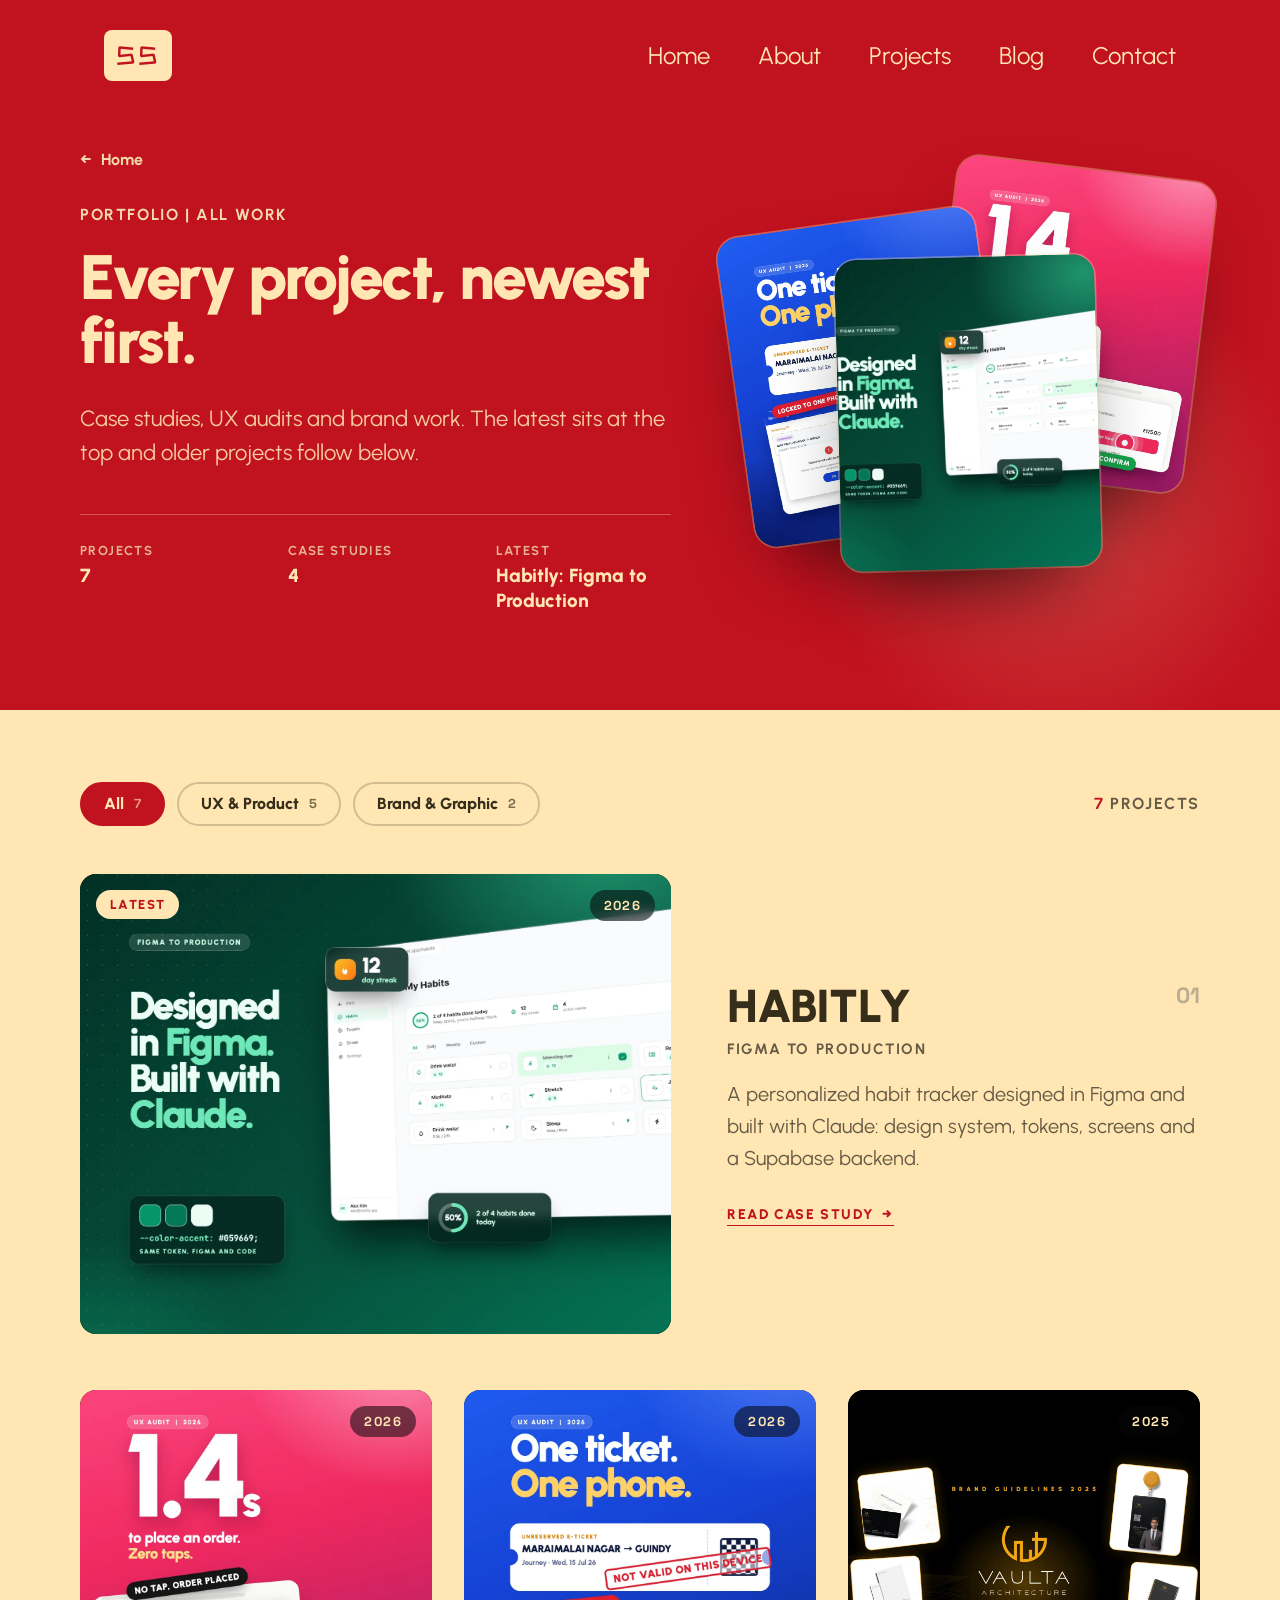
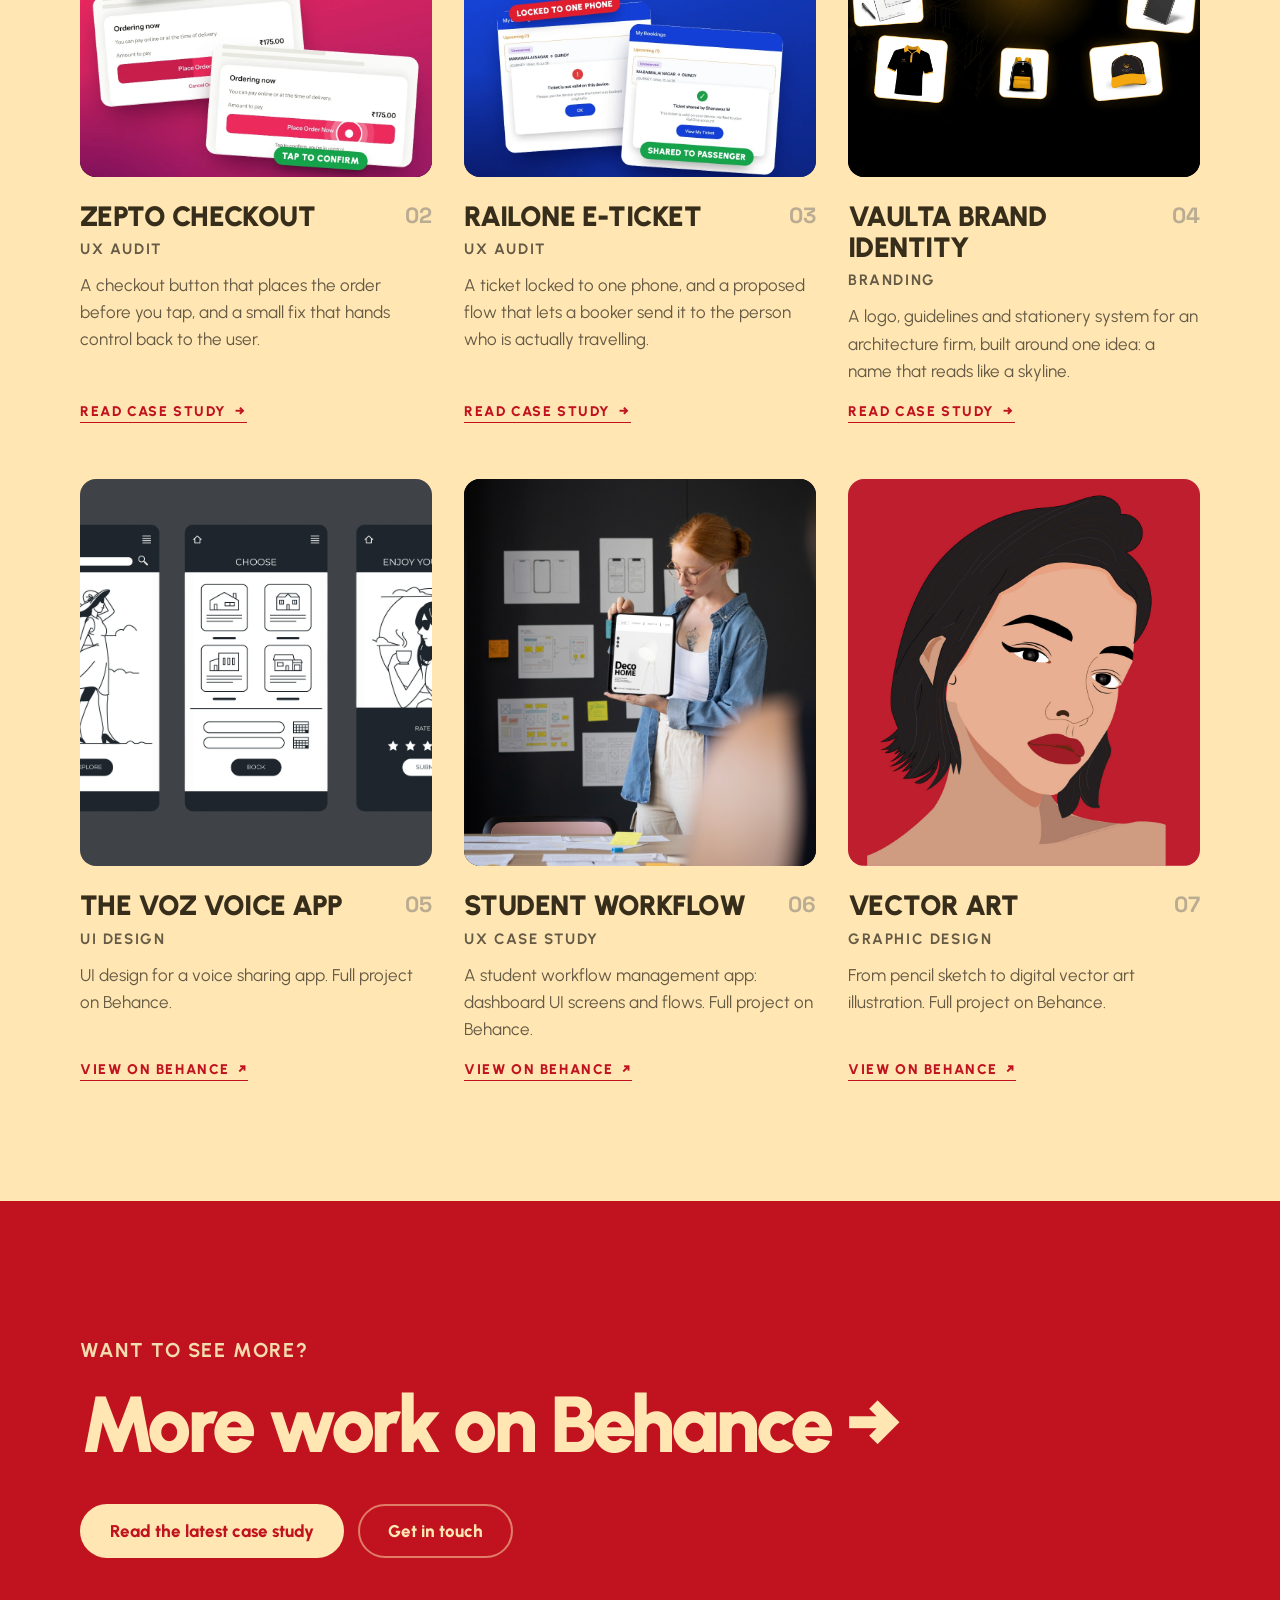
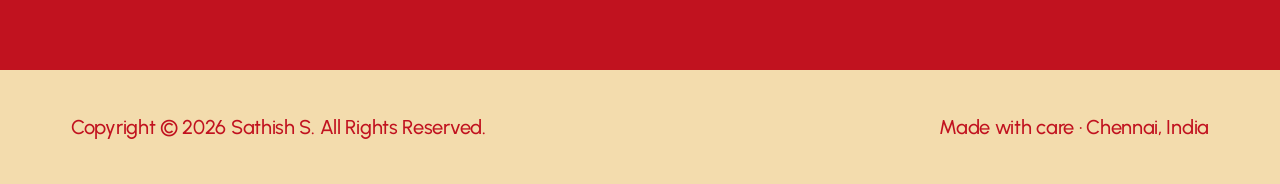
<file: portfolio.html>
<!DOCTYPE html>
<html lang="en">
<head>
  <meta charset="UTF-8" />
  <meta name="viewport" content="width=device-width, initial-scale=1.0" />
  <title>Portfolio: UX/UI Case Studies &amp; Brand Work | Sathish S</title>
  <meta name="description" content="All work by Sathish Sachithanandam, UX/UI designer in Chennai: 4 on-site case studies plus UI, branding and graphic design projects, newest first." />
  <meta name="author" content="Sathish Sachithanandam" />
  <meta name="robots" content="index, follow" />
  <link rel="canonical" href="https://www.uxbysathish.com/portfolio.html" />
  <meta property="og:locale" content="en_IN" />
  <meta property="og:type" content="website" />
  <meta property="og:title" content="Portfolio: UX/UI Case Studies &amp; Brand Work | Sathish S" />
  <meta property="og:description" content="All work by Sathish Sachithanandam, UX/UI designer in Chennai: 4 on-site case studies plus UI, branding and graphic design projects, newest first." />
  <meta property="og:url" content="https://www.uxbysathish.com/portfolio.html" />
  <meta property="og:image" content="https://www.uxbysathish.com/assets/case-studies/habitly/og.jpg" />
  <meta property="og:site_name" content="Sathish Sachithanandam, Portfolio" />
  <meta name="twitter:card" content="summary_large_image" />
  <meta name="twitter:title" content="Portfolio: UX/UI Case Studies &amp; Brand Work | Sathish S" />
  <meta name="twitter:description" content="All work by Sathish Sachithanandam, UX/UI designer in Chennai: 4 on-site case studies plus UI, branding and graphic design projects, newest first." />
  <meta name="twitter:image" content="https://www.uxbysathish.com/assets/case-studies/habitly/og.jpg" />
  <meta name="twitter:site" content="@im_super18" />
  <link rel="icon" href="/favicon.ico" sizes="any" />
  <link rel="icon" type="image/png" sizes="512x512" href="assets/images/favicon-avatar.png" />
  <link rel="apple-touch-icon" sizes="180x180" href="assets/images/favicon-avatar.png" />
  <link rel="preconnect" href="https://fonts.googleapis.com" />
  <link rel="preconnect" href="https://fonts.gstatic.com" crossorigin />
  <link href="https://fonts.googleapis.com/css2?family=Urbanist:ital,wght@0,300;0,400;0,500;0,600;0,700;0,800;0,900;1,400;1,600&family=Oswald:wght@400;700&family=Space+Grotesk:wght@500;700&family=Epilogue:wght@900&family=ZCOOL+KuaiLe&display=swap" rel="stylesheet" />
  <link rel="stylesheet" href="style.css?v=115" />
  <link rel="stylesheet" href="case-study.css?v=5" />
  <link rel="stylesheet" href="portfolio.css?v=1" />
  <script type="application/ld+json">[{"@context":"https://schema.org","@type":"CollectionPage","name":"Portfolio: UX/UI Case Studies & Brand Work | Sathish S","description":"All work by Sathish Sachithanandam, UX/UI designer in Chennai: 4 on-site case studies plus UI, branding and graphic design projects, newest first.","url":"https://www.uxbysathish.com/portfolio.html","inLanguage":"en","author":{"@type":"Person","name":"Sathish Sachithanandam","url":"https://www.uxbysathish.com"},"isPartOf":{"@type":"WebSite","name":"Sathish Sachithanandam Portfolio","url":"https://www.uxbysathish.com"},"mainEntity":{"@type":"ItemList","itemListElement":[{"@type":"ListItem","position":1,"name":"Habitly: Figma to Production","url":"https://www.uxbysathish.com/case-studies/habitly.html"},{"@type":"ListItem","position":2,"name":"Zepto Checkout UX Audit","url":"https://www.uxbysathish.com/case-studies/zepto.html"},{"@type":"ListItem","position":3,"name":"RailOne E-Ticket UX Audit","url":"https://www.uxbysathish.com/case-studies/railone.html"},{"@type":"ListItem","position":4,"name":"Vaulta Brand Identity","url":"https://www.uxbysathish.com/case-studies/vaulta.html"},{"@type":"ListItem","position":5,"name":"THE VOZ VOICE APP","url":"https://www.behance.net/gallery/144832357/The-Voz-Voice-Sharing-App"},{"@type":"ListItem","position":6,"name":"STUDENT WORKFLOW","url":"https://www.behance.net/gallery/137708693/Student-Work-Flow-Management"},{"@type":"ListItem","position":7,"name":"VECTOR ART","url":"https://www.behance.net/gallery/128060379/Pencil-Sketch-To-Digital-Art"}]}},{"@context":"https://schema.org","@type":"BreadcrumbList","itemListElement":[{"@type":"ListItem","position":1,"name":"Home","item":"https://www.uxbysathish.com/"},{"@type":"ListItem","position":2,"name":"Portfolio","item":"https://www.uxbysathish.com/portfolio.html"}]}]</script>
  <script type="text/javascript">
      (function(c,l,a,r,i,t,y){
          c[a]=c[a]||function(){(c[a].q=c[a].q||[]).push(arguments)};
          t=l.createElement(r);t.async=1;t.src="https://www.clarity.ms/tag/"+i;
          y=l.getElementsByTagName(r)[0];y.parentNode.insertBefore(t,y);
      })(window, document, "clarity", "script", "xpxjy56sfj");
  </script>
</head>
<body class="cs-page pf-page">
  <a class="skip-to-main" href="#main">Skip to main content</a>
  <nav class="navbar">
      <div class="navbar-inner">
        <a class="logo" href="index.html" aria-label="Sathish S, Home">SS</a>
        <button class="hamburger" aria-label="Menu" aria-expanded="false">
          <span></span><span></span><span></span>
        </button>
        <ul class="nav-links">
          <li><a href="index.html#home">Home</a></li>
          <li><a href="index.html#about">About</a></li>
          <li><a href="portfolio.html" aria-current="page">Projects</a></li>
          <li><a href="index.html#blog">Blog</a></li>
          <li><a href="index.html#contact">Contact</a></li>
        </ul>
      </div>
    </nav>
  <main id="main">
    <header class="cs-hero">
      <div class="cs-wrap">
        <div class="cs-hero-grid">
          <div class="cs-hero-copy">
            <a class="cs-back" href="index.html"><span aria-hidden="true">&larr;</span> Home</a>
            <p class="cs-eyebrow">PORTFOLIO | ALL WORK</p>
            <h1 class="cs-title">Every project, newest first.</h1>
            <p class="cs-lede">Case studies, UX audits and brand work. The latest sits at the top and older projects follow below.</p>
            <dl class="cs-meta">
              <div><dt>Projects</dt><dd>7</dd></div>
              <div><dt>Case studies</dt><dd>4</dd></div>
              <div><dt>Latest</dt><dd>Habitly: Figma to Production</dd></div>
            </dl>
          </div>
          <div class="pf-fan" aria-hidden="false"><img class="f1" src="assets/images/proj-habitly.webp" alt="Habitly case study cover: designed in Figma, built with Claude, shown beside a tilted Habitly app window" /><img class="f2" src="assets/images/proj-zepto.webp" alt="" aria-hidden="true" /><img class="f3" src="assets/images/proj-railone.webp" alt="" aria-hidden="true" /></div>
        </div>
      </div>
    </header>

    <section class="pf-sec">
      <div class="cs-wrap">
        <div class="pf-bar">
          <div class="pf-chips" role="group" aria-label="Filter projects">
          <button class="pf-chip" type="button" data-filter="all" aria-pressed="true">All <span>7</span></button>
          <button class="pf-chip" type="button" data-filter="ux" aria-pressed="false">UX &amp; Product <span>5</span></button>
          <button class="pf-chip" type="button" data-filter="brand" aria-pressed="false">Brand &amp; Graphic <span>2</span></button>
          </div>
          <p class="pf-count" aria-live="polite"><b id="pf-n">7</b> projects</p>
        </div>
        <div class="pf-grid" id="pf-grid">
        <article class="pf-card pf-featured" data-cat="ux">
          <a class="pf-link" href="case-studies/habitly.html">
            <div class="pf-img proj-dark">
              <img src="assets/images/proj-habitly.webp" alt="Habitly case study cover: designed in Figma, built with Claude, shown beside a tilted Habitly app window" loading="eager" />
              <span class="pf-badge">LATEST</span><span class="pf-year">2026</span>
            </div>
            <div class="pf-body">
              <div class="pf-top">
                <div>
                  <h2 class="pf-name">HABITLY</h2>
                  <p class="pf-type">FIGMA TO PRODUCTION</p>
                </div>
                <span class="pf-num">01</span>
              </div>
              <p class="pf-sum">A personalized habit tracker designed in Figma and built with Claude: design system, tokens, screens and a Supabase backend.</p>
              <span class="pf-cta">READ CASE STUDY <span aria-hidden="true">&rarr;</span></span>
            </div>
          </a>
        </article>

        <article class="pf-card" data-cat="ux">
          <a class="pf-link" href="case-studies/zepto.html">
            <div class="pf-img proj-dark">
              <img src="assets/images/proj-zepto.webp" alt="Zepto checkout UX audit cover: 1.4 seconds to place an order, zero taps" loading="eager" />
              <span class="pf-year">2026</span>
            </div>
            <div class="pf-body">
              <div class="pf-top">
                <div>
                  <h2 class="pf-name">ZEPTO CHECKOUT</h2>
                  <p class="pf-type">UX AUDIT</p>
                </div>
                <span class="pf-num">02</span>
              </div>
              <p class="pf-sum">A checkout button that places the order before you tap, and a small fix that hands control back to the user.</p>
              <span class="pf-cta">READ CASE STUDY <span aria-hidden="true">&rarr;</span></span>
            </div>
          </a>
        </article>

        <article class="pf-card" data-cat="ux">
          <a class="pf-link" href="case-studies/railone.html">
            <div class="pf-img proj-dark-gray">
              <img src="assets/images/proj-railone.webp" alt="RailOne e-ticket UX audit cover: one ticket, one phone, with a ticket stamped not valid on this device" loading="eager" />
              <span class="pf-year">2026</span>
            </div>
            <div class="pf-body">
              <div class="pf-top">
                <div>
                  <h2 class="pf-name">RAILONE E-TICKET</h2>
                  <p class="pf-type">UX AUDIT</p>
                </div>
                <span class="pf-num">03</span>
              </div>
              <p class="pf-sum">A ticket locked to one phone, and a proposed flow that lets a booker send it to the person who is actually travelling.</p>
              <span class="pf-cta">READ CASE STUDY <span aria-hidden="true">&rarr;</span></span>
            </div>
          </a>
        </article>

        <article class="pf-card" data-cat="brand">
          <a class="pf-link" href="case-studies/vaulta.html">
            <div class="pf-img proj-dark">
              <img src="assets/images/proj-vaulta.webp" alt="Vaulta Architecture brand identity cover: the logo surrounded by business card, ID, letterhead, notebook, polo, cap and backpack" loading="lazy" />
              <span class="pf-year">2025</span>
            </div>
            <div class="pf-body">
              <div class="pf-top">
                <div>
                  <h2 class="pf-name">VAULTA BRAND IDENTITY</h2>
                  <p class="pf-type">BRANDING</p>
                </div>
                <span class="pf-num">04</span>
              </div>
              <p class="pf-sum">A logo, guidelines and stationery system for an architecture firm, built around one idea: a name that reads like a skyline.</p>
              <span class="pf-cta">READ CASE STUDY <span aria-hidden="true">&rarr;</span></span>
            </div>
          </a>
        </article>

        <article class="pf-card" data-cat="ux">
          <a class="pf-link" href="https://www.behance.net/gallery/144832357/The-Voz-Voice-Sharing-App" target="_blank" rel="noopener noreferrer">
            <div class="pf-img proj-dark-gray">
              <img src="assets/images/proj-ui-portfolio.jpg" alt="The Voz voice sharing app, UI design screens" loading="lazy" />
              
            </div>
            <div class="pf-body">
              <div class="pf-top">
                <div>
                  <h2 class="pf-name">THE VOZ VOICE APP</h2>
                  <p class="pf-type">UI DESIGN</p>
                </div>
                <span class="pf-num">05</span>
              </div>
              <p class="pf-sum">UI design for a voice sharing app. Full project on Behance.</p>
              <span class="pf-cta">VIEW ON BEHANCE <span aria-hidden="true">&#8599;</span></span>
            </div>
          </a>
        </article>

        <article class="pf-card" data-cat="ux">
          <a class="pf-link" href="https://www.behance.net/gallery/137708693/Student-Work-Flow-Management" target="_blank" rel="noopener noreferrer">
            <div class="pf-img proj-dark">
              <img src="assets/images/proj-student-workflow.jpg" alt="Student workflow management app, dashboard UI screens" loading="lazy" />
              
            </div>
            <div class="pf-body">
              <div class="pf-top">
                <div>
                  <h2 class="pf-name">STUDENT WORKFLOW</h2>
                  <p class="pf-type">UX CASE STUDY</p>
                </div>
                <span class="pf-num">06</span>
              </div>
              <p class="pf-sum">A student workflow management app: dashboard UI screens and flows. Full project on Behance.</p>
              <span class="pf-cta">VIEW ON BEHANCE <span aria-hidden="true">&#8599;</span></span>
            </div>
          </a>
        </article>

        <article class="pf-card" data-cat="brand">
          <a class="pf-link" href="https://www.behance.net/gallery/128060379/Pencil-Sketch-To-Digital-Art" target="_blank" rel="noopener noreferrer">
            <div class="pf-img proj-warm">
              <img src="assets/images/proj-vector-art.jpg" alt="Pencil sketch to digital vector art illustration" loading="lazy" />
              
            </div>
            <div class="pf-body">
              <div class="pf-top">
                <div>
                  <h2 class="pf-name">VECTOR ART</h2>
                  <p class="pf-type">GRAPHIC DESIGN</p>
                </div>
                <span class="pf-num">07</span>
              </div>
              <p class="pf-sum">From pencil sketch to digital vector art illustration. Full project on Behance.</p>
              <span class="pf-cta">VIEW ON BEHANCE <span aria-hidden="true">&#8599;</span></span>
            </div>
          </a>
        </article>
        </div>
      </div>
    </section>

    <section class="cs-next">
      <div class="cs-wrap">
        <p class="cs-kicker cs-rv">WANT TO SEE MORE?</p>
        <a class="big cs-rv" href="https://www.behance.net/sathishsachida" target="_blank" rel="noopener noreferrer">More work on Behance <span aria-hidden="true">&rarr;</span></a>
        <div class="links cs-rv">
          <a class="cs-btn" href="case-studies/habitly.html">Read the latest case study</a>
          <a class="cs-btn ghost" href="index.html#contact">Get in touch</a>
        </div>
      </div>
    </section>
  </main>
  <footer class="footer">
    <span>Copyright &copy; 2026 Sathish S. All Rights Reserved.</span>
    <span>Made with care &middot; Chennai, India</span>
  </footer>
  <script src="case-study.js?v=2"></script>
  <script src="portfolio.js"></script>
</body>
</html>
</file>
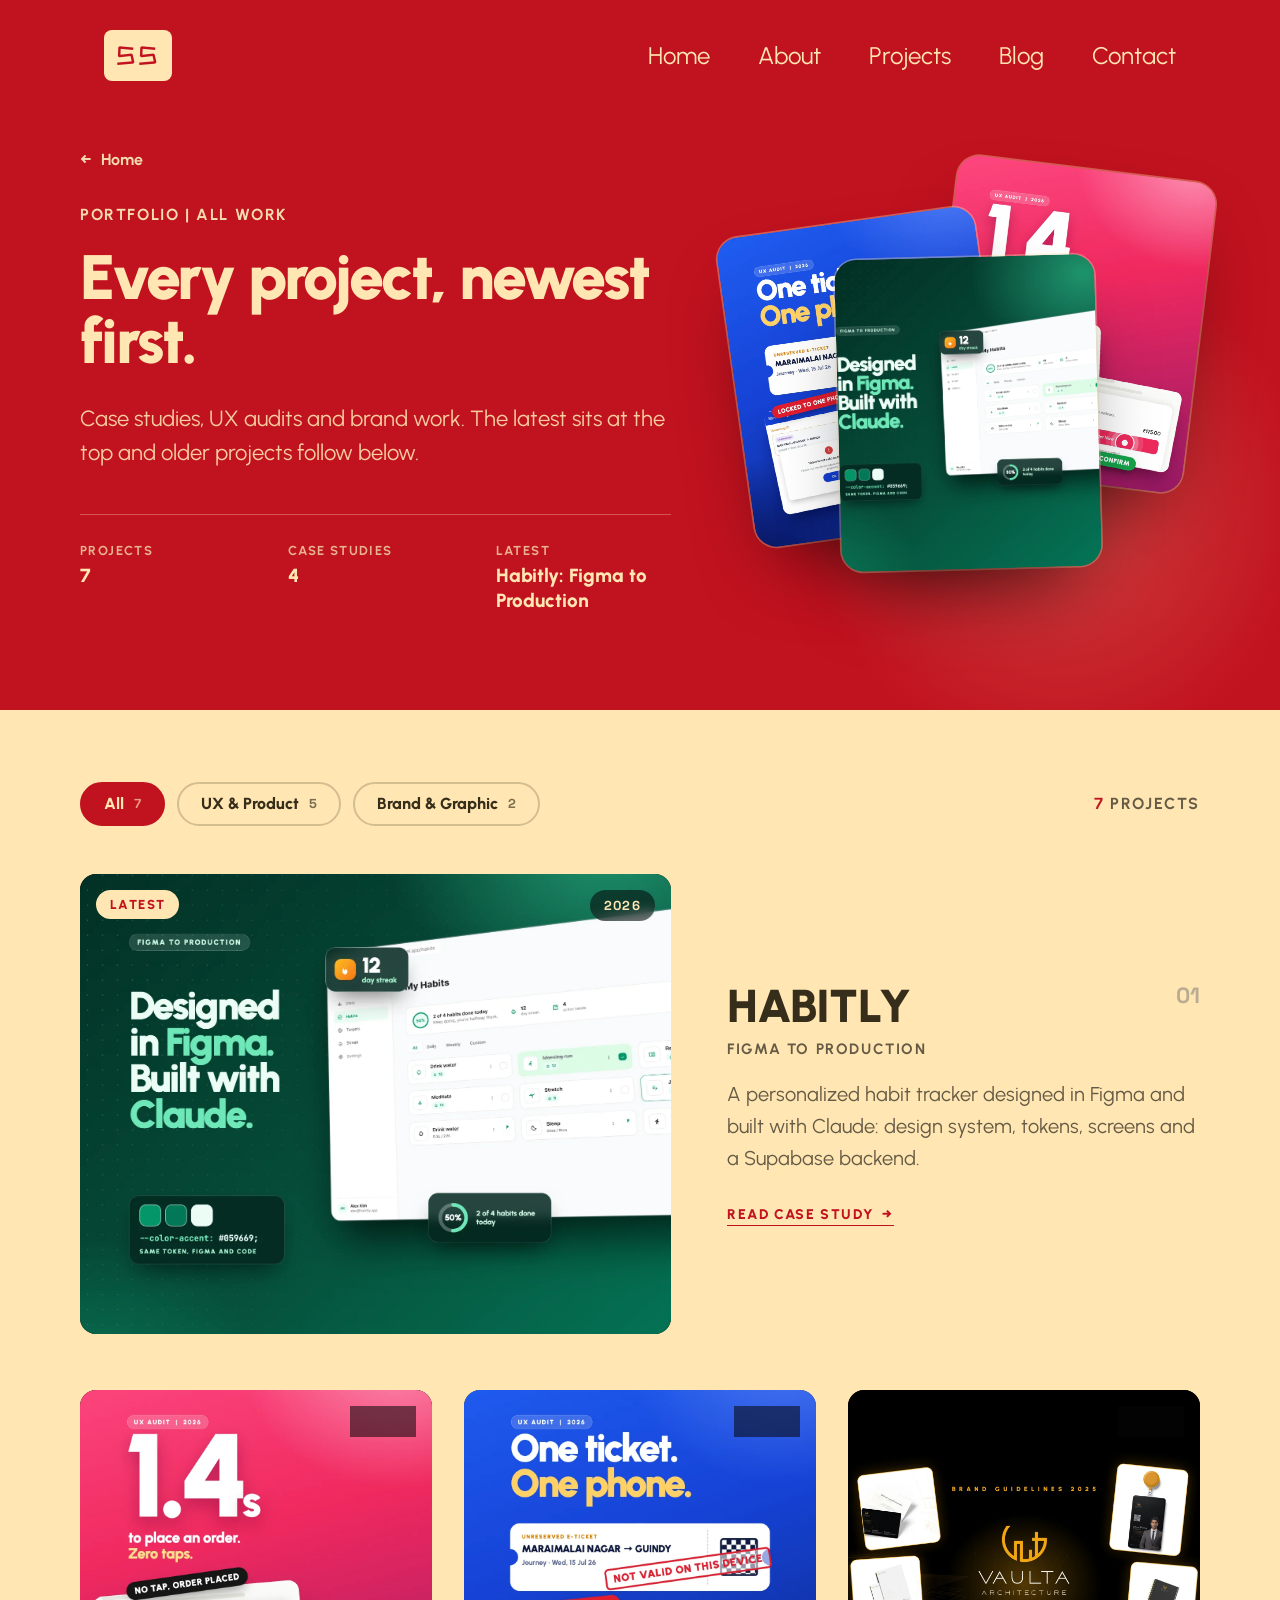
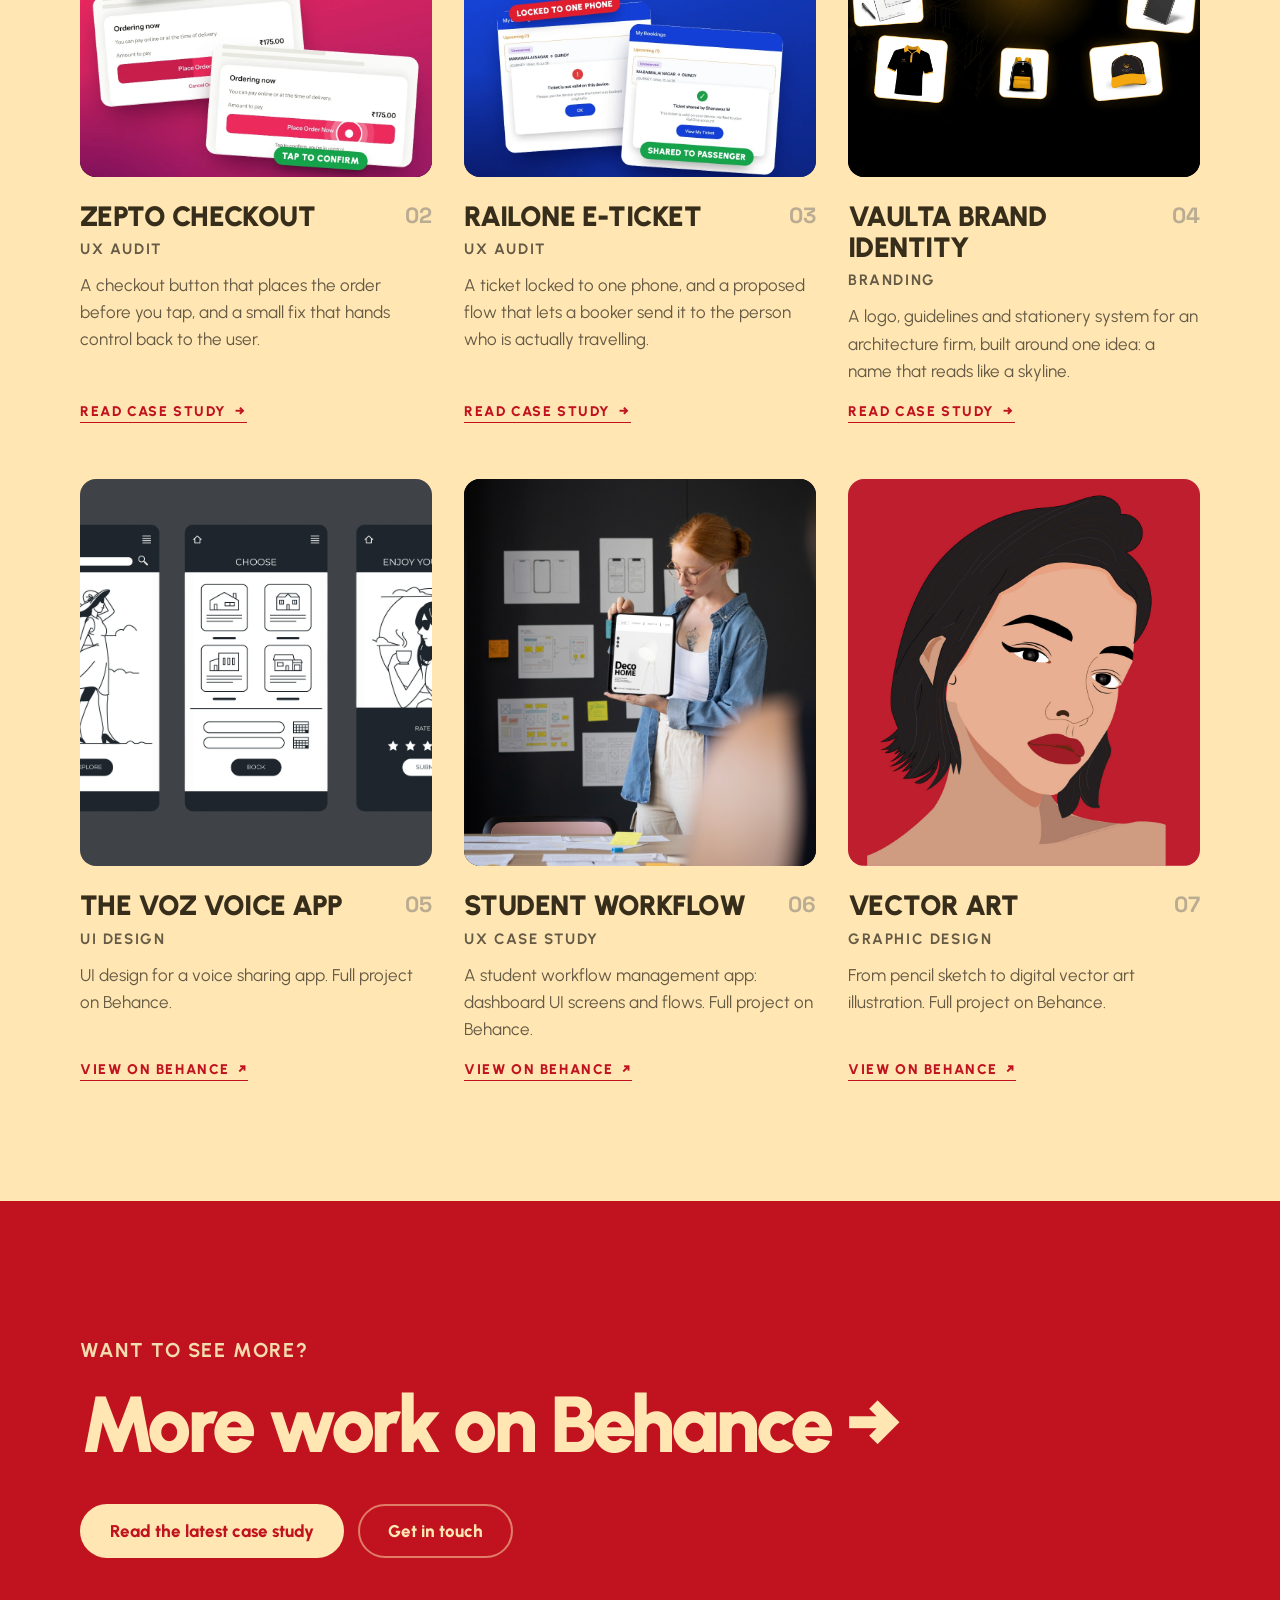
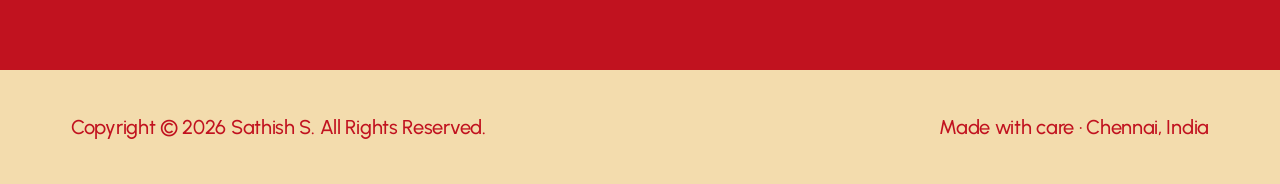
<file: projects.html>
<!DOCTYPE html>
<html lang="en">
<head>
  <meta charset="UTF-8" />
  <meta name="viewport" content="width=device-width, initial-scale=1.0" />
  <title>Portfolio: UX/UI Case Studies &amp; Brand Work | Sathish S</title>
  <meta name="description" content="All work by Sathish Sachithanandam, UX/UI designer in Chennai: 4 on-site case studies plus UI, branding and graphic design projects, newest first." />
  <meta name="author" content="Sathish Sachithanandam" />
  <meta name="robots" content="index, follow" />
  <link rel="canonical" href="https://www.uxbysathish.com/projects" />
  <meta property="og:locale" content="en_IN" />
  <meta property="og:type" content="website" />
  <meta property="og:title" content="Portfolio: UX/UI Case Studies &amp; Brand Work | Sathish S" />
  <meta property="og:description" content="All work by Sathish Sachithanandam, UX/UI designer in Chennai: 4 on-site case studies plus UI, branding and graphic design projects, newest first." />
  <meta property="og:url" content="https://www.uxbysathish.com/projects" />
  <meta property="og:image" content="https://www.uxbysathish.com/assets/images/og-projects.jpg?v=2" />
  <meta property="og:image:width" content="1200" />
  <meta property="og:image:height" content="630" />
  <meta property="og:image:alt" content="Projects by Sathish Sachithanandam: Habitly, Zepto, RailOne and Vaulta" />
  <meta property="og:site_name" content="Sathish Sachithanandam, Portfolio" />
  <meta name="twitter:card" content="summary_large_image" />
  <meta name="twitter:title" content="Portfolio: UX/UI Case Studies &amp; Brand Work | Sathish S" />
  <meta name="twitter:description" content="All work by Sathish Sachithanandam, UX/UI designer in Chennai: 4 on-site case studies plus UI, branding and graphic design projects, newest first." />
  <meta name="twitter:image" content="https://www.uxbysathish.com/assets/images/og-projects.jpg?v=2" />
  <meta name="twitter:image:alt" content="Projects by Sathish Sachithanandam: Habitly, Zepto, RailOne and Vaulta" />
  <meta name="twitter:site" content="@im_super18" />
  <link rel="icon" href="/favicon.ico" sizes="any" />
  <link rel="icon" type="image/png" sizes="512x512" href="/assets/images/favicon-avatar.png" />
  <link rel="apple-touch-icon" sizes="180x180" href="/assets/images/favicon-avatar.png" />
  <link rel="preconnect" href="https://fonts.googleapis.com" />
  <link rel="preconnect" href="https://fonts.gstatic.com" crossorigin />
  <link href="https://fonts.googleapis.com/css2?family=Urbanist:ital,wght@0,300;0,400;0,500;0,600;0,700;0,800;0,900;1,400;1,600&family=Oswald:wght@400;700&family=Space+Grotesk:wght@500;700&family=Epilogue:wght@900&family=ZCOOL+KuaiLe&display=swap" rel="stylesheet" />
  <link rel="stylesheet" href="/style.css?v=115" />
  <link rel="stylesheet" href="/case-study.css?v=6" />
  <link rel="stylesheet" href="/portfolio.css?v=1" />
  <script type="application/ld+json">[{"@context":"https://schema.org","@type":"CollectionPage","name":"Portfolio: UX/UI Case Studies & Brand Work | Sathish S","description":"All work by Sathish Sachithanandam, UX/UI designer in Chennai: 4 on-site case studies plus UI, branding and graphic design projects, newest first.","url":"https://www.uxbysathish.com/projects","inLanguage":"en","author":{"@type":"Person","name":"Sathish Sachithanandam","url":"https://www.uxbysathish.com"},"isPartOf":{"@type":"WebSite","name":"Sathish Sachithanandam Portfolio","url":"https://www.uxbysathish.com"},"mainEntity":{"@type":"ItemList","itemListElement":[{"@type":"ListItem","position":1,"name":"Habitly: Figma to Production","url":"https://www.uxbysathish.com/projects/habitly"},{"@type":"ListItem","position":2,"name":"Zepto Checkout UX Audit","url":"https://www.uxbysathish.com/projects/zepto"},{"@type":"ListItem","position":3,"name":"RailOne E-Ticket UX Audit","url":"https://www.uxbysathish.com/projects/railone"},{"@type":"ListItem","position":4,"name":"Vaulta Brand Identity","url":"https://www.uxbysathish.com/projects/vaulta"},{"@type":"ListItem","position":5,"name":"THE VOZ VOICE APP","url":"https://www.behance.net/gallery/144832357/The-Voz-Voice-Sharing-App"},{"@type":"ListItem","position":6,"name":"STUDENT WORKFLOW","url":"https://www.behance.net/gallery/137708693/Student-Work-Flow-Management"},{"@type":"ListItem","position":7,"name":"VECTOR ART","url":"https://www.behance.net/gallery/128060379/Pencil-Sketch-To-Digital-Art"}]}},{"@context":"https://schema.org","@type":"BreadcrumbList","itemListElement":[{"@type":"ListItem","position":1,"name":"Home","item":"https://www.uxbysathish.com/"},{"@type":"ListItem","position":2,"name":"Projects","item":"https://www.uxbysathish.com/projects"}]}]</script>
  <script type="text/javascript">
      (function(c,l,a,r,i,t,y){
          c[a]=c[a]||function(){(c[a].q=c[a].q||[]).push(arguments)};
          t=l.createElement(r);t.async=1;t.src="https://www.clarity.ms/tag/"+i;
          y=l.getElementsByTagName(r)[0];y.parentNode.insertBefore(t,y);
      })(window, document, "clarity", "script", "xpxjy56sfj");
  </script>
</head>
<body class="cs-page pf-page">
  <a class="skip-to-main" href="#main">Skip to main content</a>
  <nav class="navbar">
      <div class="navbar-inner">
        <a class="logo" href="/" aria-label="Sathish S, Home">SS</a>
        <button class="hamburger" aria-label="Menu" aria-expanded="false">
          <span></span><span></span><span></span>
        </button>
        <ul class="nav-links">
          <li><a href="/">Home</a></li>
          <li><a href="/#about">About</a></li>
          <li><a href="/projects" aria-current="page">Projects</a></li>
          <li><a href="/#blog">Blog</a></li>
          <li><a href="/#contact">Contact</a></li>
        </ul>
      </div>
    </nav>
  <main id="main">
    <header class="cs-hero">
      <div class="cs-wrap">
        <div class="cs-hero-grid">
          <div class="cs-hero-copy">
            <a class="cs-back" href="/"><span aria-hidden="true">&larr;</span> Home</a>
            <p class="cs-eyebrow">PORTFOLIO | ALL WORK</p>
            <h1 class="cs-title">Every project, newest first.</h1>
            <p class="cs-lede">Case studies, UX audits and brand work. The latest sits at the top and older projects follow below.</p>
            <dl class="cs-meta">
              <div><dt>Projects</dt><dd>7</dd></div>
              <div><dt>Case studies</dt><dd>4</dd></div>
              <div><dt>Latest</dt><dd>Habitly: Figma to Production</dd></div>
            </dl>
          </div>
          <div class="pf-fan" aria-hidden="false"><img class="f1" src="/assets/images/proj-habitly.webp" alt="Habitly case study cover: designed in Figma, built with Claude, shown beside a tilted Habitly app window" /><img class="f2" src="/assets/images/proj-zepto.webp" alt="" aria-hidden="true" /><img class="f3" src="/assets/images/proj-railone.webp" alt="" aria-hidden="true" /></div>
        </div>
      </div>
    </header>

    <section class="pf-sec">
      <div class="cs-wrap">
        <div class="pf-bar">
          <div class="pf-chips" role="group" aria-label="Filter projects">
          <button class="pf-chip" type="button" data-filter="all" aria-pressed="true">All <span>7</span></button>
          <button class="pf-chip" type="button" data-filter="ux" aria-pressed="false">UX &amp; Product <span>5</span></button>
          <button class="pf-chip" type="button" data-filter="brand" aria-pressed="false">Brand &amp; Graphic <span>2</span></button>
          </div>
          <p class="pf-count" aria-live="polite"><b id="pf-n">7</b> projects</p>
        </div>
        <div class="pf-grid" id="pf-grid">
        <article class="pf-card pf-featured" data-cat="ux">
          <a class="pf-link" href="/projects/habitly">
            <div class="pf-img proj-dark">
              <img src="/assets/images/proj-habitly.webp" alt="Habitly case study cover: designed in Figma, built with Claude, shown beside a tilted Habitly app window" loading="eager" />
              <span class="pf-badge">LATEST</span><span class="pf-year">2026</span>
            </div>
            <div class="pf-body">
              <div class="pf-top">
                <div>
                  <h2 class="pf-name">HABITLY</h2>
                  <p class="pf-type">FIGMA TO PRODUCTION</p>
                </div>
                <span class="pf-num">01</span>
              </div>
              <p class="pf-sum">A personalized habit tracker designed in Figma and built with Claude: design system, tokens, screens and a Supabase backend.</p>
              <span class="pf-cta">READ CASE STUDY <span aria-hidden="true">&rarr;</span></span>
            </div>
          </a>
        </article>

        <article class="pf-card" data-cat="ux">
          <a class="pf-link" href="/projects/zepto">
            <div class="pf-img proj-dark">
              <img src="/assets/images/proj-zepto.webp" alt="Zepto checkout UX audit cover: 1.4 seconds to place an order, zero taps" loading="eager" />
              <span class="pf-year">2026</span>
            </div>
            <div class="pf-body">
              <div class="pf-top">
                <div>
                  <h2 class="pf-name">ZEPTO CHECKOUT</h2>
                  <p class="pf-type">UX AUDIT</p>
                </div>
                <span class="pf-num">02</span>
              </div>
              <p class="pf-sum">A checkout button that places the order before you tap, and a small fix that hands control back to the user.</p>
              <span class="pf-cta">READ CASE STUDY <span aria-hidden="true">&rarr;</span></span>
            </div>
          </a>
        </article>

        <article class="pf-card" data-cat="ux">
          <a class="pf-link" href="/projects/railone">
            <div class="pf-img proj-dark-gray">
              <img src="/assets/images/proj-railone.webp" alt="RailOne e-ticket UX audit cover: one ticket, one phone, with a ticket stamped not valid on this device" loading="eager" />
              <span class="pf-year">2026</span>
            </div>
            <div class="pf-body">
              <div class="pf-top">
                <div>
                  <h2 class="pf-name">RAILONE E-TICKET</h2>
                  <p class="pf-type">UX AUDIT</p>
                </div>
                <span class="pf-num">03</span>
              </div>
              <p class="pf-sum">A ticket locked to one phone, and a proposed flow that lets a booker send it to the person who is actually travelling.</p>
              <span class="pf-cta">READ CASE STUDY <span aria-hidden="true">&rarr;</span></span>
            </div>
          </a>
        </article>

        <article class="pf-card" data-cat="brand">
          <a class="pf-link" href="/projects/vaulta">
            <div class="pf-img proj-dark">
              <img src="/assets/images/proj-vaulta.webp" alt="Vaulta Architecture brand identity cover: the logo surrounded by business card, ID, letterhead, notebook, polo, cap and backpack" loading="lazy" />
              <span class="pf-year">2025</span>
            </div>
            <div class="pf-body">
              <div class="pf-top">
                <div>
                  <h2 class="pf-name">VAULTA BRAND IDENTITY</h2>
                  <p class="pf-type">BRANDING</p>
                </div>
                <span class="pf-num">04</span>
              </div>
              <p class="pf-sum">A logo, guidelines and stationery system for an architecture firm, built around one idea: a name that reads like a skyline.</p>
              <span class="pf-cta">READ CASE STUDY <span aria-hidden="true">&rarr;</span></span>
            </div>
          </a>
        </article>

        <article class="pf-card" data-cat="ux">
          <a class="pf-link" href="https://www.behance.net/gallery/144832357/The-Voz-Voice-Sharing-App" target="_blank" rel="noopener noreferrer">
            <div class="pf-img proj-dark-gray">
              <img src="/assets/images/proj-ui-portfolio.jpg" alt="The Voz voice sharing app, UI design screens" loading="lazy" />
              
            </div>
            <div class="pf-body">
              <div class="pf-top">
                <div>
                  <h2 class="pf-name">THE VOZ VOICE APP</h2>
                  <p class="pf-type">UI DESIGN</p>
                </div>
                <span class="pf-num">05</span>
              </div>
              <p class="pf-sum">UI design for a voice sharing app. Full project on Behance.</p>
              <span class="pf-cta">VIEW ON BEHANCE <span aria-hidden="true">&#8599;</span></span>
            </div>
          </a>
        </article>

        <article class="pf-card" data-cat="ux">
          <a class="pf-link" href="https://www.behance.net/gallery/137708693/Student-Work-Flow-Management" target="_blank" rel="noopener noreferrer">
            <div class="pf-img proj-dark">
              <img src="/assets/images/proj-student-workflow.jpg" alt="Student workflow management app, dashboard UI screens" loading="lazy" />
              
            </div>
            <div class="pf-body">
              <div class="pf-top">
                <div>
                  <h2 class="pf-name">STUDENT WORKFLOW</h2>
                  <p class="pf-type">UX CASE STUDY</p>
                </div>
                <span class="pf-num">06</span>
              </div>
              <p class="pf-sum">A student workflow management app: dashboard UI screens and flows. Full project on Behance.</p>
              <span class="pf-cta">VIEW ON BEHANCE <span aria-hidden="true">&#8599;</span></span>
            </div>
          </a>
        </article>

        <article class="pf-card" data-cat="brand">
          <a class="pf-link" href="https://www.behance.net/gallery/128060379/Pencil-Sketch-To-Digital-Art" target="_blank" rel="noopener noreferrer">
            <div class="pf-img proj-warm">
              <img src="/assets/images/proj-vector-art.jpg" alt="Pencil sketch to digital vector art illustration" loading="lazy" />
              
            </div>
            <div class="pf-body">
              <div class="pf-top">
                <div>
                  <h2 class="pf-name">VECTOR ART</h2>
                  <p class="pf-type">GRAPHIC DESIGN</p>
                </div>
                <span class="pf-num">07</span>
              </div>
              <p class="pf-sum">From pencil sketch to digital vector art illustration. Full project on Behance.</p>
              <span class="pf-cta">VIEW ON BEHANCE <span aria-hidden="true">&#8599;</span></span>
            </div>
          </a>
        </article>
        </div>
      </div>
    </section>

    <section class="cs-next">
      <div class="cs-wrap">
        <p class="cs-kicker cs-rv">WANT TO SEE MORE?</p>
        <a class="big cs-rv" href="https://www.behance.net/sathishsachida" target="_blank" rel="noopener noreferrer">More work on Behance <span aria-hidden="true">&rarr;</span></a>
        <div class="links cs-rv">
          <a class="cs-btn" href="/projects/habitly">Read the latest case study</a>
          <a class="cs-btn ghost" href="/#contact">Get in touch</a>
        </div>
      </div>
    </section>
  </main>
  <footer class="footer">
    <span>Copyright &copy; 2026 Sathish S. All Rights Reserved.</span>
    <span>Made with care &middot; Chennai, India</span>
  </footer>
  <script src="/case-study.js?v=2"></script>
  <script src="/portfolio.js"></script>
</body>
</html>
</file>
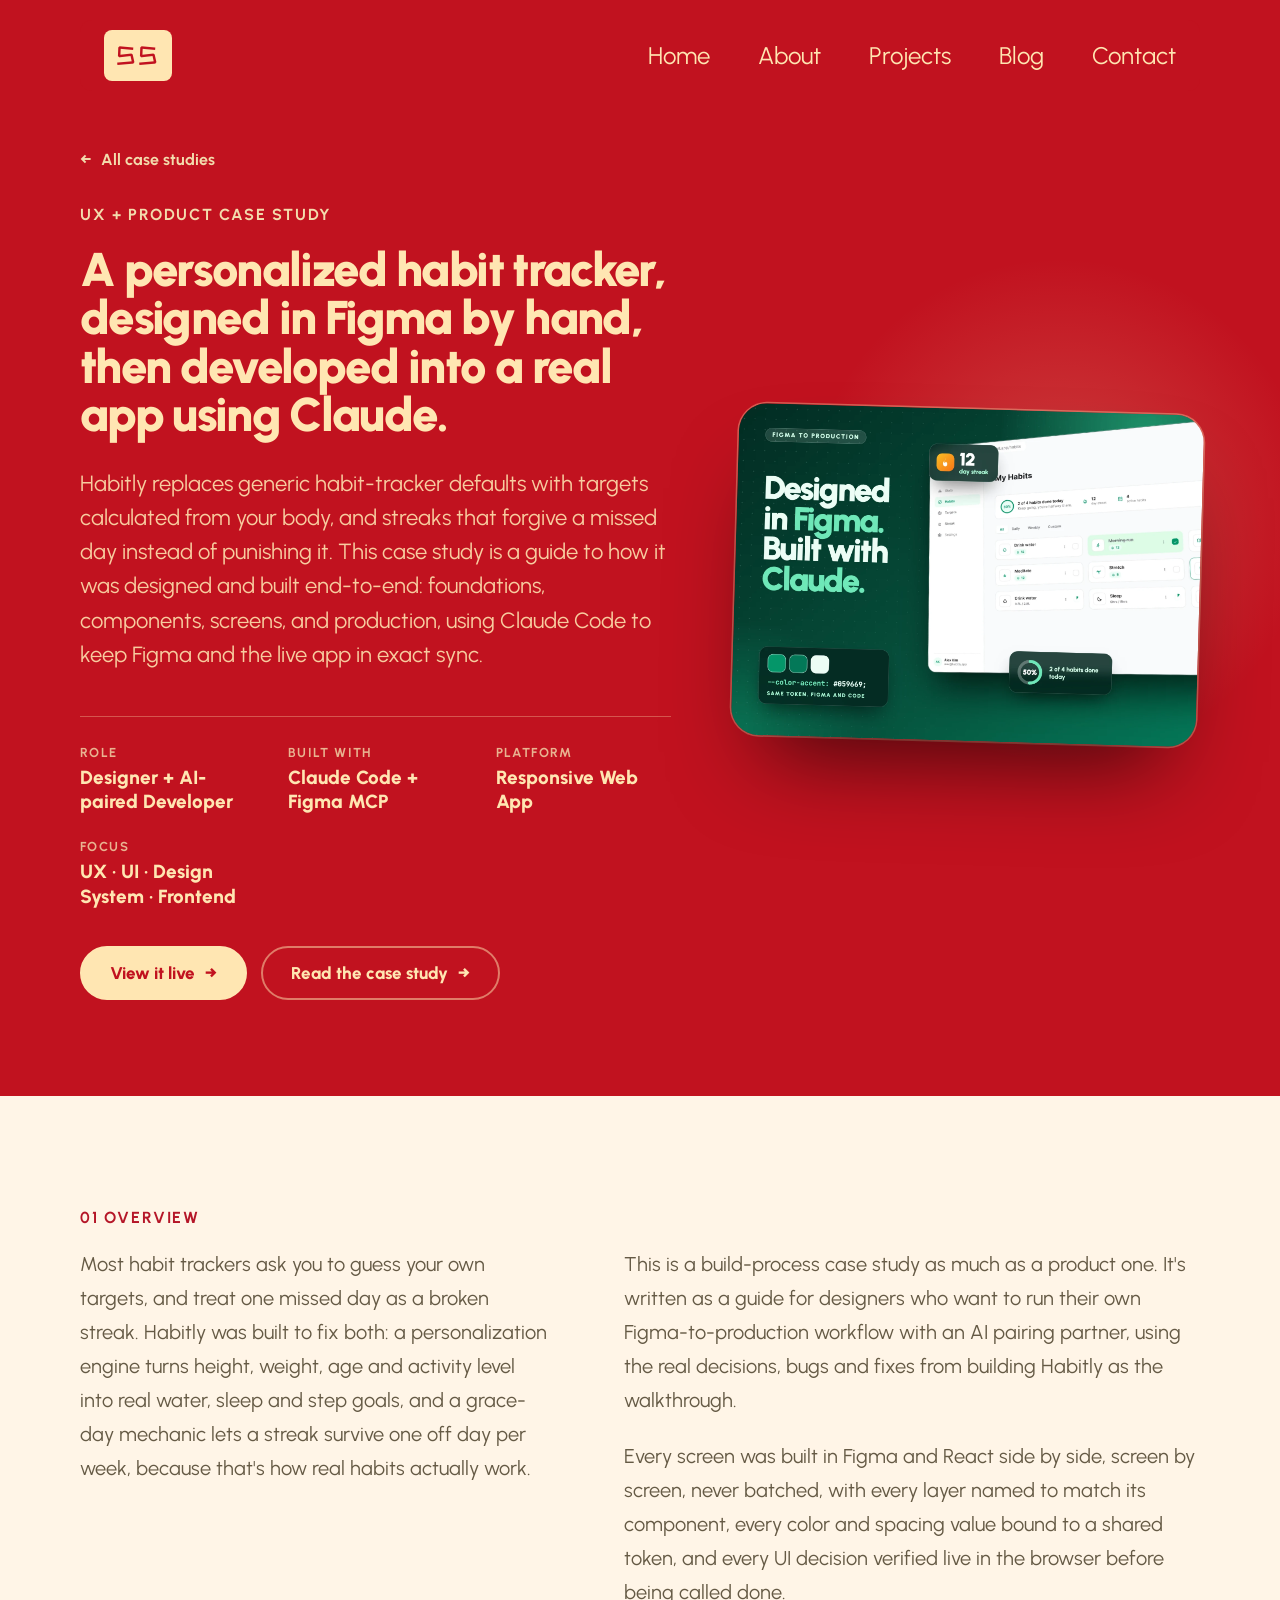
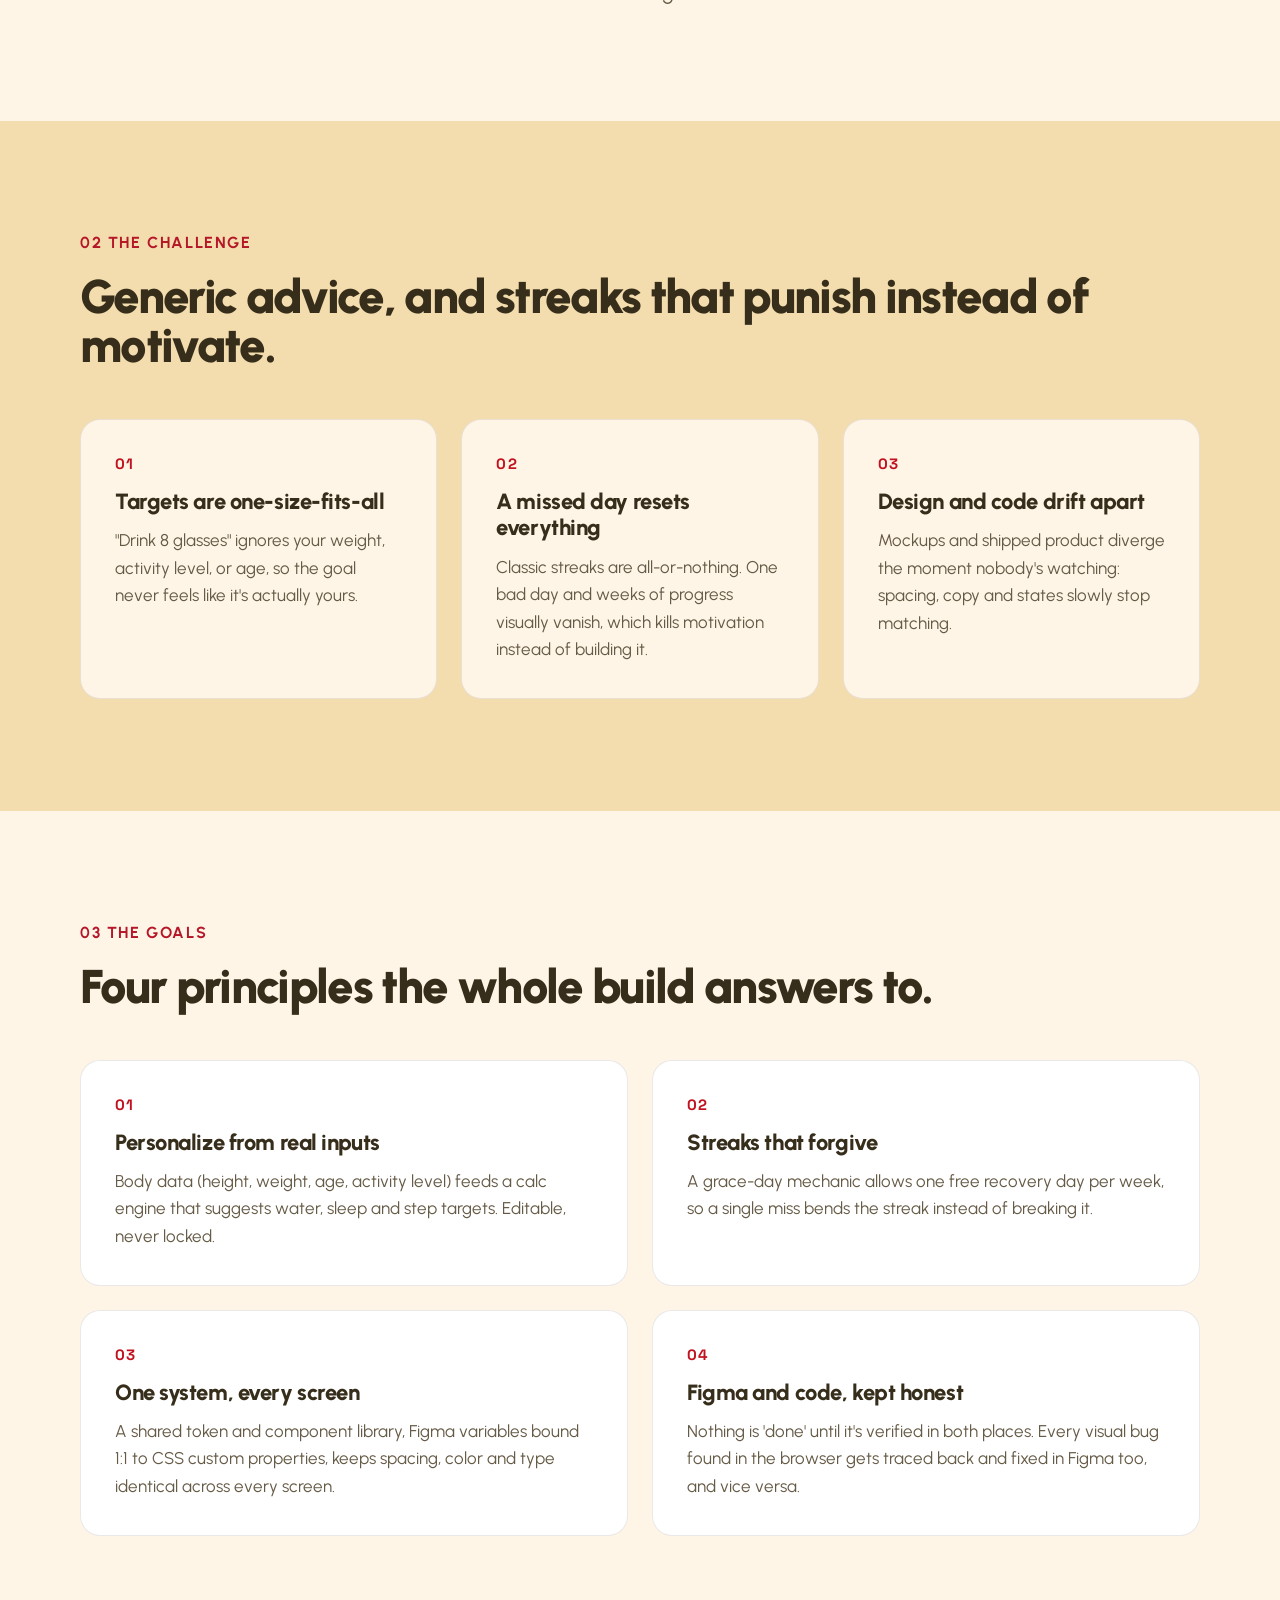
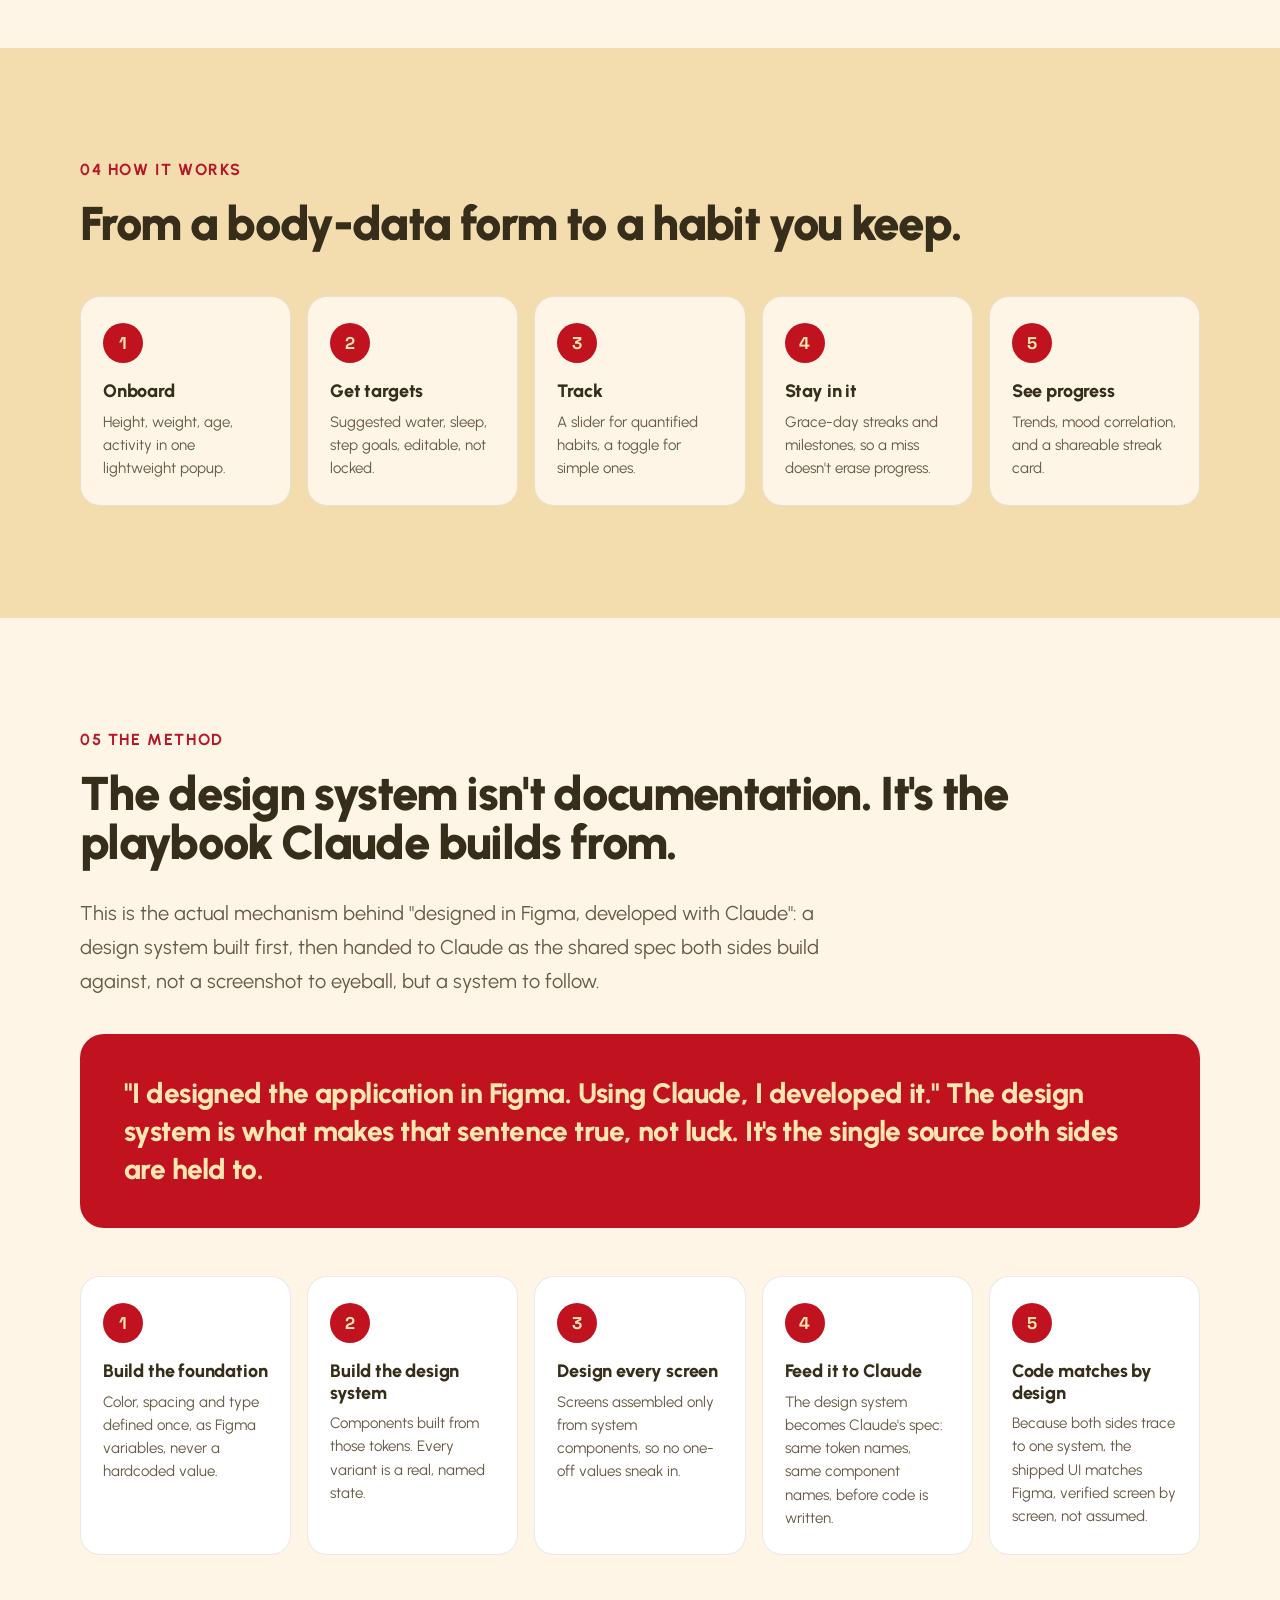
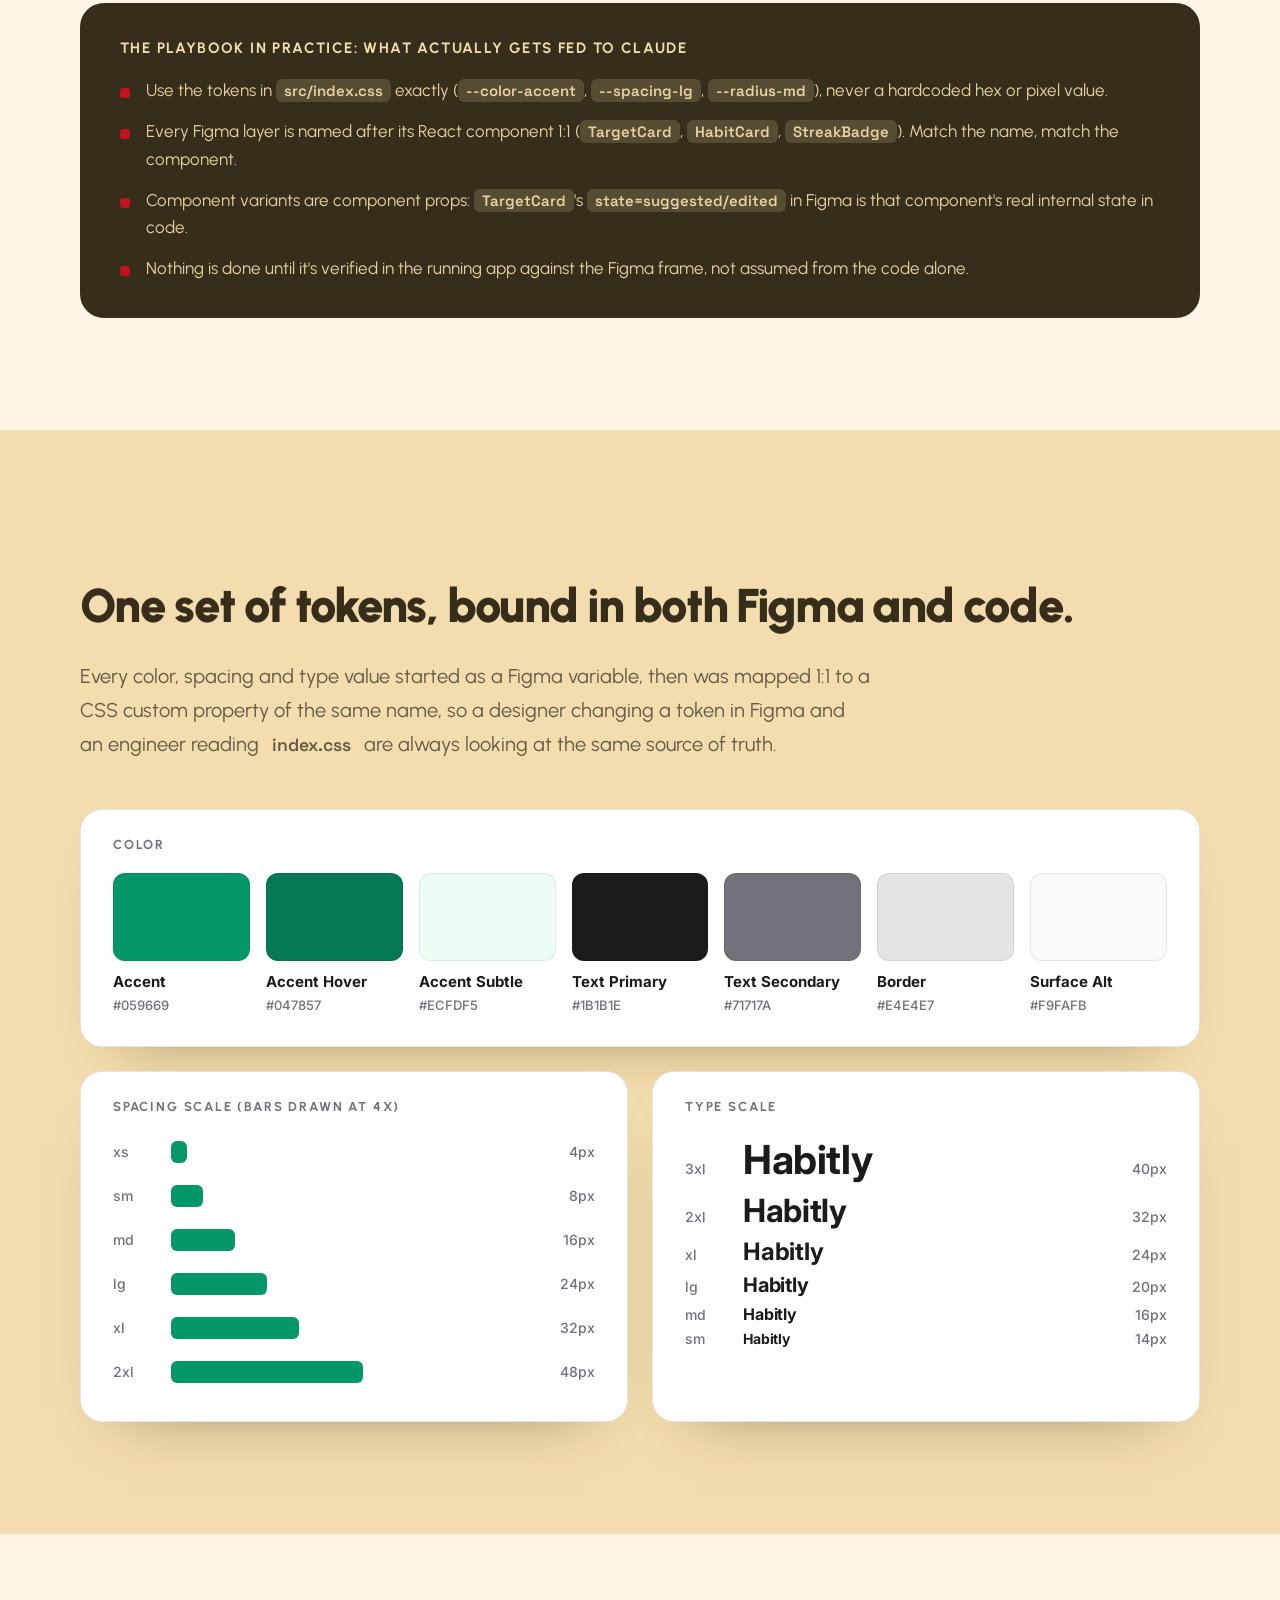
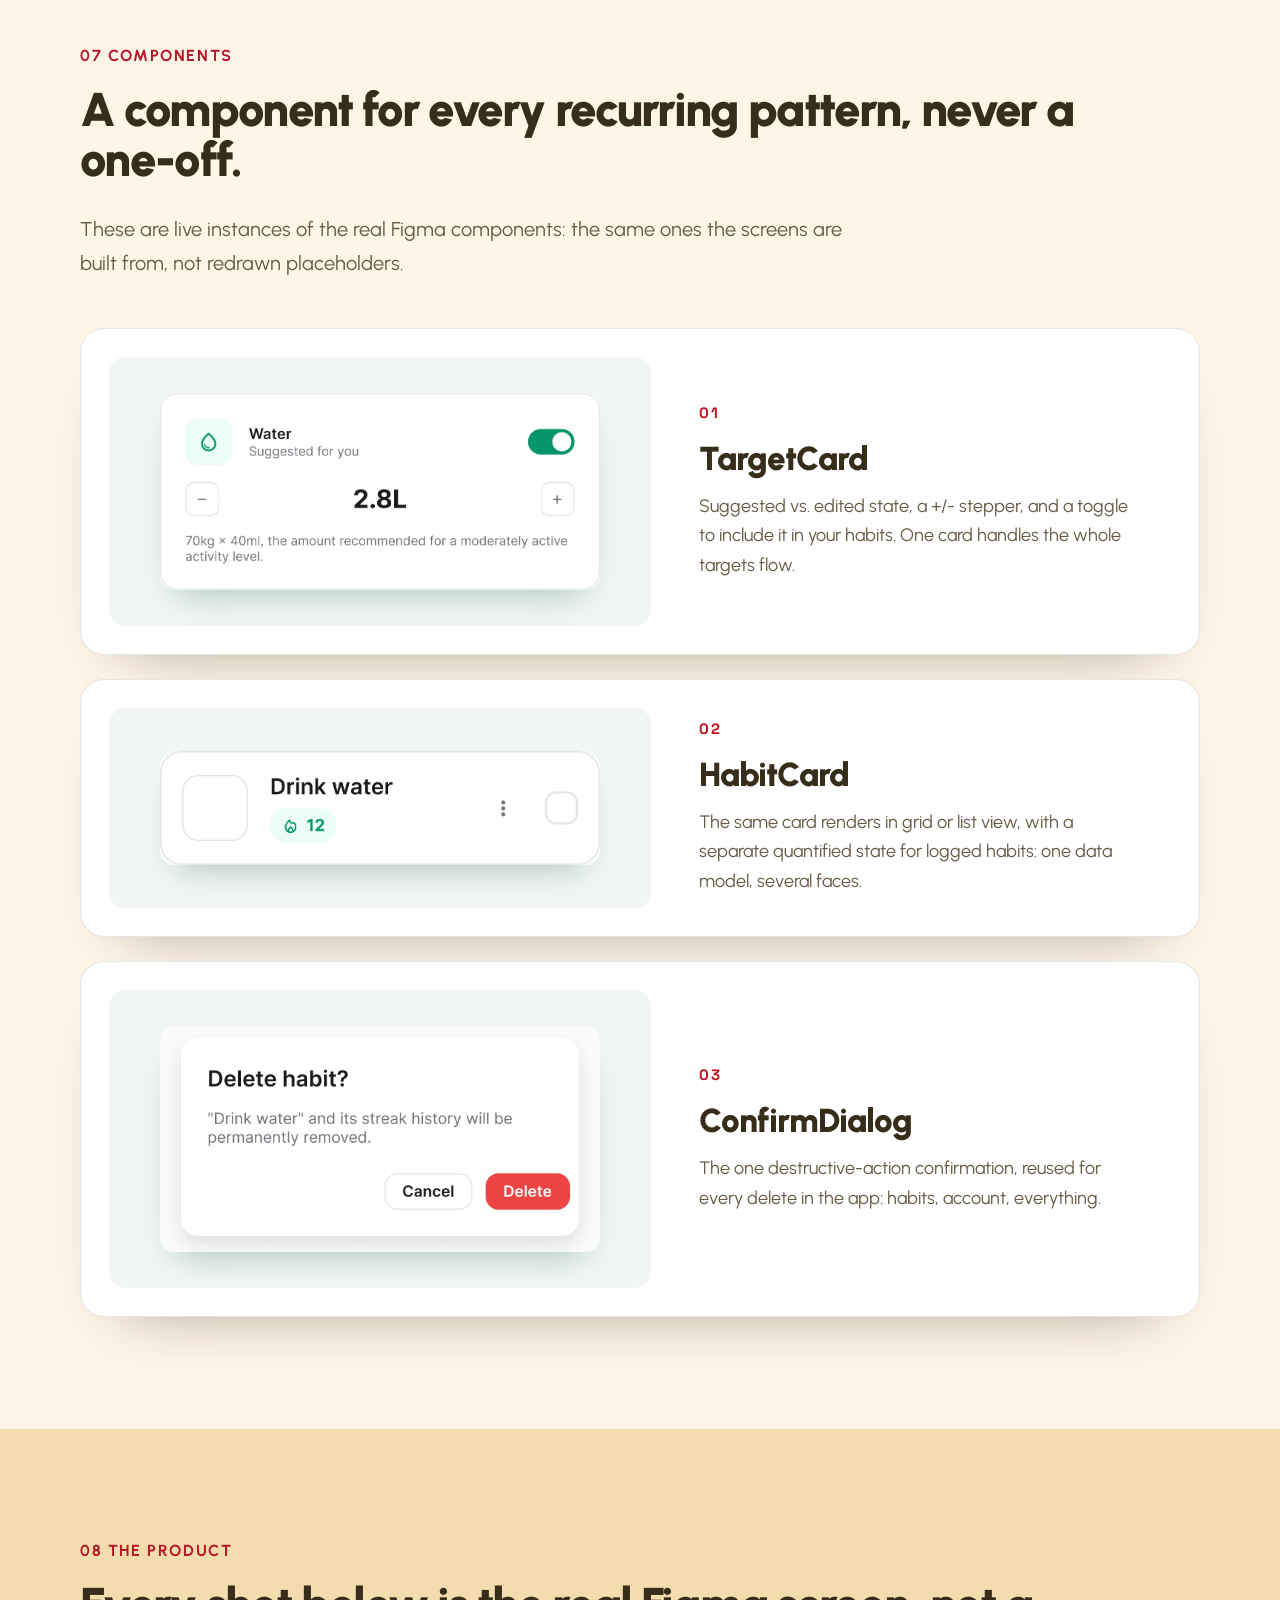
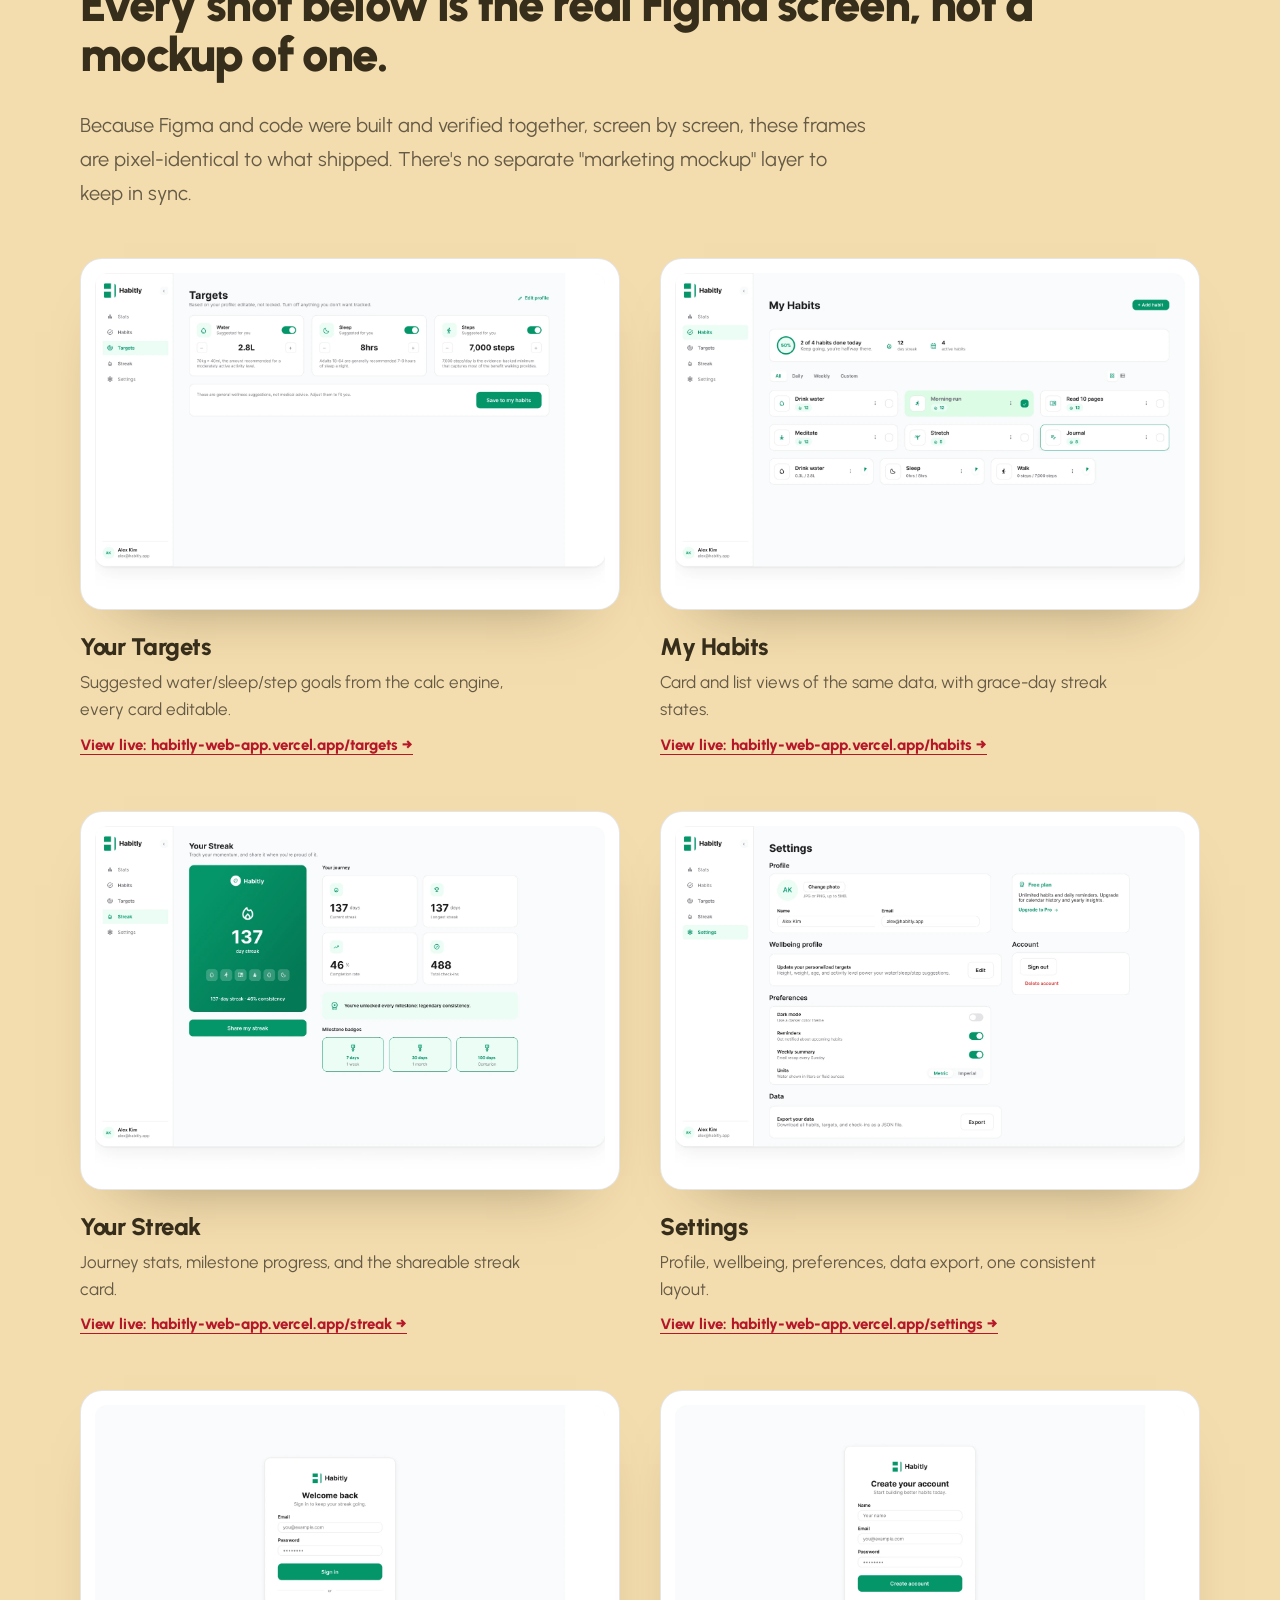
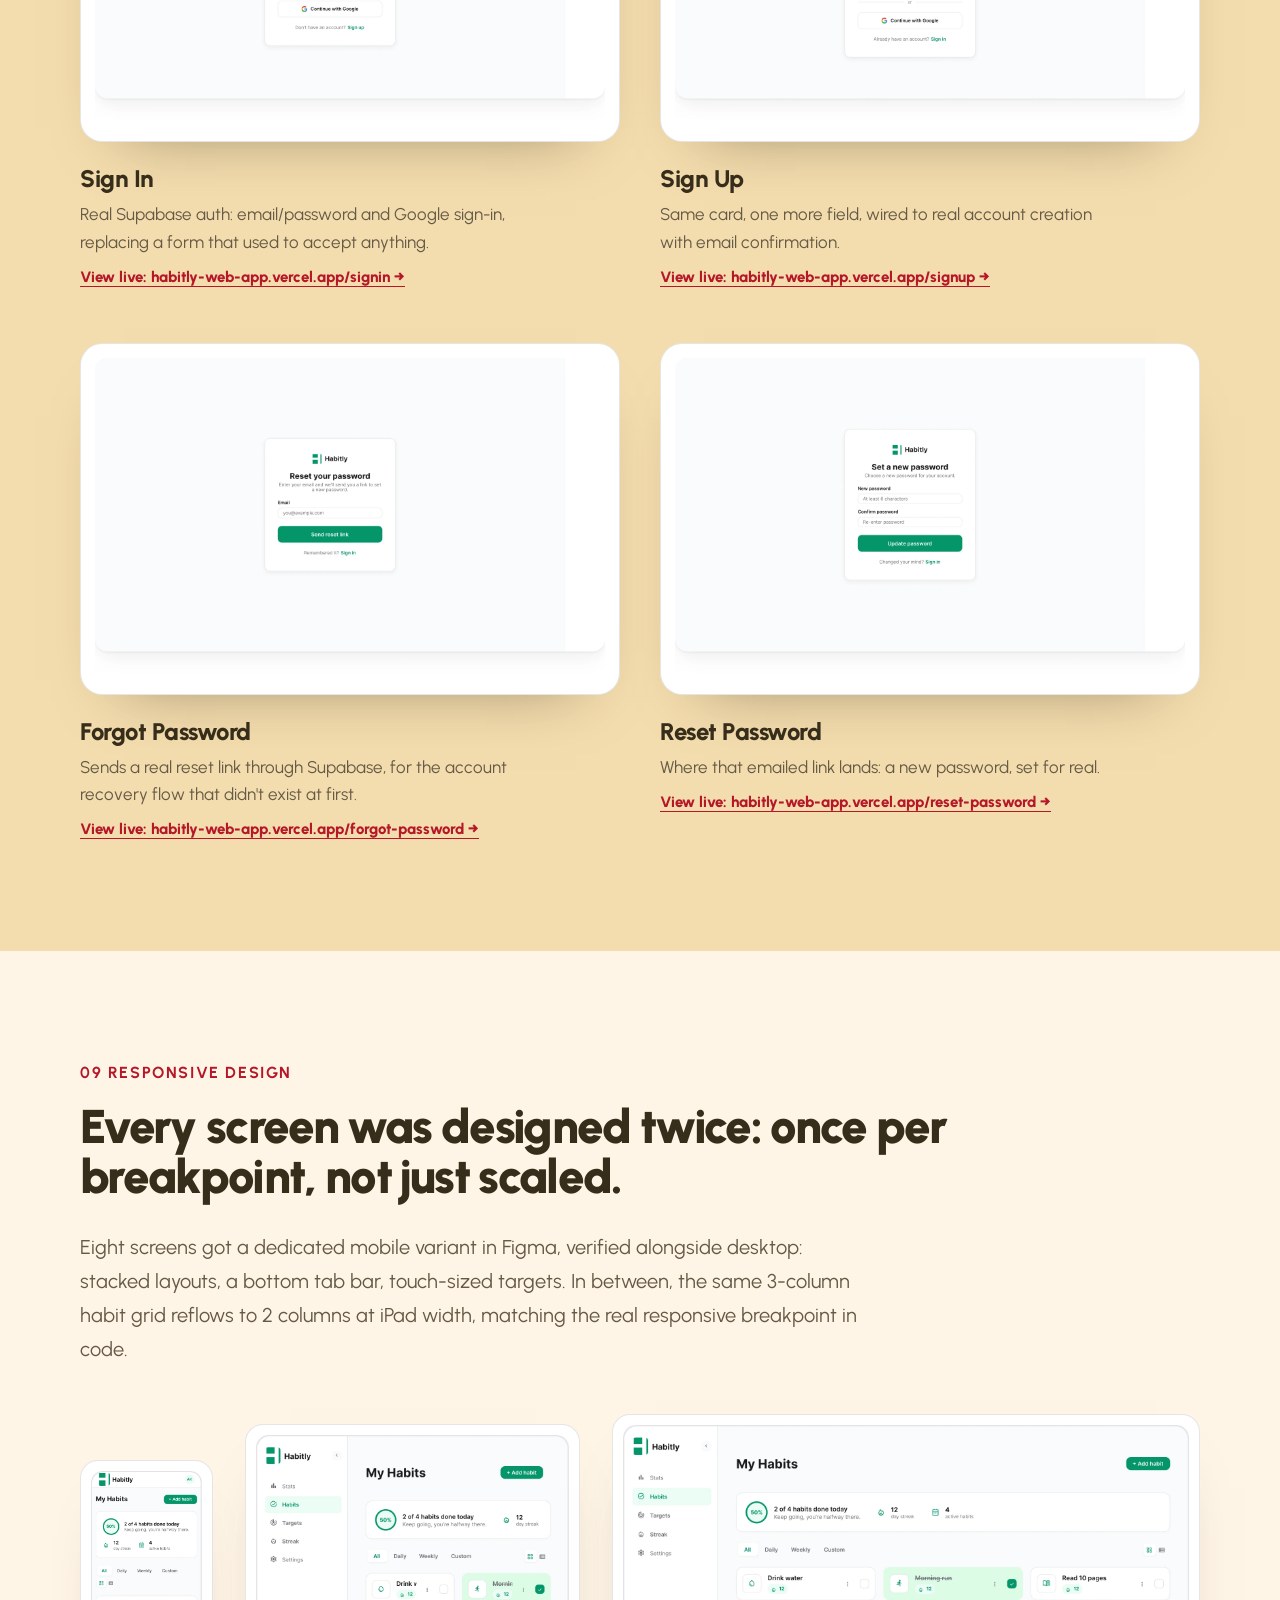
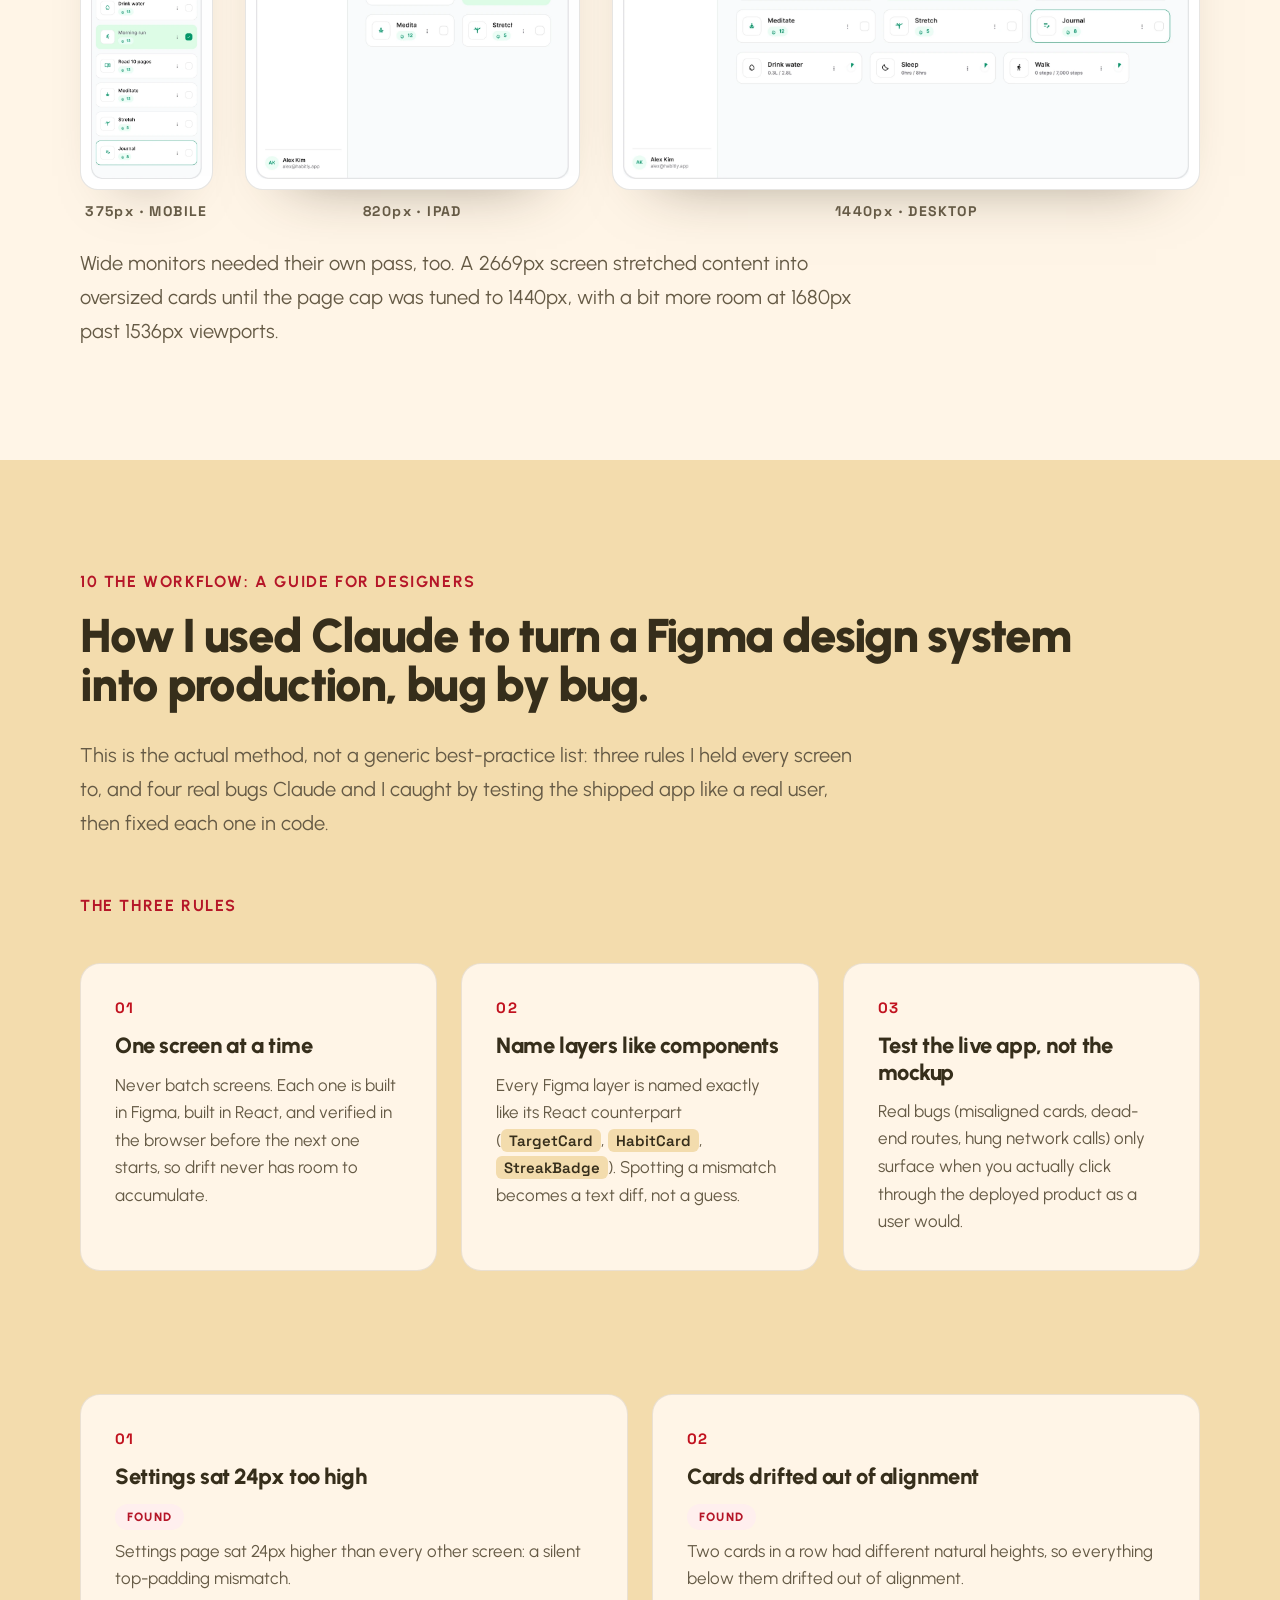
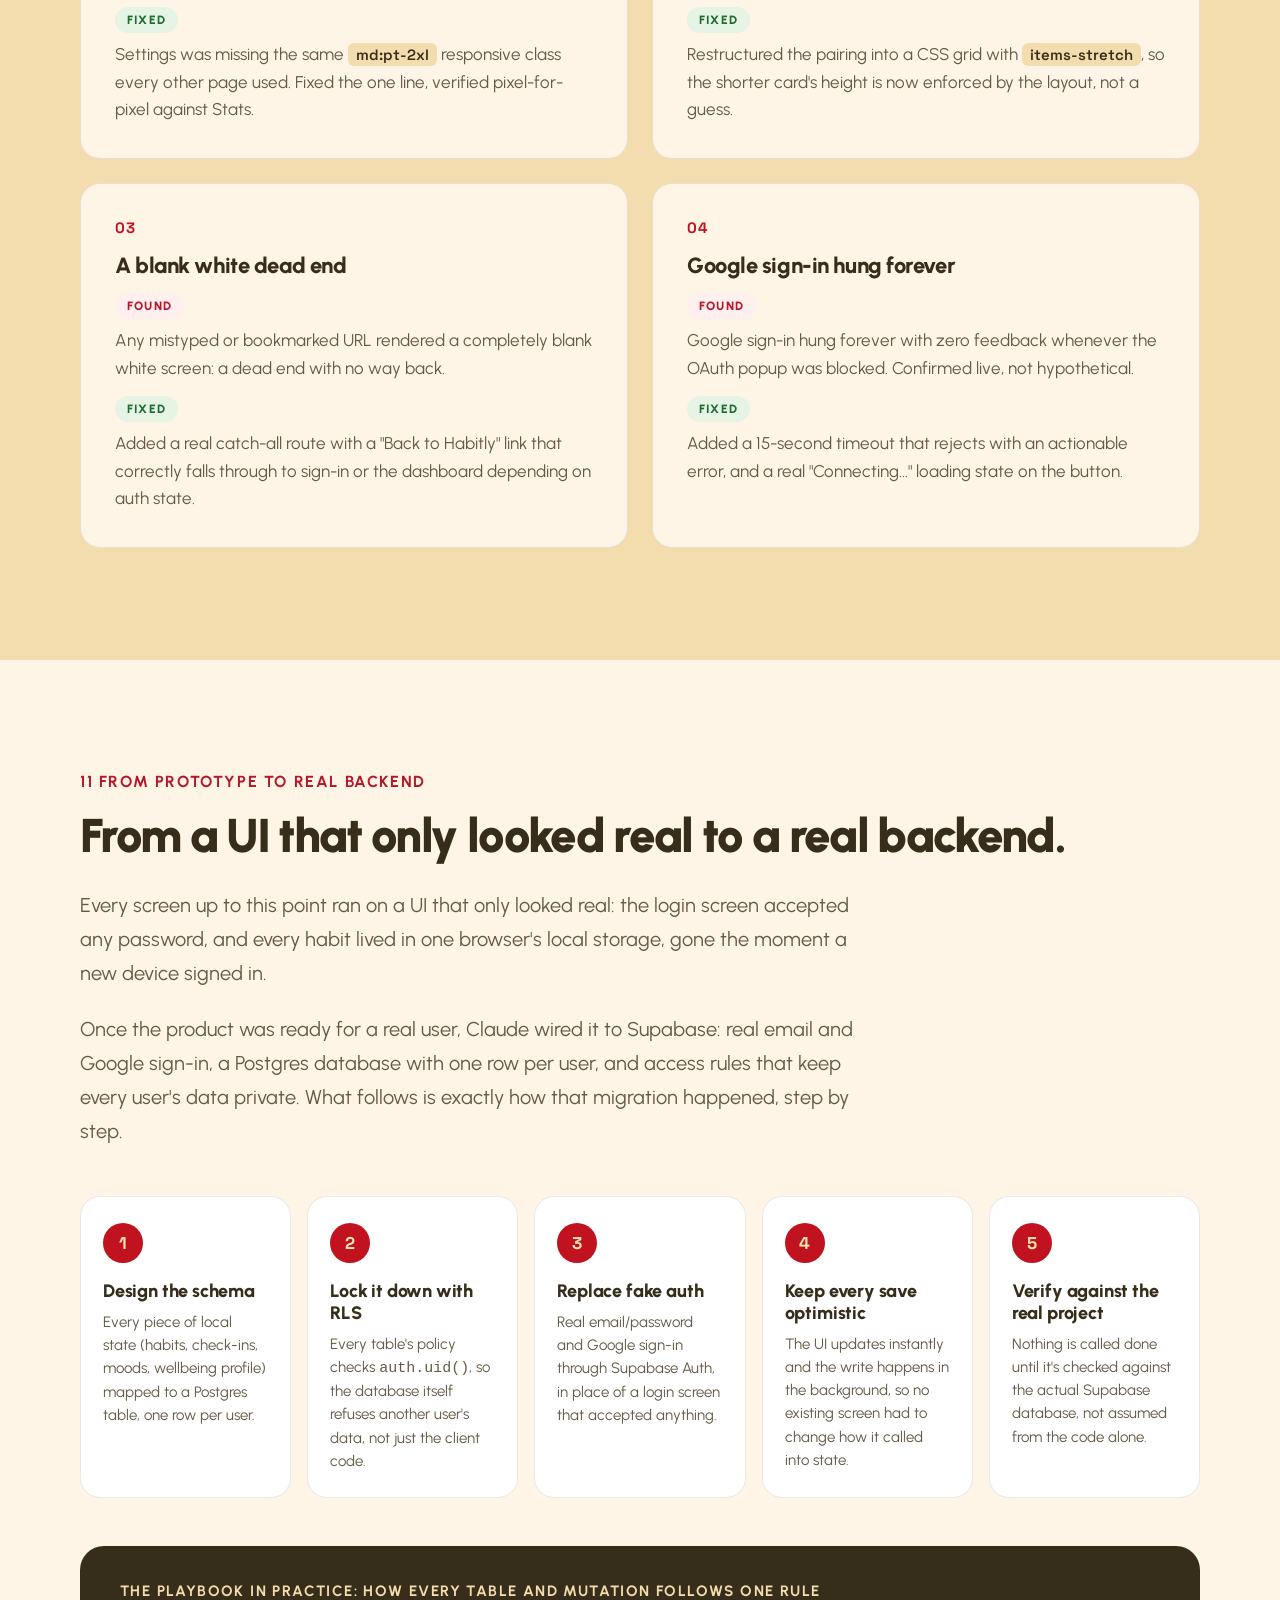
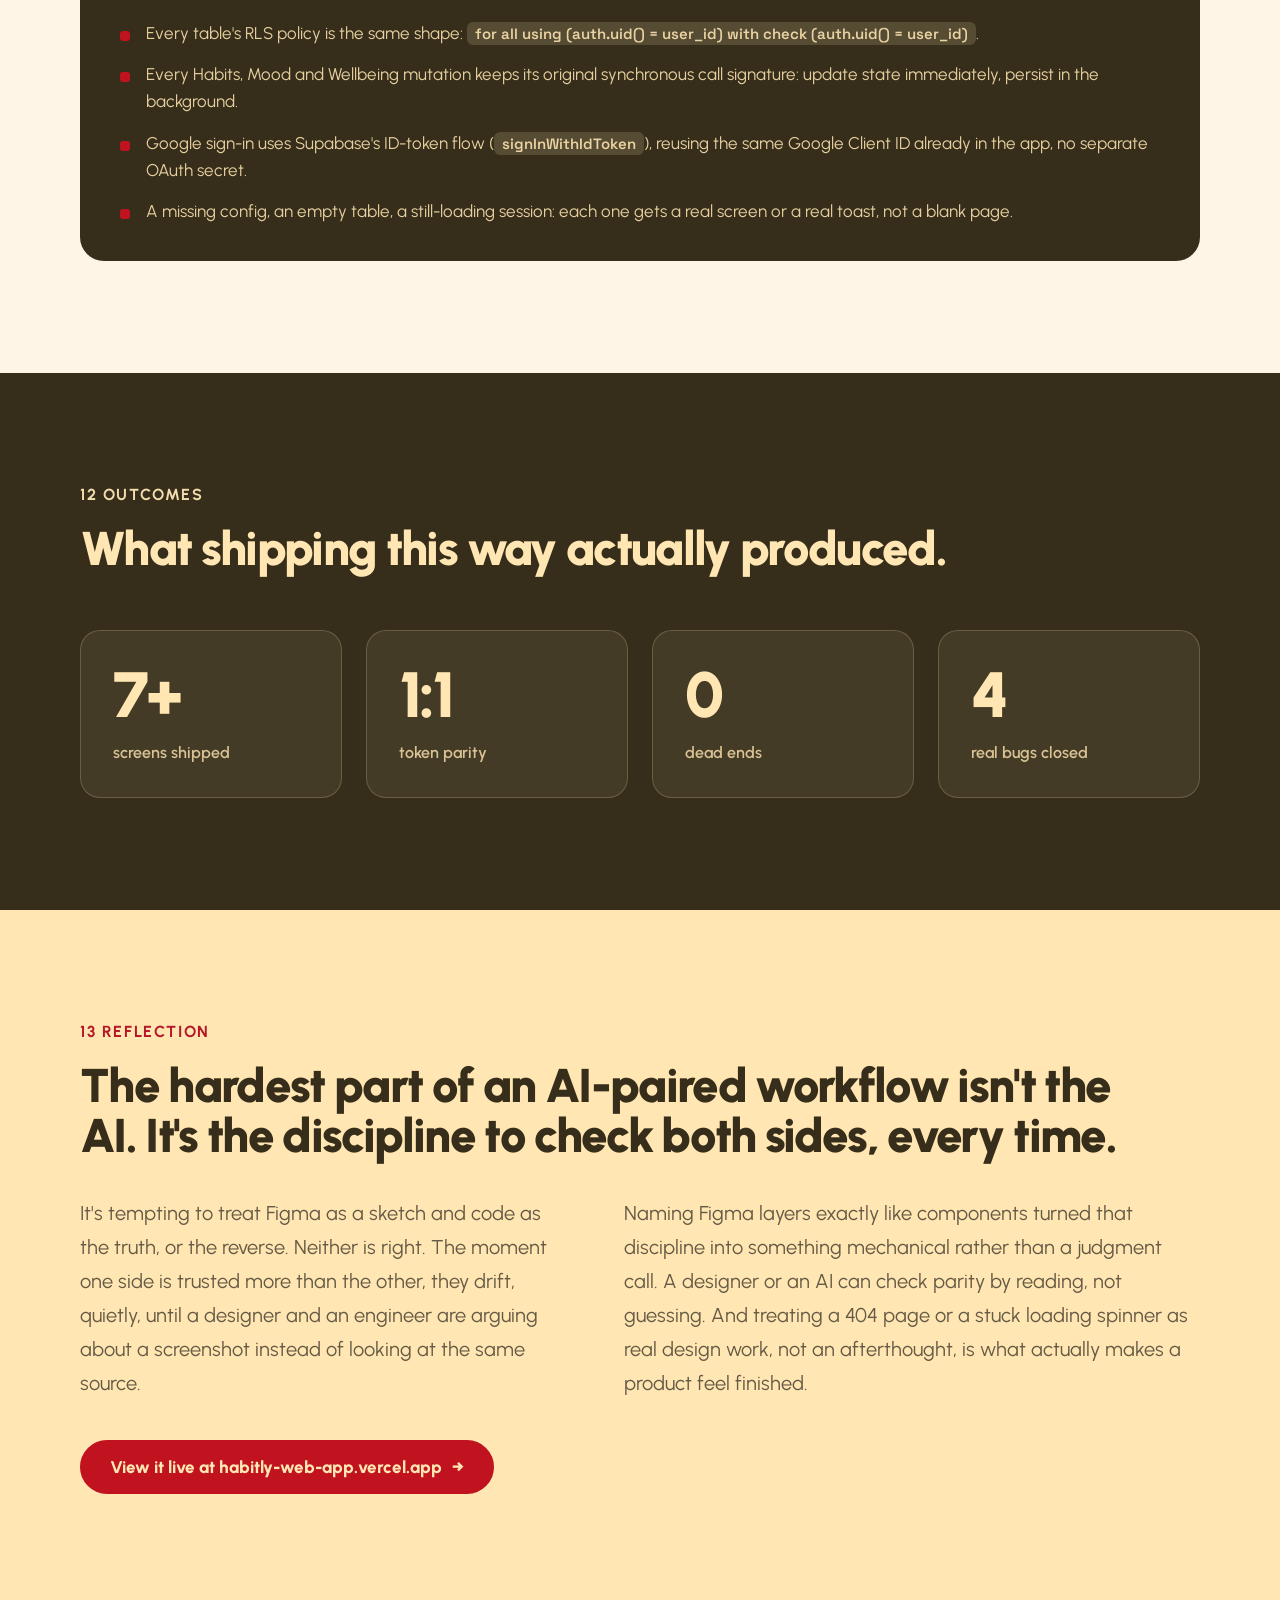
<file: case-studies/habitly.html>
<!DOCTYPE html>
<html lang="en">
<head>
  <meta charset="UTF-8" />
  <meta name="viewport" content="width=device-width, initial-scale=1.0" />
  <title>Habitly Case Study: Figma to Production | Sathish S</title>
  <meta name="description" content="How I designed Habitly in Figma and built it with Claude: design system, tokens, screens, a Supabase backend and a Figma-to-code workflow." />
  <meta name="author" content="Sathish Sachithanandam" />
  <meta name="robots" content="index, follow" />
  <link rel="canonical" href="https://www.uxbysathish.com/case-studies/habitly.html" />
  <meta property="og:locale" content="en_IN" />
  <meta property="og:type" content="article" />
  <meta property="og:title" content="Habitly Case Study: Figma to Production | Sathish S" />
  <meta property="og:description" content="How I designed Habitly in Figma and built it with Claude: design system, tokens, screens, a Supabase backend and a Figma-to-code workflow." />
  <meta property="og:url" content="https://www.uxbysathish.com/case-studies/habitly.html" />
  <meta property="og:image" content="https://www.uxbysathish.com/assets/case-studies/habitly/og.jpg" />
  <meta property="og:site_name" content="Sathish Sachithanandam, Portfolio" />
  <meta name="twitter:card" content="summary_large_image" />
  <meta name="twitter:title" content="Habitly Case Study: Figma to Production | Sathish S" />
  <meta name="twitter:description" content="How I designed Habitly in Figma and built it with Claude: design system, tokens, screens, a Supabase backend and a Figma-to-code workflow." />
  <meta name="twitter:image" content="https://www.uxbysathish.com/assets/case-studies/habitly/og.jpg" />
  <meta name="twitter:site" content="@im_super18" />
  <link rel="icon" href="/favicon.ico" sizes="any" />
  <link rel="icon" type="image/png" sizes="512x512" href="../assets/images/favicon-avatar.png" />
  <link rel="apple-touch-icon" sizes="180x180" href="../assets/images/favicon-avatar.png" />
  <link rel="preconnect" href="https://fonts.googleapis.com" />
  <link rel="preconnect" href="https://fonts.gstatic.com" crossorigin />
  <link href="https://fonts.googleapis.com/css2?family=Urbanist:ital,wght@0,300;0,400;0,500;0,600;0,700;0,800;0,900;1,400;1,600&family=Oswald:wght@400;700&family=Space+Grotesk:wght@500;700&family=Epilogue:wght@900&family=ZCOOL+KuaiLe&display=swap" rel="stylesheet" />
  <link rel="stylesheet" href="../style.css?v=115" />
  <link rel="stylesheet" href="../case-study.css?v=5" />
  <link href="https://fonts.googleapis.com/css2?family=Inter:wght@500;700&display=swap" rel="stylesheet" />
  <style>.cs-title.long{font-size:clamp(32px,3.7vw,56px);max-width:19em}</style>
  <script type="application/ld+json">[{"@context": "https://schema.org", "@type": "CreativeWork", "name": "Habitly Case Study: Figma to Production | Sathish S", "headline": "A personalized habit tracker, designed in Figma by hand, then developed into a real app using Claude.", "description": "How I designed Habitly in Figma and built it with Claude: design system, tokens, screens, a Supabase backend and a Figma-to-code workflow.", "url": "https://www.uxbysathish.com/case-studies/habitly.html", "image": "https://www.uxbysathish.com/assets/case-studies/habitly/og.jpg", "inLanguage": "en", "dateCreated": "2026", "author": {"@type": "Person", "name": "Sathish Sachithanandam", "url": "https://www.uxbysathish.com"}, "isPartOf": {"@type": "WebSite", "name": "Sathish Sachithanandam Portfolio", "url": "https://www.uxbysathish.com"}}, {"@context": "https://schema.org", "@type": "BreadcrumbList", "itemListElement": [{"@type": "ListItem", "position": 1, "name": "Home", "item": "https://www.uxbysathish.com/"}, {"@type": "ListItem", "position": 2, "name": "Case studies", "item":"https://www.uxbysathish.com/portfolio.html"}, {"@type": "ListItem", "position": 3, "name": "Habitly: Figma to Production", "item": "https://www.uxbysathish.com/case-studies/habitly.html"}]}]</script>
  <script type="text/javascript">
      (function(c,l,a,r,i,t,y){
          c[a]=c[a]||function(){(c[a].q=c[a].q||[]).push(arguments)};
          t=l.createElement(r);t.async=1;t.src="https://www.clarity.ms/tag/"+i;
          y=l.getElementsByTagName(r)[0];y.parentNode.insertBefore(t,y);
      })(window, document, "clarity", "script", "xpxjy56sfj");
  </script>
</head>
<body class="cs-page">
  <a class="skip-to-main" href="#main">Skip to main content</a>
  <nav class="navbar">
      <div class="navbar-inner">
        <a class="logo" href="../index.html" aria-label="Sathish S, Home">SS</a>
        <button class="hamburger" aria-label="Menu" aria-expanded="false">
          <span></span><span></span><span></span>
        </button>
        <ul class="nav-links">
          <li><a href="../index.html#home">Home</a></li>
          <li><a href="../index.html#about">About</a></li>
          <li><a href="../portfolio.html">Projects</a></li>
          <li><a href="../index.html#blog">Blog</a></li>
          <li><a href="../index.html#contact">Contact</a></li>
        </ul>
      </div>
    </nav>
  <main id="main">
    <header class="cs-hero">
      <div class="cs-wrap">
        <div class="cs-hero-grid">
          <div class="cs-hero-copy">
            <a class="cs-back" href="../portfolio.html"><span aria-hidden="true">&larr;</span> All case studies</a>
            <p class="cs-eyebrow">UX + PRODUCT CASE STUDY</p>
            <h1 class="cs-title long">A personalized habit tracker, designed in Figma by hand, then developed into a real app using Claude.</h1>
            <p class="cs-lede">Habitly replaces generic habit-tracker defaults with targets calculated from your body, and streaks that forgive a missed day instead of punishing it. This case study is a guide to how it was designed and built end-to-end: foundations, components, screens, and production, using Claude Code to keep Figma and the live app in exact sync.</p>
            <dl class="cs-meta"><div><dt>Role</dt><dd>Designer + AI-paired Developer</dd></div><div><dt>Built with</dt><dd>Claude Code + Figma MCP</dd></div><div><dt>Platform</dt><dd>Responsive Web App</dd></div><div><dt>Focus</dt><dd>UX · UI · Design System · Frontend</dd></div></dl>
            <div class="cs-hero-cta"><a class="cs-btn" href="https://habitly-web-app.vercel.app" target="_blank" rel="noopener noreferrer">View it live <span aria-hidden="true">&rarr;</span></a><a class="cs-btn ghost" href="#overview">Read the case study <span aria-hidden="true">&rarr;</span></a></div>
          </div>
          <div class="cs-hero-art tilt "><img src="../assets/case-studies/habitly/cover.webp" alt="Case study cover: &quot;Designed in Figma. Built with Claude.&quot; beside a tilted Habitly app window with a 12 day streak badge, a 50% progress ring and the shared color token card." width="1680" height="1200" decoding="async" fetchpriority="high"></div>
        </div>
      </div>
    </header>
<section class="cs-sec " id="overview"><div class="cs-wrap"><p class="cs-kicker cs-rv">01 OVERVIEW</p><div class="cs-split"><div class="cs-prose cs-rv"><p>Most habit trackers ask you to guess your own targets, and treat one missed day as a broken streak. Habitly was built to fix both: a personalization engine turns height, weight, age and activity level into real water, sleep and step goals, and a grace-day mechanic lets a streak survive one off day per week, because that's how real habits actually work.</p></div><div class="cs-prose cs-rv"><p>This is a build-process case study as much as a product one. It's written as a guide for designers who want to run their own Figma-to-production workflow with an AI pairing partner, using the real decisions, bugs and fixes from building Habitly as the walkthrough.</p><p>Every screen was built in Figma and React side by side, screen by screen, never batched, with every layer named to match its component, every color and spacing value bound to a shared token, and every UI decision verified live in the browser before being called done.</p></div></div></div></section>
<section class="cs-sec tan"><div class="cs-wrap"><p class="cs-kicker cs-rv">02 THE CHALLENGE</p><h2 class="cs-h2 cs-rv">Generic advice, and streaks that punish instead of motivate.</h2><div class="cs-grid g3 cs-rv"><div class="cs-card "><span class="cs-num">01</span><h3>Targets are one-size-fits-all</h3><p>"Drink 8 glasses" ignores your weight, activity level, or age, so the goal never feels like it's actually yours.</p></div><div class="cs-card "><span class="cs-num">02</span><h3>A missed day resets everything</h3><p>Classic streaks are all-or-nothing. One bad day and weeks of progress visually vanish, which kills motivation instead of building it.</p></div><div class="cs-card "><span class="cs-num">03</span><h3>Design and code drift apart</h3><p>Mockups and shipped product diverge the moment nobody's watching: spacing, copy and states slowly stop matching.</p></div></div></div></section>
<section class="cs-sec "><div class="cs-wrap"><p class="cs-kicker cs-rv">03 THE GOALS</p><h2 class="cs-h2 cs-rv">Four principles the whole build answers to.</h2><div class="cs-grid g2 cs-rv"><div class="cs-card "><span class="cs-num">01</span><h3>Personalize from real inputs</h3><p>Body data (height, weight, age, activity level) feeds a calc engine that suggests water, sleep and step targets. Editable, never locked.</p></div><div class="cs-card "><span class="cs-num">02</span><h3>Streaks that forgive</h3><p>A grace-day mechanic allows one free recovery day per week, so a single miss bends the streak instead of breaking it.</p></div><div class="cs-card "><span class="cs-num">03</span><h3>One system, every screen</h3><p>A shared token and component library, Figma variables bound 1:1 to CSS custom properties, keeps spacing, color and type identical across every screen.</p></div><div class="cs-card "><span class="cs-num">04</span><h3>Figma and code, kept honest</h3><p>Nothing is 'done' until it's verified in both places. Every visual bug found in the browser gets traced back and fixed in Figma too, and vice versa.</p></div></div></div></section>
<section class="cs-sec tan"><div class="cs-wrap"><p class="cs-kicker cs-rv">04 HOW IT WORKS</p><h2 class="cs-h2 cs-rv">From a body-data form to a habit you keep.</h2><ol class="cs-steps  cs-rv"><li><h3>Onboard</h3><p>Height, weight, age, activity in one lightweight popup.</p></li><li><h3>Get targets</h3><p>Suggested water, sleep, step goals, editable, not locked.</p></li><li><h3>Track</h3><p>A slider for quantified habits, a toggle for simple ones.</p></li><li><h3>Stay in it</h3><p>Grace-day streaks and milestones, so a miss doesn't erase progress.</p></li><li><h3>See progress</h3><p>Trends, mood correlation, and a shareable streak card.</p></li></ol></div></section>
<section class="cs-sec "><div class="cs-wrap"><p class="cs-kicker cs-rv">05 THE METHOD</p><h2 class="cs-h2 cs-rv">The design system isn't documentation. It's the playbook Claude builds from.</h2><div class="cs-prose cs-rv"><p>This is the actual mechanism behind "designed in Figma, developed with Claude": a design system built first, then handed to Claude as the shared spec both sides build against, not a screenshot to eyeball, but a system to follow.</p></div><p class="cs-pull cs-rv">"I designed the application in Figma. Using Claude, I developed it." The design system is what makes that sentence true, not luck. It's the single source both sides are held to.</p><ol class="cs-steps  cs-rv"><li><h3>Build the foundation</h3><p>Color, spacing and type defined once, as Figma variables, never a hardcoded value.</p></li><li><h3>Build the design system</h3><p>Components built from those tokens. Every variant is a real, named state.</p></li><li><h3>Design every screen</h3><p>Screens assembled only from system components, so no one-off values sneak in.</p></li><li><h3>Feed it to Claude</h3><p>The design system becomes Claude's spec: same token names, same component names, before code is written.</p></li><li><h3>Code matches by design</h3><p>Because both sides trace to one system, the shipped UI matches Figma, verified screen by screen, not assumed.</p></li></ol><div class="cs-playbook cs-rv"><h3>The playbook in practice: what actually gets fed to Claude</h3><ul><li>Use the tokens in <code>src/index.css</code> exactly (<code>--color-accent</code>, <code>--spacing-lg</code>, <code>--radius-md</code>), never a hardcoded hex or pixel value.</li><li>Every Figma layer is named after its React component 1:1 (<code>TargetCard</code>, <code>HabitCard</code>, <code>StreakBadge</code>). Match the name, match the component.</li><li>Component variants are component props: <code>TargetCard</code>'s <code>state=suggested/edited</code> in Figma is that component's real internal state in code.</li><li>Nothing is done until it's verified in the running app against the Figma frame, not assumed from the code alone.</li></ul></div></div></section>
<section class="cs-sec tan"><div class="cs-wrap"><p class="cs-kicker cs-rv">06 FOUNDATION: DESIGN TOKENS</p><h2 class="cs-h2 cs-rv">One set of tokens, bound in both Figma and code.</h2><div class="cs-prose cs-rv"><p>Every color, spacing and type value started as a Figma variable, then was mapped 1:1 to a CSS custom property of the same name, so a designer changing a token in Figma and an engineer reading <code>index.css</code> are always looking at the same source of truth.</p></div><div class="cs-tokens cs-rv"><div class="tk-card"><p class="tk-label">COLOR</p><div class="tk-colors"><div class="tok"><span class="sw" style="background:#059669"></span><b>Accent</b><i>#059669</i></div><div class="tok"><span class="sw" style="background:#047857"></span><b>Accent Hover</b><i>#047857</i></div><div class="tok"><span class="sw" style="background:#ECFDF5"></span><b>Accent Subtle</b><i>#ECFDF5</i></div><div class="tok"><span class="sw" style="background:#1B1B1E"></span><b>Text Primary</b><i>#1B1B1E</i></div><div class="tok"><span class="sw" style="background:#71717A"></span><b>Text Secondary</b><i>#71717A</i></div><div class="tok"><span class="sw" style="background:#E4E4E7"></span><b>Border</b><i>#E4E4E7</i></div><div class="tok"><span class="sw" style="background:#F9FAFB"></span><b>Surface Alt</b><i>#F9FAFB</i></div></div></div><div class="tk-row"><div class="tk-card"><p class="tk-label">SPACING SCALE (BARS DRAWN AT 4X)</p><div class="tk-spacing"><div class="sp"><b>xs</b><span style="width:16px"></span><i>4px</i></div><div class="sp"><b>sm</b><span style="width:32px"></span><i>8px</i></div><div class="sp"><b>md</b><span style="width:64px"></span><i>16px</i></div><div class="sp"><b>lg</b><span style="width:96px"></span><i>24px</i></div><div class="sp"><b>xl</b><span style="width:128px"></span><i>32px</i></div><div class="sp"><b>2xl</b><span style="width:192px"></span><i>48px</i></div></div></div><div class="tk-card"><p class="tk-label">TYPE SCALE</p><div class="tk-type"><div class="ty"><i>3xl</i><b style="font-size:40px">Habitly</b><em>40px</em></div><div class="ty"><i>2xl</i><b style="font-size:32px">Habitly</b><em>32px</em></div><div class="ty"><i>xl</i><b style="font-size:24px">Habitly</b><em>24px</em></div><div class="ty"><i>lg</i><b style="font-size:20px">Habitly</b><em>20px</em></div><div class="ty"><i>md</i><b style="font-size:16px">Habitly</b><em>16px</em></div><div class="ty"><i>sm</i><b style="font-size:14px">Habitly</b><em>14px</em></div></div></div></div></div></div></section>
<section class="cs-sec "><div class="cs-wrap"><p class="cs-kicker cs-rv">07 COMPONENTS</p><h2 class="cs-h2 cs-rv">A component for every recurring pattern, never a one-off.</h2><div class="cs-prose cs-rv"><p>These are live instances of the real Figma components: the same ones the screens are built from, not redrawn placeholders.</p></div><div class="cs-comps"><div class="cs-comp cs-rv"><div class="cs-comp-art"><img src="../assets/case-studies/habitly/comp-target.webp" alt="TargetCard component showing the suggested state with a plus and minus stepper and a toggle to include it in your habits." width="1187" height="530" loading="lazy" decoding="async"></div><div class="cs-comp-copy"><span class="cs-num">01</span><h3>TargetCard</h3><p>Suggested vs. edited state, a +/- stepper, and a toggle to include it in your habits. One card handles the whole targets flow.</p></div></div><div class="cs-comp cs-rv"><div class="cs-comp-art"><img src="../assets/case-studies/habitly/comp-habit.webp" alt="HabitCard component with a habit name, streak count and a check control." width="1187" height="306" loading="lazy" decoding="async"></div><div class="cs-comp-copy"><span class="cs-num">02</span><h3>HabitCard</h3><p>The same card renders in grid or list view, with a separate quantified state for logged habits: one data model, several faces.</p></div></div><div class="cs-comp cs-rv"><div class="cs-comp-art"><img src="../assets/case-studies/habitly/comp-confirm.webp" alt="ConfirmDialog component asking Delete habit with Cancel and Delete buttons." width="1262" height="650" loading="lazy" decoding="async"></div><div class="cs-comp-copy"><span class="cs-num">03</span><h3>ConfirmDialog</h3><p>The one destructive-action confirmation, reused for every delete in the app: habits, account, everything.</p></div></div></div></div></section>
<section class="cs-sec tan"><div class="cs-wrap"><p class="cs-kicker cs-rv">08 THE PRODUCT</p><h2 class="cs-h2 cs-rv">Every shot below is the real Figma screen, not a mockup of one.</h2><div class="cs-prose cs-rv"><p>Because Figma and code were built and verified together, screen by screen, these frames are pixel-identical to what shipped. There's no separate "marketing mockup" layer to keep in sync.</p></div><div class="cs-shots"><figure class="cs-shot cs-rv"><div class="cs-shot-img"><img src="../assets/case-studies/habitly/shot-targets.webp" alt="Habitly Your Targets screen with water, sleep and step goal cards and a Save to my habits button." width="1500" height="948" loading="lazy" decoding="async"></div><figcaption><h3>Your Targets</h3><p>Suggested water/sleep/step goals from the calc engine, every card editable.</p><a href="https://habitly-web-app.vercel.app/targets" target="_blank" rel="noopener noreferrer">View live: habitly-web-app.vercel.app/targets <span aria-hidden="true">&rarr;</span></a></figcaption></figure><figure class="cs-shot cs-rv"><div class="cs-shot-img"><img src="../assets/case-studies/habitly/shot-habits.webp" alt="Habitly My Habits screen showing a progress ring and a grid of habit cards." width="1500" height="948" loading="lazy" decoding="async"></div><figcaption><h3>My Habits</h3><p>Card and list views of the same data, with grace-day streak states.</p><a href="https://habitly-web-app.vercel.app/habits" target="_blank" rel="noopener noreferrer">View live: habitly-web-app.vercel.app/habits <span aria-hidden="true">&rarr;</span></a></figcaption></figure><figure class="cs-shot cs-rv"><div class="cs-shot-img"><img src="../assets/case-studies/habitly/shot-streak.webp" alt="Habitly Your Streak screen with a 137 day streak card, journey stats and milestone badges." width="1500" height="1027" loading="lazy" decoding="async"></div><figcaption><h3>Your Streak</h3><p>Journey stats, milestone progress, and the shareable streak card.</p><a href="https://habitly-web-app.vercel.app/streak" target="_blank" rel="noopener noreferrer">View live: habitly-web-app.vercel.app/streak <span aria-hidden="true">&rarr;</span></a></figcaption></figure><figure class="cs-shot cs-rv"><div class="cs-shot-img"><img src="../assets/case-studies/habitly/shot-settings.webp" alt="Habitly Settings screen with profile, wellbeing profile, preferences and data export." width="1500" height="1027" loading="lazy" decoding="async"></div><figcaption><h3>Settings</h3><p>Profile, wellbeing, preferences, data export, one consistent layout.</p><a href="https://habitly-web-app.vercel.app/settings" target="_blank" rel="noopener noreferrer">View live: habitly-web-app.vercel.app/settings <span aria-hidden="true">&rarr;</span></a></figcaption></figure><figure class="cs-shot cs-rv"><div class="cs-shot-img"><img src="../assets/case-studies/habitly/shot-signin.webp" alt="Habitly Sign In screen with email and password fields and Google sign-in." width="1500" height="948" loading="lazy" decoding="async"></div><figcaption><h3>Sign In</h3><p>Real Supabase auth: email/password and Google sign-in, replacing a form that used to accept anything.</p><a href="https://habitly-web-app.vercel.app/signin" target="_blank" rel="noopener noreferrer">View live: habitly-web-app.vercel.app/signin <span aria-hidden="true">&rarr;</span></a></figcaption></figure><figure class="cs-shot cs-rv"><div class="cs-shot-img"><img src="../assets/case-studies/habitly/shot-signup.webp" alt="Habitly Sign Up screen." width="1500" height="948" loading="lazy" decoding="async"></div><figcaption><h3>Sign Up</h3><p>Same card, one more field, wired to real account creation with email confirmation.</p><a href="https://habitly-web-app.vercel.app/signup" target="_blank" rel="noopener noreferrer">View live: habitly-web-app.vercel.app/signup <span aria-hidden="true">&rarr;</span></a></figcaption></figure><figure class="cs-shot cs-rv"><div class="cs-shot-img"><img src="../assets/case-studies/habitly/shot-forgot.webp" alt="Habitly Forgot Password screen." width="1500" height="948" loading="lazy" decoding="async"></div><figcaption><h3>Forgot Password</h3><p>Sends a real reset link through Supabase, for the account recovery flow that didn't exist at first.</p><a href="https://habitly-web-app.vercel.app/forgot-password" target="_blank" rel="noopener noreferrer">View live: habitly-web-app.vercel.app/forgot-password <span aria-hidden="true">&rarr;</span></a></figcaption></figure><figure class="cs-shot cs-rv"><div class="cs-shot-img"><img src="../assets/case-studies/habitly/shot-reset.webp" alt="Habitly Reset Password screen." width="1500" height="948" loading="lazy" decoding="async"></div><figcaption><h3>Reset Password</h3><p>Where that emailed link lands: a new password, set for real.</p><a href="https://habitly-web-app.vercel.app/reset-password" target="_blank" rel="noopener noreferrer">View live: habitly-web-app.vercel.app/reset-password <span aria-hidden="true">&rarr;</span></a></figcaption></figure></div></div></section>
<section class="cs-sec "><div class="cs-wrap"><p class="cs-kicker cs-rv">09 RESPONSIVE DESIGN</p><h2 class="cs-h2 cs-rv">Every screen was designed twice: once per breakpoint, not just scaled.</h2><div class="cs-prose cs-rv"><p>Eight screens got a dedicated mobile variant in Figma, verified alongside desktop: stacked layouts, a bottom tab bar, touch-sized targets. In between, the same 3-column habit grid reflows to 2 columns at iPad width, matching the real responsive breakpoint in code.</p></div><div class="cs-devices cs-rv"><figure class="dv mobile"><div class="dv-img"><img src="../assets/case-studies/habitly/resp-mobile.webp" alt="Habitly My Habits screen at 375px mobile width with a stacked list." width="375" height="1040" loading="lazy" decoding="async"></div><figcaption>375px &middot; MOBILE</figcaption></figure><figure class="dv ipad"><div class="dv-img"><img src="../assets/case-studies/habitly/resp-ipad.webp" alt="Habitly My Habits screen at 820px iPad width with a two column habit grid." width="948" height="1040" loading="lazy" decoding="async"></div><figcaption>820px &middot; IPAD</figcaption></figure><figure class="dv desktop"><div class="dv-img"><img src="../assets/case-studies/habitly/resp-desktop.webp" alt="Habitly My Habits screen at 1440px desktop width with a three column habit grid." width="1664" height="1040" loading="lazy" decoding="async"></div><figcaption>1440px &middot; DESKTOP</figcaption></figure></div><div class="cs-prose cs-rv"><p>Wide monitors needed their own pass, too. A 2669px screen stretched content into oversized cards until the page cap was tuned to 1440px, with a bit more room at 1680px past 1536px viewports.</p></div></div></section>
<section class="cs-sec tan"><div class="cs-wrap"><p class="cs-kicker cs-rv">10 THE WORKFLOW: A GUIDE FOR DESIGNERS</p><h2 class="cs-h2 cs-rv">How I used Claude to turn a Figma design system into production, bug by bug.</h2><div class="cs-prose cs-rv"><p>This is the actual method, not a generic best-practice list: three rules I held every screen to, and four real bugs Claude and I caught by testing the shipped app like a real user, then fixed each one in code.</p></div><p class="cs-kicker cs-rv" style="margin-top:56px">THE THREE RULES</p><div class="cs-grid g3 cs-rv"><div class="cs-card "><span class="cs-num">01</span><h3>One screen at a time</h3><p>Never batch screens. Each one is built in Figma, built in React, and verified in the browser before the next one starts, so drift never has room to accumulate.</p></div><div class="cs-card "><span class="cs-num">02</span><h3>Name layers like components</h3><p>Every Figma layer is named exactly like its React counterpart (<code>TargetCard</code>, <code>HabitCard</code>, <code>StreakBadge</code>). Spotting a mismatch becomes a text diff, not a guess.</p></div><div class="cs-card "><span class="cs-num">03</span><h3>Test the live app, not the mockup</h3><p>Real bugs (misaligned cards, dead-end routes, hung network calls) only surface when you actually click through the deployed product as a user would.</p></div></div><p class="cs-kicker cs-rv" style="margin-top:56px">FOUR BUGS, FOUND BY TESTING THE LIVE APP LIKE A REAL USER</p><div class="cs-grid g2 cs-rv"><div class="cs-card cs-bug"><span class="cs-num">01</span><h3>Settings sat 24px too high</h3><span class="tag found">Found</span><p>Settings page sat 24px higher than every other screen: a silent top-padding mismatch.</p><span class="tag fixed">Fixed</span><p>Settings was missing the same <code>md:pt-2xl</code> responsive class every other page used. Fixed the one line, verified pixel-for-pixel against Stats.</p></div><div class="cs-card cs-bug"><span class="cs-num">02</span><h3>Cards drifted out of alignment</h3><span class="tag found">Found</span><p>Two cards in a row had different natural heights, so everything below them drifted out of alignment.</p><span class="tag fixed">Fixed</span><p>Restructured the pairing into a CSS grid with <code>items-stretch</code>, so the shorter card's height is now enforced by the layout, not a guess.</p></div><div class="cs-card cs-bug"><span class="cs-num">03</span><h3>A blank white dead end</h3><span class="tag found">Found</span><p>Any mistyped or bookmarked URL rendered a completely blank white screen: a dead end with no way back.</p><span class="tag fixed">Fixed</span><p>Added a real catch-all route with a "Back to Habitly" link that correctly falls through to sign-in or the dashboard depending on auth state.</p></div><div class="cs-card cs-bug"><span class="cs-num">04</span><h3>Google sign-in hung forever</h3><span class="tag found">Found</span><p>Google sign-in hung forever with zero feedback whenever the OAuth popup was blocked. Confirmed live, not hypothetical.</p><span class="tag fixed">Fixed</span><p>Added a 15-second timeout that rejects with an actionable error, and a real "Connecting..." loading state on the button.</p></div></div></div></section>
<section class="cs-sec "><div class="cs-wrap"><p class="cs-kicker cs-rv">11 FROM PROTOTYPE TO REAL BACKEND</p><h2 class="cs-h2 cs-rv">From a UI that only looked real to a real backend.</h2><div class="cs-prose cs-rv"><p>Every screen up to this point ran on a UI that only looked real: the login screen accepted any password, and every habit lived in one browser's local storage, gone the moment a new device signed in.</p><p>Once the product was ready for a real user, Claude wired it to Supabase: real email and Google sign-in, a Postgres database with one row per user, and access rules that keep every user's data private. What follows is exactly how that migration happened, step by step.</p></div><ol class="cs-steps  cs-rv"><li><h3>Design the schema</h3><p>Every piece of local state (habits, check-ins, moods, wellbeing profile) mapped to a Postgres table, one row per user.</p></li><li><h3>Lock it down with RLS</h3><p>Every table's policy checks <code>auth.uid()</code>, so the database itself refuses another user's data, not just the client code.</p></li><li><h3>Replace fake auth</h3><p>Real email/password and Google sign-in through Supabase Auth, in place of a login screen that accepted anything.</p></li><li><h3>Keep every save optimistic</h3><p>The UI updates instantly and the write happens in the background, so no existing screen had to change how it called into state.</p></li><li><h3>Verify against the real project</h3><p>Nothing is called done until it's checked against the actual Supabase database, not assumed from the code alone.</p></li></ol><div class="cs-playbook cs-rv"><h3>The playbook in practice: how every table and mutation follows one rule</h3><ul><li>Every table's RLS policy is the same shape: <code>for all using (auth.uid() = user_id) with check (auth.uid() = user_id)</code>.</li><li>Every Habits, Mood and Wellbeing mutation keeps its original synchronous call signature: update state immediately, persist in the background.</li><li>Google sign-in uses Supabase's ID-token flow (<code>signInWithIdToken</code>), reusing the same Google Client ID already in the app, no separate OAuth secret.</li><li>A missing config, an empty table, a still-loading session: each one gets a real screen or a real toast, not a blank page.</li></ul></div></div></section>
<section class="cs-sec dark"><div class="cs-wrap"><p class="cs-kicker cs-rv">12 OUTCOMES</p><h2 class="cs-h2 cs-rv">What shipping this way actually produced.</h2><div class="cs-stats s4 cs-rv"><div class="cs-stat"><b>7+</b><span>screens shipped</span></div><div class="cs-stat"><b>1:1</b><span>token parity</span></div><div class="cs-stat"><b>0</b><span>dead ends</span></div><div class="cs-stat"><b>4</b><span>real bugs closed</span></div></div></div></section>
<section class="cs-sec cream"><div class="cs-wrap"><p class="cs-kicker cs-rv">13 REFLECTION</p><h2 class="cs-h2 cs-rv">The hardest part of an AI-paired workflow isn't the AI. It's the discipline to check both sides, every time.</h2><div class="cs-split" style="margin-top:36px"><div class="cs-prose cs-rv"><p>It's tempting to treat Figma as a sketch and code as the truth, or the reverse. Neither is right. The moment one side is trusted more than the other, they drift, quietly, until a designer and an engineer are arguing about a screenshot instead of looking at the same source.</p></div><div class="cs-prose cs-rv"><p>Naming Figma layers exactly like components turned that discipline into something mechanical rather than a judgment call. A designer or an AI can check parity by reading, not guessing. And treating a 404 page or a stuck loading spinner as real design work, not an afterthought, is what actually makes a product feel finished.</p></div></div><div class="cs-hero-cta cs-rv" style="margin-top:40px"><a class="cs-btn" style="background:var(--red);border-color:var(--red);color:var(--cream)" href="https://habitly-web-app.vercel.app" target="_blank" rel="noopener noreferrer">View it live at habitly-web-app.vercel.app <span aria-hidden="true">&rarr;</span></a></div></div></section>
    <section class="cs-next">
      <div class="cs-wrap">
        <p class="cs-kicker cs-rv">NEXT CASE STUDY</p>
        <a class="big cs-rv" href="zepto.html">Zepto Checkout UX Audit <span aria-hidden="true">&rarr;</span></a>
        <div class="links cs-rv">
          <a class="cs-btn" href="../portfolio.html">All case studies</a>
          <a class="cs-btn ghost" href="../index.html#contact">Get in touch</a>
        </div>
      </div>
    </section>
  </main>
  <footer class="footer">
    <span>Copyright &copy; 2026 Sathish S. All Rights Reserved.</span>
    <span>Made with care &middot; Chennai, India</span>
  </footer>
  <script src="../case-study.js?v=2"></script>
</body>
</html>
</file>
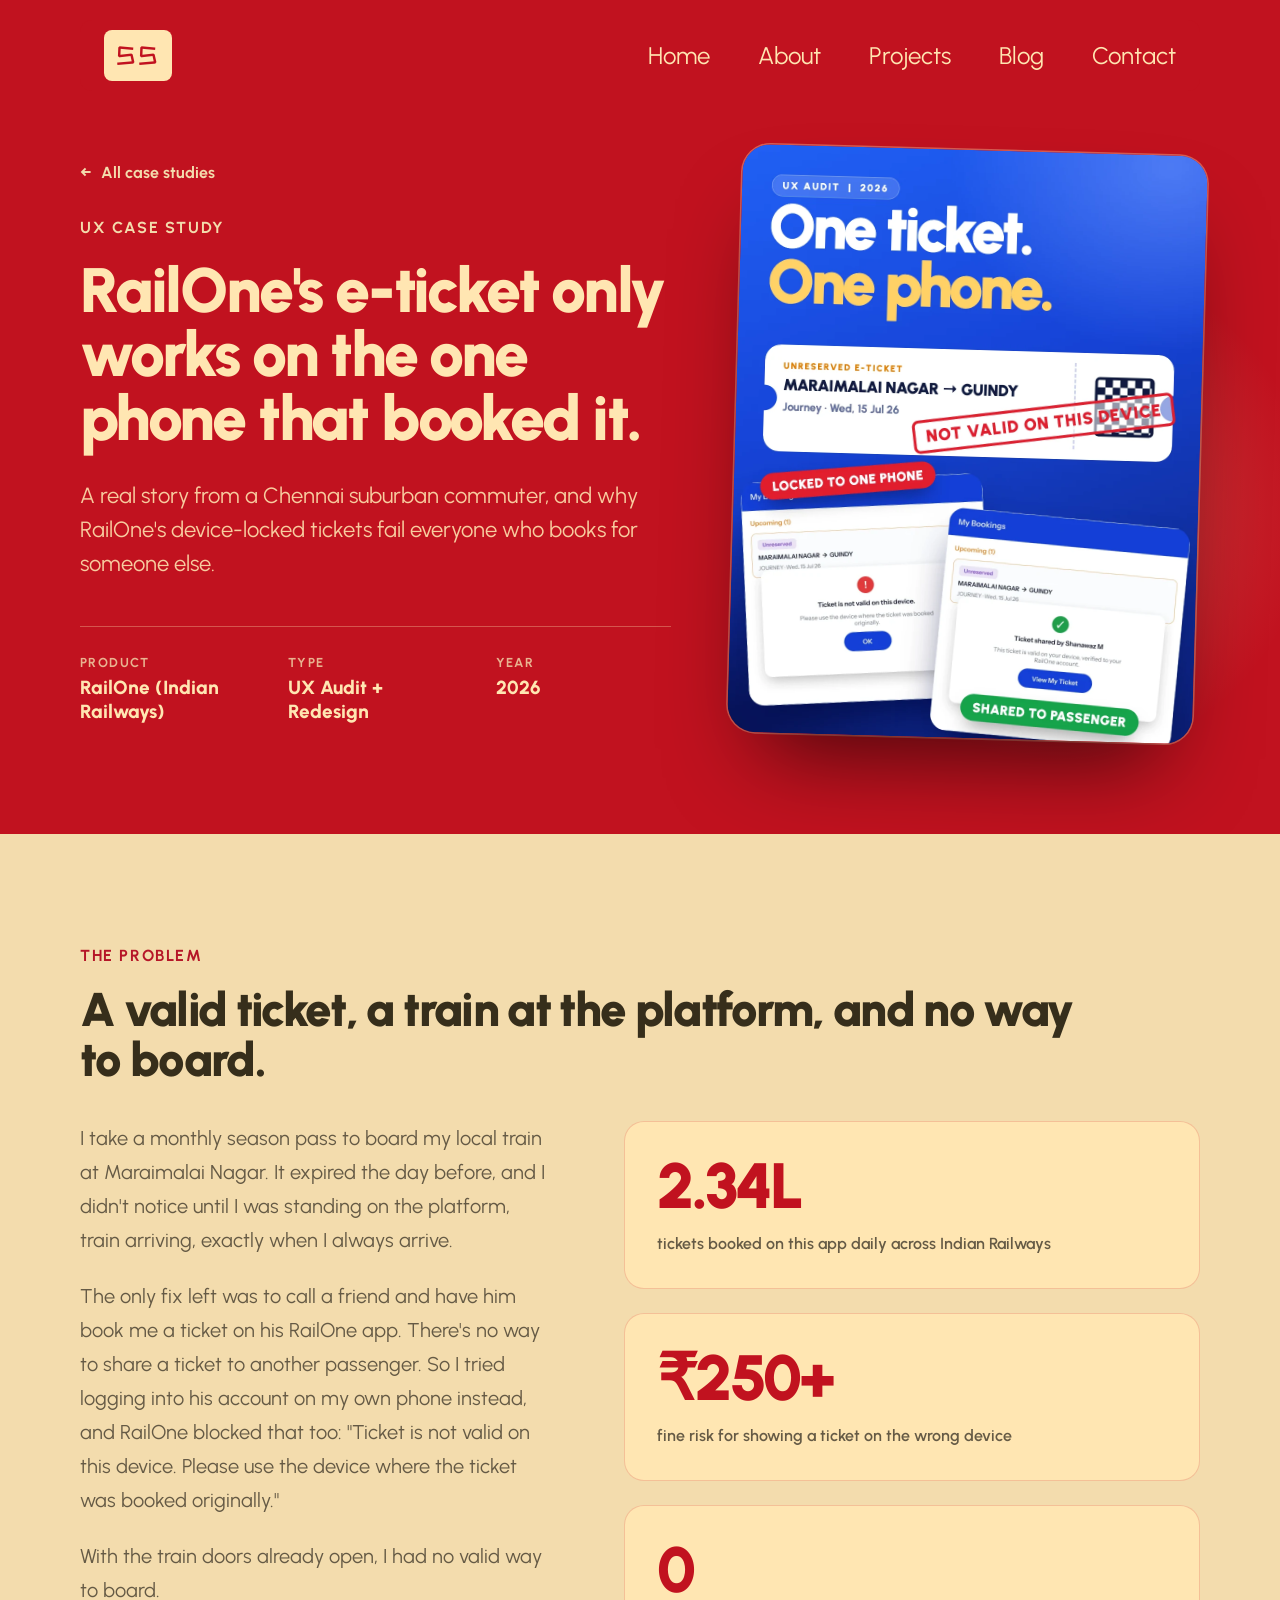
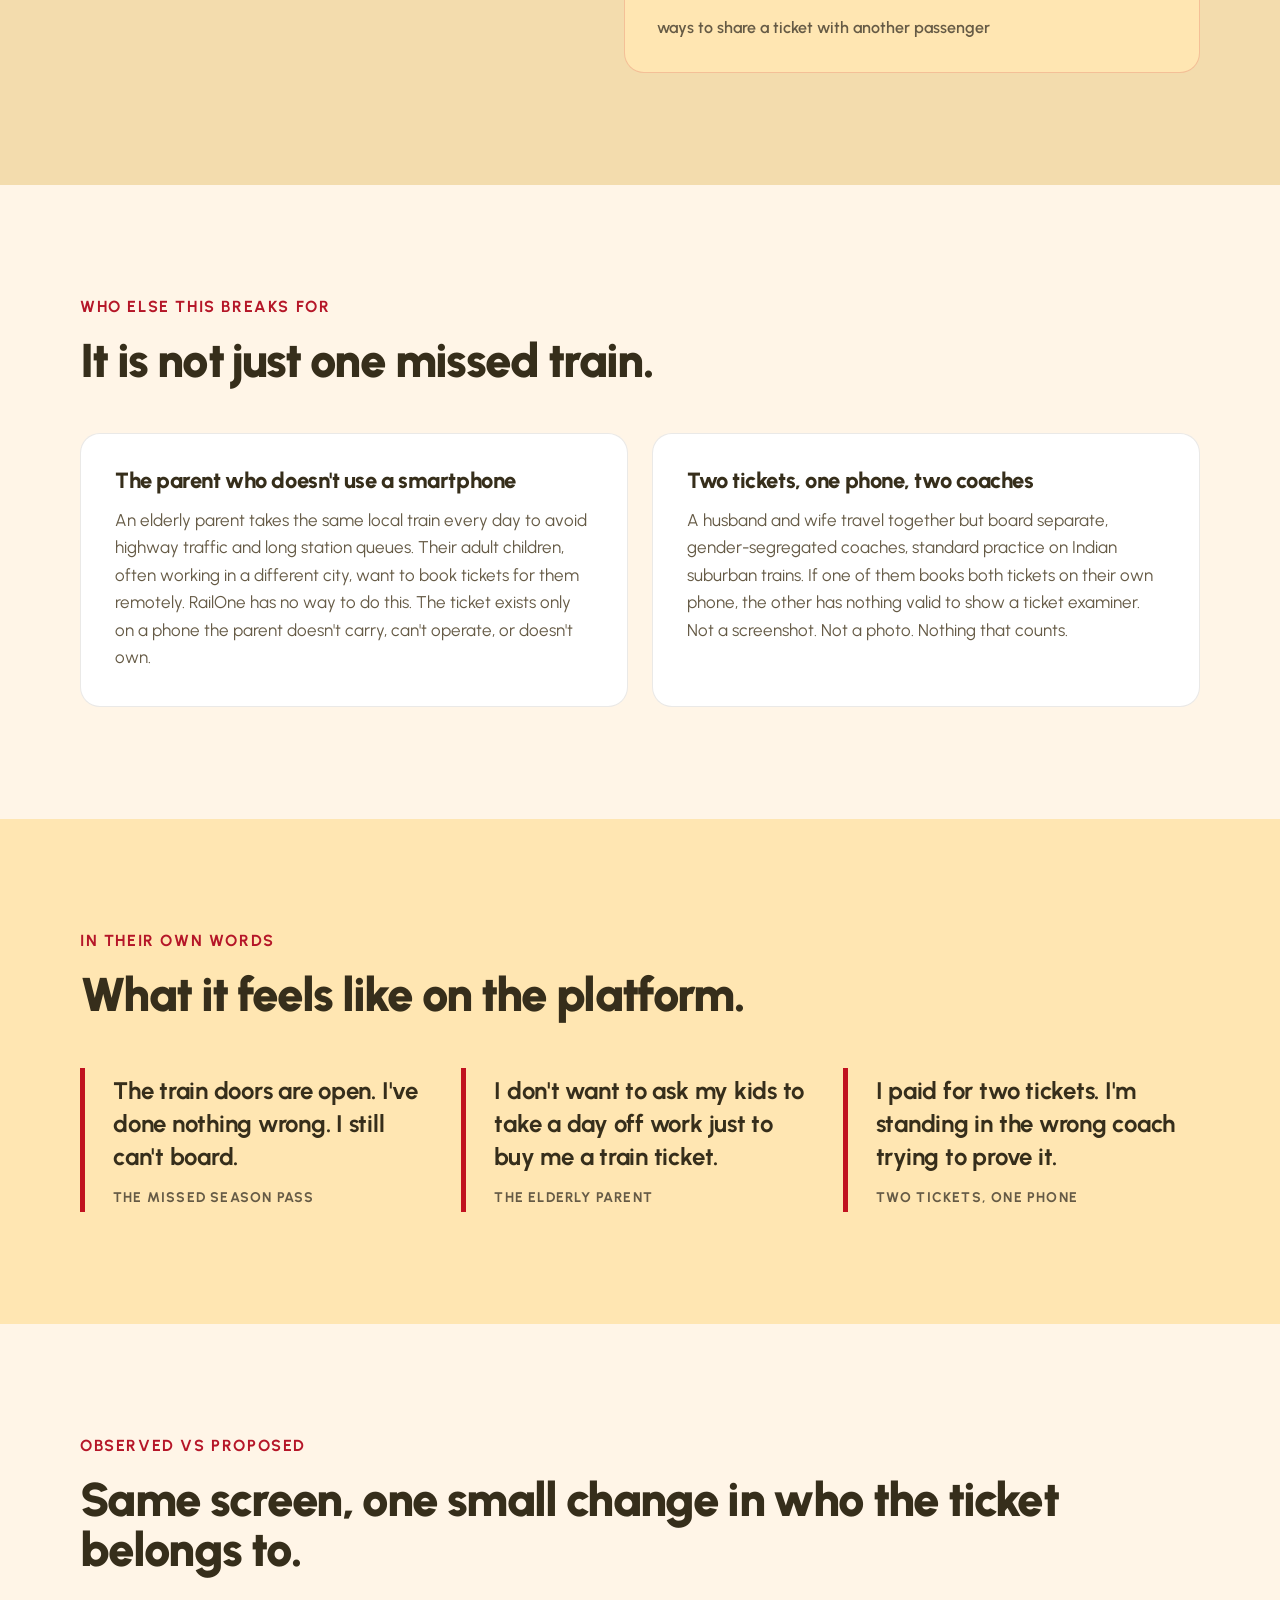
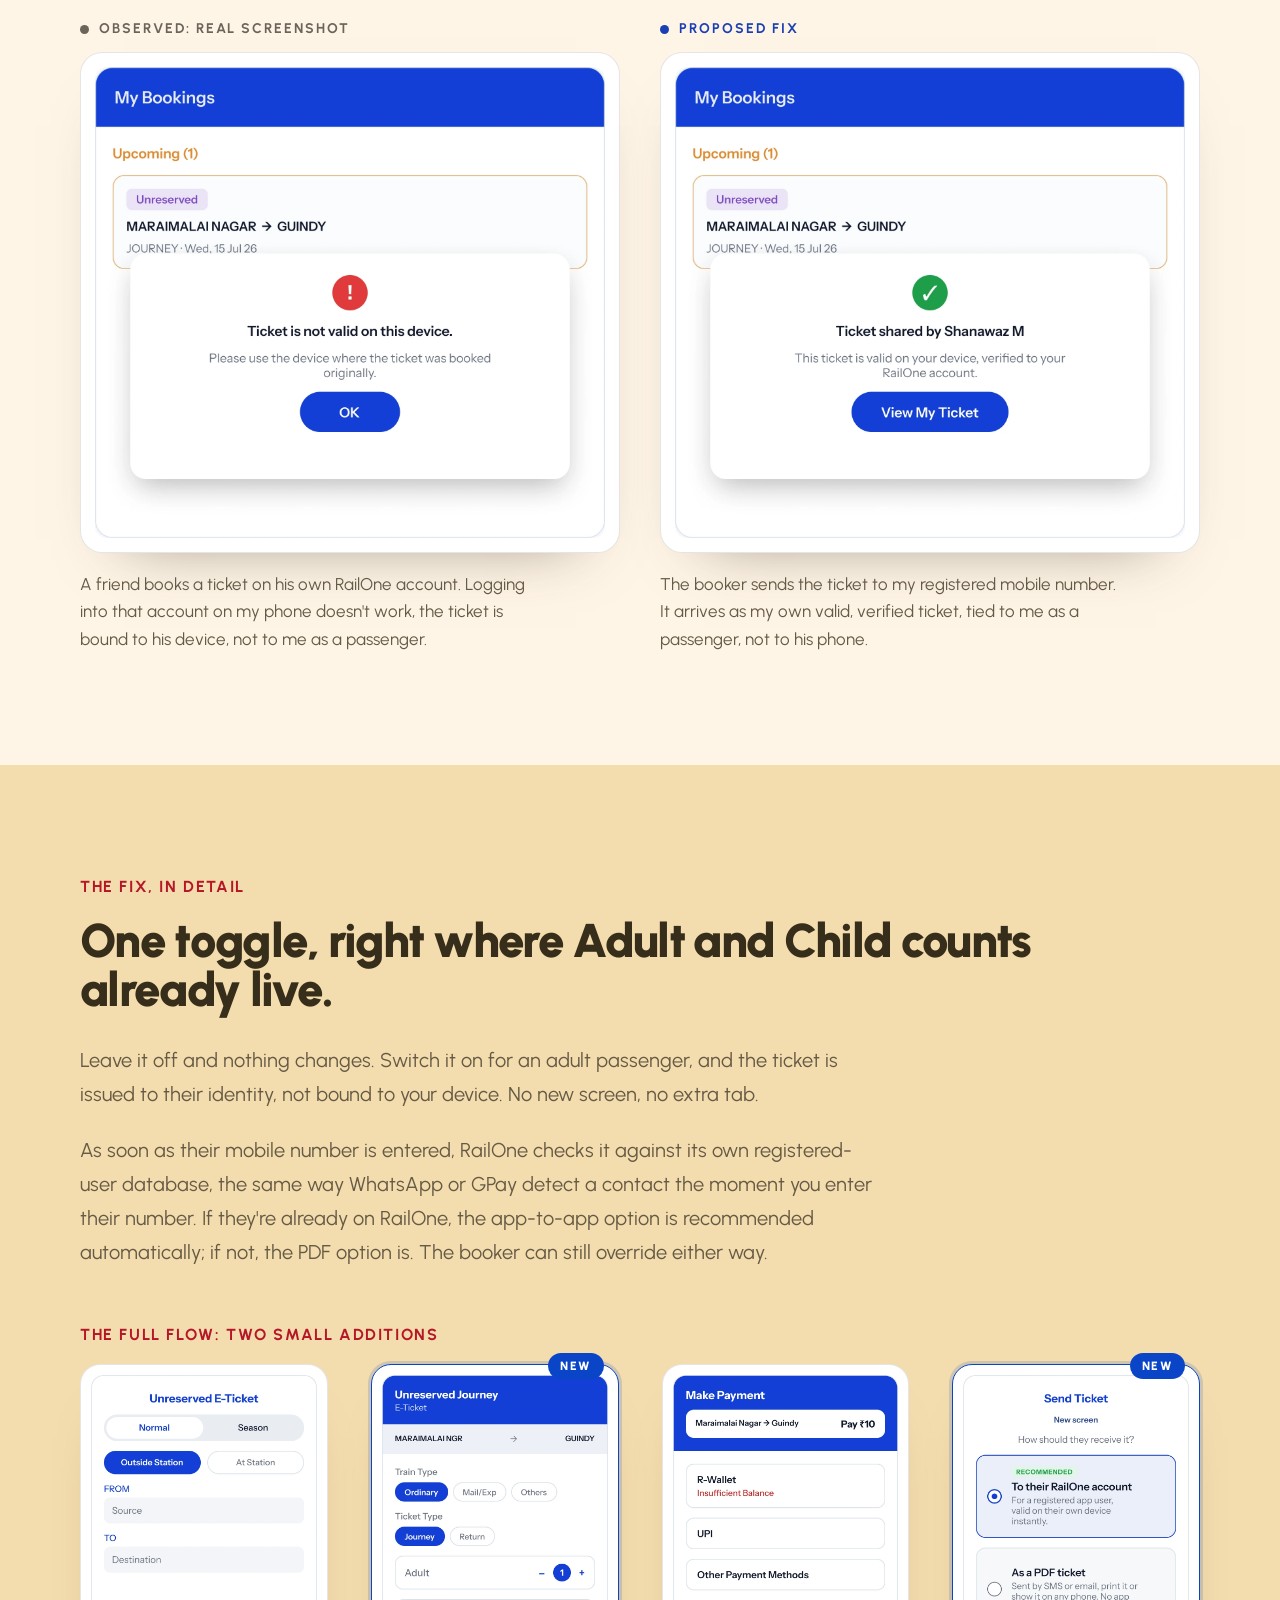
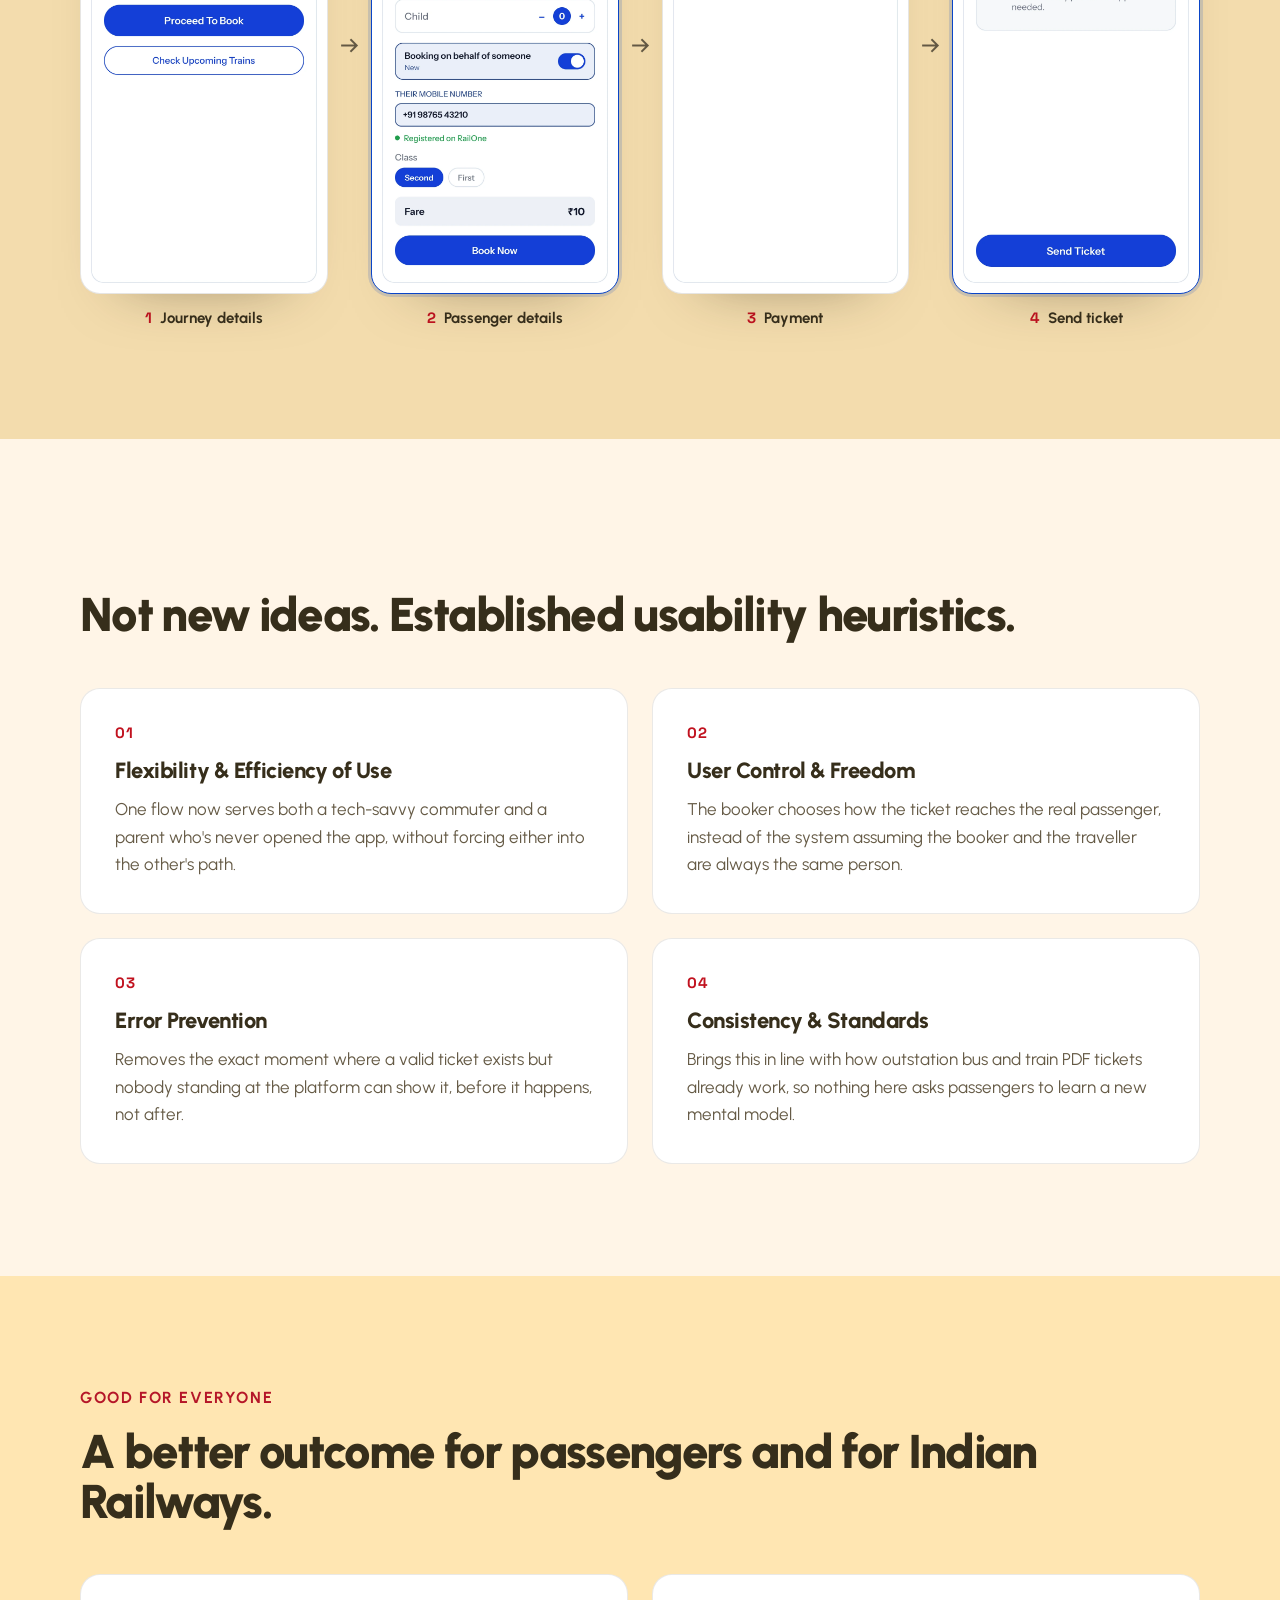
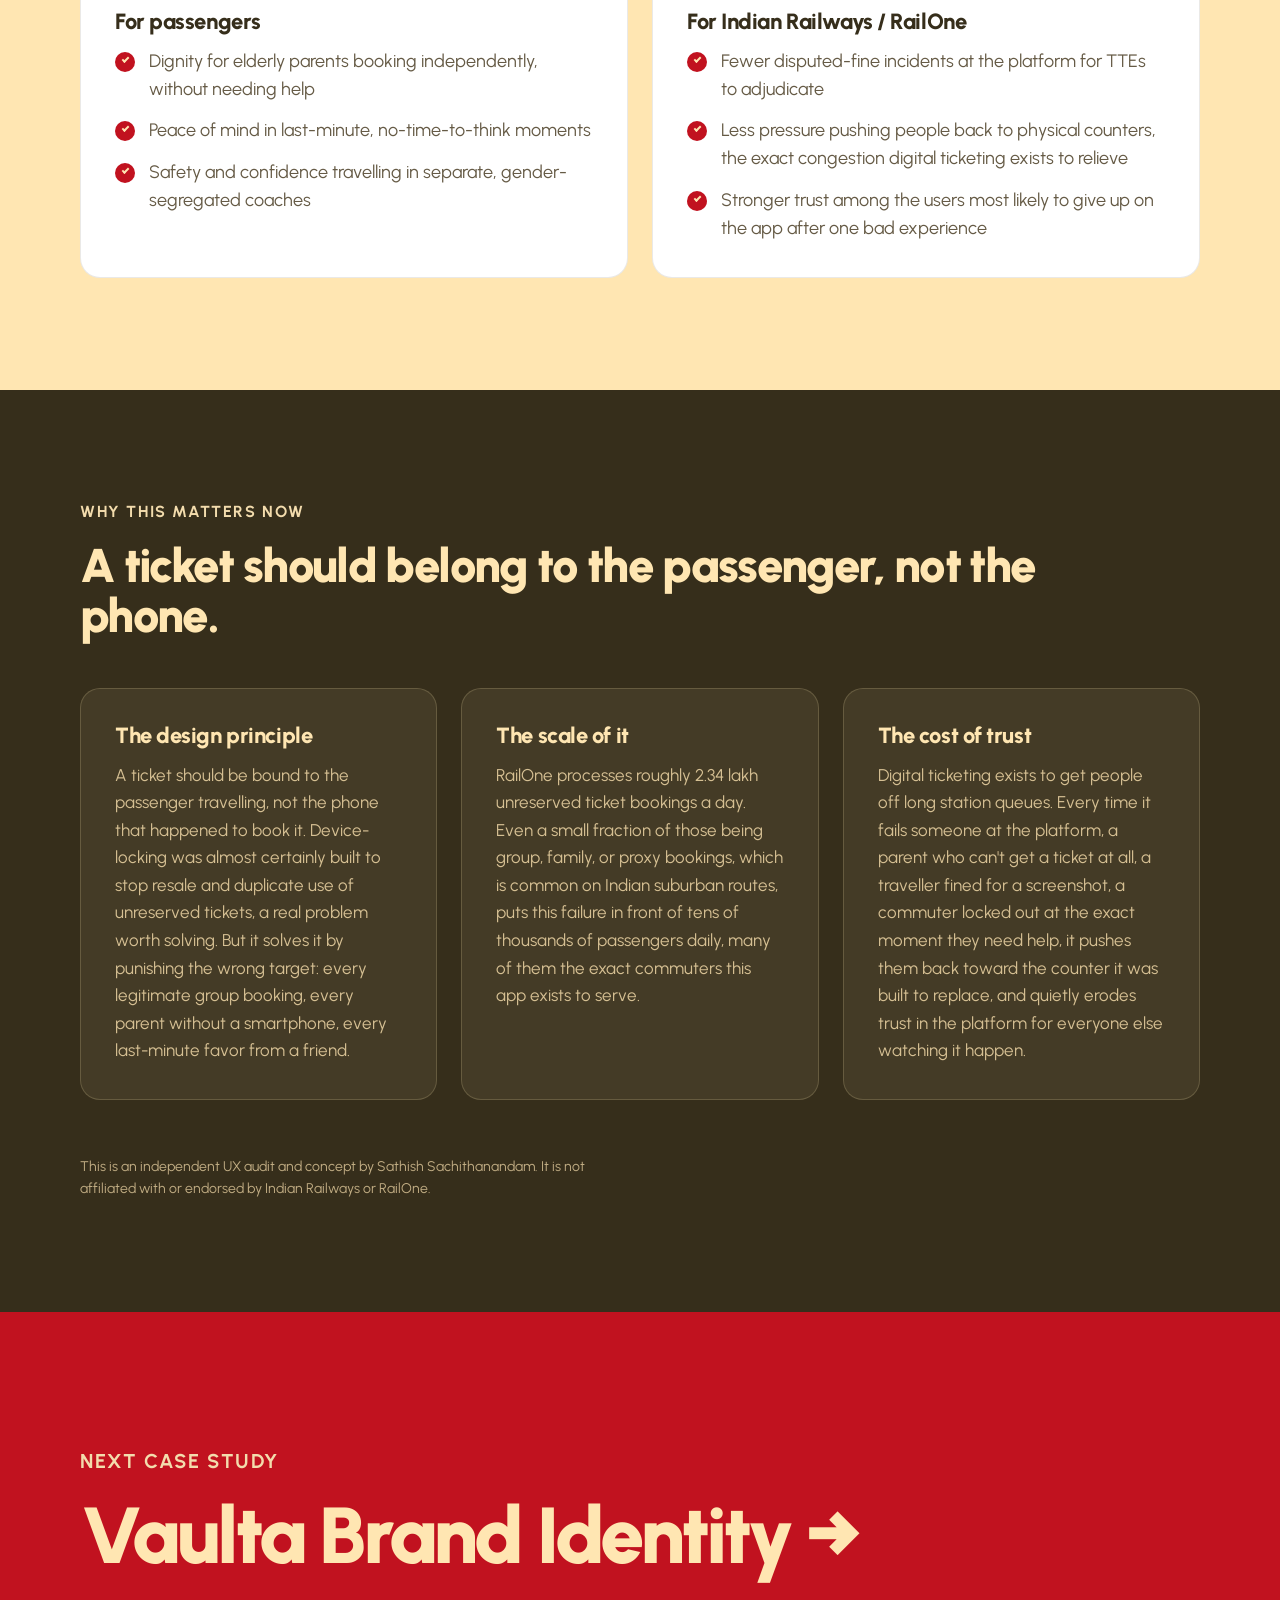
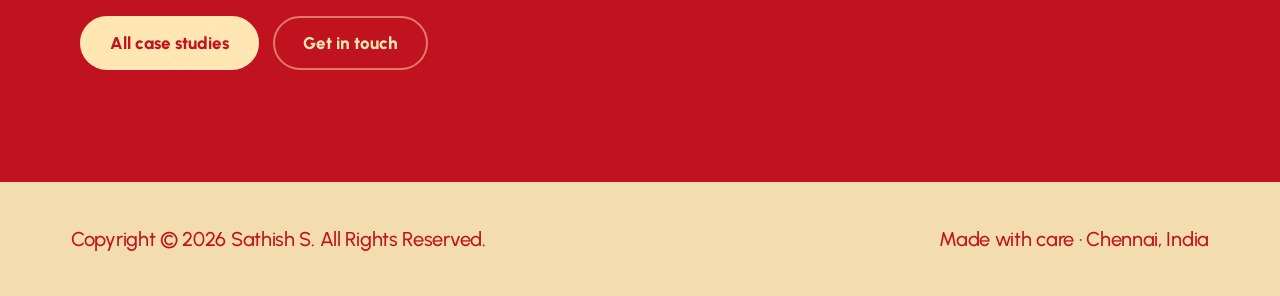
<file: case-studies/railone.html>
<!DOCTYPE html>
<html lang="en">
<head>
  <meta charset="UTF-8" />
  <meta name="viewport" content="width=device-width, initial-scale=1.0" />
  <title>RailOne E-Ticket UX Audit | Case Study | Sathish S</title>
  <meta name="description" content="A UX audit of RailOne&#x27;s device-locked e-tickets and a redesign that lets you book a ticket for another passenger. A Chennai commuter&#x27;s story." />
  <meta name="author" content="Sathish Sachithanandam" />
  <meta name="robots" content="index, follow" />
  <link rel="canonical" href="https://www.uxbysathish.com/case-studies/railone.html" />
  <meta property="og:locale" content="en_IN" />
  <meta property="og:type" content="article" />
  <meta property="og:title" content="RailOne E-Ticket UX Audit | Case Study | Sathish S" />
  <meta property="og:description" content="A UX audit of RailOne&#x27;s device-locked e-tickets and a redesign that lets you book a ticket for another passenger. A Chennai commuter&#x27;s story." />
  <meta property="og:url" content="https://www.uxbysathish.com/case-studies/railone.html" />
  <meta property="og:image" content="https://www.uxbysathish.com/assets/case-studies/railone/og.jpg" />
  <meta property="og:site_name" content="Sathish Sachithanandam, Portfolio" />
  <meta name="twitter:card" content="summary_large_image" />
  <meta name="twitter:title" content="RailOne E-Ticket UX Audit | Case Study | Sathish S" />
  <meta name="twitter:description" content="A UX audit of RailOne&#x27;s device-locked e-tickets and a redesign that lets you book a ticket for another passenger. A Chennai commuter&#x27;s story." />
  <meta name="twitter:image" content="https://www.uxbysathish.com/assets/case-studies/railone/og.jpg" />
  <meta name="twitter:site" content="@im_super18" />
  <link rel="icon" href="/favicon.ico" sizes="any" />
  <link rel="icon" type="image/png" sizes="512x512" href="../assets/images/favicon-avatar.png" />
  <link rel="apple-touch-icon" sizes="180x180" href="../assets/images/favicon-avatar.png" />
  <link rel="preconnect" href="https://fonts.googleapis.com" />
  <link rel="preconnect" href="https://fonts.gstatic.com" crossorigin />
  <link href="https://fonts.googleapis.com/css2?family=Urbanist:ital,wght@0,300;0,400;0,500;0,600;0,700;0,800;0,900;1,400;1,600&family=Oswald:wght@400;700&family=Space+Grotesk:wght@500;700&family=Epilogue:wght@900&family=ZCOOL+KuaiLe&display=swap" rel="stylesheet" />
  <link rel="stylesheet" href="../style.css?v=115" />
  <link rel="stylesheet" href="../case-study.css?v=5" />
  
  <script type="application/ld+json">[{"@context": "https://schema.org", "@type": "CreativeWork", "name": "RailOne E-Ticket UX Audit | Case Study | Sathish S", "headline": "RailOne's e-ticket only works on the one phone that booked it.", "description": "A UX audit of RailOne's device-locked e-tickets and a redesign that lets you book a ticket for another passenger. A Chennai commuter's story.", "url": "https://www.uxbysathish.com/case-studies/railone.html", "image": "https://www.uxbysathish.com/assets/case-studies/railone/og.jpg", "inLanguage": "en", "dateCreated": "2026", "author": {"@type": "Person", "name": "Sathish Sachithanandam", "url": "https://www.uxbysathish.com"}, "isPartOf": {"@type": "WebSite", "name": "Sathish Sachithanandam Portfolio", "url": "https://www.uxbysathish.com"}}, {"@context": "https://schema.org", "@type": "BreadcrumbList", "itemListElement": [{"@type": "ListItem", "position": 1, "name": "Home", "item": "https://www.uxbysathish.com/"}, {"@type": "ListItem", "position": 2, "name": "Case studies", "item":"https://www.uxbysathish.com/portfolio.html"}, {"@type": "ListItem", "position": 3, "name": "RailOne E-Ticket UX Audit", "item": "https://www.uxbysathish.com/case-studies/railone.html"}]}]</script>
  <script type="text/javascript">
      (function(c,l,a,r,i,t,y){
          c[a]=c[a]||function(){(c[a].q=c[a].q||[]).push(arguments)};
          t=l.createElement(r);t.async=1;t.src="https://www.clarity.ms/tag/"+i;
          y=l.getElementsByTagName(r)[0];y.parentNode.insertBefore(t,y);
      })(window, document, "clarity", "script", "xpxjy56sfj");
  </script>
</head>
<body class="cs-page">
  <a class="skip-to-main" href="#main">Skip to main content</a>
  <nav class="navbar">
      <div class="navbar-inner">
        <a class="logo" href="../index.html" aria-label="Sathish S, Home">SS</a>
        <button class="hamburger" aria-label="Menu" aria-expanded="false">
          <span></span><span></span><span></span>
        </button>
        <ul class="nav-links">
          <li><a href="../index.html#home">Home</a></li>
          <li><a href="../index.html#about">About</a></li>
          <li><a href="../portfolio.html">Projects</a></li>
          <li><a href="../index.html#blog">Blog</a></li>
          <li><a href="../index.html#contact">Contact</a></li>
        </ul>
      </div>
    </nav>
  <main id="main">
    <header class="cs-hero">
      <div class="cs-wrap">
        <div class="cs-hero-grid">
          <div class="cs-hero-copy">
            <a class="cs-back" href="../portfolio.html"><span aria-hidden="true">&larr;</span> All case studies</a>
            <p class="cs-eyebrow">UX CASE STUDY</p>
            <h1 class="cs-title">RailOne's e-ticket only works on the one phone that booked it.</h1>
            <p class="cs-lede">A real story from a Chennai suburban commuter, and why RailOne's device-locked tickets fail everyone who books for someone else.</p>
            <dl class="cs-meta"><div><dt>Product</dt><dd>RailOne (Indian Railways)</dd></div><div><dt>Type</dt><dd>UX Audit + Redesign</dd></div><div><dt>Year</dt><dd>2026</dd></div></dl>
            
          </div>
          <div class="cs-hero-art tilt portrait"><img src="../assets/case-studies/railone/cover.webp" alt="Case study cover: &quot;One ticket. One phone.&quot; with a unreserved ticket stamped Not valid on this device above two RailOne screens, one locked to a single phone and one shared to the passenger." width="1000" height="1266" decoding="async" fetchpriority="high"></div>
        </div>
      </div>
    </header>
<section class="cs-sec tan" id="problem"><div class="cs-wrap"><p class="cs-kicker cs-rv">THE PROBLEM</p><h2 class="cs-h2 cs-rv">A valid ticket, a train at the platform, and no way to board.</h2><div class="cs-split" style="margin-top:36px"><div class="cs-prose cs-rv"><p>I take a monthly season pass to board my local train at Maraimalai Nagar. It expired the day before, and I didn't notice until I was standing on the platform, train arriving, exactly when I always arrive.</p><p>The only fix left was to call a friend and have him book me a ticket on his RailOne app. There's no way to share a ticket to another passenger. So I tried logging into his account on my own phone instead, and RailOne blocked that too: "Ticket is not valid on this device. Please use the device where the ticket was booked originally."</p><p>With the train doors already open, I had no valid way to board.</p></div><div><div class="cs-stats cs-rv" style="margin-top:0;grid-template-columns:1fr"><div class="cs-stat"><b>2.34L</b><span>tickets booked on this app daily across Indian Railways</span></div><div class="cs-stat"><b>₹250+</b><span>fine risk for showing a ticket on the wrong device</span></div><div class="cs-stat"><b>0</b><span>ways to share a ticket with another passenger</span></div></div></div></div></div></section>
<section class="cs-sec "><div class="cs-wrap"><p class="cs-kicker cs-rv">WHO ELSE THIS BREAKS FOR</p><h2 class="cs-h2 cs-rv">It is not just one missed train.</h2><div class="cs-grid g2 cs-rv"><div class="cs-card "><h3>The parent who doesn't use a smartphone</h3><p>An elderly parent takes the same local train every day to avoid highway traffic and long station queues. Their adult children, often working in a different city, want to book tickets for them remotely. RailOne has no way to do this. The ticket exists only on a phone the parent doesn't carry, can't operate, or doesn't own.</p></div><div class="cs-card "><h3>Two tickets, one phone, two coaches</h3><p>A husband and wife travel together but board separate, gender-segregated coaches, standard practice on Indian suburban trains. If one of them books both tickets on their own phone, the other has nothing valid to show a ticket examiner. Not a screenshot. Not a photo. Nothing that counts.</p></div></div></div></section>
<section class="cs-sec cream"><div class="cs-wrap"><p class="cs-kicker cs-rv">IN THEIR OWN WORDS</p><h2 class="cs-h2 cs-rv">What it feels like on the platform.</h2><div class="cs-grid g3 cs-rv"><blockquote class="cs-quote cs-rv"><p>The train doors are open. I've done nothing wrong. I still can't board.</p><cite>The missed season pass</cite></blockquote><blockquote class="cs-quote cs-rv"><p>I don't want to ask my kids to take a day off work just to buy me a train ticket.</p><cite>The elderly parent</cite></blockquote><blockquote class="cs-quote cs-rv"><p>I paid for two tickets. I'm standing in the wrong coach trying to prove it.</p><cite>Two tickets, one phone</cite></blockquote></div></div></section>
<section class="cs-sec "><div class="cs-wrap"><p class="cs-kicker cs-rv">OBSERVED VS PROPOSED</p><h2 class="cs-h2 cs-rv">Same screen, one small change in who the ticket belongs to.</h2><div class="rl-compare"><figure class="rl-col obs cs-rv"><p class="rl-tag"><i></i>OBSERVED: REAL SCREENSHOT</p><div class="rl-shot"><img src="../assets/case-studies/railone/obs.webp" alt="RailOne My Bookings screen with a dialog reading &quot;Ticket is not valid on this device.&quot;" width="1560" height="1440" loading="lazy" decoding="async"></div><figcaption>A friend books a ticket on his own RailOne account. Logging into that account on my phone doesn't work, the ticket is bound to his device, not to me as a passenger.</figcaption></figure><figure class="rl-col prop cs-rv"><p class="rl-tag"><i></i>PROPOSED FIX</p><div class="rl-shot"><img src="../assets/case-studies/railone/prop.webp" alt="RailOne My Bookings screen with a dialog reading &quot;Ticket shared by Shanawaz M&quot; and a View My Ticket button." width="1560" height="1440" loading="lazy" decoding="async"></div><figcaption>The booker sends the ticket to my registered mobile number. It arrives as my own valid, verified ticket, tied to me as a passenger, not to his phone.</figcaption></figure></div></div></section>
<section class="cs-sec tan"><div class="cs-wrap"><p class="cs-kicker cs-rv">THE FIX, IN DETAIL</p><h2 class="cs-h2 cs-rv">One toggle, right where Adult and Child counts already live.</h2><div class="cs-prose cs-rv"><p>Leave it off and nothing changes. Switch it on for an adult passenger, and the ticket is issued to their identity, not bound to your device. No new screen, no extra tab.</p><p>As soon as their mobile number is entered, RailOne checks it against its own registered-user database, the same way WhatsApp or GPay detect a contact the moment you enter their number. If they're already on RailOne, the app-to-app option is recommended automatically; if not, the PDF option is. The booker can still override either way.</p></div><p class="cs-kicker cs-rv" style="margin-top:56px">THE FULL FLOW: TWO SMALL ADDITIONS</p><div class="rf cs-rv"><figure class="rf-step"><div class="rf-img"><img src="../assets/case-studies/railone/flow-1.webp" alt="RailOne Unreserved E-Ticket screen with Normal and Season tabs, source and destination fields and a Proceed To Book button." width="840" height="1890" loading="lazy" decoding="async"></div><figcaption><b>1</b> Journey details</figcaption></figure><span class="rf-arrow" aria-hidden="true">&rarr;</span><figure class="rf-step is-new"><div class="rf-img"><img src="../assets/case-studies/railone/flow-2.webp" alt="RailOne Unreserved Journey screen with train type, ticket type, adult and child counters and a new Booking on behalf of someone toggle with a mobile number field." width="840" height="1890" loading="lazy" decoding="async"><span class="rl-new">NEW</span></div><figcaption><b>2</b> Passenger details</figcaption></figure><span class="rf-arrow" aria-hidden="true">&rarr;</span><figure class="rf-step"><div class="rf-img"><img src="../assets/case-studies/railone/flow-3.webp" alt="RailOne Make Payment screen listing R-Wallet, UPI and Other Payment Methods." width="840" height="1890" loading="lazy" decoding="async"></div><figcaption><b>3</b> Payment</figcaption></figure><span class="rf-arrow" aria-hidden="true">&rarr;</span><figure class="rf-step is-new"><div class="rf-img"><img src="../assets/case-studies/railone/flow-4.webp" alt="RailOne new Send Ticket screen offering delivery to their RailOne account or as a PDF ticket." width="840" height="1890" loading="lazy" decoding="async"><span class="rl-new">NEW</span></div><figcaption><b>4</b> Send ticket</figcaption></figure></div></div></section>
<section class="cs-sec "><div class="cs-wrap"><p class="cs-kicker cs-rv">GROUNDED IN UX PRINCIPLES</p><h2 class="cs-h2 cs-rv">Not new ideas. Established usability heuristics.</h2><div class="cs-grid g2 cs-rv"><div class="cs-card "><span class="cs-num">01</span><h3>Flexibility &amp; Efficiency of Use</h3><p>One flow now serves both a tech-savvy commuter and a parent who's never opened the app, without forcing either into the other's path.</p></div><div class="cs-card "><span class="cs-num">02</span><h3>User Control &amp; Freedom</h3><p>The booker chooses how the ticket reaches the real passenger, instead of the system assuming the booker and the traveller are always the same person.</p></div><div class="cs-card "><span class="cs-num">03</span><h3>Error Prevention</h3><p>Removes the exact moment where a valid ticket exists but nobody standing at the platform can show it, before it happens, not after.</p></div><div class="cs-card "><span class="cs-num">04</span><h3>Consistency &amp; Standards</h3><p>Brings this in line with how outstation bus and train PDF tickets already work, so nothing here asks passengers to learn a new mental model.</p></div></div></div></section>
<section class="cs-sec cream"><div class="cs-wrap"><p class="cs-kicker cs-rv">GOOD FOR EVERYONE</p><h2 class="cs-h2 cs-rv">A better outcome for passengers and for Indian Railways.</h2><div class="cs-grid g2 cs-rv"><div class="cs-card"><h3>For passengers</h3><ul class="cs-list"><li>Dignity for elderly parents booking independently, without needing help</li><li>Peace of mind in last-minute, no-time-to-think moments</li><li>Safety and confidence travelling in separate, gender-segregated coaches</li></ul></div><div class="cs-card"><h3>For Indian Railways / RailOne</h3><ul class="cs-list"><li>Fewer disputed-fine incidents at the platform for TTEs to adjudicate</li><li>Less pressure pushing people back to physical counters, the exact congestion digital ticketing exists to relieve</li><li>Stronger trust among the users most likely to give up on the app after one bad experience</li></ul></div></div></div></section>
<section class="cs-sec dark"><div class="cs-wrap"><p class="cs-kicker cs-rv">WHY THIS MATTERS NOW</p><h2 class="cs-h2 cs-rv">A ticket should belong to the passenger, not the phone.</h2><div class="cs-grid g3 cs-rv"><div class="cs-card "><h3>The design principle</h3><p>A ticket should be bound to the passenger travelling, not the phone that happened to book it. Device-locking was almost certainly built to stop resale and duplicate use of unreserved tickets, a real problem worth solving. But it solves it by punishing the wrong target: every legitimate group booking, every parent without a smartphone, every last-minute favor from a friend.</p></div><div class="cs-card "><h3>The scale of it</h3><p>RailOne processes roughly 2.34 lakh unreserved ticket bookings a day. Even a small fraction of those being group, family, or proxy bookings, which is common on Indian suburban routes, puts this failure in front of tens of thousands of passengers daily, many of them the exact commuters this app exists to serve.</p></div><div class="cs-card "><h3>The cost of trust</h3><p>Digital ticketing exists to get people off long station queues. Every time it fails someone at the platform, a parent who can't get a ticket at all, a traveller fined for a screenshot, a commuter locked out at the exact moment they need help, it pushes them back toward the counter it was built to replace, and quietly erodes trust in the platform for everyone else watching it happen.</p></div></div><p class="cs-note cs-rv" style="color:rgba(255,230,178,.7)">This is an independent UX audit and concept by Sathish Sachithanandam. It is not affiliated with or endorsed by Indian Railways or RailOne.</p></div></section>
    <section class="cs-next">
      <div class="cs-wrap">
        <p class="cs-kicker cs-rv">NEXT CASE STUDY</p>
        <a class="big cs-rv" href="vaulta.html">Vaulta Brand Identity <span aria-hidden="true">&rarr;</span></a>
        <div class="links cs-rv">
          <a class="cs-btn" href="../portfolio.html">All case studies</a>
          <a class="cs-btn ghost" href="../index.html#contact">Get in touch</a>
        </div>
      </div>
    </section>
  </main>
  <footer class="footer">
    <span>Copyright &copy; 2026 Sathish S. All Rights Reserved.</span>
    <span>Made with care &middot; Chennai, India</span>
  </footer>
  <script src="../case-study.js?v=2"></script>
</body>
</html>
</file>
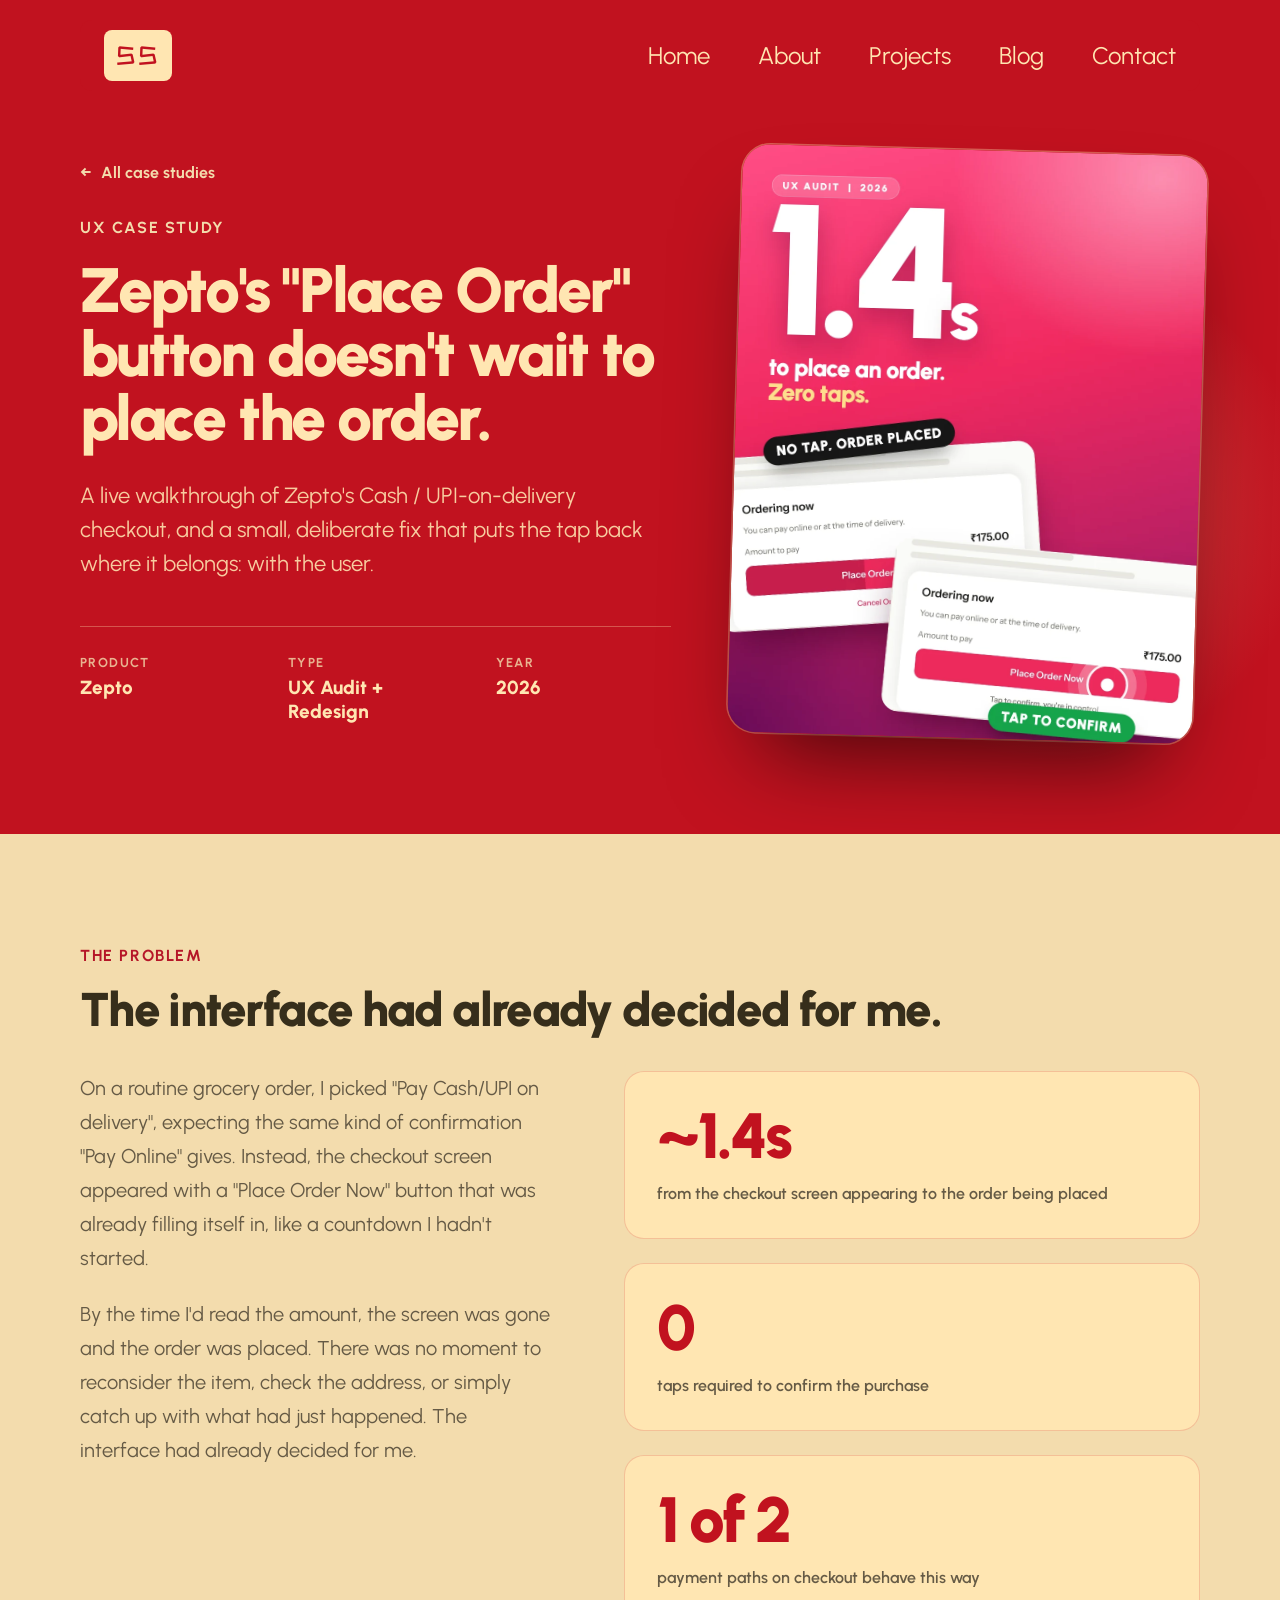
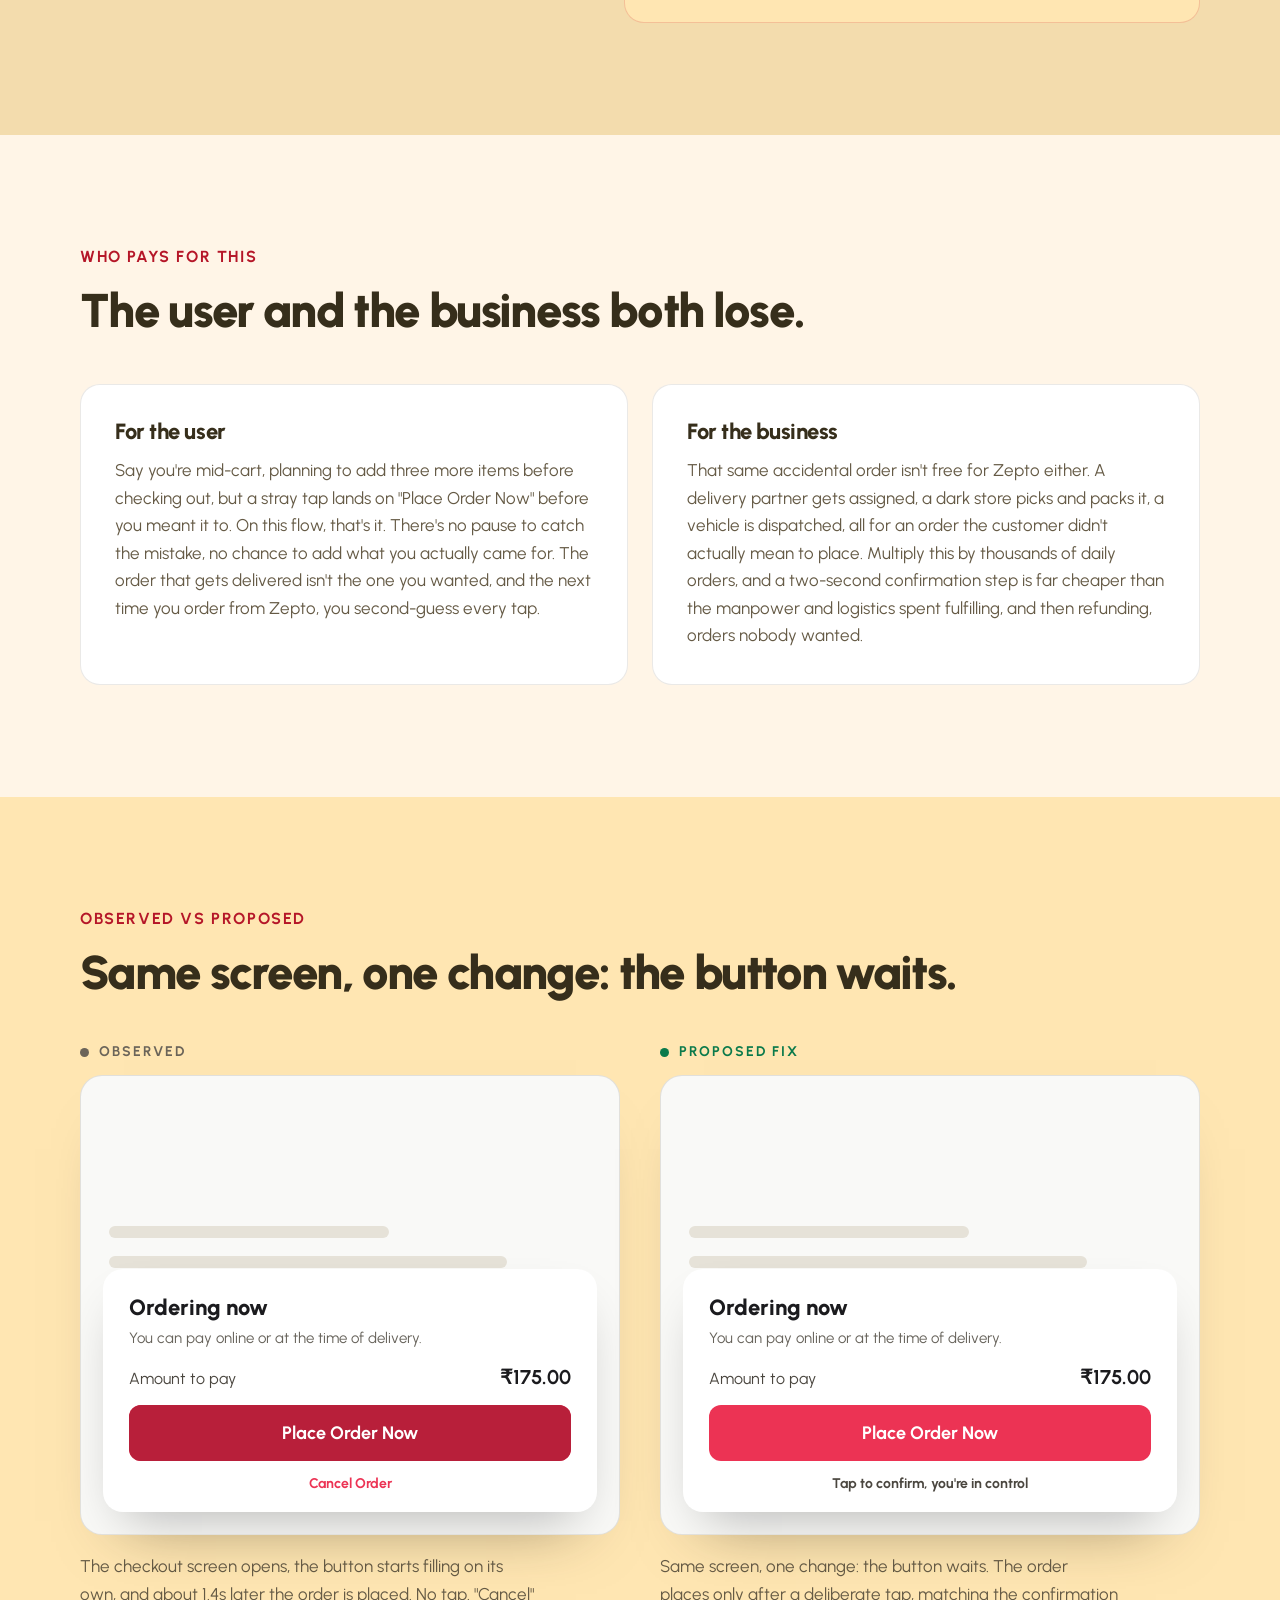
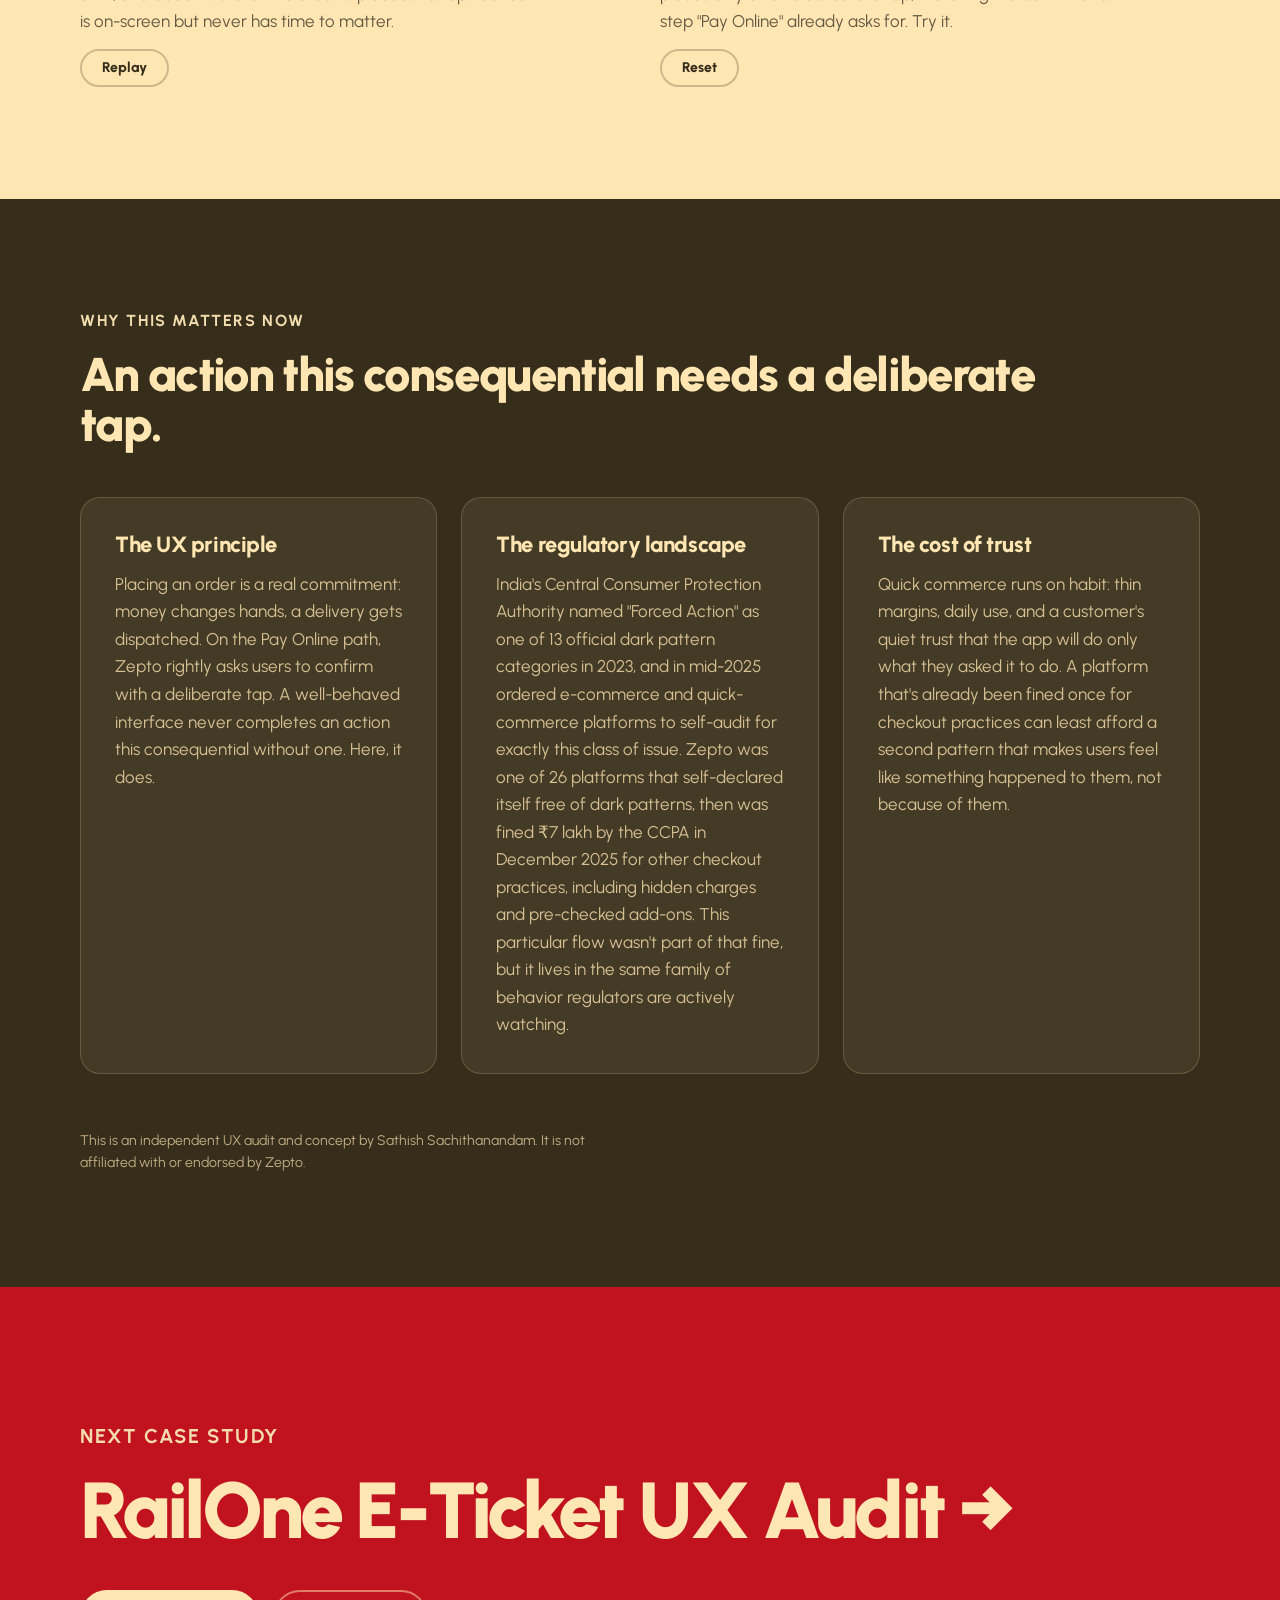
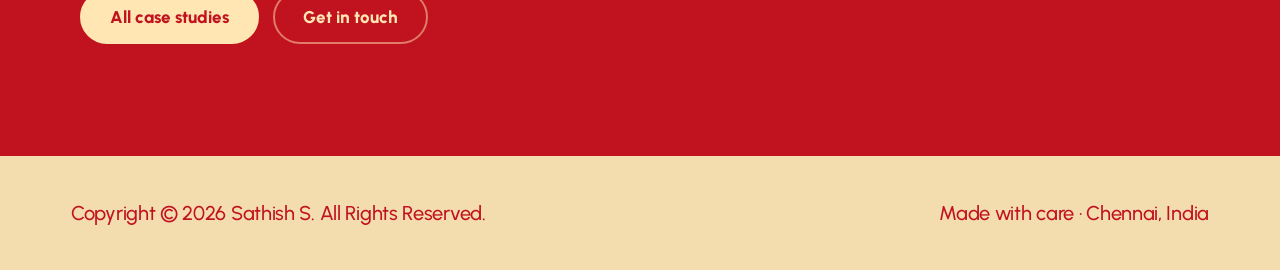
<file: case-studies/zepto.html>
<!DOCTYPE html>
<html lang="en">
<head>
  <meta charset="UTF-8" />
  <meta name="viewport" content="width=device-width, initial-scale=1.0" />
  <title>Zepto Checkout UX Audit | Case Study | Sathish S</title>
  <meta name="description" content="A UX audit of Zepto&#x27;s cash and UPI on delivery checkout, where the Place Order button fills itself and orders without a tap, and a small fix." />
  <meta name="author" content="Sathish Sachithanandam" />
  <meta name="robots" content="index, follow" />
  <link rel="canonical" href="https://www.uxbysathish.com/case-studies/zepto.html" />
  <meta property="og:locale" content="en_IN" />
  <meta property="og:type" content="article" />
  <meta property="og:title" content="Zepto Checkout UX Audit | Case Study | Sathish S" />
  <meta property="og:description" content="A UX audit of Zepto&#x27;s cash and UPI on delivery checkout, where the Place Order button fills itself and orders without a tap, and a small fix." />
  <meta property="og:url" content="https://www.uxbysathish.com/case-studies/zepto.html" />
  <meta property="og:image" content="https://www.uxbysathish.com/assets/case-studies/zepto/og.jpg" />
  <meta property="og:site_name" content="Sathish Sachithanandam, Portfolio" />
  <meta name="twitter:card" content="summary_large_image" />
  <meta name="twitter:title" content="Zepto Checkout UX Audit | Case Study | Sathish S" />
  <meta name="twitter:description" content="A UX audit of Zepto&#x27;s cash and UPI on delivery checkout, where the Place Order button fills itself and orders without a tap, and a small fix." />
  <meta name="twitter:image" content="https://www.uxbysathish.com/assets/case-studies/zepto/og.jpg" />
  <meta name="twitter:site" content="@im_super18" />
  <link rel="icon" href="/favicon.ico" sizes="any" />
  <link rel="icon" type="image/png" sizes="512x512" href="../assets/images/favicon-avatar.png" />
  <link rel="apple-touch-icon" sizes="180x180" href="../assets/images/favicon-avatar.png" />
  <link rel="preconnect" href="https://fonts.googleapis.com" />
  <link rel="preconnect" href="https://fonts.gstatic.com" crossorigin />
  <link href="https://fonts.googleapis.com/css2?family=Urbanist:ital,wght@0,300;0,400;0,500;0,600;0,700;0,800;0,900;1,400;1,600&family=Oswald:wght@400;700&family=Space+Grotesk:wght@500;700&family=Epilogue:wght@900&family=ZCOOL+KuaiLe&display=swap" rel="stylesheet" />
  <link rel="stylesheet" href="../style.css?v=115" />
  <link rel="stylesheet" href="../case-study.css?v=5" />
  
  <script type="application/ld+json">[{"@context": "https://schema.org", "@type": "CreativeWork", "name": "Zepto Checkout UX Audit | Case Study | Sathish S", "headline": "Zepto's \"Place Order\" button doesn't wait to place the order.", "description": "A UX audit of Zepto's cash and UPI on delivery checkout, where the Place Order button fills itself and orders without a tap, and a small fix.", "url": "https://www.uxbysathish.com/case-studies/zepto.html", "image": "https://www.uxbysathish.com/assets/case-studies/zepto/og.jpg", "inLanguage": "en", "dateCreated": "2026", "author": {"@type": "Person", "name": "Sathish Sachithanandam", "url": "https://www.uxbysathish.com"}, "isPartOf": {"@type": "WebSite", "name": "Sathish Sachithanandam Portfolio", "url": "https://www.uxbysathish.com"}}, {"@context": "https://schema.org", "@type": "BreadcrumbList", "itemListElement": [{"@type": "ListItem", "position": 1, "name": "Home", "item": "https://www.uxbysathish.com/"}, {"@type": "ListItem", "position": 2, "name": "Case studies", "item":"https://www.uxbysathish.com/portfolio.html"}, {"@type": "ListItem", "position": 3, "name": "Zepto Checkout UX Audit", "item": "https://www.uxbysathish.com/case-studies/zepto.html"}]}]</script>
  <script type="text/javascript">
      (function(c,l,a,r,i,t,y){
          c[a]=c[a]||function(){(c[a].q=c[a].q||[]).push(arguments)};
          t=l.createElement(r);t.async=1;t.src="https://www.clarity.ms/tag/"+i;
          y=l.getElementsByTagName(r)[0];y.parentNode.insertBefore(t,y);
      })(window, document, "clarity", "script", "xpxjy56sfj");
  </script>
</head>
<body class="cs-page">
  <a class="skip-to-main" href="#main">Skip to main content</a>
  <nav class="navbar">
      <div class="navbar-inner">
        <a class="logo" href="../index.html" aria-label="Sathish S, Home">SS</a>
        <button class="hamburger" aria-label="Menu" aria-expanded="false">
          <span></span><span></span><span></span>
        </button>
        <ul class="nav-links">
          <li><a href="../index.html#home">Home</a></li>
          <li><a href="../index.html#about">About</a></li>
          <li><a href="../portfolio.html">Projects</a></li>
          <li><a href="../index.html#blog">Blog</a></li>
          <li><a href="../index.html#contact">Contact</a></li>
        </ul>
      </div>
    </nav>
  <main id="main">
    <header class="cs-hero">
      <div class="cs-wrap">
        <div class="cs-hero-grid">
          <div class="cs-hero-copy">
            <a class="cs-back" href="../portfolio.html"><span aria-hidden="true">&larr;</span> All case studies</a>
            <p class="cs-eyebrow">UX CASE STUDY</p>
            <h1 class="cs-title">Zepto's "Place Order" button doesn't wait to place the order.</h1>
            <p class="cs-lede">A live walkthrough of Zepto's Cash / UPI-on-delivery checkout, and a small, deliberate fix that puts the tap back where it belongs: with the user.</p>
            <dl class="cs-meta"><div><dt>Product</dt><dd>Zepto</dd></div><div><dt>Type</dt><dd>UX Audit + Redesign</dd></div><div><dt>Year</dt><dd>2026</dd></div></dl>
            
          </div>
          <div class="cs-hero-art tilt portrait"><img src="../assets/case-studies/zepto/cover.webp" alt="Case study cover: a giant &quot;1.4s to place an order. Zero taps.&quot; above two Zepto checkout screens, one labelled No tap, order placed and one labelled Tap to confirm." width="1000" height="1266" decoding="async" fetchpriority="high"></div>
        </div>
      </div>
    </header>
<section class="cs-sec tan" id="problem"><div class="cs-wrap"><p class="cs-kicker cs-rv">THE PROBLEM</p><h2 class="cs-h2 cs-rv">The interface had already decided for me.</h2><div class="cs-split" style="margin-top:36px"><div class="cs-prose cs-rv"><p>On a routine grocery order, I picked "Pay Cash/UPI on delivery", expecting the same kind of confirmation "Pay Online" gives. Instead, the checkout screen appeared with a "Place Order Now" button that was already filling itself in, like a countdown I hadn't started.</p><p>By the time I'd read the amount, the screen was gone and the order was placed. There was no moment to reconsider the item, check the address, or simply catch up with what had just happened. The interface had already decided for me.</p></div><div><div class="cs-stats cs-rv" style="margin-top:0;grid-template-columns:1fr"><div class="cs-stat"><b>~1.4s</b><span>from the checkout screen appearing to the order being placed</span></div><div class="cs-stat"><b>0</b><span>taps required to confirm the purchase</span></div><div class="cs-stat"><b>1 of 2</b><span>payment paths on checkout behave this way</span></div></div></div></div></div></section>
<section class="cs-sec "><div class="cs-wrap"><p class="cs-kicker cs-rv">WHO PAYS FOR THIS</p><h2 class="cs-h2 cs-rv">The user and the business both lose.</h2><div class="cs-grid g2 cs-rv"><div class="cs-card "><h3>For the user</h3><p>Say you're mid-cart, planning to add three more items before checking out, but a stray tap lands on "Place Order Now" before you meant it to. On this flow, that's it. There's no pause to catch the mistake, no chance to add what you actually came for. The order that gets delivered isn't the one you wanted, and the next time you order from Zepto, you second-guess every tap.</p></div><div class="cs-card "><h3>For the business</h3><p>That same accidental order isn't free for Zepto either. A delivery partner gets assigned, a dark store picks and packs it, a vehicle is dispatched, all for an order the customer didn't actually mean to place. Multiply this by thousands of daily orders, and a two-second confirmation step is far cheaper than the manpower and logistics spent fulfilling, and then refunding, orders nobody wanted.</p></div></div></div></section>
<section class="cs-sec cream"><div class="cs-wrap"><p class="cs-kicker cs-rv">OBSERVED VS PROPOSED</p><h2 class="cs-h2 cs-rv">Same screen, one change: the button waits.</h2><div class="zp cs-rv" data-zepto><figure class="zp-col" data-mode="auto"><p class="zp-tag"><i></i>OBSERVED</p><div class="zp-screen"><div class="zp-skel" aria-hidden="true"><span></span><span></span></div><div class="zp-sheet"><h4>Ordering now</h4><p>You can pay online or at the time of delivery.</p><div class="zp-row"><span>Amount to pay</span><b>&#8377;175.00</b></div><button class="zp-btn" type="button"><span class="fill"></span><span class="lbl">Place Order Now</span></button><small class="zp-sub">Cancel Order</small><div class="zp-done" aria-live="polite"><b>&#10003; Order placed</b><span class="zp-note"></span></div></div></div><figcaption>The checkout screen opens, the button starts filling on its own, and about 1.4s later the order is placed. No tap. "Cancel" is on-screen but never has time to matter.</figcaption><button class="zp-replay" type="button">Replay</button></figure><figure class="zp-col" data-mode="tap"><p class="zp-tag good"><i></i>PROPOSED FIX</p><div class="zp-screen"><div class="zp-skel" aria-hidden="true"><span></span><span></span></div><div class="zp-sheet"><h4>Ordering now</h4><p>You can pay online or at the time of delivery.</p><div class="zp-row"><span>Amount to pay</span><b>&#8377;175.00</b></div><button class="zp-btn" type="button"><span class="fill"></span><span class="lbl">Place Order Now</span></button><small class="zp-sub">Tap to confirm, you're in control</small><div class="zp-done" aria-live="polite"><b>&#10003; Order placed</b><span class="zp-note"></span></div></div></div><figcaption>Same screen, one change: the button waits. The order places only after a deliberate tap, matching the confirmation step "Pay Online" already asks for. Try it.</figcaption><button class="zp-replay" type="button">Reset</button></figure></div></div></section>
<section class="cs-sec dark"><div class="cs-wrap"><p class="cs-kicker cs-rv">WHY THIS MATTERS NOW</p><h2 class="cs-h2 cs-rv">An action this consequential needs a deliberate tap.</h2><div class="cs-grid g3 cs-rv"><div class="cs-card "><h3>The UX principle</h3><p>Placing an order is a real commitment: money changes hands, a delivery gets dispatched. On the Pay Online path, Zepto rightly asks users to confirm with a deliberate tap. A well-behaved interface never completes an action this consequential without one. Here, it does.</p></div><div class="cs-card "><h3>The regulatory landscape</h3><p>India's Central Consumer Protection Authority named "Forced Action" as one of 13 official dark pattern categories in 2023, and in mid-2025 ordered e-commerce and quick-commerce platforms to self-audit for exactly this class of issue. Zepto was one of 26 platforms that self-declared itself free of dark patterns, then was fined ₹7 lakh by the CCPA in December 2025 for other checkout practices, including hidden charges and pre-checked add-ons. This particular flow wasn't part of that fine, but it lives in the same family of behavior regulators are actively watching.</p></div><div class="cs-card "><h3>The cost of trust</h3><p>Quick commerce runs on habit: thin margins, daily use, and a customer's quiet trust that the app will do only what they asked it to do. A platform that's already been fined once for checkout practices can least afford a second pattern that makes users feel like something happened to them, not because of them.</p></div></div><p class="cs-note cs-rv" style="color:rgba(255,230,178,.7)">This is an independent UX audit and concept by Sathish Sachithanandam. It is not affiliated with or endorsed by Zepto.</p></div></section>
    <section class="cs-next">
      <div class="cs-wrap">
        <p class="cs-kicker cs-rv">NEXT CASE STUDY</p>
        <a class="big cs-rv" href="railone.html">RailOne E-Ticket UX Audit <span aria-hidden="true">&rarr;</span></a>
        <div class="links cs-rv">
          <a class="cs-btn" href="../portfolio.html">All case studies</a>
          <a class="cs-btn ghost" href="../index.html#contact">Get in touch</a>
        </div>
      </div>
    </section>
  </main>
  <footer class="footer">
    <span>Copyright &copy; 2026 Sathish S. All Rights Reserved.</span>
    <span>Made with care &middot; Chennai, India</span>
  </footer>
  <script src="../case-study.js?v=2"></script>
</body>
</html>
</file>
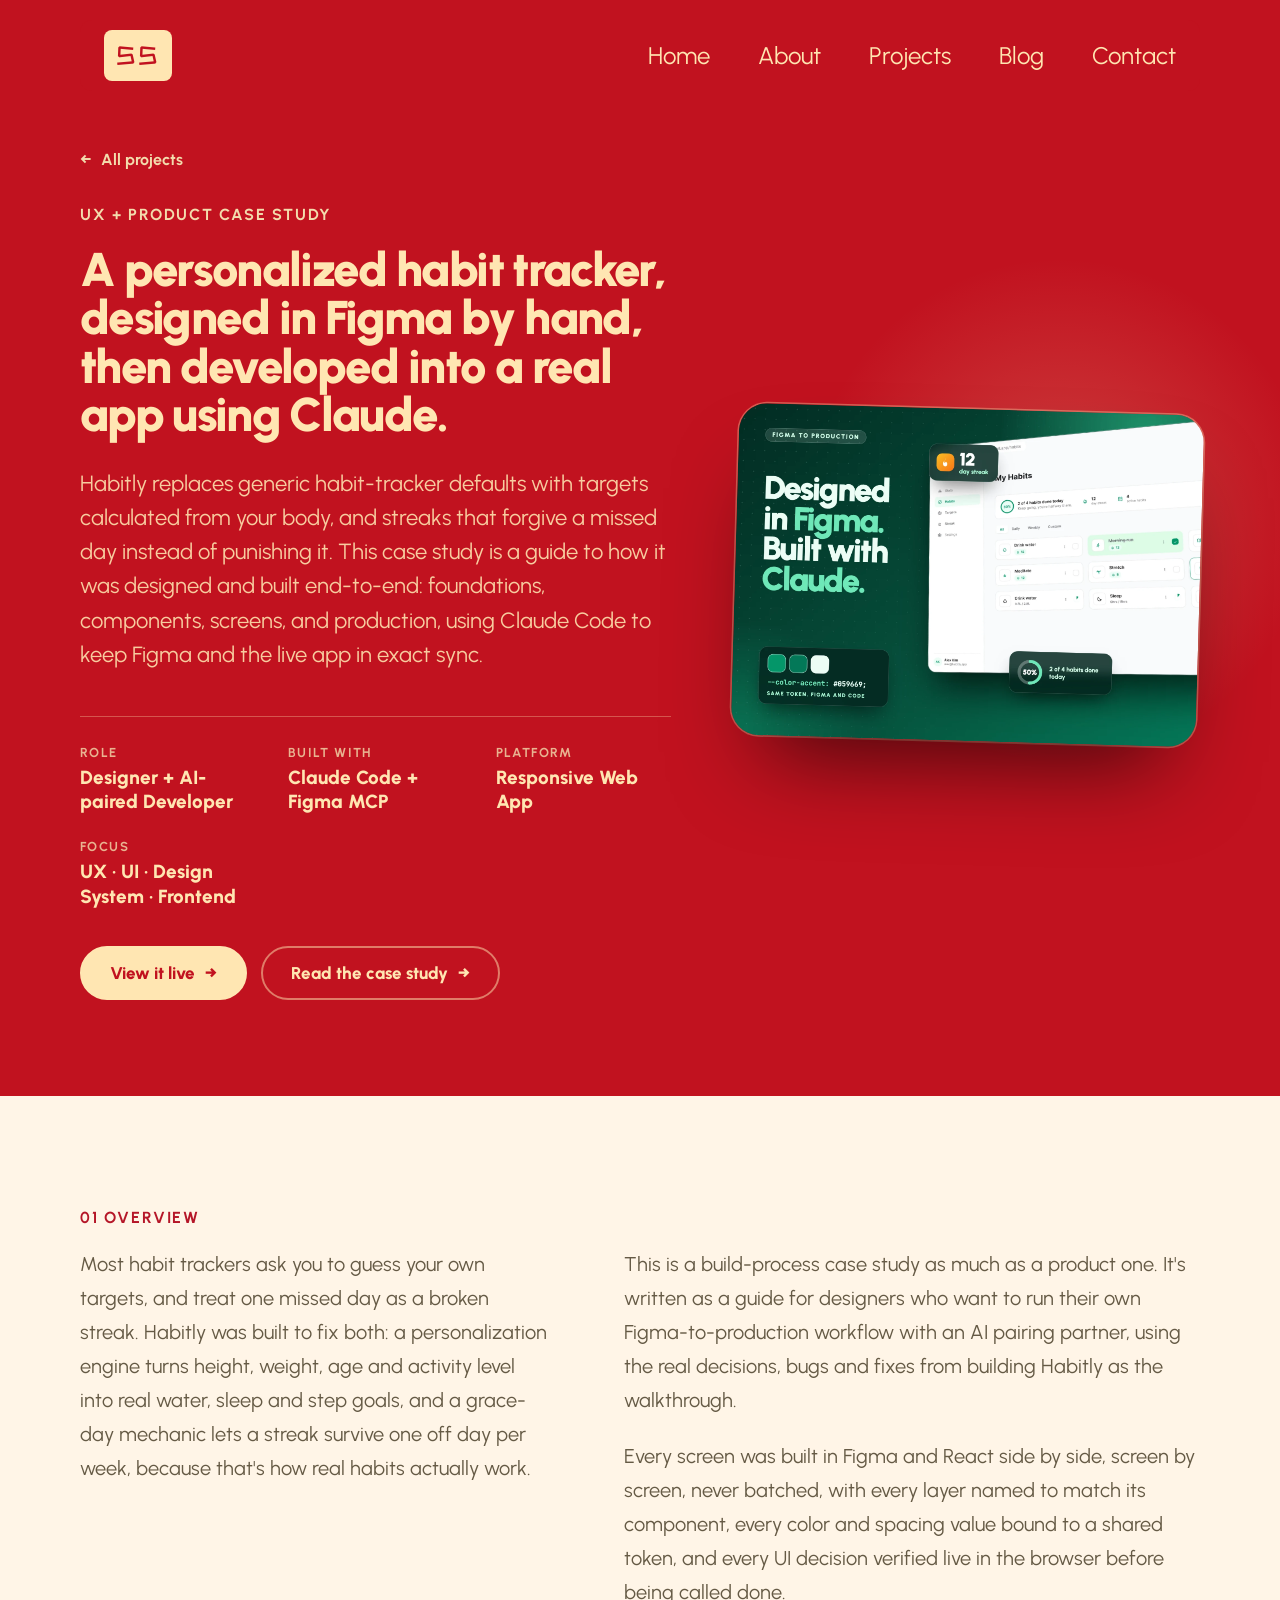
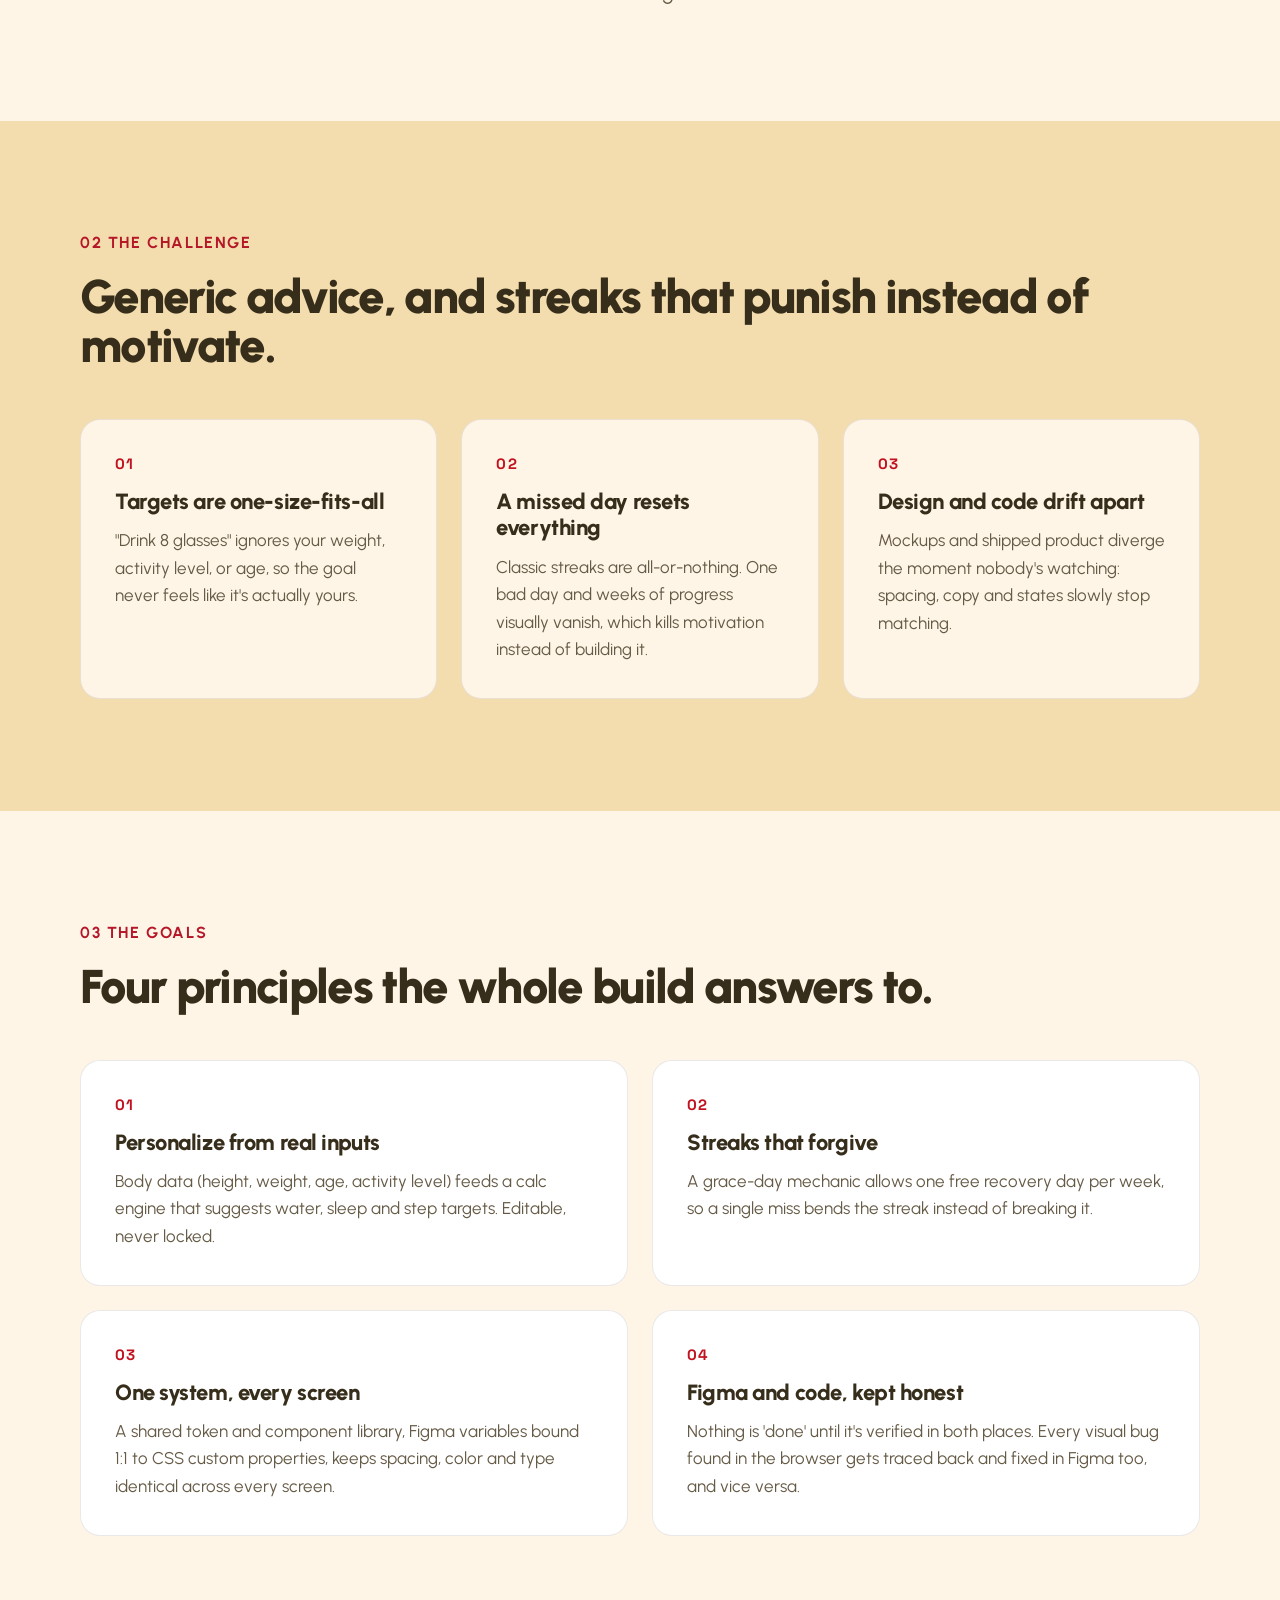
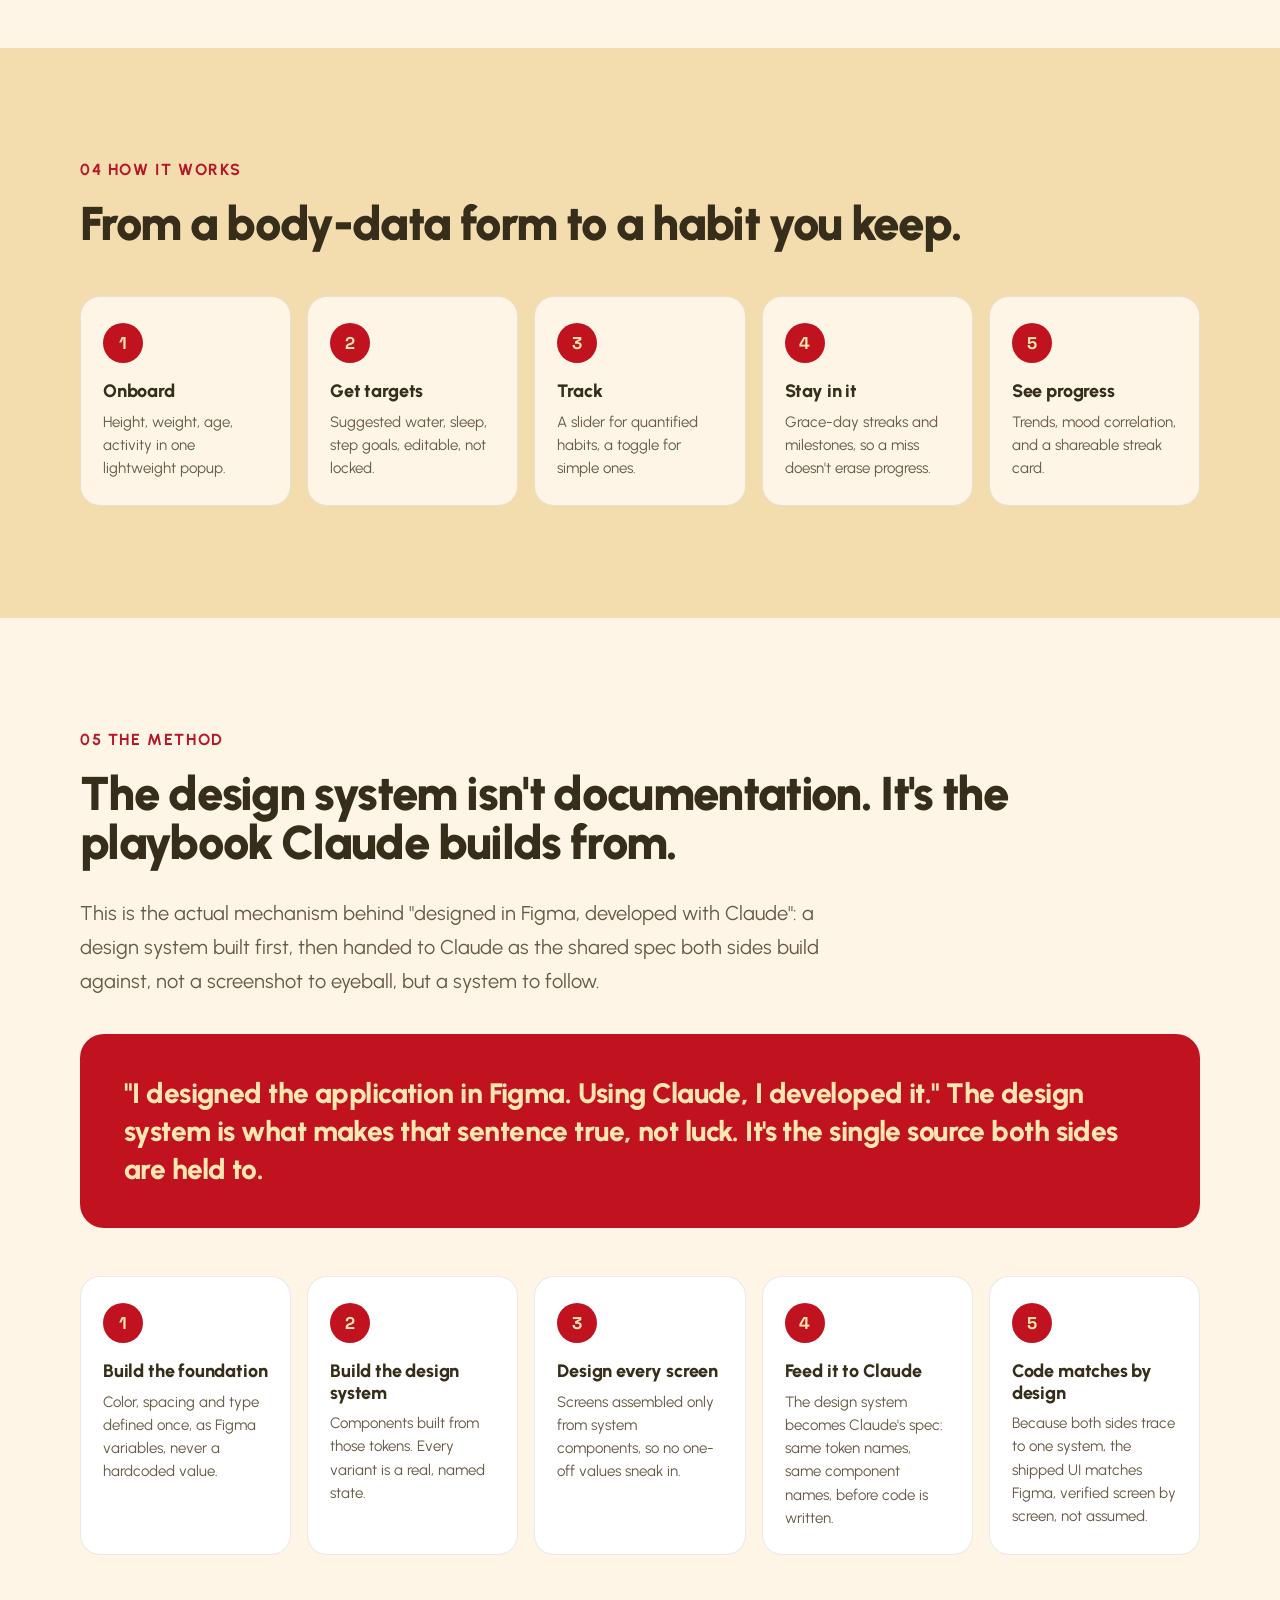
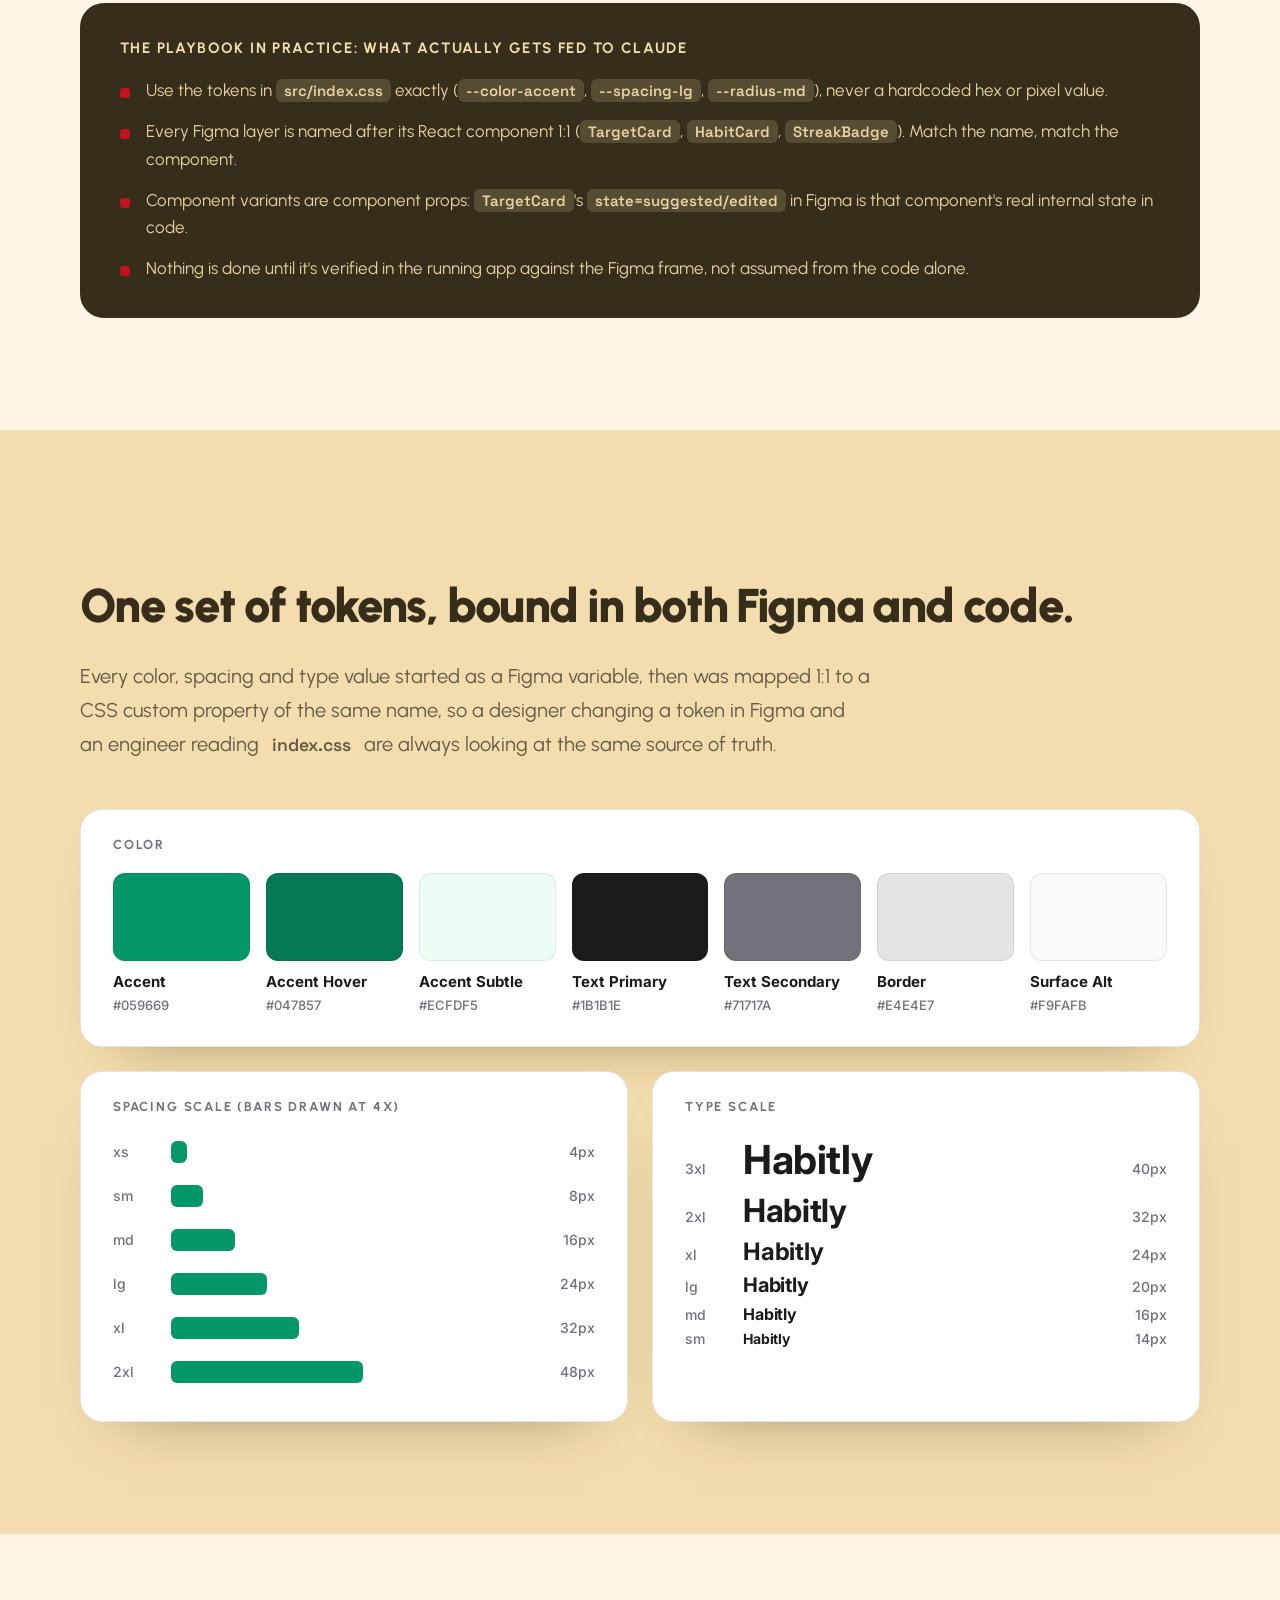
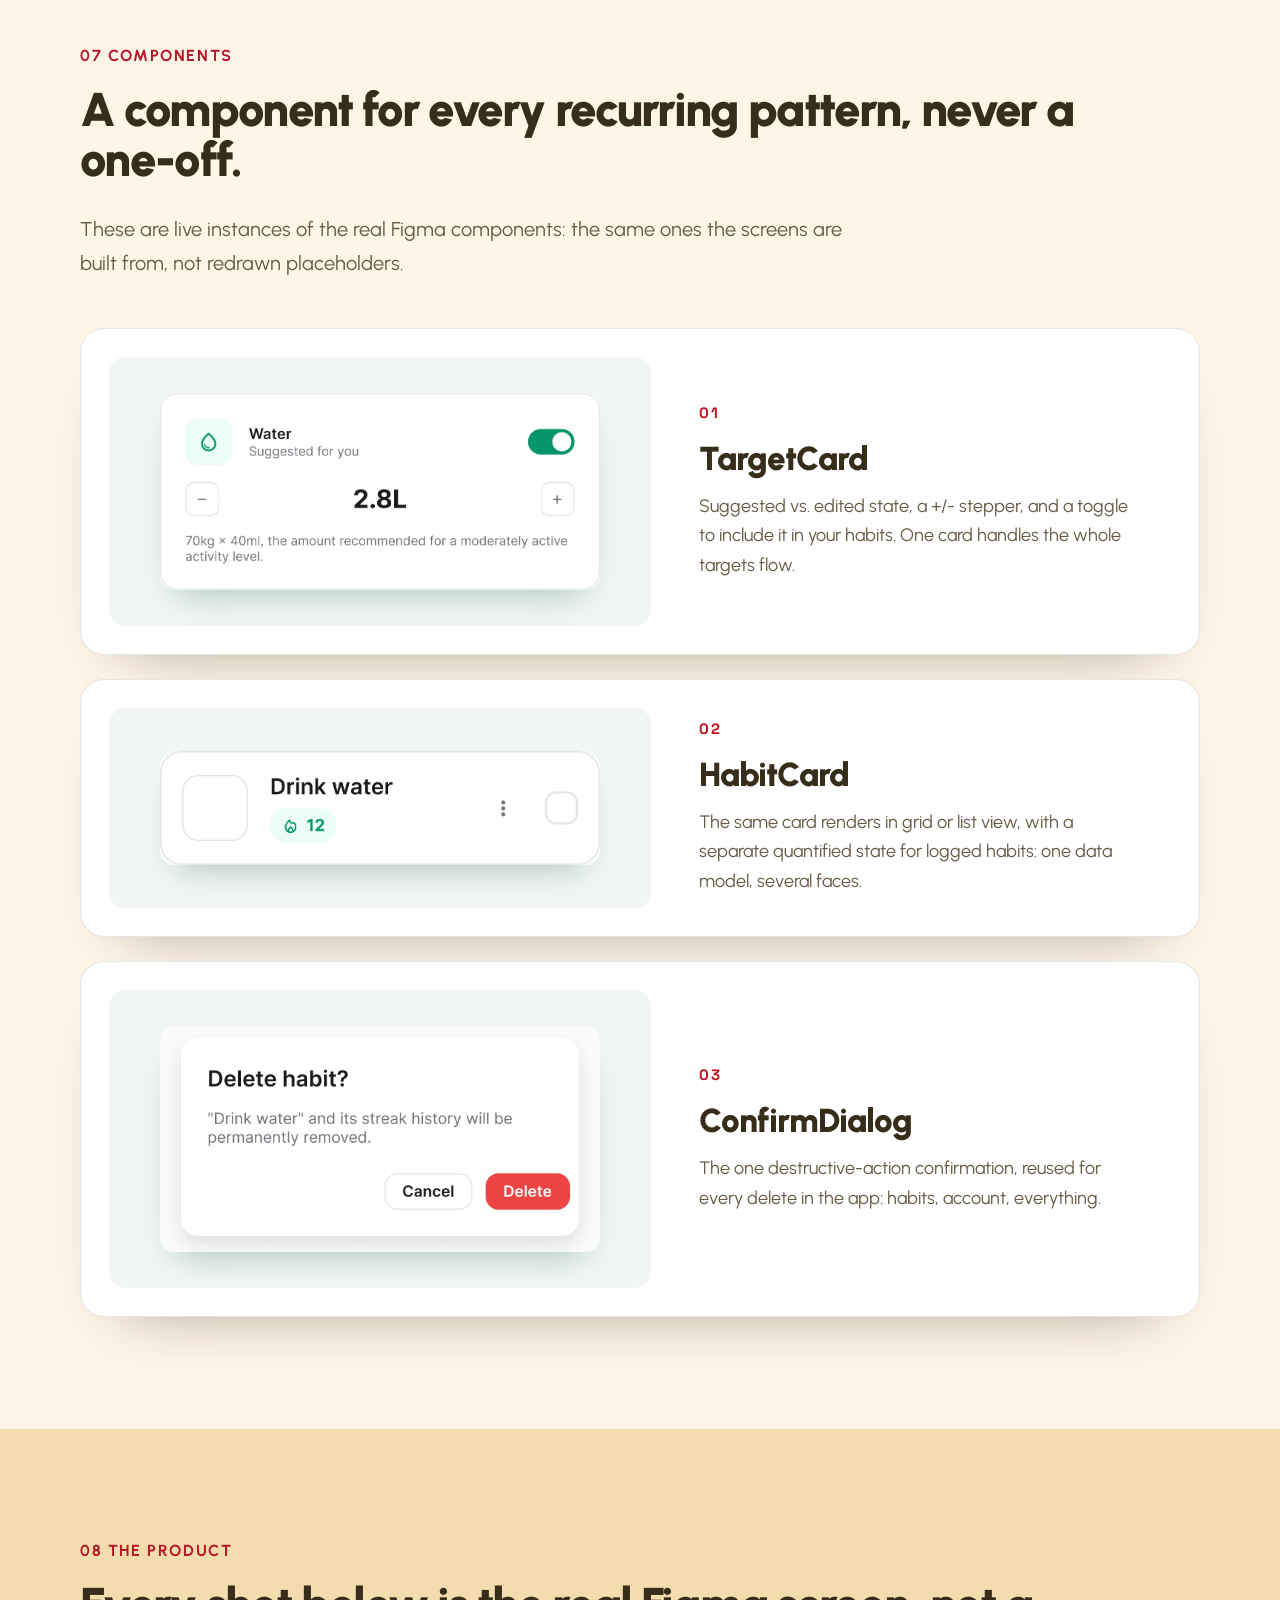
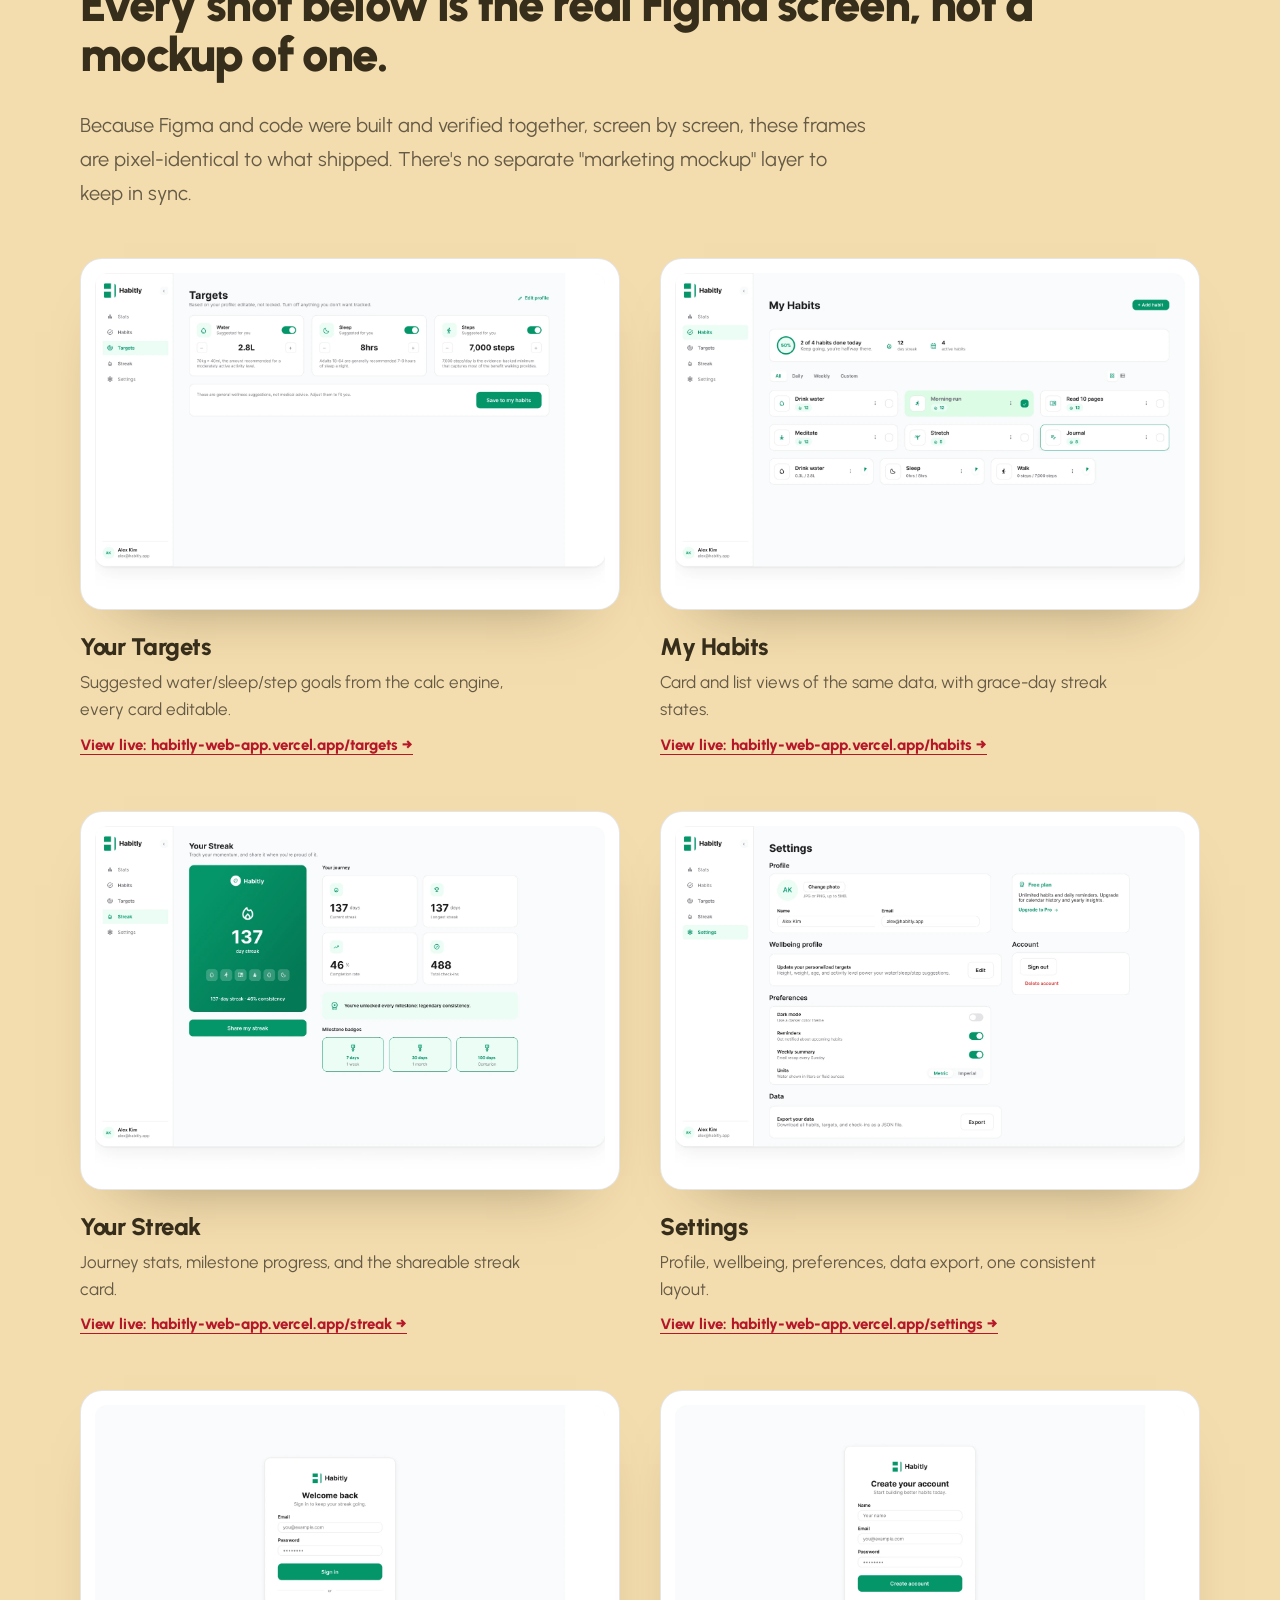
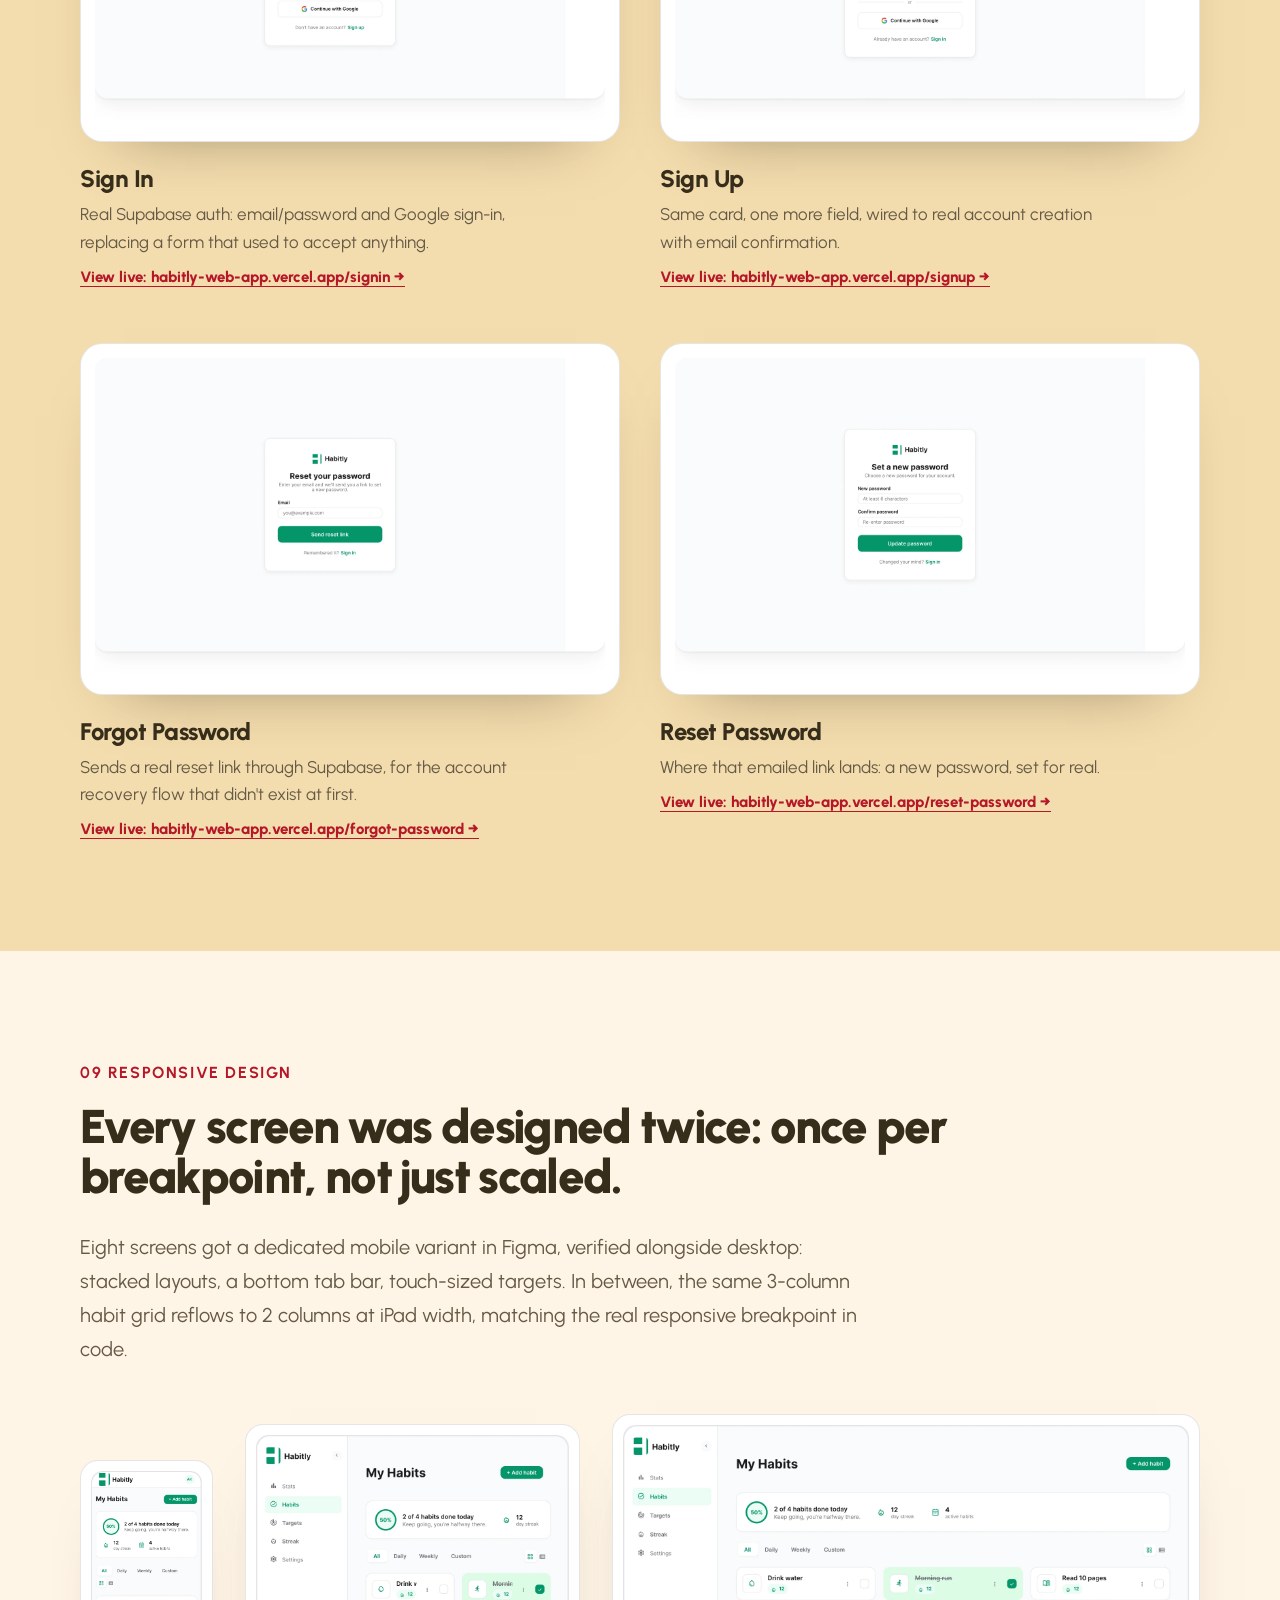
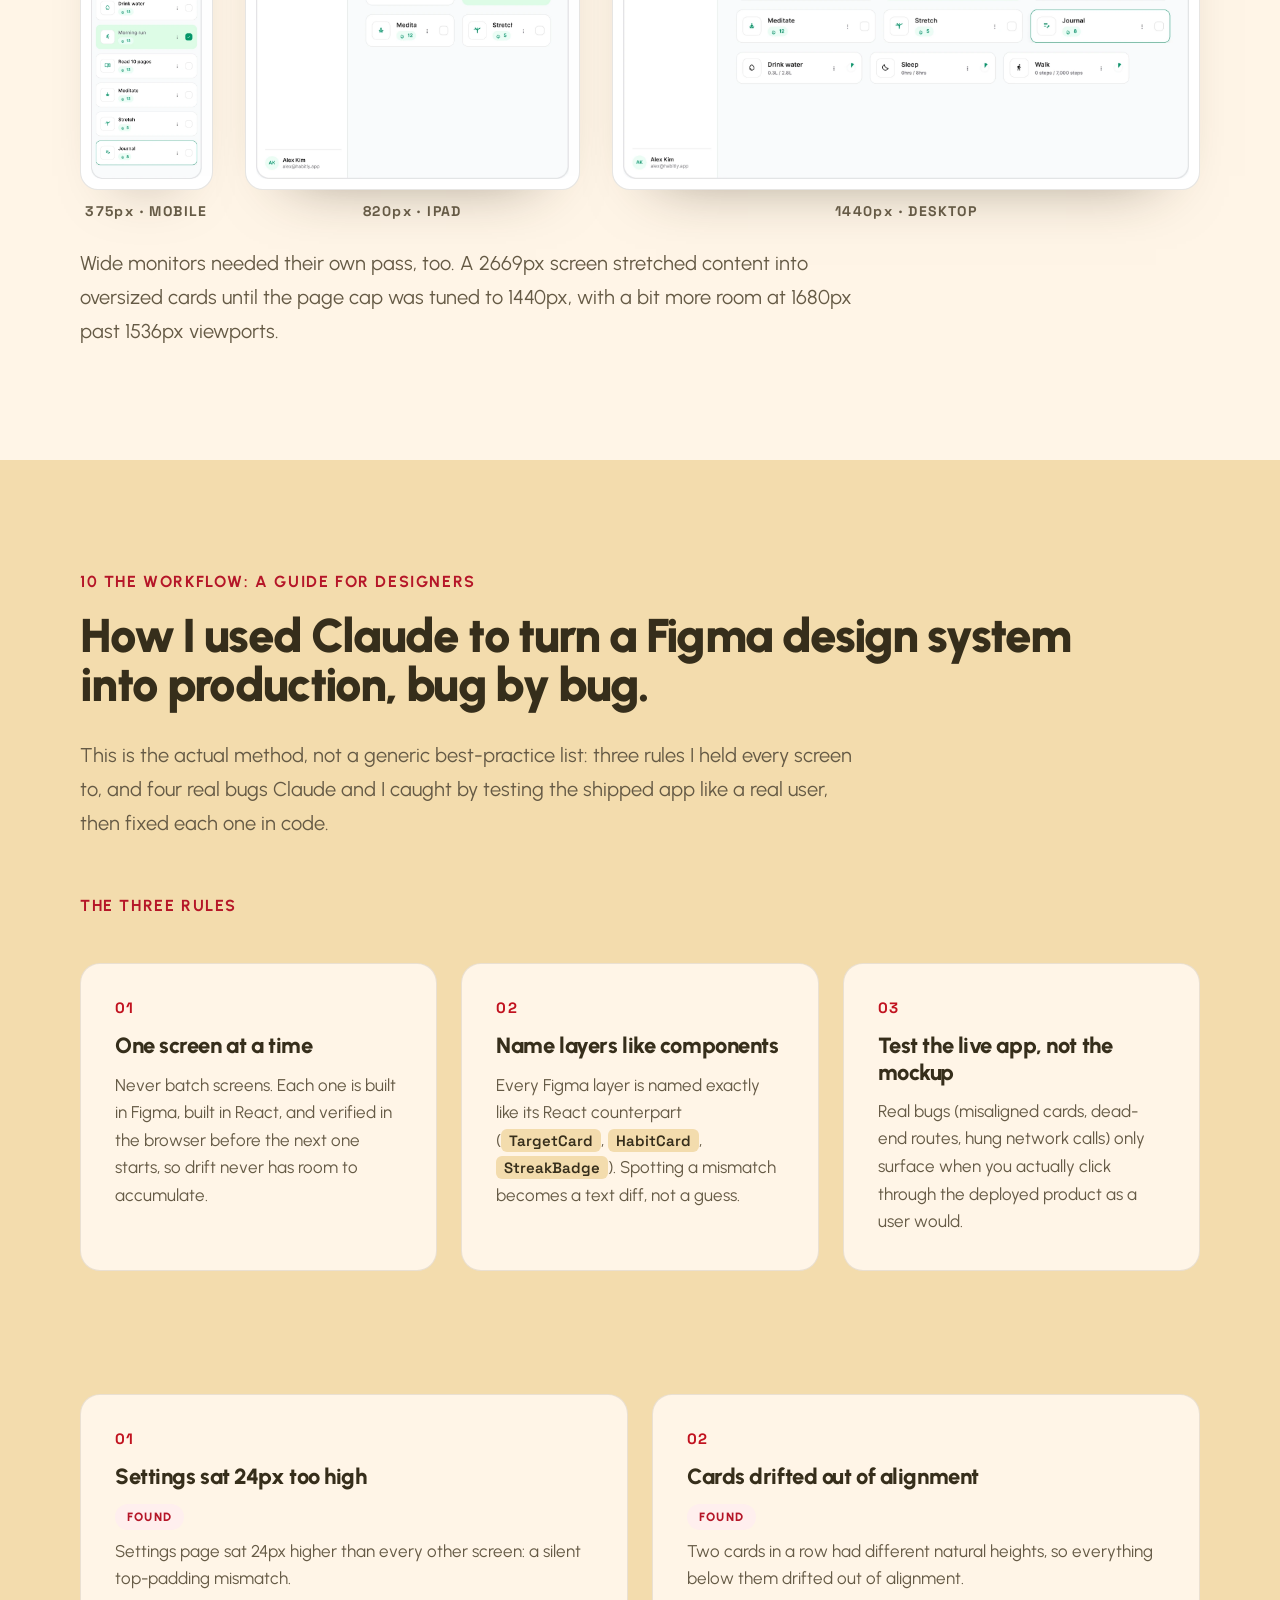
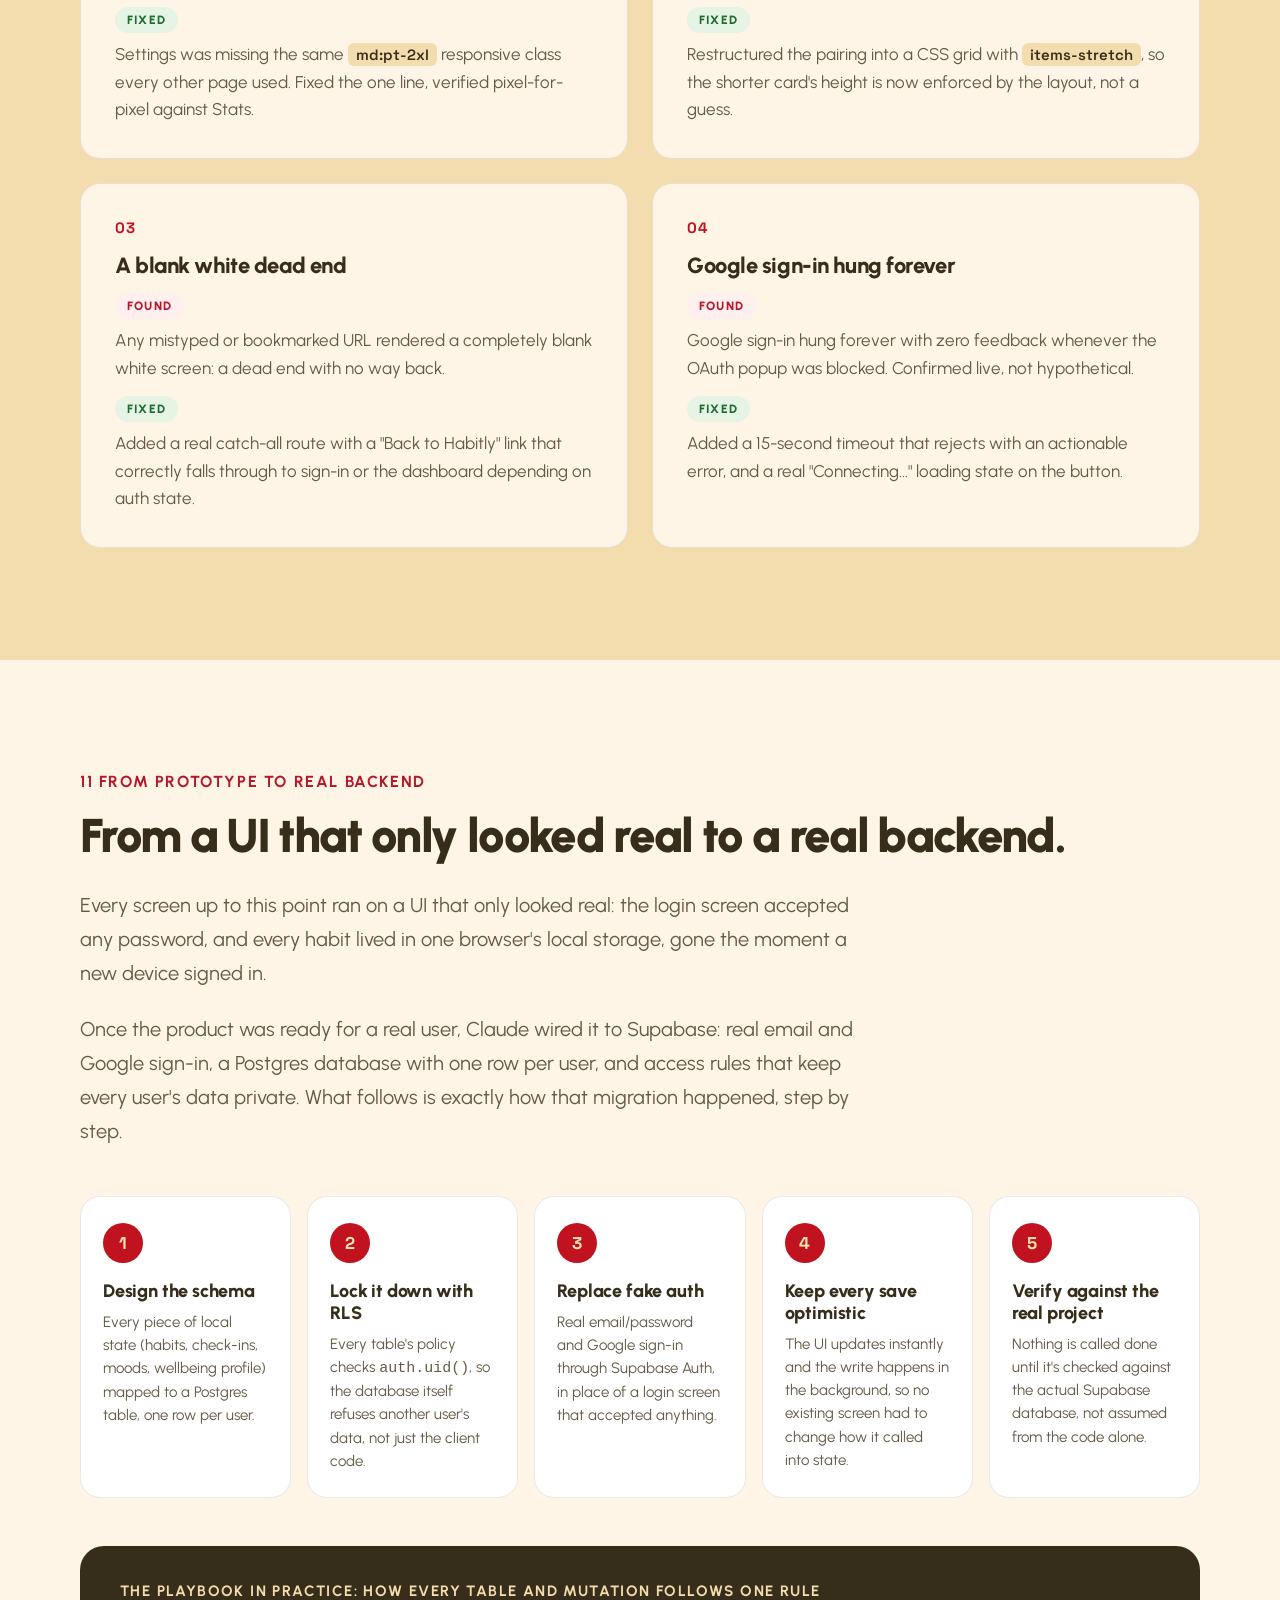
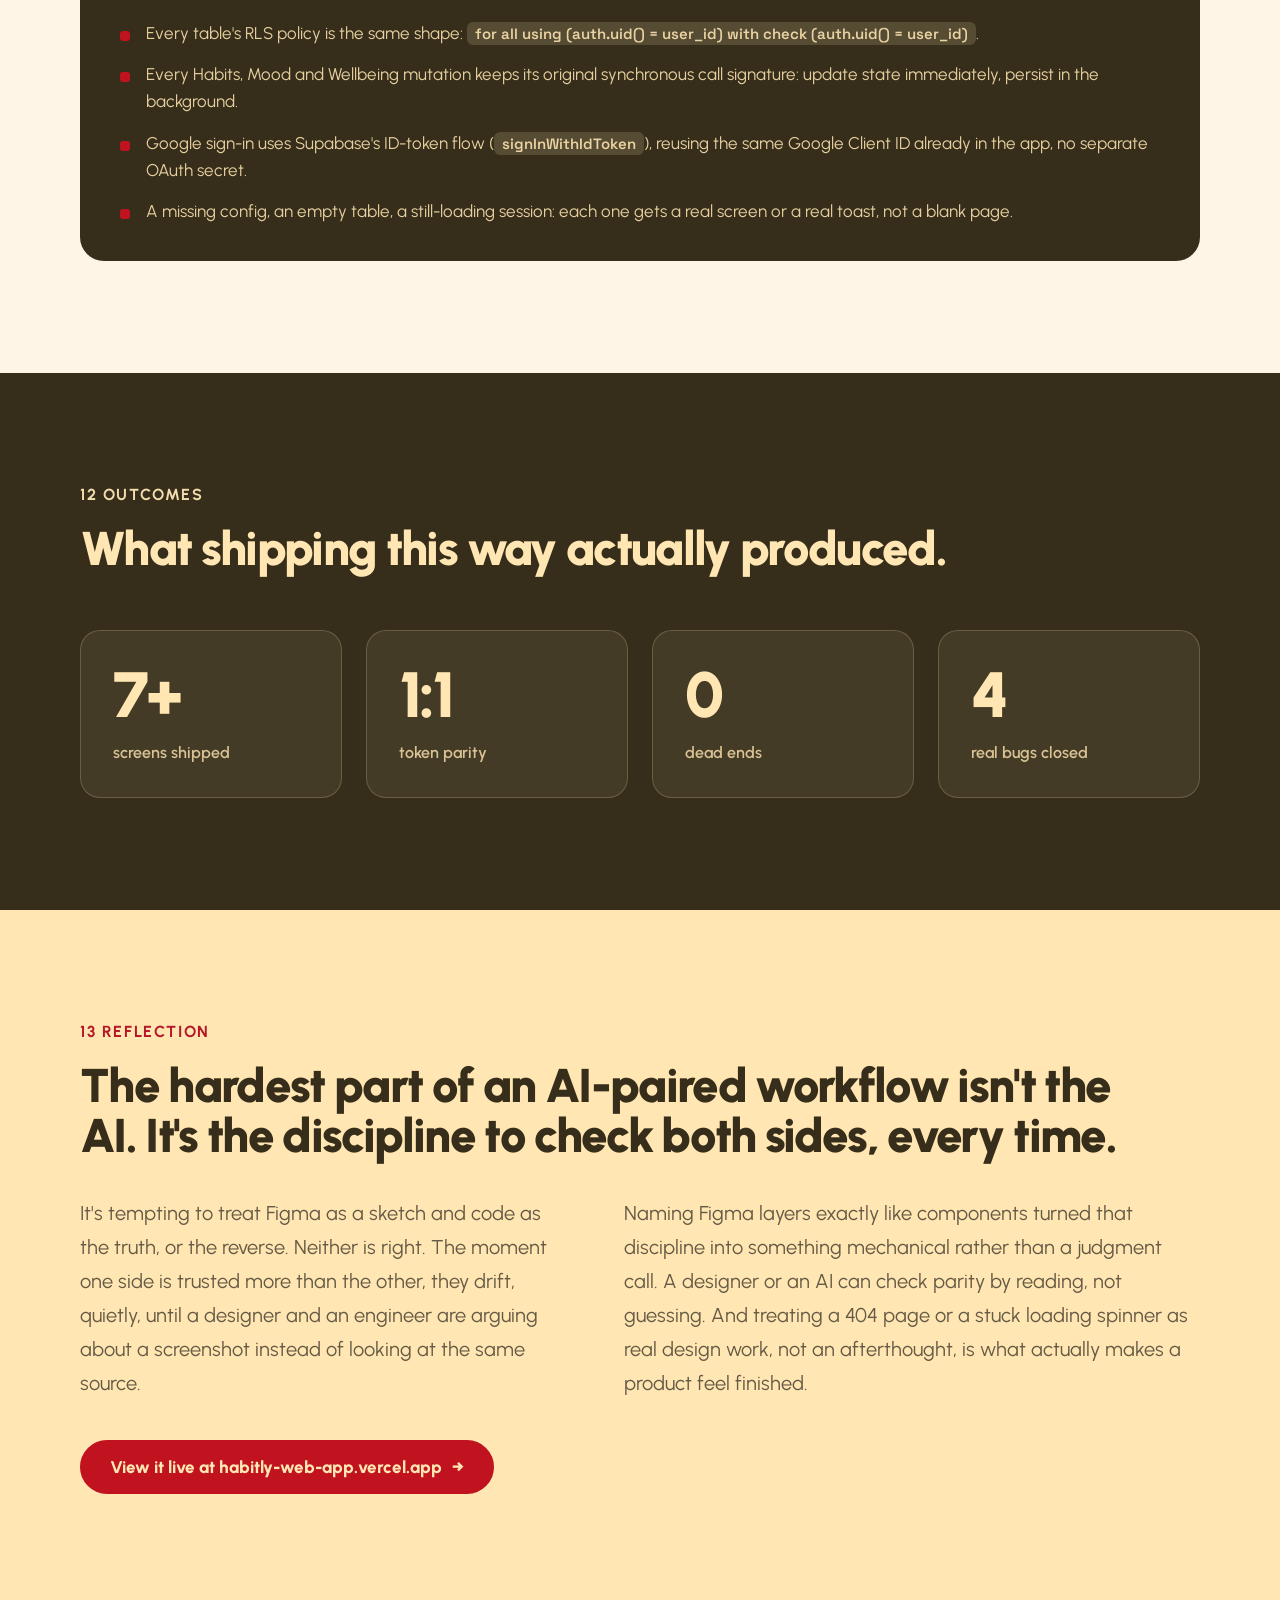
<file: projects/habitly.html>
<!DOCTYPE html>
<html lang="en">
<head>
  <meta charset="UTF-8" />
  <meta name="viewport" content="width=device-width, initial-scale=1.0" />
  <title>Habitly Case Study: Figma to Production | Sathish S</title>
  <meta name="description" content="How I designed Habitly in Figma and built it with Claude: design system, tokens, screens, a Supabase backend and a Figma-to-code workflow." />
  <meta name="author" content="Sathish Sachithanandam" />
  <meta name="robots" content="index, follow" />
  <link rel="canonical" href="https://www.uxbysathish.com/projects/habitly" />
  <meta property="og:locale" content="en_IN" />
  <meta property="og:type" content="article" />
  <meta property="og:title" content="Habitly Case Study: Figma to Production | Sathish S" />
  <meta property="og:description" content="How I designed Habitly in Figma and built it with Claude: design system, tokens, screens, a Supabase backend and a Figma-to-code workflow." />
  <meta property="og:url" content="https://www.uxbysathish.com/projects/habitly" />
  <meta property="og:image" content="https://www.uxbysathish.com/assets/case-studies/habitly/og.jpg?v=2" />
  <meta property="og:image:width" content="1200" />
  <meta property="og:image:height" content="630" />
  <meta property="og:image:alt" content="Habitly: Figma to Production by Sathish Sachithanandam" />
  <meta property="og:site_name" content="Sathish Sachithanandam, Portfolio" />
  <meta name="twitter:card" content="summary_large_image" />
  <meta name="twitter:title" content="Habitly Case Study: Figma to Production | Sathish S" />
  <meta name="twitter:description" content="How I designed Habitly in Figma and built it with Claude: design system, tokens, screens, a Supabase backend and a Figma-to-code workflow." />
  <meta name="twitter:image" content="https://www.uxbysathish.com/assets/case-studies/habitly/og.jpg?v=2" />
  <meta name="twitter:image:alt" content="Habitly: Figma to Production by Sathish Sachithanandam" />
  <meta name="twitter:site" content="@im_super18" />
  <link rel="icon" href="/favicon.ico" sizes="any" />
  <link rel="icon" type="image/png" sizes="512x512" href="/assets/images/favicon-avatar.png" />
  <link rel="apple-touch-icon" sizes="180x180" href="/assets/images/favicon-avatar.png" />
  <link rel="preconnect" href="https://fonts.googleapis.com" />
  <link rel="preconnect" href="https://fonts.gstatic.com" crossorigin />
  <link href="https://fonts.googleapis.com/css2?family=Urbanist:ital,wght@0,300;0,400;0,500;0,600;0,700;0,800;0,900;1,400;1,600&family=Oswald:wght@400;700&family=Space+Grotesk:wght@500;700&family=Epilogue:wght@900&family=ZCOOL+KuaiLe&display=swap" rel="stylesheet" />
  <link rel="stylesheet" href="/style.css?v=115" />
  <link rel="stylesheet" href="/case-study.css?v=6" />
  <link href="https://fonts.googleapis.com/css2?family=Inter:wght@500;700&display=swap" rel="stylesheet" />
  <style>.cs-title.long{font-size:clamp(32px,3.7vw,56px);max-width:19em}</style>
  <script type="application/ld+json">[{"@context": "https://schema.org", "@type": "CreativeWork", "name": "Habitly Case Study: Figma to Production | Sathish S", "headline": "A personalized habit tracker, designed in Figma by hand, then developed into a real app using Claude.", "description": "How I designed Habitly in Figma and built it with Claude: design system, tokens, screens, a Supabase backend and a Figma-to-code workflow.", "url": "https://www.uxbysathish.com/projects/habitly", "image": "https://www.uxbysathish.com/assets/case-studies/habitly/og.jpg?v=2", "inLanguage": "en", "dateCreated": "2026", "author": {"@type": "Person", "name": "Sathish Sachithanandam", "url": "https://www.uxbysathish.com"}, "isPartOf": {"@type": "WebSite", "name": "Sathish Sachithanandam Portfolio", "url": "https://www.uxbysathish.com"}}, {"@context": "https://schema.org", "@type": "BreadcrumbList", "itemListElement": [{"@type": "ListItem", "position": 1, "name": "Home", "item": "https://www.uxbysathish.com/"}, {"@type": "ListItem", "position": 2, "name": "Projects", "item": "https://www.uxbysathish.com/projects"}, {"@type": "ListItem", "position": 3, "name": "Habitly: Figma to Production", "item": "https://www.uxbysathish.com/projects/habitly"}]}]</script>
  <script type="text/javascript">
      (function(c,l,a,r,i,t,y){
          c[a]=c[a]||function(){(c[a].q=c[a].q||[]).push(arguments)};
          t=l.createElement(r);t.async=1;t.src="https://www.clarity.ms/tag/"+i;
          y=l.getElementsByTagName(r)[0];y.parentNode.insertBefore(t,y);
      })(window, document, "clarity", "script", "xpxjy56sfj");
  </script>
</head>
<body class="cs-page">
  <a class="skip-to-main" href="#main">Skip to main content</a>
  <nav class="navbar">
      <div class="navbar-inner">
        <a class="logo" href="/" aria-label="Sathish S, Home">SS</a>
        <button class="hamburger" aria-label="Menu" aria-expanded="false">
          <span></span><span></span><span></span>
        </button>
        <ul class="nav-links">
          <li><a href="/">Home</a></li>
          <li><a href="/#about">About</a></li>
          <li><a href="/projects">Projects</a></li>
          <li><a href="/#blog">Blog</a></li>
          <li><a href="/#contact">Contact</a></li>
        </ul>
      </div>
    </nav>
  <main id="main">
    <header class="cs-hero">
      <div class="cs-wrap">
        <div class="cs-hero-grid">
          <div class="cs-hero-copy">
            <a class="cs-back" href="/projects"><span aria-hidden="true">&larr;</span> All projects</a>
            <p class="cs-eyebrow">UX + PRODUCT CASE STUDY</p>
            <h1 class="cs-title long">A personalized habit tracker, designed in Figma by hand, then developed into a real app using Claude.</h1>
            <p class="cs-lede">Habitly replaces generic habit-tracker defaults with targets calculated from your body, and streaks that forgive a missed day instead of punishing it. This case study is a guide to how it was designed and built end-to-end: foundations, components, screens, and production, using Claude Code to keep Figma and the live app in exact sync.</p>
            <dl class="cs-meta"><div><dt>Role</dt><dd>Designer + AI-paired Developer</dd></div><div><dt>Built with</dt><dd>Claude Code + Figma MCP</dd></div><div><dt>Platform</dt><dd>Responsive Web App</dd></div><div><dt>Focus</dt><dd>UX · UI · Design System · Frontend</dd></div></dl>
            <div class="cs-hero-cta"><a class="cs-btn" href="https://habitly-web-app.vercel.app" target="_blank" rel="noopener noreferrer">View it live <span aria-hidden="true">&rarr;</span></a><a class="cs-btn ghost" href="#overview">Read the case study <span aria-hidden="true">&rarr;</span></a></div>
          </div>
          <div class="cs-hero-art tilt "><img src="/assets/case-studies/habitly/cover.webp" alt="Case study cover: &quot;Designed in Figma. Built with Claude.&quot; beside a tilted Habitly app window with a 12 day streak badge, a 50% progress ring and the shared color token card." width="1680" height="1200" decoding="async" fetchpriority="high"></div>
        </div>
      </div>
    </header>
<section class="cs-sec " id="overview"><div class="cs-wrap"><p class="cs-kicker cs-rv">01 OVERVIEW</p><div class="cs-split"><div class="cs-prose cs-rv"><p>Most habit trackers ask you to guess your own targets, and treat one missed day as a broken streak. Habitly was built to fix both: a personalization engine turns height, weight, age and activity level into real water, sleep and step goals, and a grace-day mechanic lets a streak survive one off day per week, because that's how real habits actually work.</p></div><div class="cs-prose cs-rv"><p>This is a build-process case study as much as a product one. It's written as a guide for designers who want to run their own Figma-to-production workflow with an AI pairing partner, using the real decisions, bugs and fixes from building Habitly as the walkthrough.</p><p>Every screen was built in Figma and React side by side, screen by screen, never batched, with every layer named to match its component, every color and spacing value bound to a shared token, and every UI decision verified live in the browser before being called done.</p></div></div></div></section>
<section class="cs-sec tan"><div class="cs-wrap"><p class="cs-kicker cs-rv">02 THE CHALLENGE</p><h2 class="cs-h2 cs-rv">Generic advice, and streaks that punish instead of motivate.</h2><div class="cs-grid g3 cs-rv"><div class="cs-card "><span class="cs-num">01</span><h3>Targets are one-size-fits-all</h3><p>"Drink 8 glasses" ignores your weight, activity level, or age, so the goal never feels like it's actually yours.</p></div><div class="cs-card "><span class="cs-num">02</span><h3>A missed day resets everything</h3><p>Classic streaks are all-or-nothing. One bad day and weeks of progress visually vanish, which kills motivation instead of building it.</p></div><div class="cs-card "><span class="cs-num">03</span><h3>Design and code drift apart</h3><p>Mockups and shipped product diverge the moment nobody's watching: spacing, copy and states slowly stop matching.</p></div></div></div></section>
<section class="cs-sec "><div class="cs-wrap"><p class="cs-kicker cs-rv">03 THE GOALS</p><h2 class="cs-h2 cs-rv">Four principles the whole build answers to.</h2><div class="cs-grid g2 cs-rv"><div class="cs-card "><span class="cs-num">01</span><h3>Personalize from real inputs</h3><p>Body data (height, weight, age, activity level) feeds a calc engine that suggests water, sleep and step targets. Editable, never locked.</p></div><div class="cs-card "><span class="cs-num">02</span><h3>Streaks that forgive</h3><p>A grace-day mechanic allows one free recovery day per week, so a single miss bends the streak instead of breaking it.</p></div><div class="cs-card "><span class="cs-num">03</span><h3>One system, every screen</h3><p>A shared token and component library, Figma variables bound 1:1 to CSS custom properties, keeps spacing, color and type identical across every screen.</p></div><div class="cs-card "><span class="cs-num">04</span><h3>Figma and code, kept honest</h3><p>Nothing is 'done' until it's verified in both places. Every visual bug found in the browser gets traced back and fixed in Figma too, and vice versa.</p></div></div></div></section>
<section class="cs-sec tan"><div class="cs-wrap"><p class="cs-kicker cs-rv">04 HOW IT WORKS</p><h2 class="cs-h2 cs-rv">From a body-data form to a habit you keep.</h2><ol class="cs-steps  cs-rv"><li><h3>Onboard</h3><p>Height, weight, age, activity in one lightweight popup.</p></li><li><h3>Get targets</h3><p>Suggested water, sleep, step goals, editable, not locked.</p></li><li><h3>Track</h3><p>A slider for quantified habits, a toggle for simple ones.</p></li><li><h3>Stay in it</h3><p>Grace-day streaks and milestones, so a miss doesn't erase progress.</p></li><li><h3>See progress</h3><p>Trends, mood correlation, and a shareable streak card.</p></li></ol></div></section>
<section class="cs-sec "><div class="cs-wrap"><p class="cs-kicker cs-rv">05 THE METHOD</p><h2 class="cs-h2 cs-rv">The design system isn't documentation. It's the playbook Claude builds from.</h2><div class="cs-prose cs-rv"><p>This is the actual mechanism behind "designed in Figma, developed with Claude": a design system built first, then handed to Claude as the shared spec both sides build against, not a screenshot to eyeball, but a system to follow.</p></div><p class="cs-pull cs-rv">"I designed the application in Figma. Using Claude, I developed it." The design system is what makes that sentence true, not luck. It's the single source both sides are held to.</p><ol class="cs-steps  cs-rv"><li><h3>Build the foundation</h3><p>Color, spacing and type defined once, as Figma variables, never a hardcoded value.</p></li><li><h3>Build the design system</h3><p>Components built from those tokens. Every variant is a real, named state.</p></li><li><h3>Design every screen</h3><p>Screens assembled only from system components, so no one-off values sneak in.</p></li><li><h3>Feed it to Claude</h3><p>The design system becomes Claude's spec: same token names, same component names, before code is written.</p></li><li><h3>Code matches by design</h3><p>Because both sides trace to one system, the shipped UI matches Figma, verified screen by screen, not assumed.</p></li></ol><div class="cs-playbook cs-rv"><h3>The playbook in practice: what actually gets fed to Claude</h3><ul><li>Use the tokens in <code>src/index.css</code> exactly (<code>--color-accent</code>, <code>--spacing-lg</code>, <code>--radius-md</code>), never a hardcoded hex or pixel value.</li><li>Every Figma layer is named after its React component 1:1 (<code>TargetCard</code>, <code>HabitCard</code>, <code>StreakBadge</code>). Match the name, match the component.</li><li>Component variants are component props: <code>TargetCard</code>'s <code>state=suggested/edited</code> in Figma is that component's real internal state in code.</li><li>Nothing is done until it's verified in the running app against the Figma frame, not assumed from the code alone.</li></ul></div></div></section>
<section class="cs-sec tan"><div class="cs-wrap"><p class="cs-kicker cs-rv">06 FOUNDATION: DESIGN TOKENS</p><h2 class="cs-h2 cs-rv">One set of tokens, bound in both Figma and code.</h2><div class="cs-prose cs-rv"><p>Every color, spacing and type value started as a Figma variable, then was mapped 1:1 to a CSS custom property of the same name, so a designer changing a token in Figma and an engineer reading <code>index.css</code> are always looking at the same source of truth.</p></div><div class="cs-tokens cs-rv"><div class="tk-card"><p class="tk-label">COLOR</p><div class="tk-colors"><div class="tok"><span class="sw" style="background:#059669"></span><b>Accent</b><i>#059669</i></div><div class="tok"><span class="sw" style="background:#047857"></span><b>Accent Hover</b><i>#047857</i></div><div class="tok"><span class="sw" style="background:#ECFDF5"></span><b>Accent Subtle</b><i>#ECFDF5</i></div><div class="tok"><span class="sw" style="background:#1B1B1E"></span><b>Text Primary</b><i>#1B1B1E</i></div><div class="tok"><span class="sw" style="background:#71717A"></span><b>Text Secondary</b><i>#71717A</i></div><div class="tok"><span class="sw" style="background:#E4E4E7"></span><b>Border</b><i>#E4E4E7</i></div><div class="tok"><span class="sw" style="background:#F9FAFB"></span><b>Surface Alt</b><i>#F9FAFB</i></div></div></div><div class="tk-row"><div class="tk-card"><p class="tk-label">SPACING SCALE (BARS DRAWN AT 4X)</p><div class="tk-spacing"><div class="sp"><b>xs</b><span style="width:16px"></span><i>4px</i></div><div class="sp"><b>sm</b><span style="width:32px"></span><i>8px</i></div><div class="sp"><b>md</b><span style="width:64px"></span><i>16px</i></div><div class="sp"><b>lg</b><span style="width:96px"></span><i>24px</i></div><div class="sp"><b>xl</b><span style="width:128px"></span><i>32px</i></div><div class="sp"><b>2xl</b><span style="width:192px"></span><i>48px</i></div></div></div><div class="tk-card"><p class="tk-label">TYPE SCALE</p><div class="tk-type"><div class="ty"><i>3xl</i><b style="font-size:40px">Habitly</b><em>40px</em></div><div class="ty"><i>2xl</i><b style="font-size:32px">Habitly</b><em>32px</em></div><div class="ty"><i>xl</i><b style="font-size:24px">Habitly</b><em>24px</em></div><div class="ty"><i>lg</i><b style="font-size:20px">Habitly</b><em>20px</em></div><div class="ty"><i>md</i><b style="font-size:16px">Habitly</b><em>16px</em></div><div class="ty"><i>sm</i><b style="font-size:14px">Habitly</b><em>14px</em></div></div></div></div></div></div></section>
<section class="cs-sec "><div class="cs-wrap"><p class="cs-kicker cs-rv">07 COMPONENTS</p><h2 class="cs-h2 cs-rv">A component for every recurring pattern, never a one-off.</h2><div class="cs-prose cs-rv"><p>These are live instances of the real Figma components: the same ones the screens are built from, not redrawn placeholders.</p></div><div class="cs-comps"><div class="cs-comp cs-rv"><div class="cs-comp-art"><img src="/assets/case-studies/habitly/comp-target.webp" alt="TargetCard component showing the suggested state with a plus and minus stepper and a toggle to include it in your habits." width="1187" height="530" loading="lazy" decoding="async"></div><div class="cs-comp-copy"><span class="cs-num">01</span><h3>TargetCard</h3><p>Suggested vs. edited state, a +/- stepper, and a toggle to include it in your habits. One card handles the whole targets flow.</p></div></div><div class="cs-comp cs-rv"><div class="cs-comp-art"><img src="/assets/case-studies/habitly/comp-habit.webp" alt="HabitCard component with a habit name, streak count and a check control." width="1187" height="306" loading="lazy" decoding="async"></div><div class="cs-comp-copy"><span class="cs-num">02</span><h3>HabitCard</h3><p>The same card renders in grid or list view, with a separate quantified state for logged habits: one data model, several faces.</p></div></div><div class="cs-comp cs-rv"><div class="cs-comp-art"><img src="/assets/case-studies/habitly/comp-confirm.webp" alt="ConfirmDialog component asking Delete habit with Cancel and Delete buttons." width="1262" height="650" loading="lazy" decoding="async"></div><div class="cs-comp-copy"><span class="cs-num">03</span><h3>ConfirmDialog</h3><p>The one destructive-action confirmation, reused for every delete in the app: habits, account, everything.</p></div></div></div></div></section>
<section class="cs-sec tan"><div class="cs-wrap"><p class="cs-kicker cs-rv">08 THE PRODUCT</p><h2 class="cs-h2 cs-rv">Every shot below is the real Figma screen, not a mockup of one.</h2><div class="cs-prose cs-rv"><p>Because Figma and code were built and verified together, screen by screen, these frames are pixel-identical to what shipped. There's no separate "marketing mockup" layer to keep in sync.</p></div><div class="cs-shots"><figure class="cs-shot cs-rv"><div class="cs-shot-img"><img src="/assets/case-studies/habitly/shot-targets.webp" alt="Habitly Your Targets screen with water, sleep and step goal cards and a Save to my habits button." width="1500" height="948" loading="lazy" decoding="async"></div><figcaption><h3>Your Targets</h3><p>Suggested water/sleep/step goals from the calc engine, every card editable.</p><a href="https://habitly-web-app.vercel.app/targets" target="_blank" rel="noopener noreferrer">View live: habitly-web-app.vercel.app/targets <span aria-hidden="true">&rarr;</span></a></figcaption></figure><figure class="cs-shot cs-rv"><div class="cs-shot-img"><img src="/assets/case-studies/habitly/shot-habits.webp" alt="Habitly My Habits screen showing a progress ring and a grid of habit cards." width="1500" height="948" loading="lazy" decoding="async"></div><figcaption><h3>My Habits</h3><p>Card and list views of the same data, with grace-day streak states.</p><a href="https://habitly-web-app.vercel.app/habits" target="_blank" rel="noopener noreferrer">View live: habitly-web-app.vercel.app/habits <span aria-hidden="true">&rarr;</span></a></figcaption></figure><figure class="cs-shot cs-rv"><div class="cs-shot-img"><img src="/assets/case-studies/habitly/shot-streak.webp" alt="Habitly Your Streak screen with a 137 day streak card, journey stats and milestone badges." width="1500" height="1027" loading="lazy" decoding="async"></div><figcaption><h3>Your Streak</h3><p>Journey stats, milestone progress, and the shareable streak card.</p><a href="https://habitly-web-app.vercel.app/streak" target="_blank" rel="noopener noreferrer">View live: habitly-web-app.vercel.app/streak <span aria-hidden="true">&rarr;</span></a></figcaption></figure><figure class="cs-shot cs-rv"><div class="cs-shot-img"><img src="/assets/case-studies/habitly/shot-settings.webp" alt="Habitly Settings screen with profile, wellbeing profile, preferences and data export." width="1500" height="1027" loading="lazy" decoding="async"></div><figcaption><h3>Settings</h3><p>Profile, wellbeing, preferences, data export, one consistent layout.</p><a href="https://habitly-web-app.vercel.app/settings" target="_blank" rel="noopener noreferrer">View live: habitly-web-app.vercel.app/settings <span aria-hidden="true">&rarr;</span></a></figcaption></figure><figure class="cs-shot cs-rv"><div class="cs-shot-img"><img src="/assets/case-studies/habitly/shot-signin.webp" alt="Habitly Sign In screen with email and password fields and Google sign-in." width="1500" height="948" loading="lazy" decoding="async"></div><figcaption><h3>Sign In</h3><p>Real Supabase auth: email/password and Google sign-in, replacing a form that used to accept anything.</p><a href="https://habitly-web-app.vercel.app/signin" target="_blank" rel="noopener noreferrer">View live: habitly-web-app.vercel.app/signin <span aria-hidden="true">&rarr;</span></a></figcaption></figure><figure class="cs-shot cs-rv"><div class="cs-shot-img"><img src="/assets/case-studies/habitly/shot-signup.webp" alt="Habitly Sign Up screen." width="1500" height="948" loading="lazy" decoding="async"></div><figcaption><h3>Sign Up</h3><p>Same card, one more field, wired to real account creation with email confirmation.</p><a href="https://habitly-web-app.vercel.app/signup" target="_blank" rel="noopener noreferrer">View live: habitly-web-app.vercel.app/signup <span aria-hidden="true">&rarr;</span></a></figcaption></figure><figure class="cs-shot cs-rv"><div class="cs-shot-img"><img src="/assets/case-studies/habitly/shot-forgot.webp" alt="Habitly Forgot Password screen." width="1500" height="948" loading="lazy" decoding="async"></div><figcaption><h3>Forgot Password</h3><p>Sends a real reset link through Supabase, for the account recovery flow that didn't exist at first.</p><a href="https://habitly-web-app.vercel.app/forgot-password" target="_blank" rel="noopener noreferrer">View live: habitly-web-app.vercel.app/forgot-password <span aria-hidden="true">&rarr;</span></a></figcaption></figure><figure class="cs-shot cs-rv"><div class="cs-shot-img"><img src="/assets/case-studies/habitly/shot-reset.webp" alt="Habitly Reset Password screen." width="1500" height="948" loading="lazy" decoding="async"></div><figcaption><h3>Reset Password</h3><p>Where that emailed link lands: a new password, set for real.</p><a href="https://habitly-web-app.vercel.app/reset-password" target="_blank" rel="noopener noreferrer">View live: habitly-web-app.vercel.app/reset-password <span aria-hidden="true">&rarr;</span></a></figcaption></figure></div></div></section>
<section class="cs-sec "><div class="cs-wrap"><p class="cs-kicker cs-rv">09 RESPONSIVE DESIGN</p><h2 class="cs-h2 cs-rv">Every screen was designed twice: once per breakpoint, not just scaled.</h2><div class="cs-prose cs-rv"><p>Eight screens got a dedicated mobile variant in Figma, verified alongside desktop: stacked layouts, a bottom tab bar, touch-sized targets. In between, the same 3-column habit grid reflows to 2 columns at iPad width, matching the real responsive breakpoint in code.</p></div><div class="cs-devices cs-rv"><figure class="dv mobile"><div class="dv-img"><img src="/assets/case-studies/habitly/resp-mobile.webp" alt="Habitly My Habits screen at 375px mobile width with a stacked list." width="375" height="1040" loading="lazy" decoding="async"></div><figcaption>375px &middot; MOBILE</figcaption></figure><figure class="dv ipad"><div class="dv-img"><img src="/assets/case-studies/habitly/resp-ipad.webp" alt="Habitly My Habits screen at 820px iPad width with a two column habit grid." width="948" height="1040" loading="lazy" decoding="async"></div><figcaption>820px &middot; IPAD</figcaption></figure><figure class="dv desktop"><div class="dv-img"><img src="/assets/case-studies/habitly/resp-desktop.webp" alt="Habitly My Habits screen at 1440px desktop width with a three column habit grid." width="1664" height="1040" loading="lazy" decoding="async"></div><figcaption>1440px &middot; DESKTOP</figcaption></figure></div><div class="cs-prose cs-rv"><p>Wide monitors needed their own pass, too. A 2669px screen stretched content into oversized cards until the page cap was tuned to 1440px, with a bit more room at 1680px past 1536px viewports.</p></div></div></section>
<section class="cs-sec tan"><div class="cs-wrap"><p class="cs-kicker cs-rv">10 THE WORKFLOW: A GUIDE FOR DESIGNERS</p><h2 class="cs-h2 cs-rv">How I used Claude to turn a Figma design system into production, bug by bug.</h2><div class="cs-prose cs-rv"><p>This is the actual method, not a generic best-practice list: three rules I held every screen to, and four real bugs Claude and I caught by testing the shipped app like a real user, then fixed each one in code.</p></div><p class="cs-kicker cs-rv" style="margin-top:56px">THE THREE RULES</p><div class="cs-grid g3 cs-rv"><div class="cs-card "><span class="cs-num">01</span><h3>One screen at a time</h3><p>Never batch screens. Each one is built in Figma, built in React, and verified in the browser before the next one starts, so drift never has room to accumulate.</p></div><div class="cs-card "><span class="cs-num">02</span><h3>Name layers like components</h3><p>Every Figma layer is named exactly like its React counterpart (<code>TargetCard</code>, <code>HabitCard</code>, <code>StreakBadge</code>). Spotting a mismatch becomes a text diff, not a guess.</p></div><div class="cs-card "><span class="cs-num">03</span><h3>Test the live app, not the mockup</h3><p>Real bugs (misaligned cards, dead-end routes, hung network calls) only surface when you actually click through the deployed product as a user would.</p></div></div><p class="cs-kicker cs-rv" style="margin-top:56px">FOUR BUGS, FOUND BY TESTING THE LIVE APP LIKE A REAL USER</p><div class="cs-grid g2 cs-rv"><div class="cs-card cs-bug"><span class="cs-num">01</span><h3>Settings sat 24px too high</h3><span class="tag found">Found</span><p>Settings page sat 24px higher than every other screen: a silent top-padding mismatch.</p><span class="tag fixed">Fixed</span><p>Settings was missing the same <code>md:pt-2xl</code> responsive class every other page used. Fixed the one line, verified pixel-for-pixel against Stats.</p></div><div class="cs-card cs-bug"><span class="cs-num">02</span><h3>Cards drifted out of alignment</h3><span class="tag found">Found</span><p>Two cards in a row had different natural heights, so everything below them drifted out of alignment.</p><span class="tag fixed">Fixed</span><p>Restructured the pairing into a CSS grid with <code>items-stretch</code>, so the shorter card's height is now enforced by the layout, not a guess.</p></div><div class="cs-card cs-bug"><span class="cs-num">03</span><h3>A blank white dead end</h3><span class="tag found">Found</span><p>Any mistyped or bookmarked URL rendered a completely blank white screen: a dead end with no way back.</p><span class="tag fixed">Fixed</span><p>Added a real catch-all route with a "Back to Habitly" link that correctly falls through to sign-in or the dashboard depending on auth state.</p></div><div class="cs-card cs-bug"><span class="cs-num">04</span><h3>Google sign-in hung forever</h3><span class="tag found">Found</span><p>Google sign-in hung forever with zero feedback whenever the OAuth popup was blocked. Confirmed live, not hypothetical.</p><span class="tag fixed">Fixed</span><p>Added a 15-second timeout that rejects with an actionable error, and a real "Connecting..." loading state on the button.</p></div></div></div></section>
<section class="cs-sec "><div class="cs-wrap"><p class="cs-kicker cs-rv">11 FROM PROTOTYPE TO REAL BACKEND</p><h2 class="cs-h2 cs-rv">From a UI that only looked real to a real backend.</h2><div class="cs-prose cs-rv"><p>Every screen up to this point ran on a UI that only looked real: the login screen accepted any password, and every habit lived in one browser's local storage, gone the moment a new device signed in.</p><p>Once the product was ready for a real user, Claude wired it to Supabase: real email and Google sign-in, a Postgres database with one row per user, and access rules that keep every user's data private. What follows is exactly how that migration happened, step by step.</p></div><ol class="cs-steps  cs-rv"><li><h3>Design the schema</h3><p>Every piece of local state (habits, check-ins, moods, wellbeing profile) mapped to a Postgres table, one row per user.</p></li><li><h3>Lock it down with RLS</h3><p>Every table's policy checks <code>auth.uid()</code>, so the database itself refuses another user's data, not just the client code.</p></li><li><h3>Replace fake auth</h3><p>Real email/password and Google sign-in through Supabase Auth, in place of a login screen that accepted anything.</p></li><li><h3>Keep every save optimistic</h3><p>The UI updates instantly and the write happens in the background, so no existing screen had to change how it called into state.</p></li><li><h3>Verify against the real project</h3><p>Nothing is called done until it's checked against the actual Supabase database, not assumed from the code alone.</p></li></ol><div class="cs-playbook cs-rv"><h3>The playbook in practice: how every table and mutation follows one rule</h3><ul><li>Every table's RLS policy is the same shape: <code>for all using (auth.uid() = user_id) with check (auth.uid() = user_id)</code>.</li><li>Every Habits, Mood and Wellbeing mutation keeps its original synchronous call signature: update state immediately, persist in the background.</li><li>Google sign-in uses Supabase's ID-token flow (<code>signInWithIdToken</code>), reusing the same Google Client ID already in the app, no separate OAuth secret.</li><li>A missing config, an empty table, a still-loading session: each one gets a real screen or a real toast, not a blank page.</li></ul></div></div></section>
<section class="cs-sec dark"><div class="cs-wrap"><p class="cs-kicker cs-rv">12 OUTCOMES</p><h2 class="cs-h2 cs-rv">What shipping this way actually produced.</h2><div class="cs-stats s4 cs-rv"><div class="cs-stat"><b>7+</b><span>screens shipped</span></div><div class="cs-stat"><b>1:1</b><span>token parity</span></div><div class="cs-stat"><b>0</b><span>dead ends</span></div><div class="cs-stat"><b>4</b><span>real bugs closed</span></div></div></div></section>
<section class="cs-sec cream"><div class="cs-wrap"><p class="cs-kicker cs-rv">13 REFLECTION</p><h2 class="cs-h2 cs-rv">The hardest part of an AI-paired workflow isn't the AI. It's the discipline to check both sides, every time.</h2><div class="cs-split" style="margin-top:36px"><div class="cs-prose cs-rv"><p>It's tempting to treat Figma as a sketch and code as the truth, or the reverse. Neither is right. The moment one side is trusted more than the other, they drift, quietly, until a designer and an engineer are arguing about a screenshot instead of looking at the same source.</p></div><div class="cs-prose cs-rv"><p>Naming Figma layers exactly like components turned that discipline into something mechanical rather than a judgment call. A designer or an AI can check parity by reading, not guessing. And treating a 404 page or a stuck loading spinner as real design work, not an afterthought, is what actually makes a product feel finished.</p></div></div><div class="cs-hero-cta cs-rv" style="margin-top:40px"><a class="cs-btn" style="background:var(--red);border-color:var(--red);color:var(--cream)" href="https://habitly-web-app.vercel.app" target="_blank" rel="noopener noreferrer">View it live at habitly-web-app.vercel.app <span aria-hidden="true">&rarr;</span></a></div></div></section>
    <section class="cs-next">
      <div class="cs-wrap">
        <p class="cs-kicker cs-rv">NEXT CASE STUDY</p>
        <a class="big cs-rv" href="/projects/zepto">Zepto Checkout UX Audit <span aria-hidden="true">&rarr;</span></a>
        <div class="links cs-rv">
          <a class="cs-btn" href="/projects">All projects</a>
          <a class="cs-btn ghost" href="/#contact">Get in touch</a>
        </div>
      </div>
    </section>
  </main>
  <footer class="footer">
    <span>Copyright &copy; 2026 Sathish S. All Rights Reserved.</span>
    <span>Made with care &middot; Chennai, India</span>
  </footer>
  <script src="/case-study.js?v=2"></script>
</body>
</html>
</file>
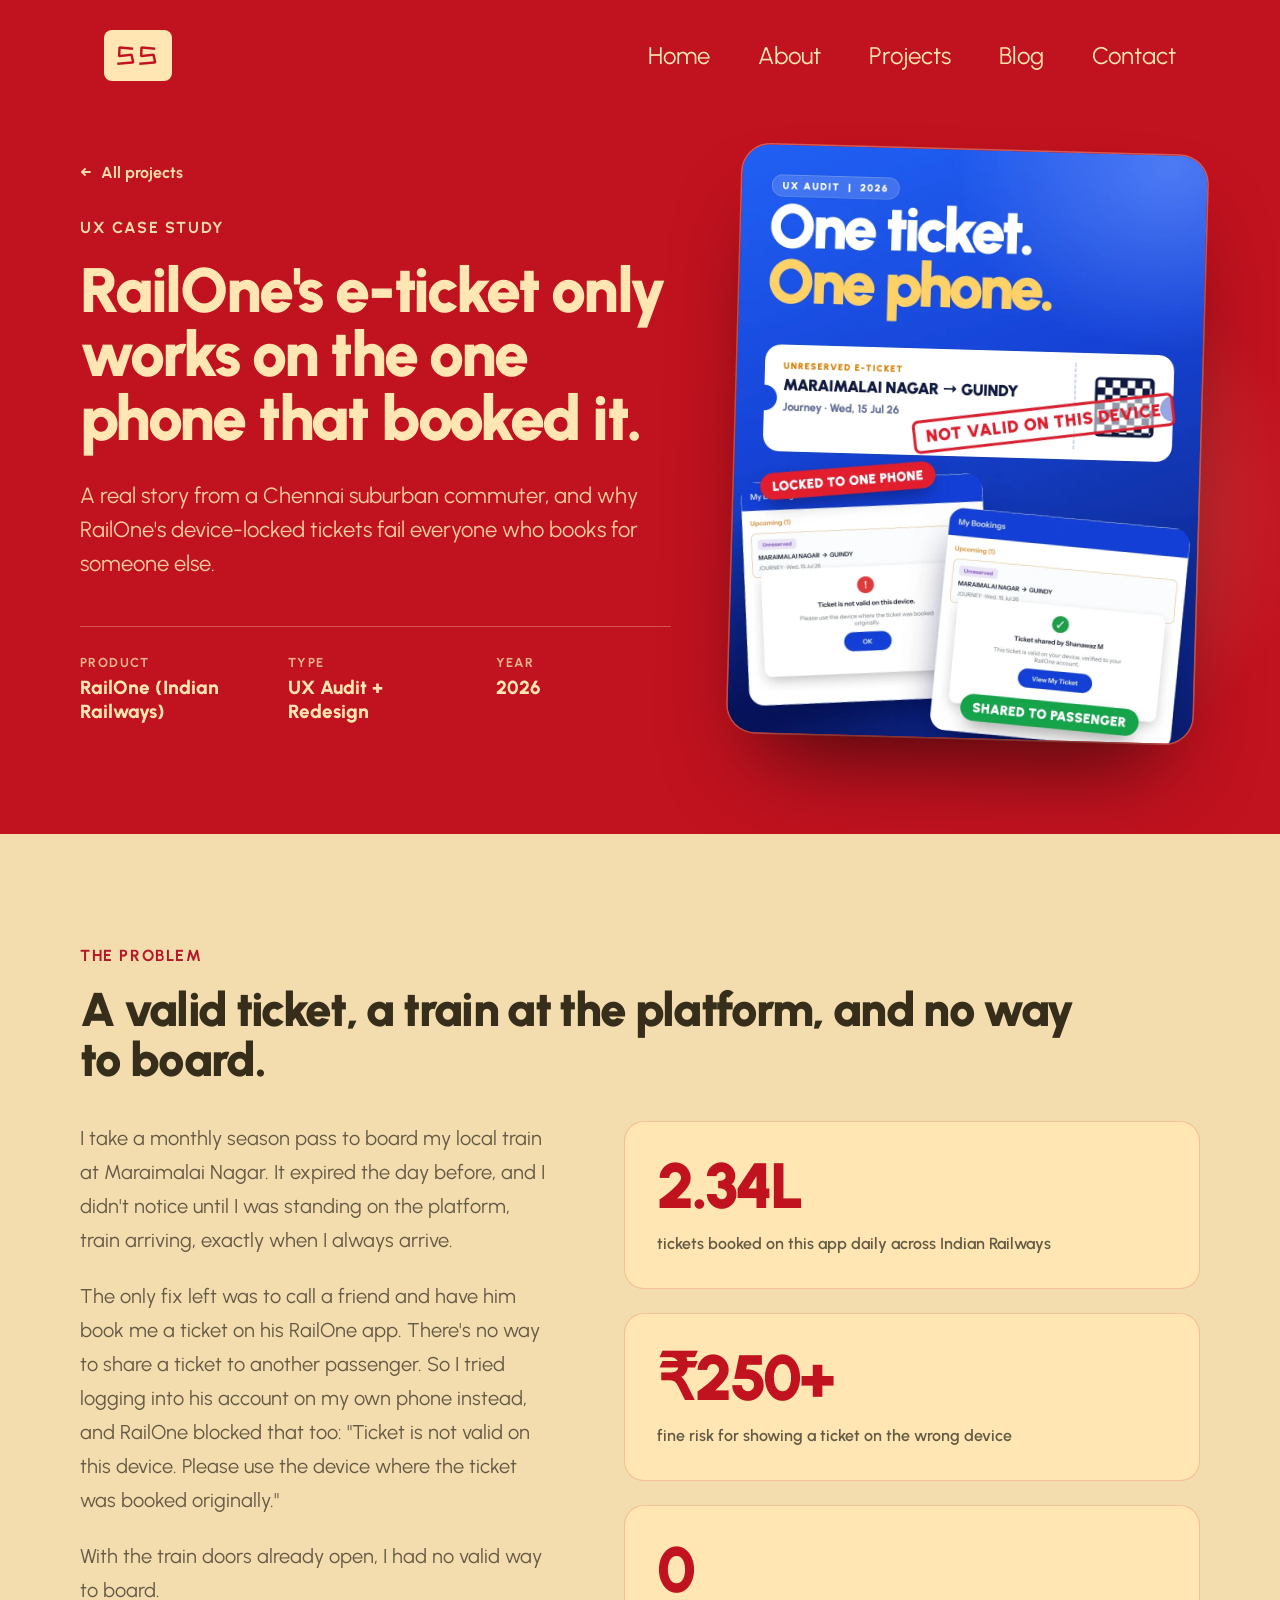
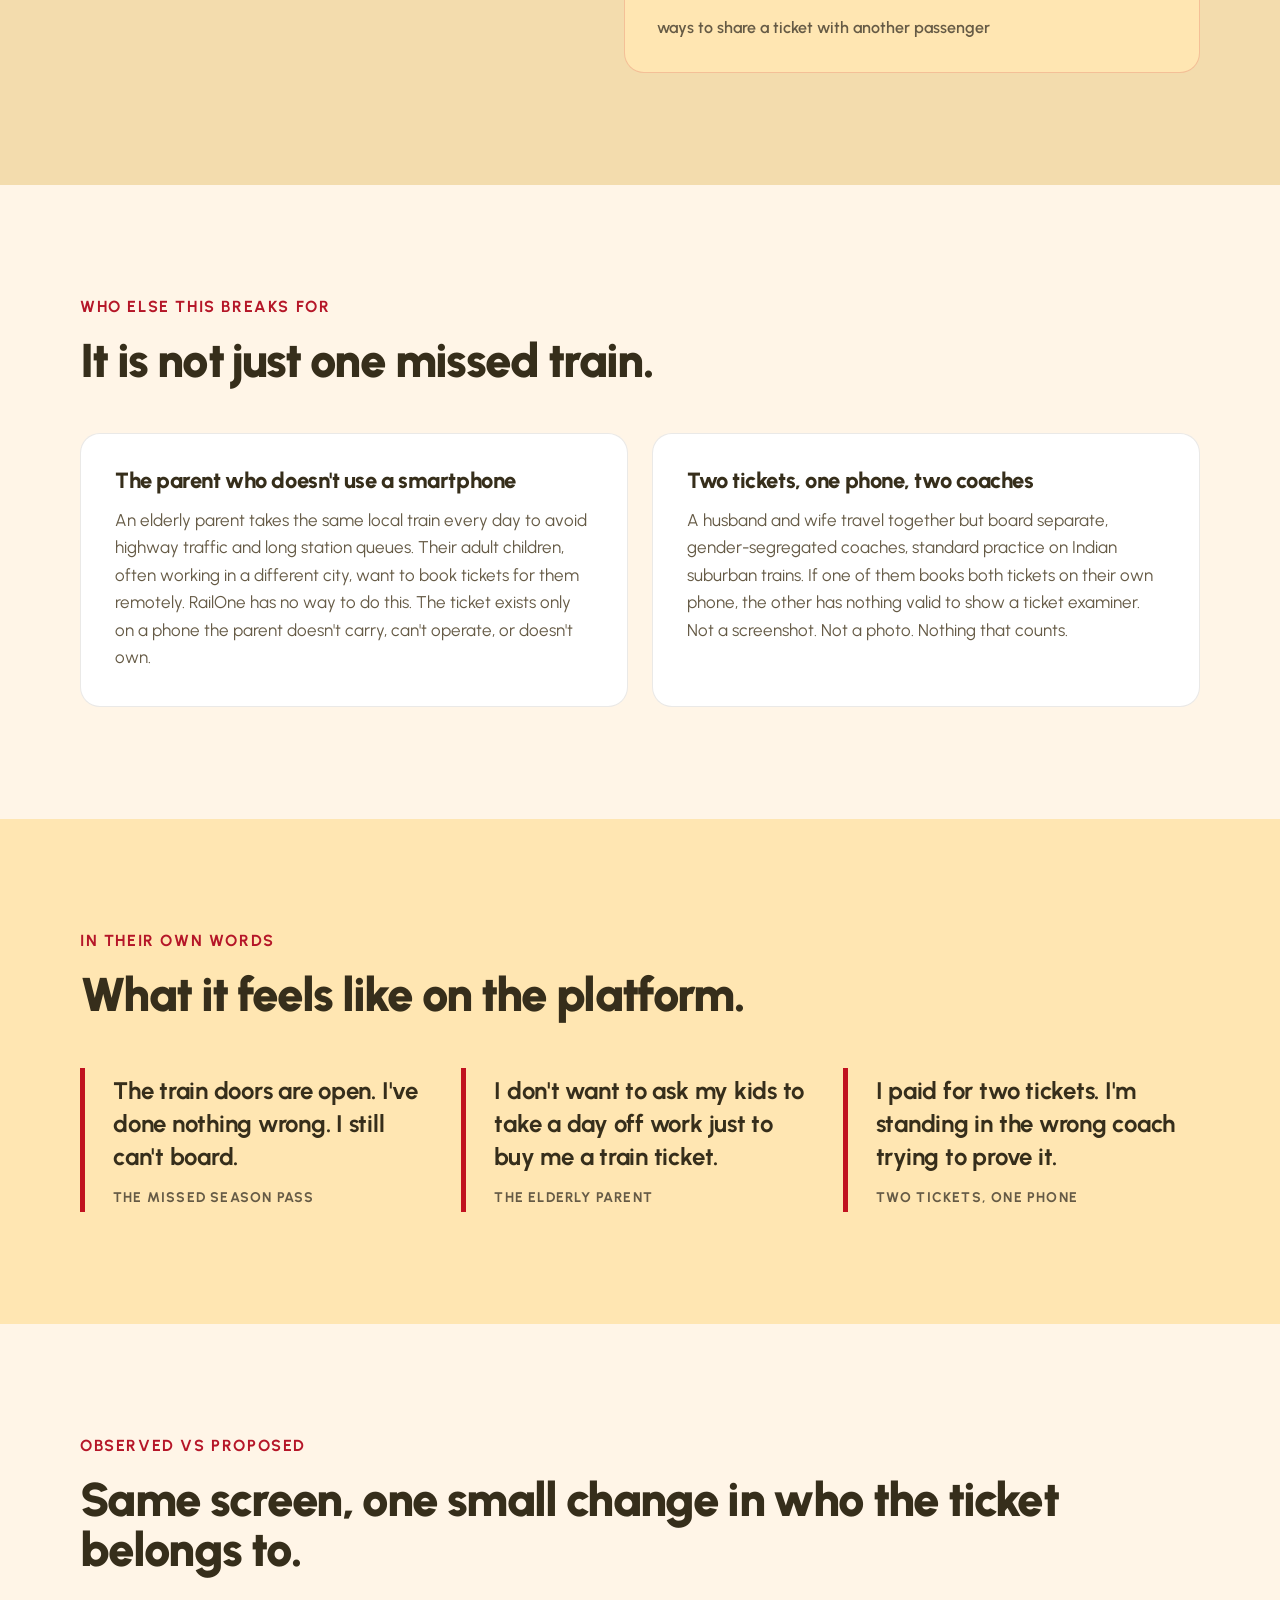
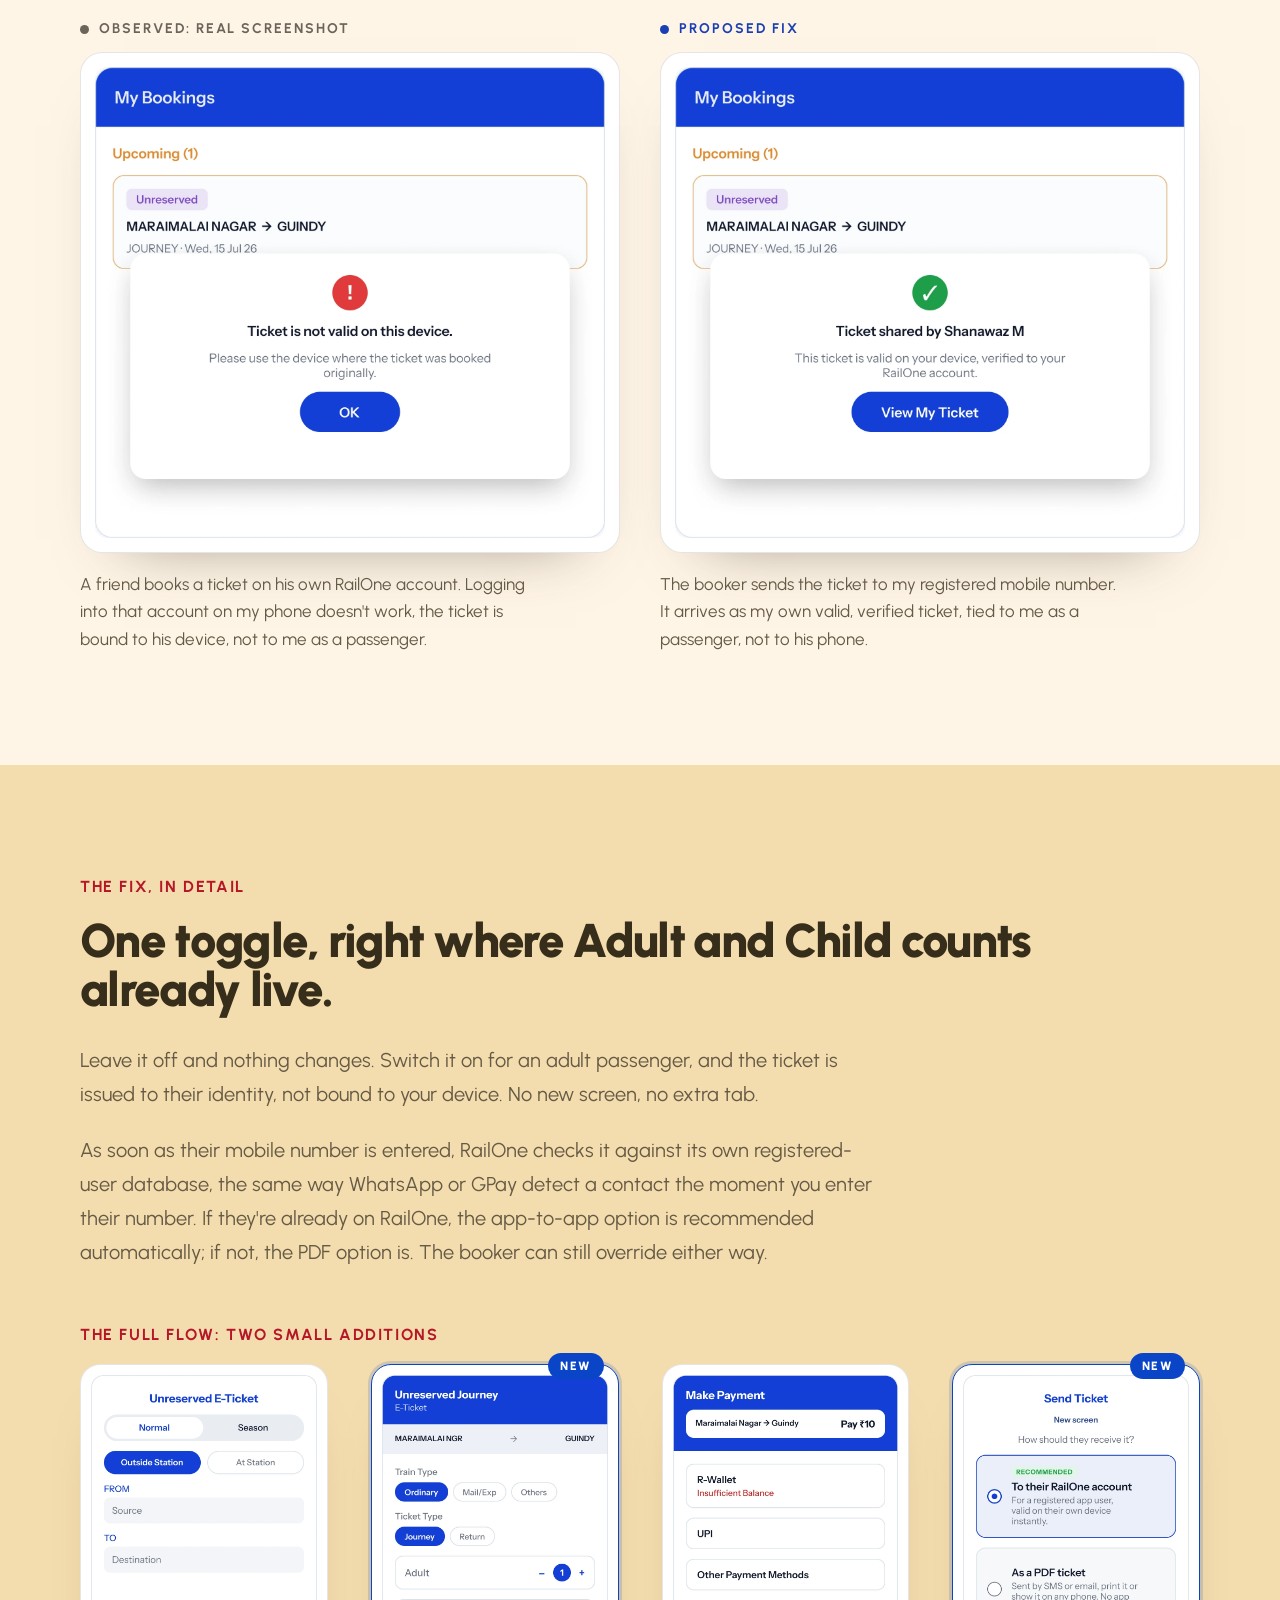
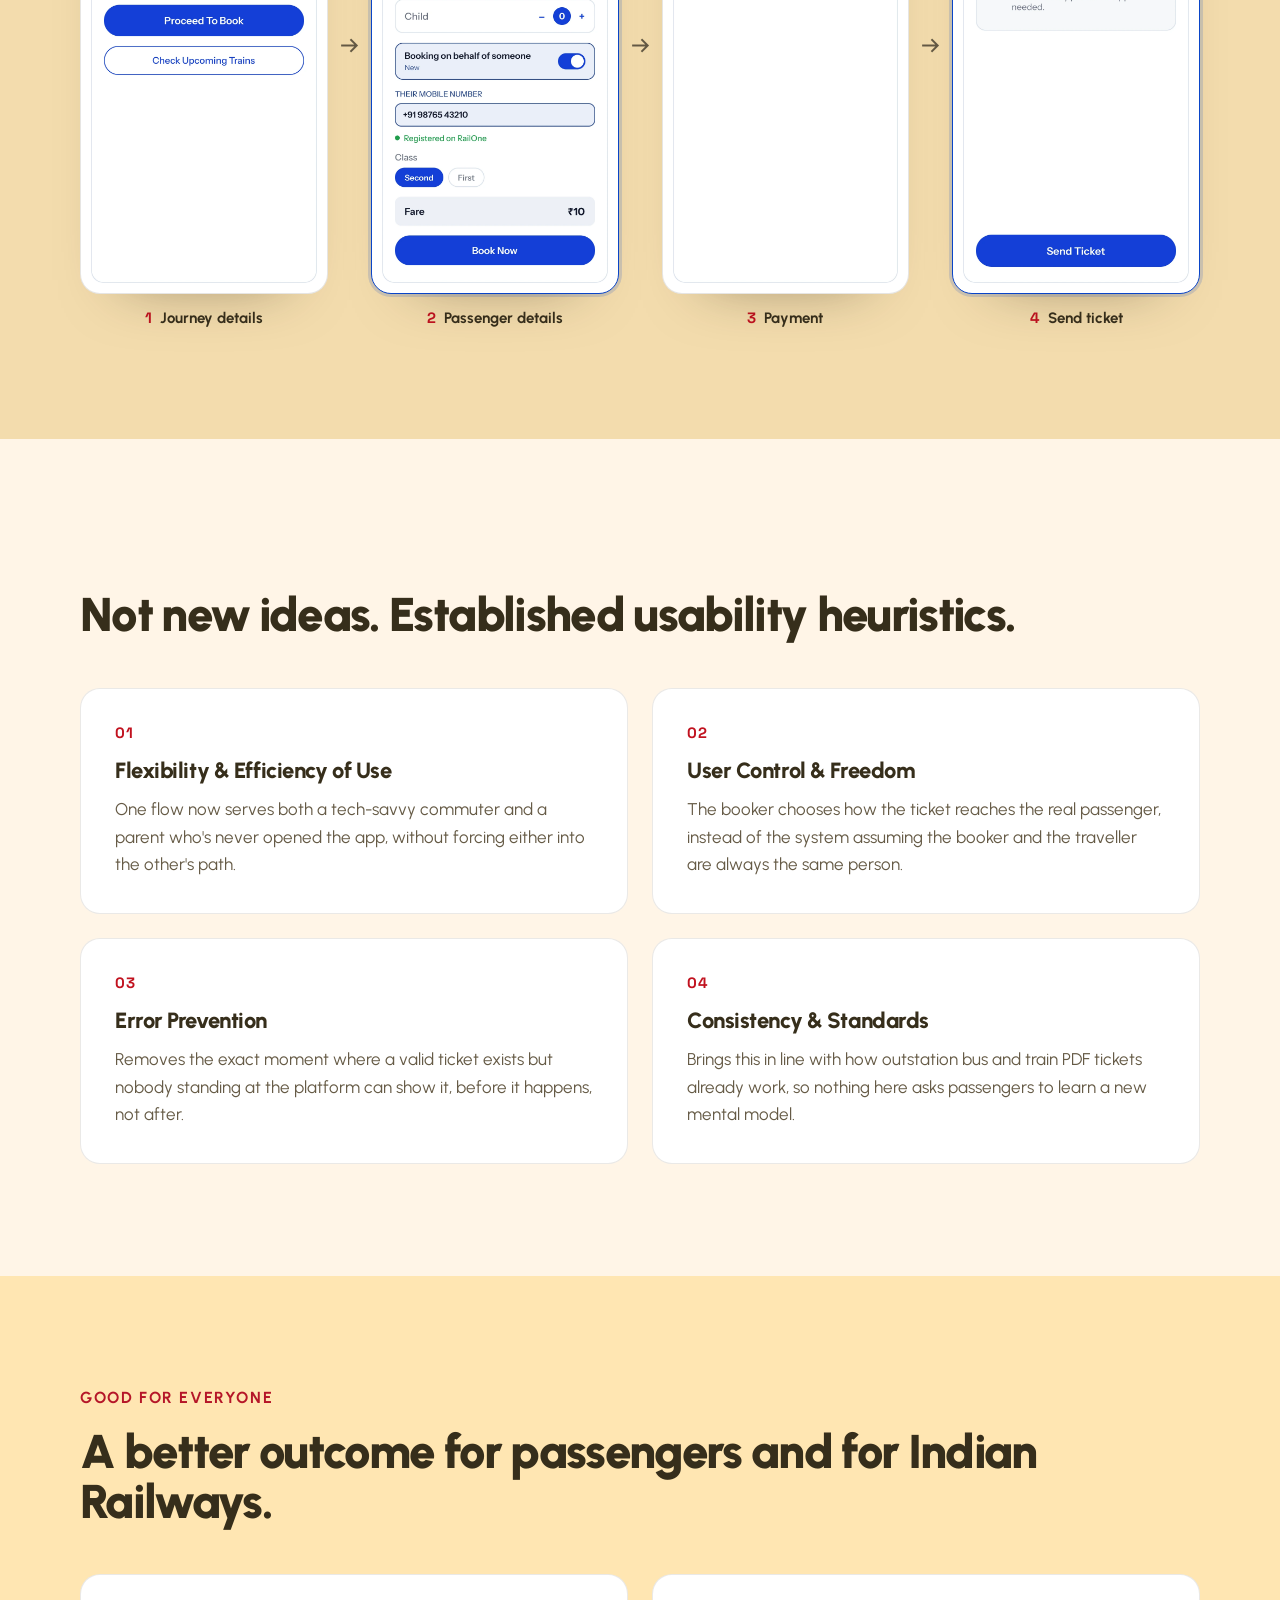
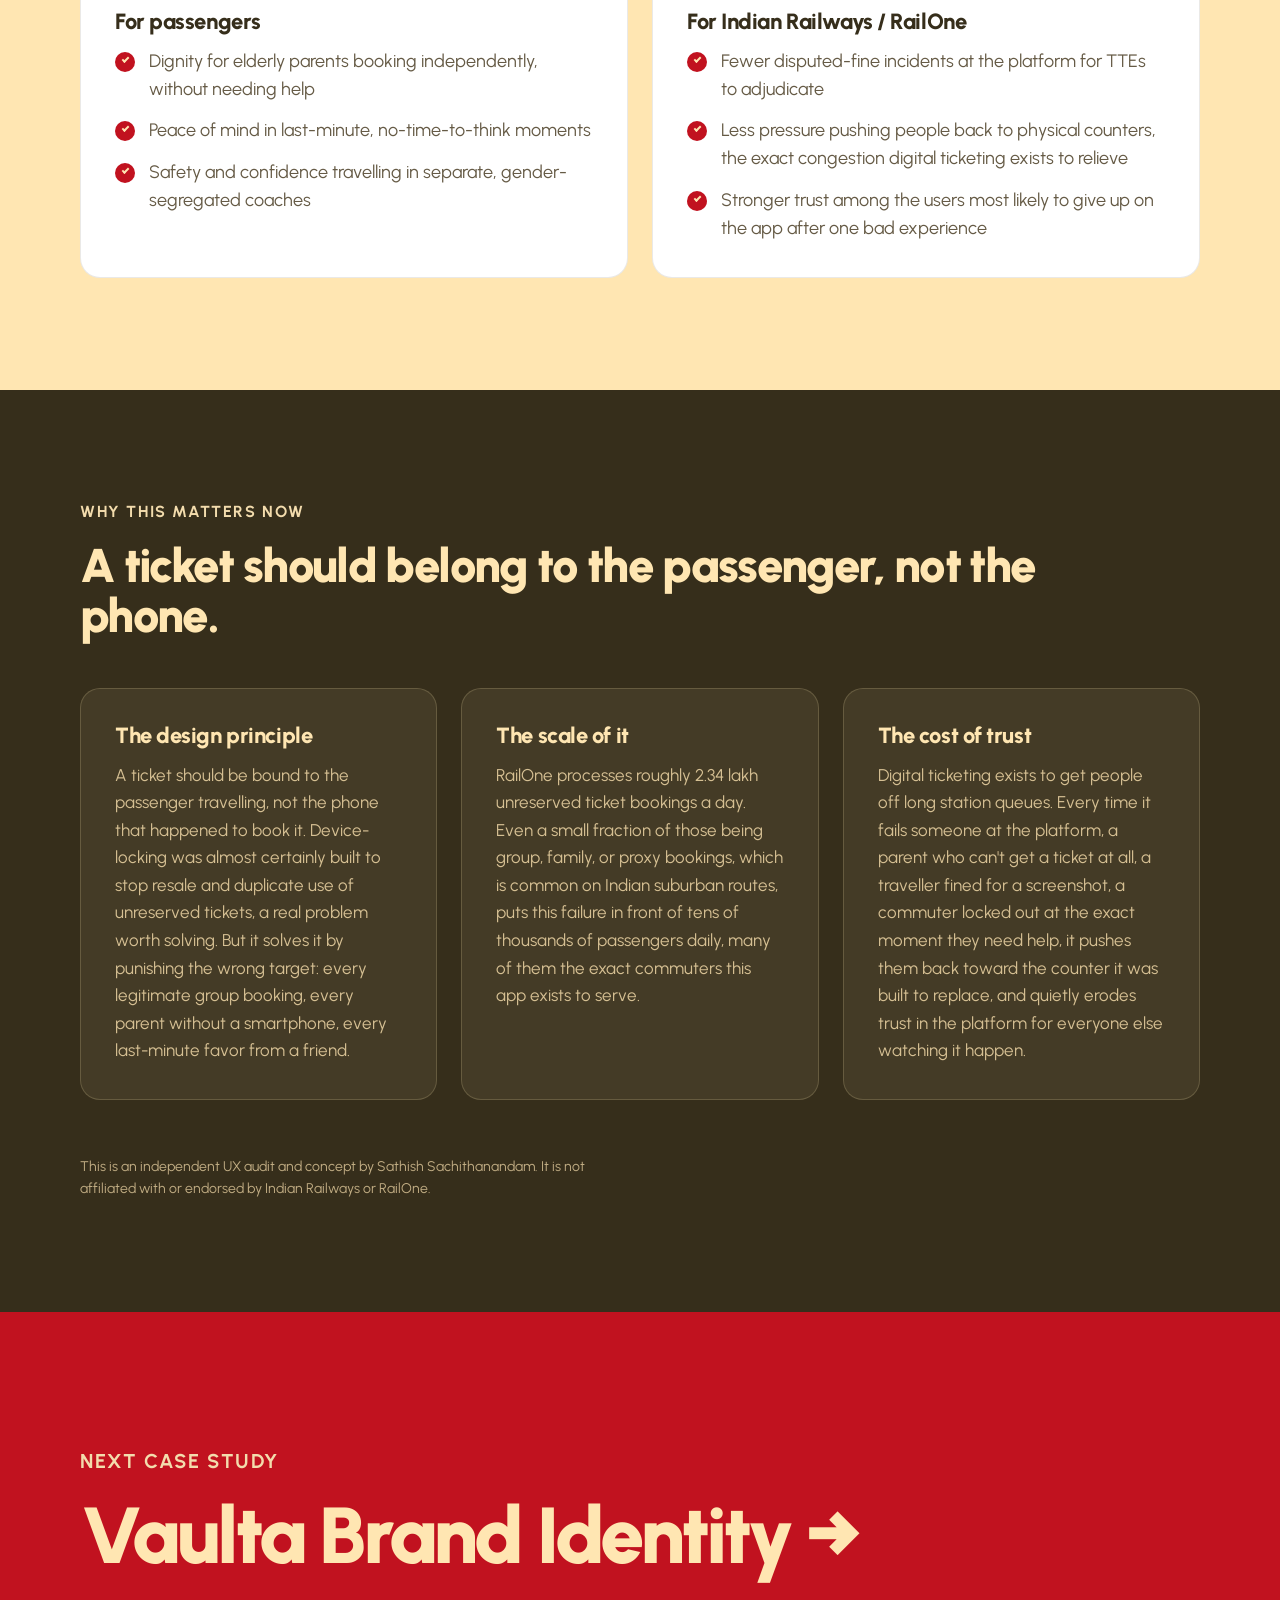
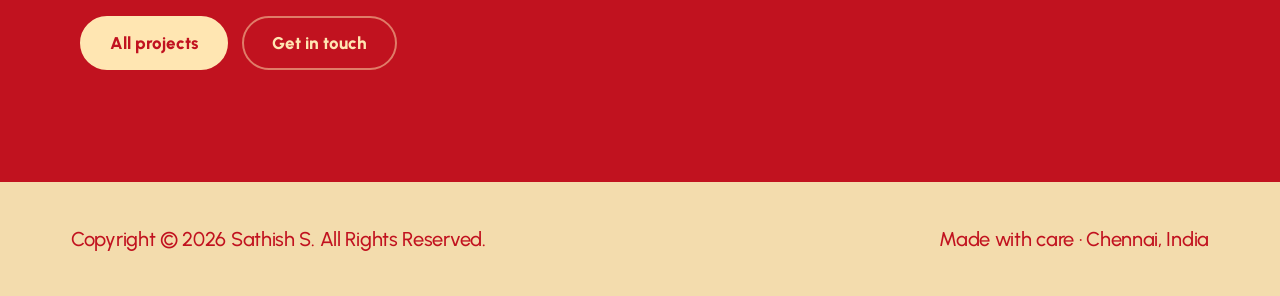
<file: projects/railone.html>
<!DOCTYPE html>
<html lang="en">
<head>
  <meta charset="UTF-8" />
  <meta name="viewport" content="width=device-width, initial-scale=1.0" />
  <title>RailOne E-Ticket UX Audit | Case Study | Sathish S</title>
  <meta name="description" content="A UX audit of RailOne&#x27;s device-locked e-tickets and a redesign that lets you book a ticket for another passenger. A Chennai commuter&#x27;s story." />
  <meta name="author" content="Sathish Sachithanandam" />
  <meta name="robots" content="index, follow" />
  <link rel="canonical" href="https://www.uxbysathish.com/projects/railone" />
  <meta property="og:locale" content="en_IN" />
  <meta property="og:type" content="article" />
  <meta property="og:title" content="RailOne E-Ticket UX Audit | Case Study | Sathish S" />
  <meta property="og:description" content="A UX audit of RailOne&#x27;s device-locked e-tickets and a redesign that lets you book a ticket for another passenger. A Chennai commuter&#x27;s story." />
  <meta property="og:url" content="https://www.uxbysathish.com/projects/railone" />
  <meta property="og:image" content="https://www.uxbysathish.com/assets/case-studies/railone/og.jpg?v=2" />
  <meta property="og:image:width" content="1200" />
  <meta property="og:image:height" content="630" />
  <meta property="og:image:alt" content="RailOne E-Ticket UX Audit by Sathish Sachithanandam" />
  <meta property="og:site_name" content="Sathish Sachithanandam, Portfolio" />
  <meta name="twitter:card" content="summary_large_image" />
  <meta name="twitter:title" content="RailOne E-Ticket UX Audit | Case Study | Sathish S" />
  <meta name="twitter:description" content="A UX audit of RailOne&#x27;s device-locked e-tickets and a redesign that lets you book a ticket for another passenger. A Chennai commuter&#x27;s story." />
  <meta name="twitter:image" content="https://www.uxbysathish.com/assets/case-studies/railone/og.jpg?v=2" />
  <meta name="twitter:image:alt" content="RailOne E-Ticket UX Audit by Sathish Sachithanandam" />
  <meta name="twitter:site" content="@im_super18" />
  <link rel="icon" href="/favicon.ico" sizes="any" />
  <link rel="icon" type="image/png" sizes="512x512" href="/assets/images/favicon-avatar.png" />
  <link rel="apple-touch-icon" sizes="180x180" href="/assets/images/favicon-avatar.png" />
  <link rel="preconnect" href="https://fonts.googleapis.com" />
  <link rel="preconnect" href="https://fonts.gstatic.com" crossorigin />
  <link href="https://fonts.googleapis.com/css2?family=Urbanist:ital,wght@0,300;0,400;0,500;0,600;0,700;0,800;0,900;1,400;1,600&family=Oswald:wght@400;700&family=Space+Grotesk:wght@500;700&family=Epilogue:wght@900&family=ZCOOL+KuaiLe&display=swap" rel="stylesheet" />
  <link rel="stylesheet" href="/style.css?v=115" />
  <link rel="stylesheet" href="/case-study.css?v=6" />
  
  <script type="application/ld+json">[{"@context": "https://schema.org", "@type": "CreativeWork", "name": "RailOne E-Ticket UX Audit | Case Study | Sathish S", "headline": "RailOne's e-ticket only works on the one phone that booked it.", "description": "A UX audit of RailOne's device-locked e-tickets and a redesign that lets you book a ticket for another passenger. A Chennai commuter's story.", "url": "https://www.uxbysathish.com/projects/railone", "image": "https://www.uxbysathish.com/assets/case-studies/railone/og.jpg?v=2", "inLanguage": "en", "dateCreated": "2026", "author": {"@type": "Person", "name": "Sathish Sachithanandam", "url": "https://www.uxbysathish.com"}, "isPartOf": {"@type": "WebSite", "name": "Sathish Sachithanandam Portfolio", "url": "https://www.uxbysathish.com"}}, {"@context": "https://schema.org", "@type": "BreadcrumbList", "itemListElement": [{"@type": "ListItem", "position": 1, "name": "Home", "item": "https://www.uxbysathish.com/"}, {"@type": "ListItem", "position": 2, "name": "Projects", "item": "https://www.uxbysathish.com/projects"}, {"@type": "ListItem", "position": 3, "name": "RailOne E-Ticket UX Audit", "item": "https://www.uxbysathish.com/projects/railone"}]}]</script>
  <script type="text/javascript">
      (function(c,l,a,r,i,t,y){
          c[a]=c[a]||function(){(c[a].q=c[a].q||[]).push(arguments)};
          t=l.createElement(r);t.async=1;t.src="https://www.clarity.ms/tag/"+i;
          y=l.getElementsByTagName(r)[0];y.parentNode.insertBefore(t,y);
      })(window, document, "clarity", "script", "xpxjy56sfj");
  </script>
</head>
<body class="cs-page">
  <a class="skip-to-main" href="#main">Skip to main content</a>
  <nav class="navbar">
      <div class="navbar-inner">
        <a class="logo" href="/" aria-label="Sathish S, Home">SS</a>
        <button class="hamburger" aria-label="Menu" aria-expanded="false">
          <span></span><span></span><span></span>
        </button>
        <ul class="nav-links">
          <li><a href="/">Home</a></li>
          <li><a href="/#about">About</a></li>
          <li><a href="/projects">Projects</a></li>
          <li><a href="/#blog">Blog</a></li>
          <li><a href="/#contact">Contact</a></li>
        </ul>
      </div>
    </nav>
  <main id="main">
    <header class="cs-hero">
      <div class="cs-wrap">
        <div class="cs-hero-grid">
          <div class="cs-hero-copy">
            <a class="cs-back" href="/projects"><span aria-hidden="true">&larr;</span> All projects</a>
            <p class="cs-eyebrow">UX CASE STUDY</p>
            <h1 class="cs-title">RailOne's e-ticket only works on the one phone that booked it.</h1>
            <p class="cs-lede">A real story from a Chennai suburban commuter, and why RailOne's device-locked tickets fail everyone who books for someone else.</p>
            <dl class="cs-meta"><div><dt>Product</dt><dd>RailOne (Indian Railways)</dd></div><div><dt>Type</dt><dd>UX Audit + Redesign</dd></div><div><dt>Year</dt><dd>2026</dd></div></dl>
            
          </div>
          <div class="cs-hero-art tilt portrait"><img src="/assets/case-studies/railone/cover.webp" alt="Case study cover: &quot;One ticket. One phone.&quot; with a unreserved ticket stamped Not valid on this device above two RailOne screens, one locked to a single phone and one shared to the passenger." width="1000" height="1266" decoding="async" fetchpriority="high"></div>
        </div>
      </div>
    </header>
<section class="cs-sec tan" id="problem"><div class="cs-wrap"><p class="cs-kicker cs-rv">THE PROBLEM</p><h2 class="cs-h2 cs-rv">A valid ticket, a train at the platform, and no way to board.</h2><div class="cs-split" style="margin-top:36px"><div class="cs-prose cs-rv"><p>I take a monthly season pass to board my local train at Maraimalai Nagar. It expired the day before, and I didn't notice until I was standing on the platform, train arriving, exactly when I always arrive.</p><p>The only fix left was to call a friend and have him book me a ticket on his RailOne app. There's no way to share a ticket to another passenger. So I tried logging into his account on my own phone instead, and RailOne blocked that too: "Ticket is not valid on this device. Please use the device where the ticket was booked originally."</p><p>With the train doors already open, I had no valid way to board.</p></div><div><div class="cs-stats cs-rv" style="margin-top:0;grid-template-columns:1fr"><div class="cs-stat"><b>2.34L</b><span>tickets booked on this app daily across Indian Railways</span></div><div class="cs-stat"><b>₹250+</b><span>fine risk for showing a ticket on the wrong device</span></div><div class="cs-stat"><b>0</b><span>ways to share a ticket with another passenger</span></div></div></div></div></div></section>
<section class="cs-sec "><div class="cs-wrap"><p class="cs-kicker cs-rv">WHO ELSE THIS BREAKS FOR</p><h2 class="cs-h2 cs-rv">It is not just one missed train.</h2><div class="cs-grid g2 cs-rv"><div class="cs-card "><h3>The parent who doesn't use a smartphone</h3><p>An elderly parent takes the same local train every day to avoid highway traffic and long station queues. Their adult children, often working in a different city, want to book tickets for them remotely. RailOne has no way to do this. The ticket exists only on a phone the parent doesn't carry, can't operate, or doesn't own.</p></div><div class="cs-card "><h3>Two tickets, one phone, two coaches</h3><p>A husband and wife travel together but board separate, gender-segregated coaches, standard practice on Indian suburban trains. If one of them books both tickets on their own phone, the other has nothing valid to show a ticket examiner. Not a screenshot. Not a photo. Nothing that counts.</p></div></div></div></section>
<section class="cs-sec cream"><div class="cs-wrap"><p class="cs-kicker cs-rv">IN THEIR OWN WORDS</p><h2 class="cs-h2 cs-rv">What it feels like on the platform.</h2><div class="cs-grid g3 cs-rv"><blockquote class="cs-quote cs-rv"><p>The train doors are open. I've done nothing wrong. I still can't board.</p><cite>The missed season pass</cite></blockquote><blockquote class="cs-quote cs-rv"><p>I don't want to ask my kids to take a day off work just to buy me a train ticket.</p><cite>The elderly parent</cite></blockquote><blockquote class="cs-quote cs-rv"><p>I paid for two tickets. I'm standing in the wrong coach trying to prove it.</p><cite>Two tickets, one phone</cite></blockquote></div></div></section>
<section class="cs-sec "><div class="cs-wrap"><p class="cs-kicker cs-rv">OBSERVED VS PROPOSED</p><h2 class="cs-h2 cs-rv">Same screen, one small change in who the ticket belongs to.</h2><div class="rl-compare"><figure class="rl-col obs cs-rv"><p class="rl-tag"><i></i>OBSERVED: REAL SCREENSHOT</p><div class="rl-shot"><img src="/assets/case-studies/railone/obs.webp" alt="RailOne My Bookings screen with a dialog reading &quot;Ticket is not valid on this device.&quot;" width="1560" height="1440" loading="lazy" decoding="async"></div><figcaption>A friend books a ticket on his own RailOne account. Logging into that account on my phone doesn't work, the ticket is bound to his device, not to me as a passenger.</figcaption></figure><figure class="rl-col prop cs-rv"><p class="rl-tag"><i></i>PROPOSED FIX</p><div class="rl-shot"><img src="/assets/case-studies/railone/prop.webp" alt="RailOne My Bookings screen with a dialog reading &quot;Ticket shared by Shanawaz M&quot; and a View My Ticket button." width="1560" height="1440" loading="lazy" decoding="async"></div><figcaption>The booker sends the ticket to my registered mobile number. It arrives as my own valid, verified ticket, tied to me as a passenger, not to his phone.</figcaption></figure></div></div></section>
<section class="cs-sec tan"><div class="cs-wrap"><p class="cs-kicker cs-rv">THE FIX, IN DETAIL</p><h2 class="cs-h2 cs-rv">One toggle, right where Adult and Child counts already live.</h2><div class="cs-prose cs-rv"><p>Leave it off and nothing changes. Switch it on for an adult passenger, and the ticket is issued to their identity, not bound to your device. No new screen, no extra tab.</p><p>As soon as their mobile number is entered, RailOne checks it against its own registered-user database, the same way WhatsApp or GPay detect a contact the moment you enter their number. If they're already on RailOne, the app-to-app option is recommended automatically; if not, the PDF option is. The booker can still override either way.</p></div><p class="cs-kicker cs-rv" style="margin-top:56px">THE FULL FLOW: TWO SMALL ADDITIONS</p><div class="rf cs-rv"><figure class="rf-step"><div class="rf-img"><img src="/assets/case-studies/railone/flow-1.webp" alt="RailOne Unreserved E-Ticket screen with Normal and Season tabs, source and destination fields and a Proceed To Book button." width="840" height="1890" loading="lazy" decoding="async"></div><figcaption><b>1</b> Journey details</figcaption></figure><span class="rf-arrow" aria-hidden="true">&rarr;</span><figure class="rf-step is-new"><div class="rf-img"><img src="/assets/case-studies/railone/flow-2.webp" alt="RailOne Unreserved Journey screen with train type, ticket type, adult and child counters and a new Booking on behalf of someone toggle with a mobile number field." width="840" height="1890" loading="lazy" decoding="async"><span class="rl-new">NEW</span></div><figcaption><b>2</b> Passenger details</figcaption></figure><span class="rf-arrow" aria-hidden="true">&rarr;</span><figure class="rf-step"><div class="rf-img"><img src="/assets/case-studies/railone/flow-3.webp" alt="RailOne Make Payment screen listing R-Wallet, UPI and Other Payment Methods." width="840" height="1890" loading="lazy" decoding="async"></div><figcaption><b>3</b> Payment</figcaption></figure><span class="rf-arrow" aria-hidden="true">&rarr;</span><figure class="rf-step is-new"><div class="rf-img"><img src="/assets/case-studies/railone/flow-4.webp" alt="RailOne new Send Ticket screen offering delivery to their RailOne account or as a PDF ticket." width="840" height="1890" loading="lazy" decoding="async"><span class="rl-new">NEW</span></div><figcaption><b>4</b> Send ticket</figcaption></figure></div></div></section>
<section class="cs-sec "><div class="cs-wrap"><p class="cs-kicker cs-rv">GROUNDED IN UX PRINCIPLES</p><h2 class="cs-h2 cs-rv">Not new ideas. Established usability heuristics.</h2><div class="cs-grid g2 cs-rv"><div class="cs-card "><span class="cs-num">01</span><h3>Flexibility &amp; Efficiency of Use</h3><p>One flow now serves both a tech-savvy commuter and a parent who's never opened the app, without forcing either into the other's path.</p></div><div class="cs-card "><span class="cs-num">02</span><h3>User Control &amp; Freedom</h3><p>The booker chooses how the ticket reaches the real passenger, instead of the system assuming the booker and the traveller are always the same person.</p></div><div class="cs-card "><span class="cs-num">03</span><h3>Error Prevention</h3><p>Removes the exact moment where a valid ticket exists but nobody standing at the platform can show it, before it happens, not after.</p></div><div class="cs-card "><span class="cs-num">04</span><h3>Consistency &amp; Standards</h3><p>Brings this in line with how outstation bus and train PDF tickets already work, so nothing here asks passengers to learn a new mental model.</p></div></div></div></section>
<section class="cs-sec cream"><div class="cs-wrap"><p class="cs-kicker cs-rv">GOOD FOR EVERYONE</p><h2 class="cs-h2 cs-rv">A better outcome for passengers and for Indian Railways.</h2><div class="cs-grid g2 cs-rv"><div class="cs-card"><h3>For passengers</h3><ul class="cs-list"><li>Dignity for elderly parents booking independently, without needing help</li><li>Peace of mind in last-minute, no-time-to-think moments</li><li>Safety and confidence travelling in separate, gender-segregated coaches</li></ul></div><div class="cs-card"><h3>For Indian Railways / RailOne</h3><ul class="cs-list"><li>Fewer disputed-fine incidents at the platform for TTEs to adjudicate</li><li>Less pressure pushing people back to physical counters, the exact congestion digital ticketing exists to relieve</li><li>Stronger trust among the users most likely to give up on the app after one bad experience</li></ul></div></div></div></section>
<section class="cs-sec dark"><div class="cs-wrap"><p class="cs-kicker cs-rv">WHY THIS MATTERS NOW</p><h2 class="cs-h2 cs-rv">A ticket should belong to the passenger, not the phone.</h2><div class="cs-grid g3 cs-rv"><div class="cs-card "><h3>The design principle</h3><p>A ticket should be bound to the passenger travelling, not the phone that happened to book it. Device-locking was almost certainly built to stop resale and duplicate use of unreserved tickets, a real problem worth solving. But it solves it by punishing the wrong target: every legitimate group booking, every parent without a smartphone, every last-minute favor from a friend.</p></div><div class="cs-card "><h3>The scale of it</h3><p>RailOne processes roughly 2.34 lakh unreserved ticket bookings a day. Even a small fraction of those being group, family, or proxy bookings, which is common on Indian suburban routes, puts this failure in front of tens of thousands of passengers daily, many of them the exact commuters this app exists to serve.</p></div><div class="cs-card "><h3>The cost of trust</h3><p>Digital ticketing exists to get people off long station queues. Every time it fails someone at the platform, a parent who can't get a ticket at all, a traveller fined for a screenshot, a commuter locked out at the exact moment they need help, it pushes them back toward the counter it was built to replace, and quietly erodes trust in the platform for everyone else watching it happen.</p></div></div><p class="cs-note cs-rv" style="color:rgba(255,230,178,.7)">This is an independent UX audit and concept by Sathish Sachithanandam. It is not affiliated with or endorsed by Indian Railways or RailOne.</p></div></section>
    <section class="cs-next">
      <div class="cs-wrap">
        <p class="cs-kicker cs-rv">NEXT CASE STUDY</p>
        <a class="big cs-rv" href="/projects/vaulta">Vaulta Brand Identity <span aria-hidden="true">&rarr;</span></a>
        <div class="links cs-rv">
          <a class="cs-btn" href="/projects">All projects</a>
          <a class="cs-btn ghost" href="/#contact">Get in touch</a>
        </div>
      </div>
    </section>
  </main>
  <footer class="footer">
    <span>Copyright &copy; 2026 Sathish S. All Rights Reserved.</span>
    <span>Made with care &middot; Chennai, India</span>
  </footer>
  <script src="/case-study.js?v=2"></script>
</body>
</html>
</file>
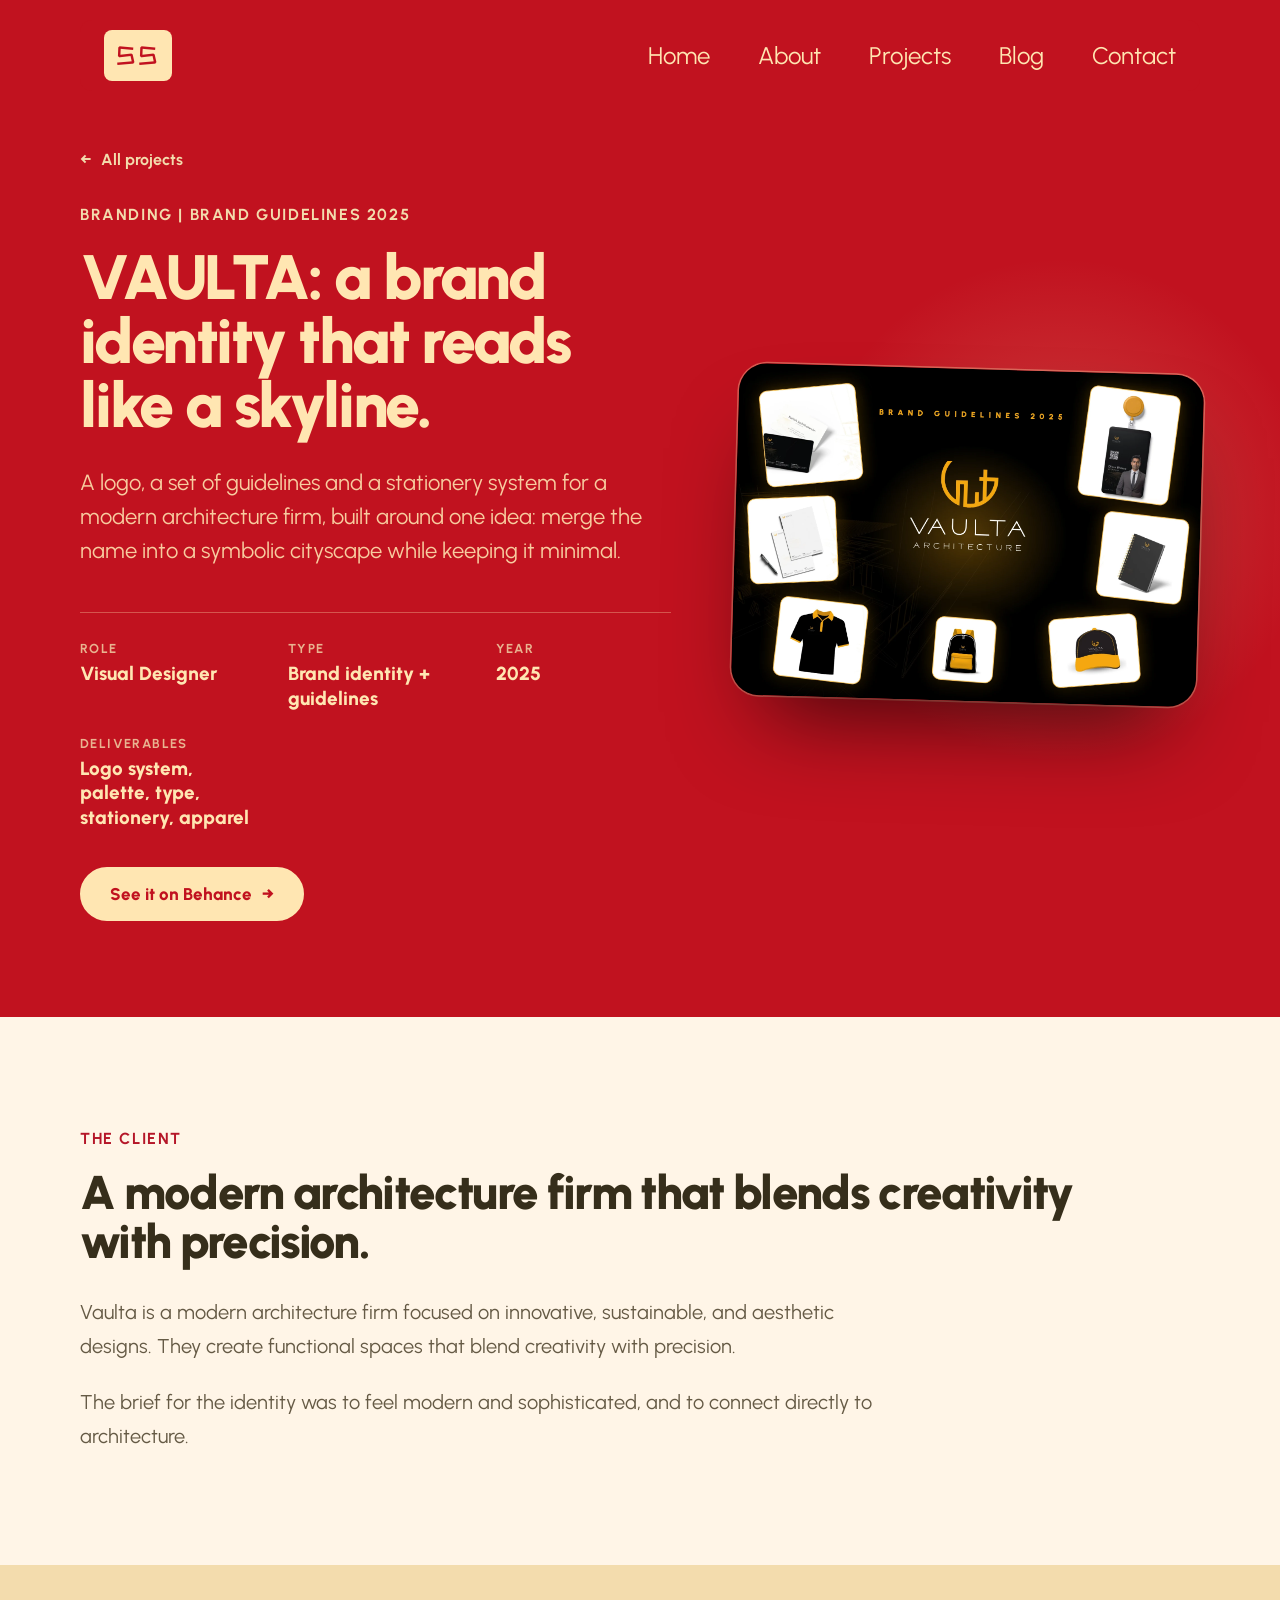
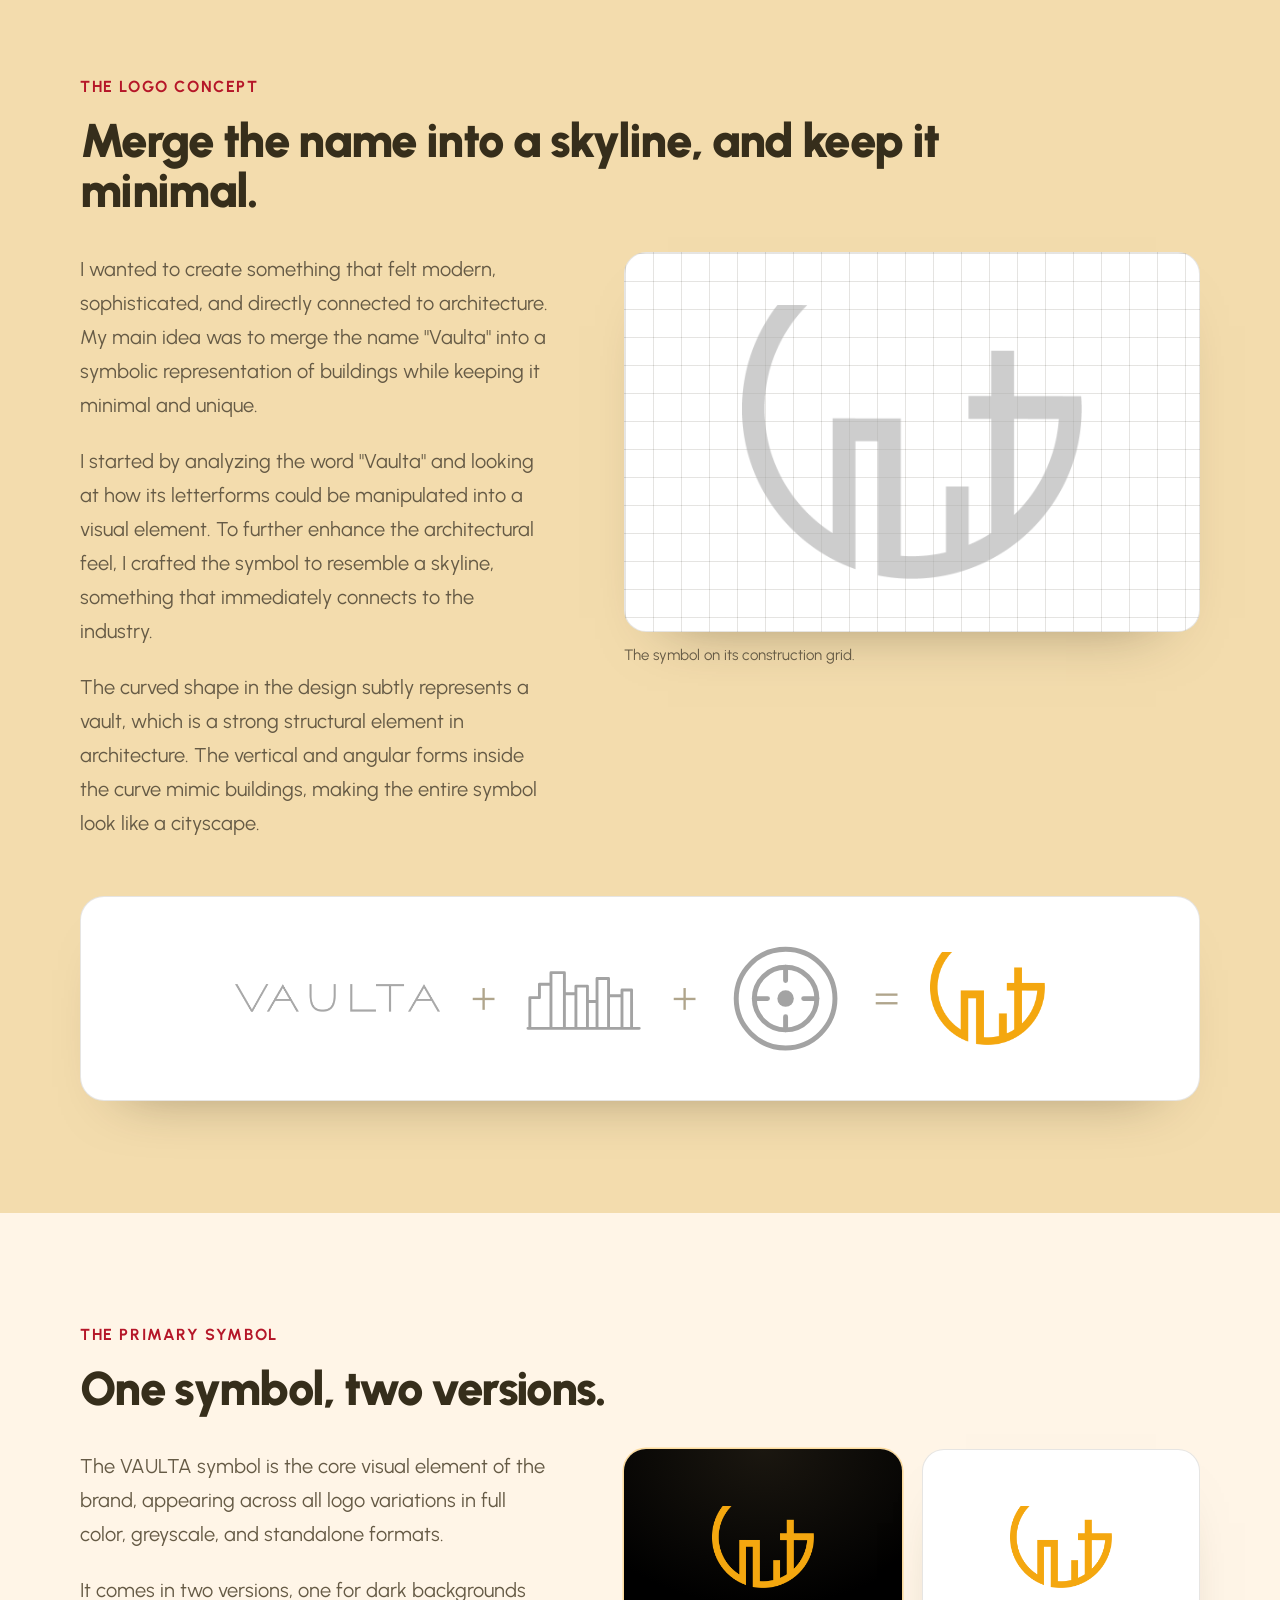
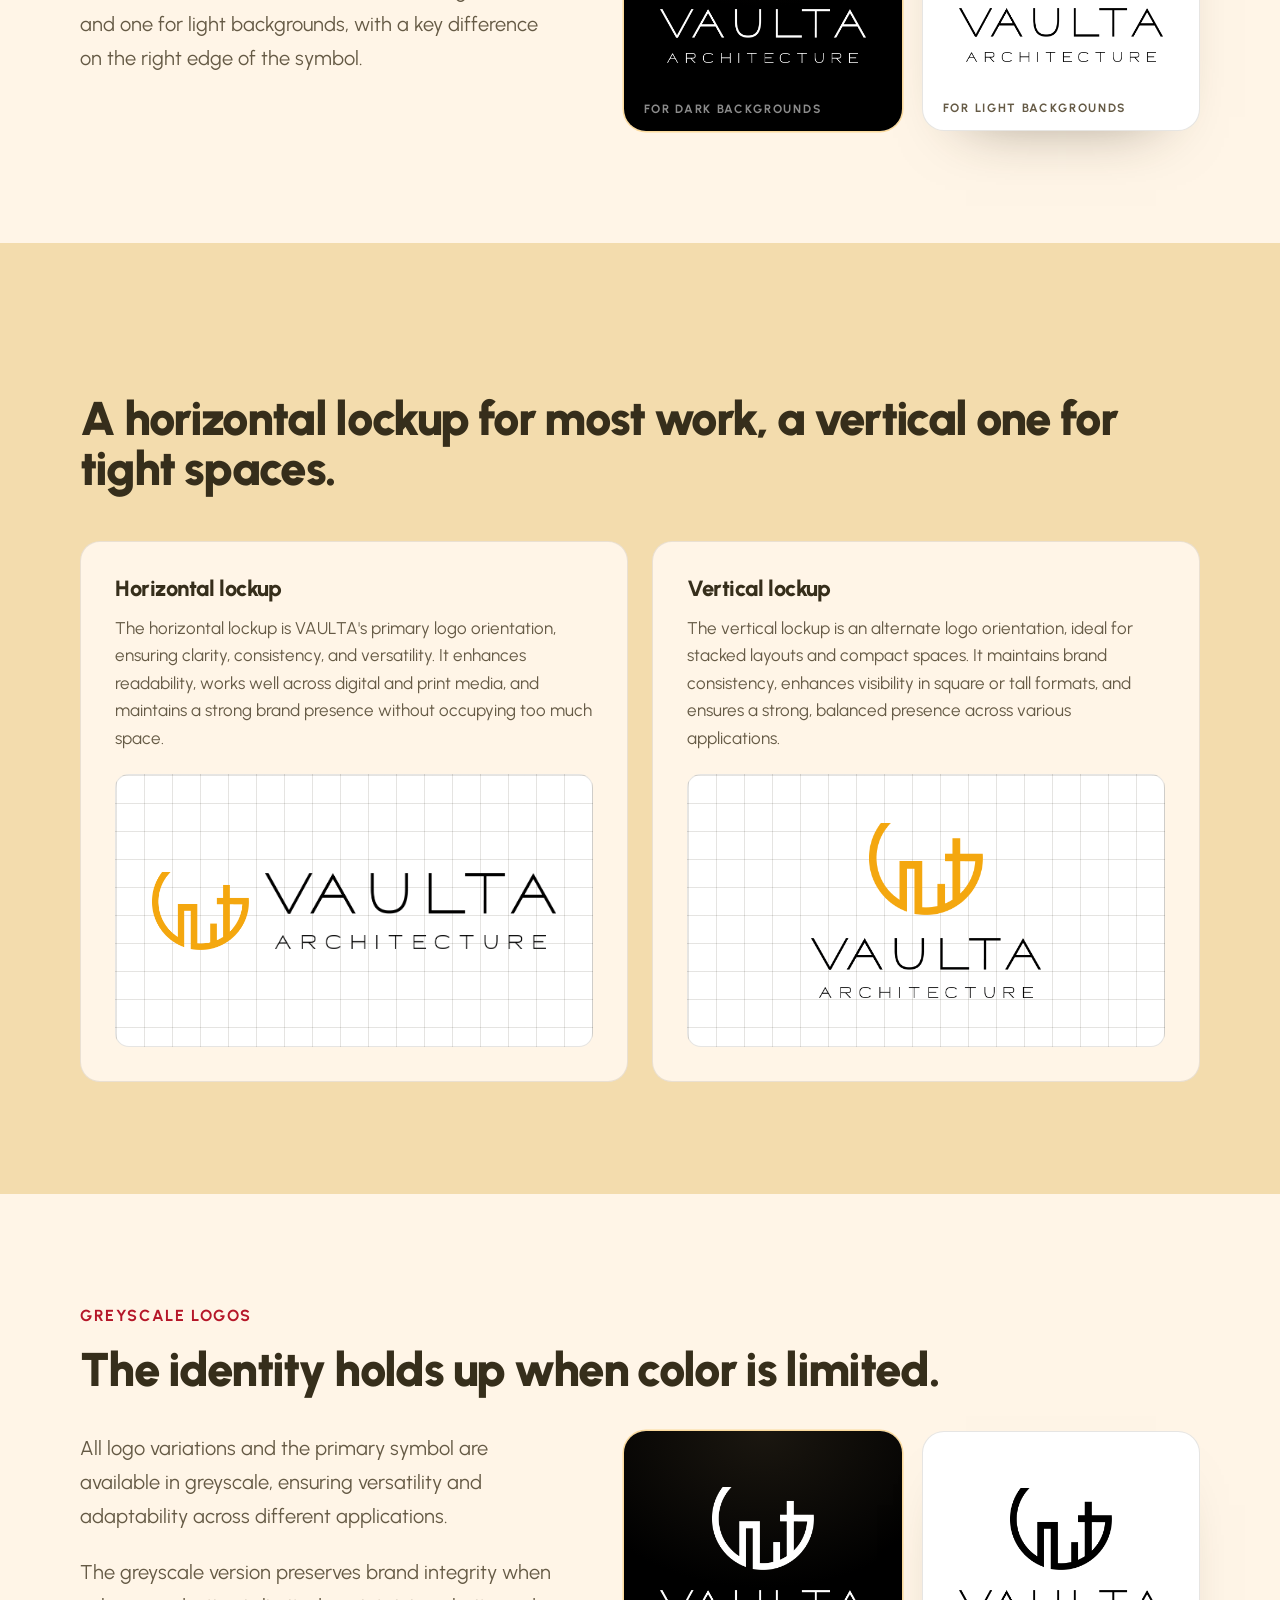
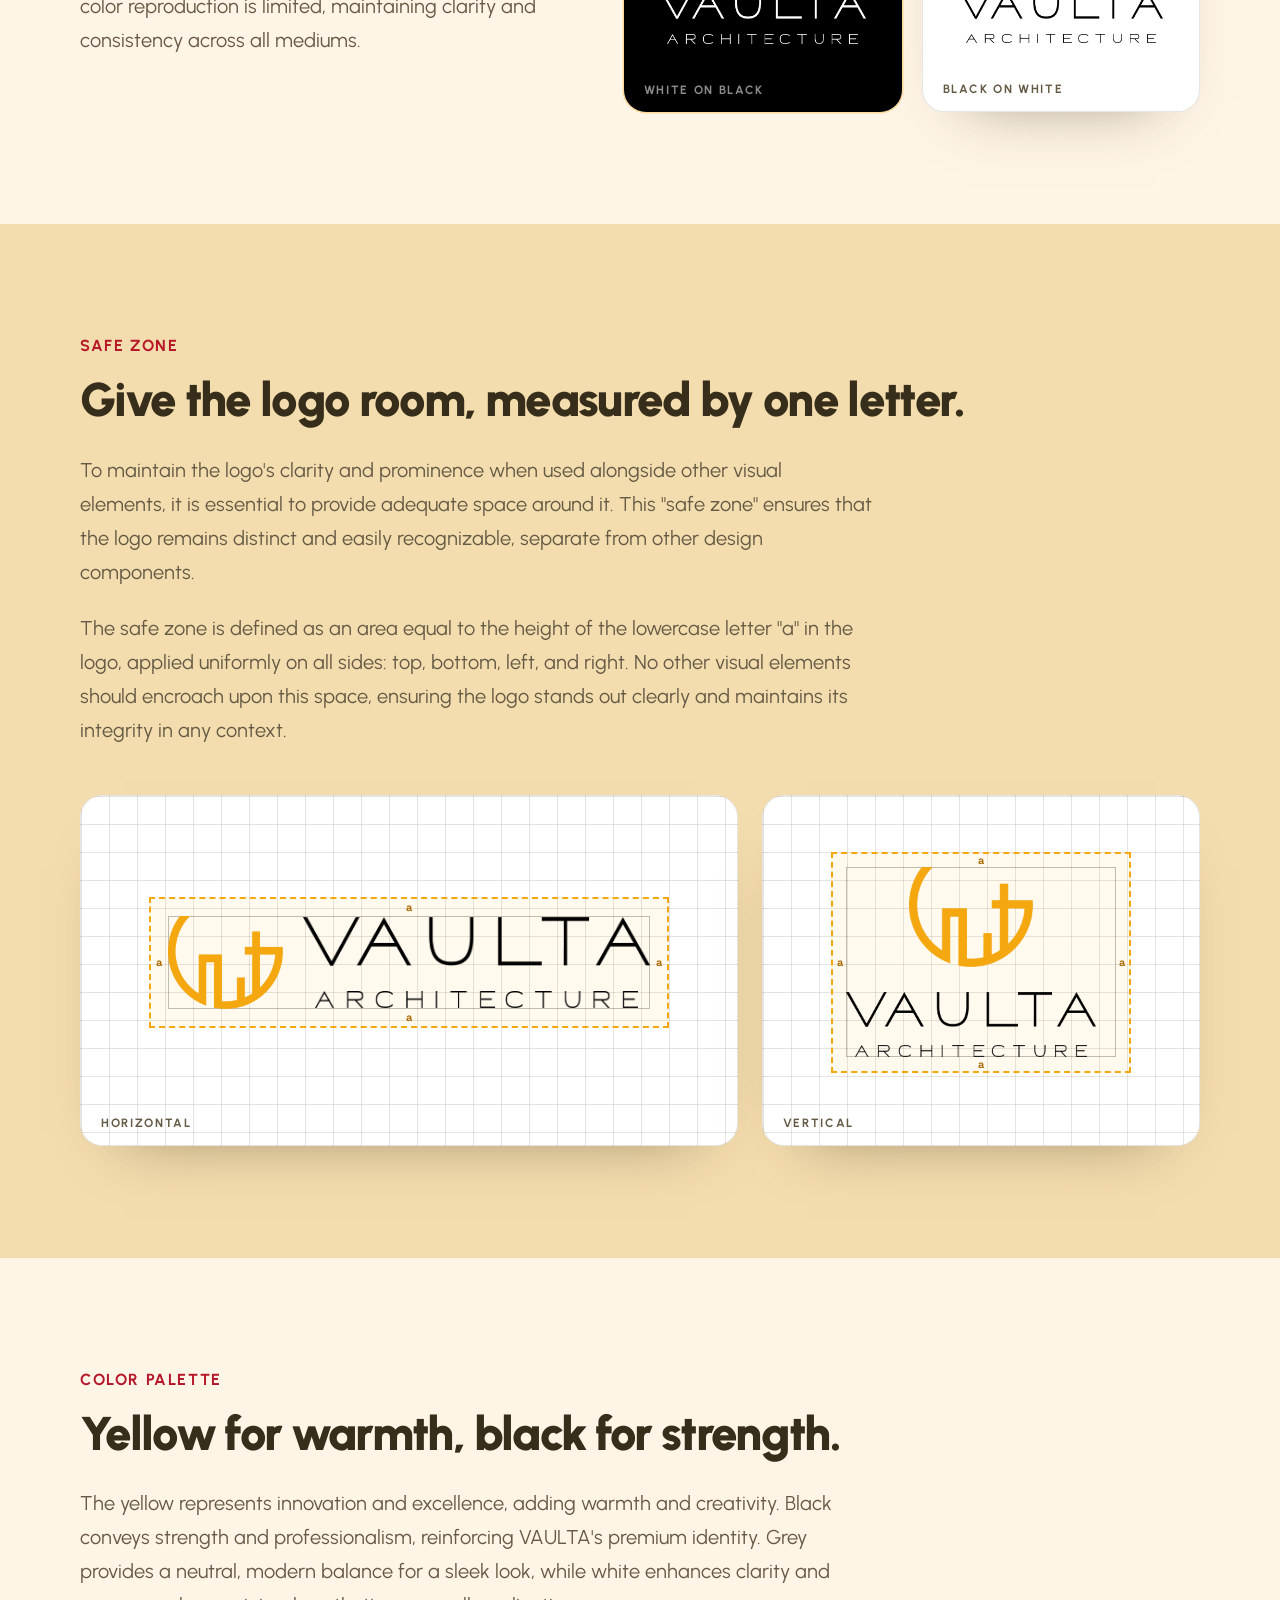
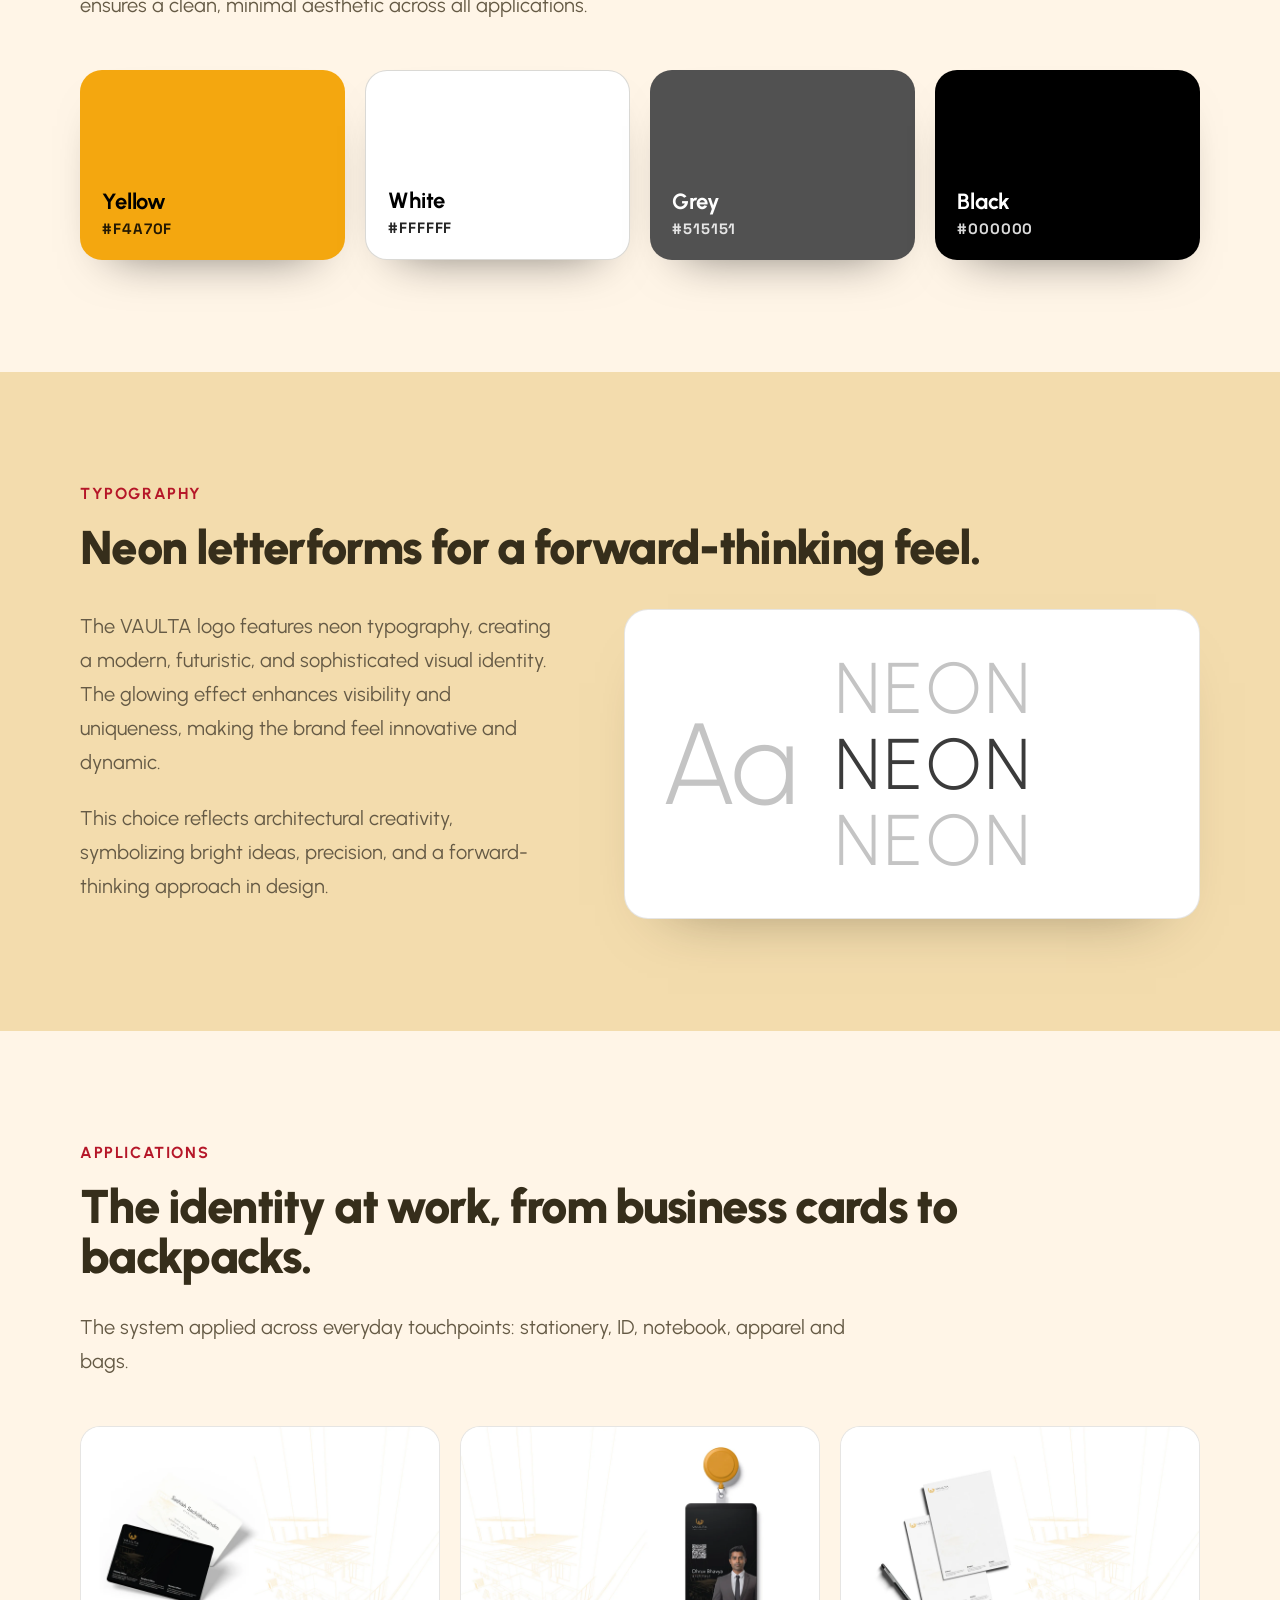
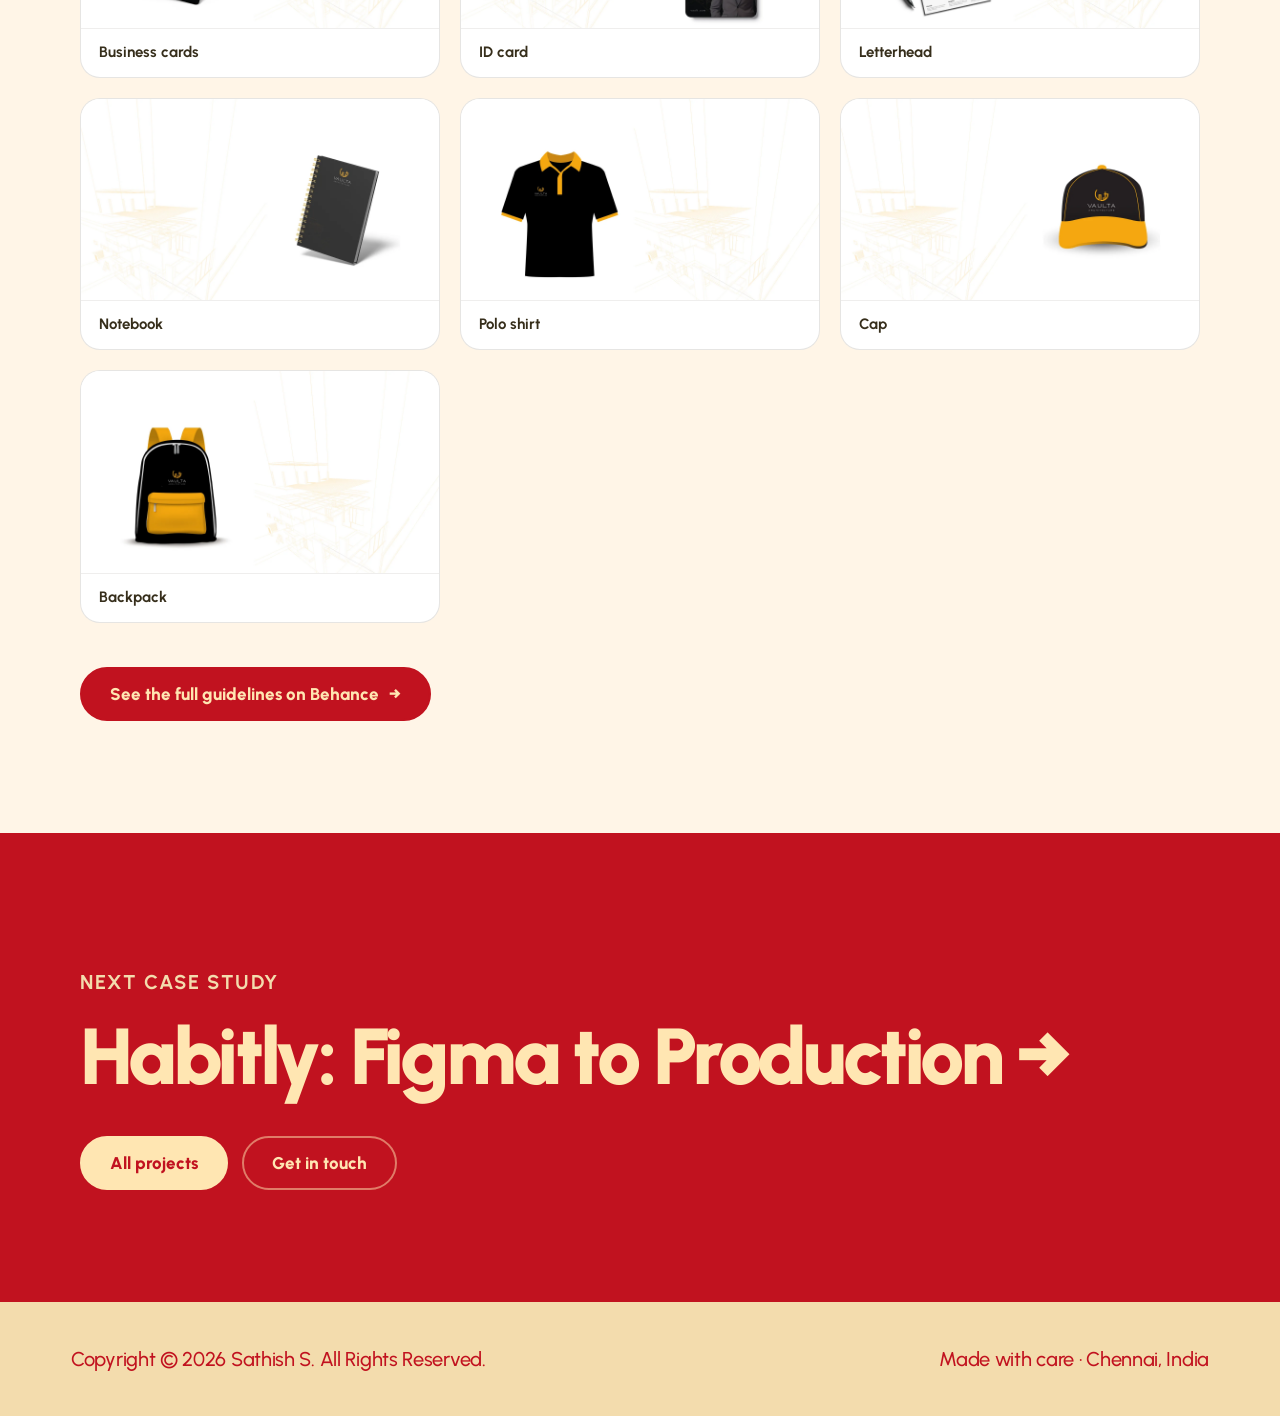
<file: projects/vaulta.html>
<!DOCTYPE html>
<html lang="en">
<head>
  <meta charset="UTF-8" />
  <meta name="viewport" content="width=device-width, initial-scale=1.0" />
  <title>Vaulta Brand Identity Case Study | Sathish S</title>
  <meta name="description" content="Brand identity and guidelines for Vaulta Architecture: logo concept, color, typography and stationery, designed by Sathish Sachithanandam." />
  <meta name="author" content="Sathish Sachithanandam" />
  <meta name="robots" content="index, follow" />
  <link rel="canonical" href="https://www.uxbysathish.com/projects/vaulta" />
  <meta property="og:locale" content="en_IN" />
  <meta property="og:type" content="article" />
  <meta property="og:title" content="Vaulta Brand Identity Case Study | Sathish S" />
  <meta property="og:description" content="Brand identity and guidelines for Vaulta Architecture: logo concept, color, typography and stationery, designed by Sathish Sachithanandam." />
  <meta property="og:url" content="https://www.uxbysathish.com/projects/vaulta" />
  <meta property="og:image" content="https://www.uxbysathish.com/assets/case-studies/vaulta/og.jpg?v=2" />
  <meta property="og:image:width" content="1200" />
  <meta property="og:image:height" content="630" />
  <meta property="og:image:alt" content="Vaulta Brand Identity by Sathish Sachithanandam" />
  <meta property="og:site_name" content="Sathish Sachithanandam, Portfolio" />
  <meta name="twitter:card" content="summary_large_image" />
  <meta name="twitter:title" content="Vaulta Brand Identity Case Study | Sathish S" />
  <meta name="twitter:description" content="Brand identity and guidelines for Vaulta Architecture: logo concept, color, typography and stationery, designed by Sathish Sachithanandam." />
  <meta name="twitter:image" content="https://www.uxbysathish.com/assets/case-studies/vaulta/og.jpg?v=2" />
  <meta name="twitter:image:alt" content="Vaulta Brand Identity by Sathish Sachithanandam" />
  <meta name="twitter:site" content="@im_super18" />
  <link rel="icon" href="/favicon.ico" sizes="any" />
  <link rel="icon" type="image/png" sizes="512x512" href="/assets/images/favicon-avatar.png" />
  <link rel="apple-touch-icon" sizes="180x180" href="/assets/images/favicon-avatar.png" />
  <link rel="preconnect" href="https://fonts.googleapis.com" />
  <link rel="preconnect" href="https://fonts.gstatic.com" crossorigin />
  <link href="https://fonts.googleapis.com/css2?family=Urbanist:ital,wght@0,300;0,400;0,500;0,600;0,700;0,800;0,900;1,400;1,600&family=Oswald:wght@400;700&family=Space+Grotesk:wght@500;700&family=Epilogue:wght@900&family=ZCOOL+KuaiLe&display=swap" rel="stylesheet" />
  <link rel="stylesheet" href="/style.css?v=115" />
  <link rel="stylesheet" href="/case-study.css?v=6" />
  
  <script type="application/ld+json">[{"@context": "https://schema.org", "@type": "CreativeWork", "name": "Vaulta Brand Identity Case Study | Sathish S", "headline": "VAULTA: a brand identity that reads like a skyline.", "description": "Brand identity and guidelines for Vaulta Architecture: logo concept, color, typography and stationery, designed by Sathish Sachithanandam.", "url": "https://www.uxbysathish.com/projects/vaulta", "image": "https://www.uxbysathish.com/assets/case-studies/vaulta/og.jpg?v=2", "inLanguage": "en", "dateCreated": "2025", "author": {"@type": "Person", "name": "Sathish Sachithanandam", "url": "https://www.uxbysathish.com"}, "isPartOf": {"@type": "WebSite", "name": "Sathish Sachithanandam Portfolio", "url": "https://www.uxbysathish.com"}}, {"@context": "https://schema.org", "@type": "BreadcrumbList", "itemListElement": [{"@type": "ListItem", "position": 1, "name": "Home", "item": "https://www.uxbysathish.com/"}, {"@type": "ListItem", "position": 2, "name": "Projects", "item": "https://www.uxbysathish.com/projects"}, {"@type": "ListItem", "position": 3, "name": "Vaulta Brand Identity", "item": "https://www.uxbysathish.com/projects/vaulta"}]}]</script>
  <script type="text/javascript">
      (function(c,l,a,r,i,t,y){
          c[a]=c[a]||function(){(c[a].q=c[a].q||[]).push(arguments)};
          t=l.createElement(r);t.async=1;t.src="https://www.clarity.ms/tag/"+i;
          y=l.getElementsByTagName(r)[0];y.parentNode.insertBefore(t,y);
      })(window, document, "clarity", "script", "xpxjy56sfj");
  </script>
</head>
<body class="cs-page">
  <a class="skip-to-main" href="#main">Skip to main content</a>
  <nav class="navbar">
      <div class="navbar-inner">
        <a class="logo" href="/" aria-label="Sathish S, Home">SS</a>
        <button class="hamburger" aria-label="Menu" aria-expanded="false">
          <span></span><span></span><span></span>
        </button>
        <ul class="nav-links">
          <li><a href="/">Home</a></li>
          <li><a href="/#about">About</a></li>
          <li><a href="/projects">Projects</a></li>
          <li><a href="/#blog">Blog</a></li>
          <li><a href="/#contact">Contact</a></li>
        </ul>
      </div>
    </nav>
  <main id="main">
    <header class="cs-hero">
      <div class="cs-wrap">
        <div class="cs-hero-grid">
          <div class="cs-hero-copy">
            <a class="cs-back" href="/projects"><span aria-hidden="true">&larr;</span> All projects</a>
            <p class="cs-eyebrow">BRANDING  |  BRAND GUIDELINES 2025</p>
            <h1 class="cs-title">VAULTA: a brand identity that reads like a skyline.</h1>
            <p class="cs-lede">A logo, a set of guidelines and a stationery system for a modern architecture firm, built around one idea: merge the name into a symbolic cityscape while keeping it minimal.</p>
            <dl class="cs-meta"><div><dt>Role</dt><dd>Visual Designer</dd></div><div><dt>Type</dt><dd>Brand identity + guidelines</dd></div><div><dt>Year</dt><dd>2025</dd></div><div><dt>Deliverables</dt><dd>Logo system, palette, type, stationery, apparel</dd></div></dl>
            <div class="cs-hero-cta"><a class="cs-btn" href="https://www.behance.net/gallery/219593523/VAULTA-Brand-Guidelines" target="_blank" rel="noopener noreferrer">See it on Behance <span aria-hidden="true">&rarr;</span></a></div>
          </div>
          <div class="cs-hero-art tilt "><img src="/assets/case-studies/vaulta/cover.webp" alt="Case study cover: the Vaulta Architecture gold and white logo at the center of a collage of branded business cards, ID card, letterhead, notebook, polo shirt, cap and backpack on black." width="1680" height="1200" decoding="async" fetchpriority="high"></div>
        </div>
      </div>
    </header>
<section class="cs-sec " id="overview"><div class="cs-wrap"><p class="cs-kicker cs-rv">THE CLIENT</p><h2 class="cs-h2 cs-rv">A modern architecture firm that blends creativity with precision.</h2><div class="cs-prose cs-rv"><p>Vaulta is a modern architecture firm focused on innovative, sustainable, and aesthetic designs. They create functional spaces that blend creativity with precision.</p><p>The brief for the identity was to feel modern and sophisticated, and to connect directly to architecture.</p></div></div></section>
<section class="cs-sec tan"><div class="cs-wrap"><p class="cs-kicker cs-rv">THE LOGO CONCEPT</p><h2 class="cs-h2 cs-rv">Merge the name into a skyline, and keep it minimal.</h2><div class="cs-split" style="margin-top:36px"><div class="cs-prose cs-rv"><p>I wanted to create something that felt modern, sophisticated, and directly connected to architecture. My main idea was to merge the name "Vaulta" into a symbolic representation of buildings while keeping it minimal and unique.</p><p>I started by analyzing the word "Vaulta" and looking at how its letterforms could be manipulated into a visual element. To further enhance the architectural feel, I crafted the symbol to resemble a skyline, something that immediately connects to the industry.</p><p>The curved shape in the design subtly represents a vault, which is a strong structural element in architecture. The vertical and angular forms inside the curve mimic buildings, making the entire symbol look like a cityscape.</p></div><div class="v-grid-card cs-rv"><div class="v-grid"><img src="/assets/case-studies/vaulta/logo-symbol.webp" alt="The Vaulta symbol on its construction grid: a circular curve with vertical and angular forms inside it that read as a skyline." width="742" height="598" loading="lazy" decoding="async" class=symimg></div><p class="v-cap">The symbol on its construction grid.</p></div></div><div class="v-equation cs-rv" role="img" aria-label="The idea as an equation: the word VAULTA, plus a city skyline, plus a vault door, equals the Vaulta symbol."><div class="eq-item word"><img src="/assets/case-studies/vaulta/logo-word.webp" alt="" width="1497" height="210" loading="lazy" decoding="async" class=word></div><span class="eq-op">+</span><div class="eq-item"><svg viewBox="0 0 120 70" aria-hidden="true"><path d="M4 66V34h10V20h12v46M26 66V8h14v58M40 66V30h12v36M52 66V22h12v44M64 66V38h10v28M74 66V14h12v52M86 66V32h14v34M100 66V26h10v40M2 66h116" fill="none" stroke="currentColor" stroke-width="3" stroke-linejoin="round" stroke-linecap="round"/></svg></div><span class="eq-op">+</span><div class="eq-item"><svg viewBox="0 0 70 70" aria-hidden="true"><circle cx="35" cy="35" r="30" fill="none" stroke="currentColor" stroke-width="3"/><circle cx="35" cy="35" r="19" fill="none" stroke="currentColor" stroke-width="3"/><circle cx="35" cy="35" r="5" fill="currentColor"/><path d="M35 16v8M35 46v8M16 35h8M46 35h8" stroke="currentColor" stroke-width="3" stroke-linecap="round"/></svg></div><span class="eq-op">=</span><div class="eq-item sym"><img src="/assets/case-studies/vaulta/logo-symbol.webp" alt="" width="742" height="598" loading="lazy" decoding="async" class=symimg></div></div></div></section>
<section class="cs-sec "><div class="cs-wrap"><p class="cs-kicker cs-rv">THE PRIMARY SYMBOL</p><h2 class="cs-h2 cs-rv">One symbol, two versions.</h2><div class="cs-split" style="margin-top:36px"><div class="cs-prose cs-rv"><p>The VAULTA symbol is the core visual element of the brand, appearing across all logo variations in full color, greyscale, and standalone formats.</p><p>It comes in two versions, one for dark backgrounds and one for light backgrounds, with a key difference on the right edge of the symbol.</p></div><div class="v-pair cs-rv"><div class="v-stage dark"><div class="vl v " role="img" aria-label="Vaulta Architecture logo, vertical lockup"><img src="/assets/case-studies/vaulta/logo-symbol.webp" alt="" width="742" height="598" loading="lazy" decoding="async" class="sym"><img src="/assets/case-studies/vaulta/logo-word.webp" alt="VAULTA" width="1497" height="210" loading="lazy" decoding="async" class="word"><img src="/assets/case-studies/vaulta/logo-sub.webp" alt="ARCHITECTURE" width="1391" height="72" loading="lazy" decoding="async" class="sub"></div><span class="v-tag">For dark backgrounds</span></div><div class="v-stage light"><div class="vl v on-light" role="img" aria-label="Vaulta Architecture logo, vertical lockup"><img src="/assets/case-studies/vaulta/logo-symbol.webp" alt="" width="742" height="598" loading="lazy" decoding="async" class="sym"><img src="/assets/case-studies/vaulta/logo-word.webp" alt="VAULTA" width="1497" height="210" loading="lazy" decoding="async" class="word"><img src="/assets/case-studies/vaulta/logo-sub.webp" alt="ARCHITECTURE" width="1391" height="72" loading="lazy" decoding="async" class="sub"></div><span class="v-tag">For light backgrounds</span></div></div></div></div></section>
<section class="cs-sec tan"><div class="cs-wrap"><p class="cs-kicker cs-rv">LOCKUPS</p><h2 class="cs-h2 cs-rv">A horizontal lockup for most work, a vertical one for tight spaces.</h2><div class="cs-grid g2 cs-rv"><div class="cs-card"><h3>Horizontal lockup</h3><p>The horizontal lockup is VAULTA's primary logo orientation, ensuring clarity, consistency, and versatility. It enhances readability, works well across digital and print media, and maintains a strong brand presence without occupying too much space.</p><div class="v-gridbox"><div class="vl h on-light" role="img" aria-label="Vaulta Architecture logo, horizontal lockup"><img src="/assets/case-studies/vaulta/logo-symbol.webp" alt="" width="742" height="598" loading="lazy" decoding="async" class="sym"><span class="txt"><img src="/assets/case-studies/vaulta/logo-word.webp" alt="VAULTA" width="1497" height="210" loading="lazy" decoding="async" class="word"><img src="/assets/case-studies/vaulta/logo-sub.webp" alt="ARCHITECTURE" width="1391" height="72" loading="lazy" decoding="async" class="sub"></span></div></div></div><div class="cs-card"><h3>Vertical lockup</h3><p>The vertical lockup is an alternate logo orientation, ideal for stacked layouts and compact spaces. It maintains brand consistency, enhances visibility in square or tall formats, and ensures a strong, balanced presence across various applications.</p><div class="v-gridbox tall"><div class="vl v on-light" role="img" aria-label="Vaulta Architecture logo, vertical lockup"><img src="/assets/case-studies/vaulta/logo-symbol.webp" alt="" width="742" height="598" loading="lazy" decoding="async" class="sym"><img src="/assets/case-studies/vaulta/logo-word.webp" alt="VAULTA" width="1497" height="210" loading="lazy" decoding="async" class="word"><img src="/assets/case-studies/vaulta/logo-sub.webp" alt="ARCHITECTURE" width="1391" height="72" loading="lazy" decoding="async" class="sub"></div></div></div></div></div></section>
<section class="cs-sec "><div class="cs-wrap"><p class="cs-kicker cs-rv">GREYSCALE LOGOS</p><h2 class="cs-h2 cs-rv">The identity holds up when color is limited.</h2><div class="cs-split" style="margin-top:36px"><div class="cs-prose cs-rv"><p>All logo variations and the primary symbol are available in greyscale, ensuring versatility and adaptability across different applications.</p><p>The greyscale version preserves brand integrity when color reproduction is limited, maintaining clarity and consistency across all mediums.</p></div><div class="v-pair cs-rv"><div class="v-stage dark"><div class="vl v mono-white" role="img" aria-label="Vaulta Architecture logo, vertical lockup"><img src="/assets/case-studies/vaulta/logo-symbol.webp" alt="" width="742" height="598" loading="lazy" decoding="async" class="sym"><img src="/assets/case-studies/vaulta/logo-word.webp" alt="VAULTA" width="1497" height="210" loading="lazy" decoding="async" class="word"><img src="/assets/case-studies/vaulta/logo-sub.webp" alt="ARCHITECTURE" width="1391" height="72" loading="lazy" decoding="async" class="sub"></div><span class="v-tag">White on black</span></div><div class="v-stage light"><div class="vl v mono-black" role="img" aria-label="Vaulta Architecture logo, vertical lockup"><img src="/assets/case-studies/vaulta/logo-symbol.webp" alt="" width="742" height="598" loading="lazy" decoding="async" class="sym"><img src="/assets/case-studies/vaulta/logo-word.webp" alt="VAULTA" width="1497" height="210" loading="lazy" decoding="async" class="word"><img src="/assets/case-studies/vaulta/logo-sub.webp" alt="ARCHITECTURE" width="1391" height="72" loading="lazy" decoding="async" class="sub"></div><span class="v-tag">Black on white</span></div></div></div></div></section>
<section class="cs-sec tan"><div class="cs-wrap"><p class="cs-kicker cs-rv">SAFE ZONE</p><h2 class="cs-h2 cs-rv">Give the logo room, measured by one letter.</h2><div class="cs-prose cs-rv"><p>To maintain the logo's clarity and prominence when used alongside other visual elements, it is essential to provide adequate space around it. This "safe zone" ensures that the logo remains distinct and easily recognizable, separate from other design components.</p><p>The safe zone is defined as an area equal to the height of the lowercase letter "a" in the logo, applied uniformly on all sides: top, bottom, left, and right. No other visual elements should encroach upon this space, ensuring the logo stands out clearly and maintains its integrity in any context.</p></div><div class="v-safe cs-rv"><div class="v-stage paper wide"><div class="szc"><div class="sz h" style="--k:3.2cqw"><div class="vl h on-light" role="img" aria-label="Vaulta Architecture logo, horizontal lockup"><img src="/assets/case-studies/vaulta/logo-symbol.webp" alt="" width="742" height="598" loading="lazy" decoding="async" class="sym"><span class="txt"><img src="/assets/case-studies/vaulta/logo-word.webp" alt="VAULTA" width="1497" height="210" loading="lazy" decoding="async" class="word"><img src="/assets/case-studies/vaulta/logo-sub.webp" alt="ARCHITECTURE" width="1391" height="72" loading="lazy" decoding="async" class="sub"></span></div><span class="sz-a t" aria-hidden="true">a</span><span class="sz-a b" aria-hidden="true">a</span><span class="sz-a l" aria-hidden="true">a</span><span class="sz-a r" aria-hidden="true">a</span></div></div><span class="v-tag">Horizontal</span></div><div class="v-stage paper narrow"><div class="szc"><div class="sz v" style="--k:4.4cqw"><div class="vl v on-light" role="img" aria-label="Vaulta Architecture logo, vertical lockup"><img src="/assets/case-studies/vaulta/logo-symbol.webp" alt="" width="742" height="598" loading="lazy" decoding="async" class="sym"><img src="/assets/case-studies/vaulta/logo-word.webp" alt="VAULTA" width="1497" height="210" loading="lazy" decoding="async" class="word"><img src="/assets/case-studies/vaulta/logo-sub.webp" alt="ARCHITECTURE" width="1391" height="72" loading="lazy" decoding="async" class="sub"></div><span class="sz-a t" aria-hidden="true">a</span><span class="sz-a b" aria-hidden="true">a</span><span class="sz-a l" aria-hidden="true">a</span><span class="sz-a r" aria-hidden="true">a</span></div></div><span class="v-tag">Vertical</span></div></div></div></section>
<section class="cs-sec "><div class="cs-wrap"><p class="cs-kicker cs-rv">COLOR PALETTE</p><h2 class="cs-h2 cs-rv">Yellow for warmth, black for strength.</h2><div class="cs-prose cs-rv"><p>The yellow represents innovation and excellence, adding warmth and creativity. Black conveys strength and professionalism, reinforcing VAULTA's premium identity. Grey provides a neutral, modern balance for a sleek look, while white enhances clarity and ensures a clean, minimal aesthetic across all applications.</p></div><div class="cs-swatches cs-rv"><div class="cs-swatch" style="background:#F4A70F;color:#000;"><b>Yellow</b><span>#F4A70F</span></div><div class="cs-swatch" style="background:#FFFFFF;color:#000;border:1px solid rgba(54,46,27,.18)"><b>White</b><span>#FFFFFF</span></div><div class="cs-swatch" style="background:#515151;color:#fff;"><b>Grey</b><span>#515151</span></div><div class="cs-swatch" style="background:#000000;color:#fff;"><b>Black</b><span>#000000</span></div></div></div></section>
<section class="cs-sec tan"><div class="cs-wrap"><p class="cs-kicker cs-rv">TYPOGRAPHY</p><h2 class="cs-h2 cs-rv">Neon letterforms for a forward-thinking feel.</h2><div class="cs-split" style="margin-top:36px"><div class="cs-prose cs-rv"><p>The VAULTA logo features neon typography, creating a modern, futuristic, and sophisticated visual identity. The glowing effect enhances visibility and uniqueness, making the brand feel innovative and dynamic.</p><p>This choice reflects architectural creativity, symbolizing bright ideas, precision, and a forward-thinking approach in design.</p></div><div class="v-type cs-rv" role="img" aria-label="The word NEON set in a light, wide geometric typeface in three tints, next to a large Aa."><div class="aa" aria-hidden="true">Aa</div><div class="neon" aria-hidden="true"><span>NEON</span><span class="mid">NEON</span><span>NEON</span></div></div></div></div></section>
<section class="cs-sec "><div class="cs-wrap"><p class="cs-kicker cs-rv">APPLICATIONS</p><h2 class="cs-h2 cs-rv">The identity at work, from business cards to backpacks.</h2><div class="cs-prose cs-rv"><p>The system applied across everyday touchpoints: stationery, ID, notebook, apparel and bags.</p></div><div class="cs-gallery cs-rv"><figure><img src="/assets/case-studies/vaulta/app-business-cards.webp" alt="Vaulta business cards, one black with the logo and one white with contact details." width="1500" height="844" loading="lazy" decoding="async"><figcaption>Business cards</figcaption></figure><figure><img src="/assets/case-studies/vaulta/app-id-card.webp" alt="Vaulta staff ID card on a yellow retractable reel." width="1500" height="844" loading="lazy" decoding="async"><figcaption>ID card</figcaption></figure><figure><img src="/assets/case-studies/vaulta/app-letterhead.webp" alt="Vaulta letterhead sheets with a pen." width="1500" height="844" loading="lazy" decoding="async"><figcaption>Letterhead</figcaption></figure><figure><img src="/assets/case-studies/vaulta/app-notebook.webp" alt="Black spiral notebook with the Vaulta logo." width="1500" height="844" loading="lazy" decoding="async"><figcaption>Notebook</figcaption></figure><figure><img src="/assets/case-studies/vaulta/app-polo.webp" alt="Black polo shirt with yellow collar and cuffs and the Vaulta logo." width="1500" height="844" loading="lazy" decoding="async"><figcaption>Polo shirt</figcaption></figure><figure><img src="/assets/case-studies/vaulta/app-cap.webp" alt="Black and yellow cap with the Vaulta logo." width="1500" height="844" loading="lazy" decoding="async"><figcaption>Cap</figcaption></figure><figure><img src="/assets/case-studies/vaulta/app-backpack.webp" alt="Black backpack with a yellow front pocket and the Vaulta logo." width="1500" height="844" loading="lazy" decoding="async"><figcaption>Backpack</figcaption></figure></div><div class="cs-hero-cta cs-rv" style="margin-top:44px"><a class="cs-btn" style="background:var(--red);border-color:var(--red);color:var(--cream)" href="https://www.behance.net/gallery/219593523/VAULTA-Brand-Guidelines" target="_blank" rel="noopener noreferrer">See the full guidelines on Behance <span aria-hidden="true">&rarr;</span></a></div></div></section>
    <section class="cs-next">
      <div class="cs-wrap">
        <p class="cs-kicker cs-rv">NEXT CASE STUDY</p>
        <a class="big cs-rv" href="/projects/habitly">Habitly: Figma to Production <span aria-hidden="true">&rarr;</span></a>
        <div class="links cs-rv">
          <a class="cs-btn" href="/projects">All projects</a>
          <a class="cs-btn ghost" href="/#contact">Get in touch</a>
        </div>
      </div>
    </section>
  </main>
  <footer class="footer">
    <span>Copyright &copy; 2026 Sathish S. All Rights Reserved.</span>
    <span>Made with care &middot; Chennai, India</span>
  </footer>
  <script src="/case-study.js?v=2"></script>
</body>
</html>
</file>
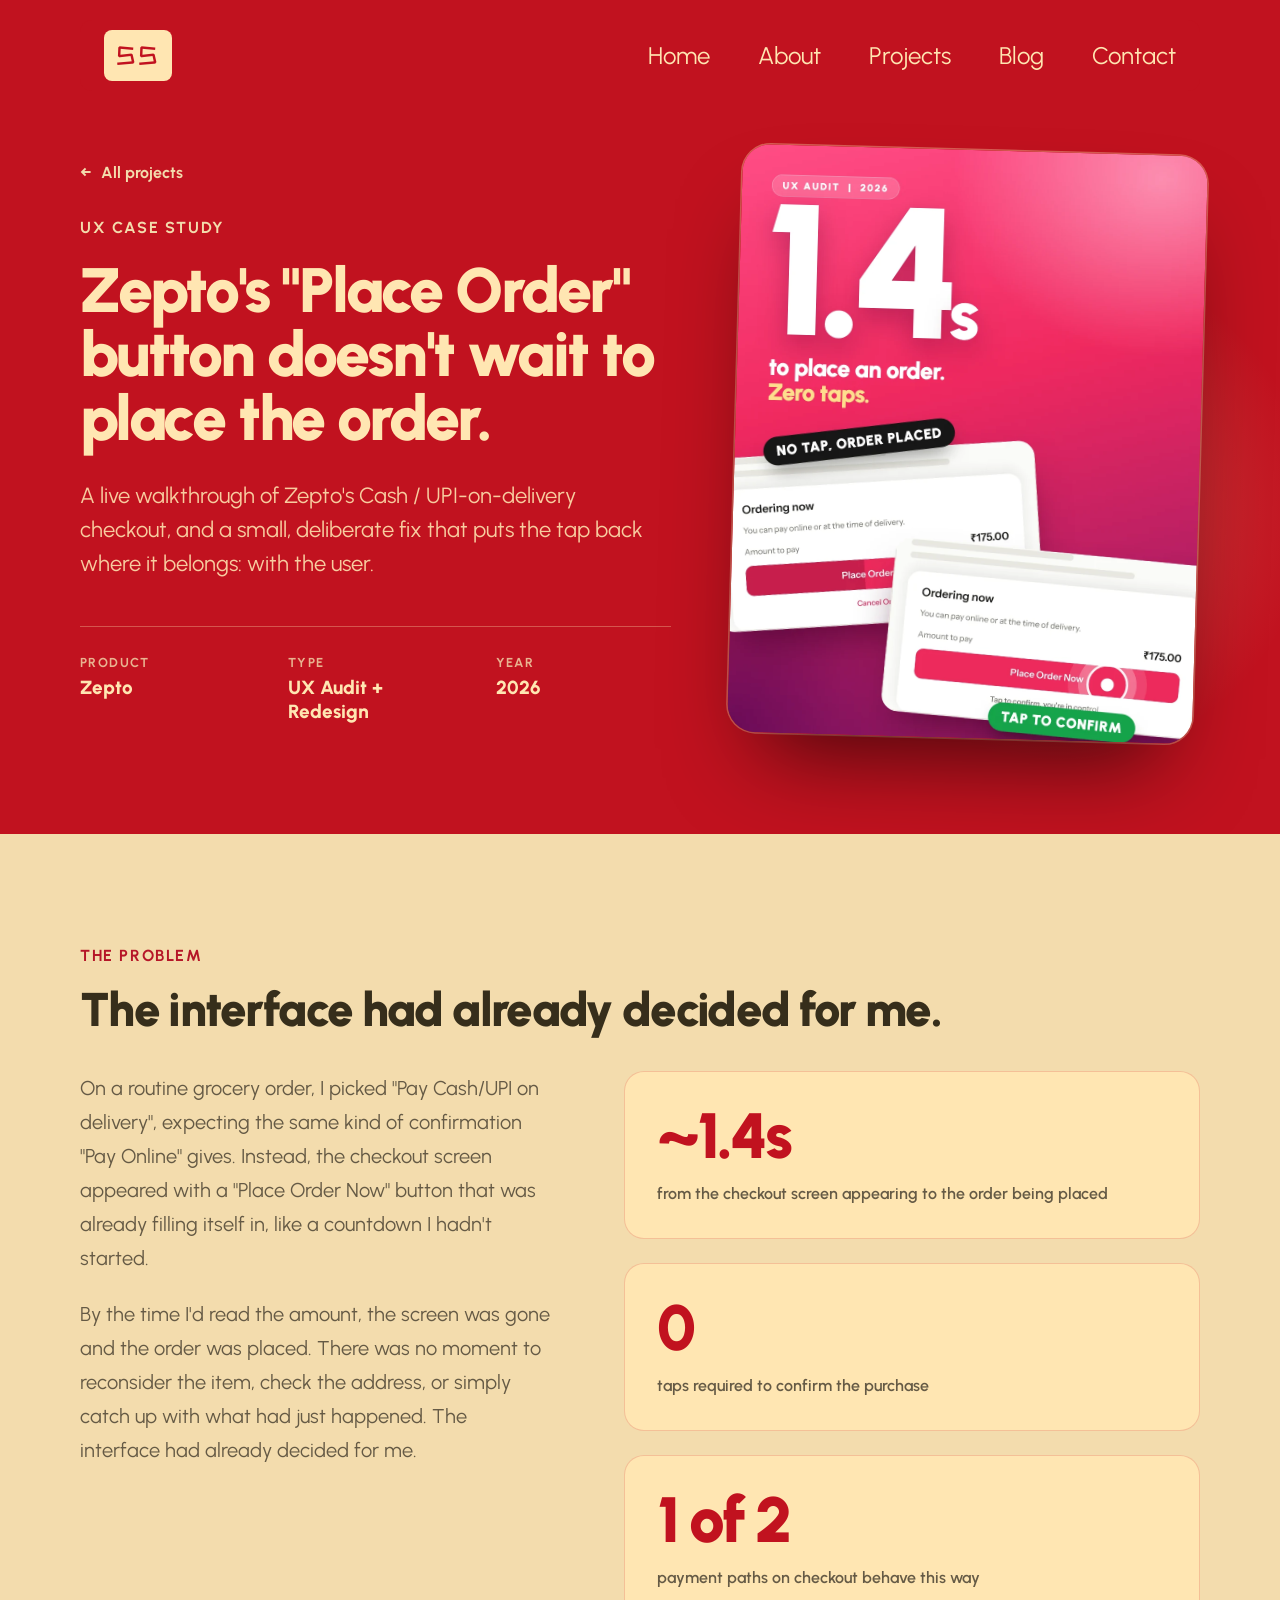
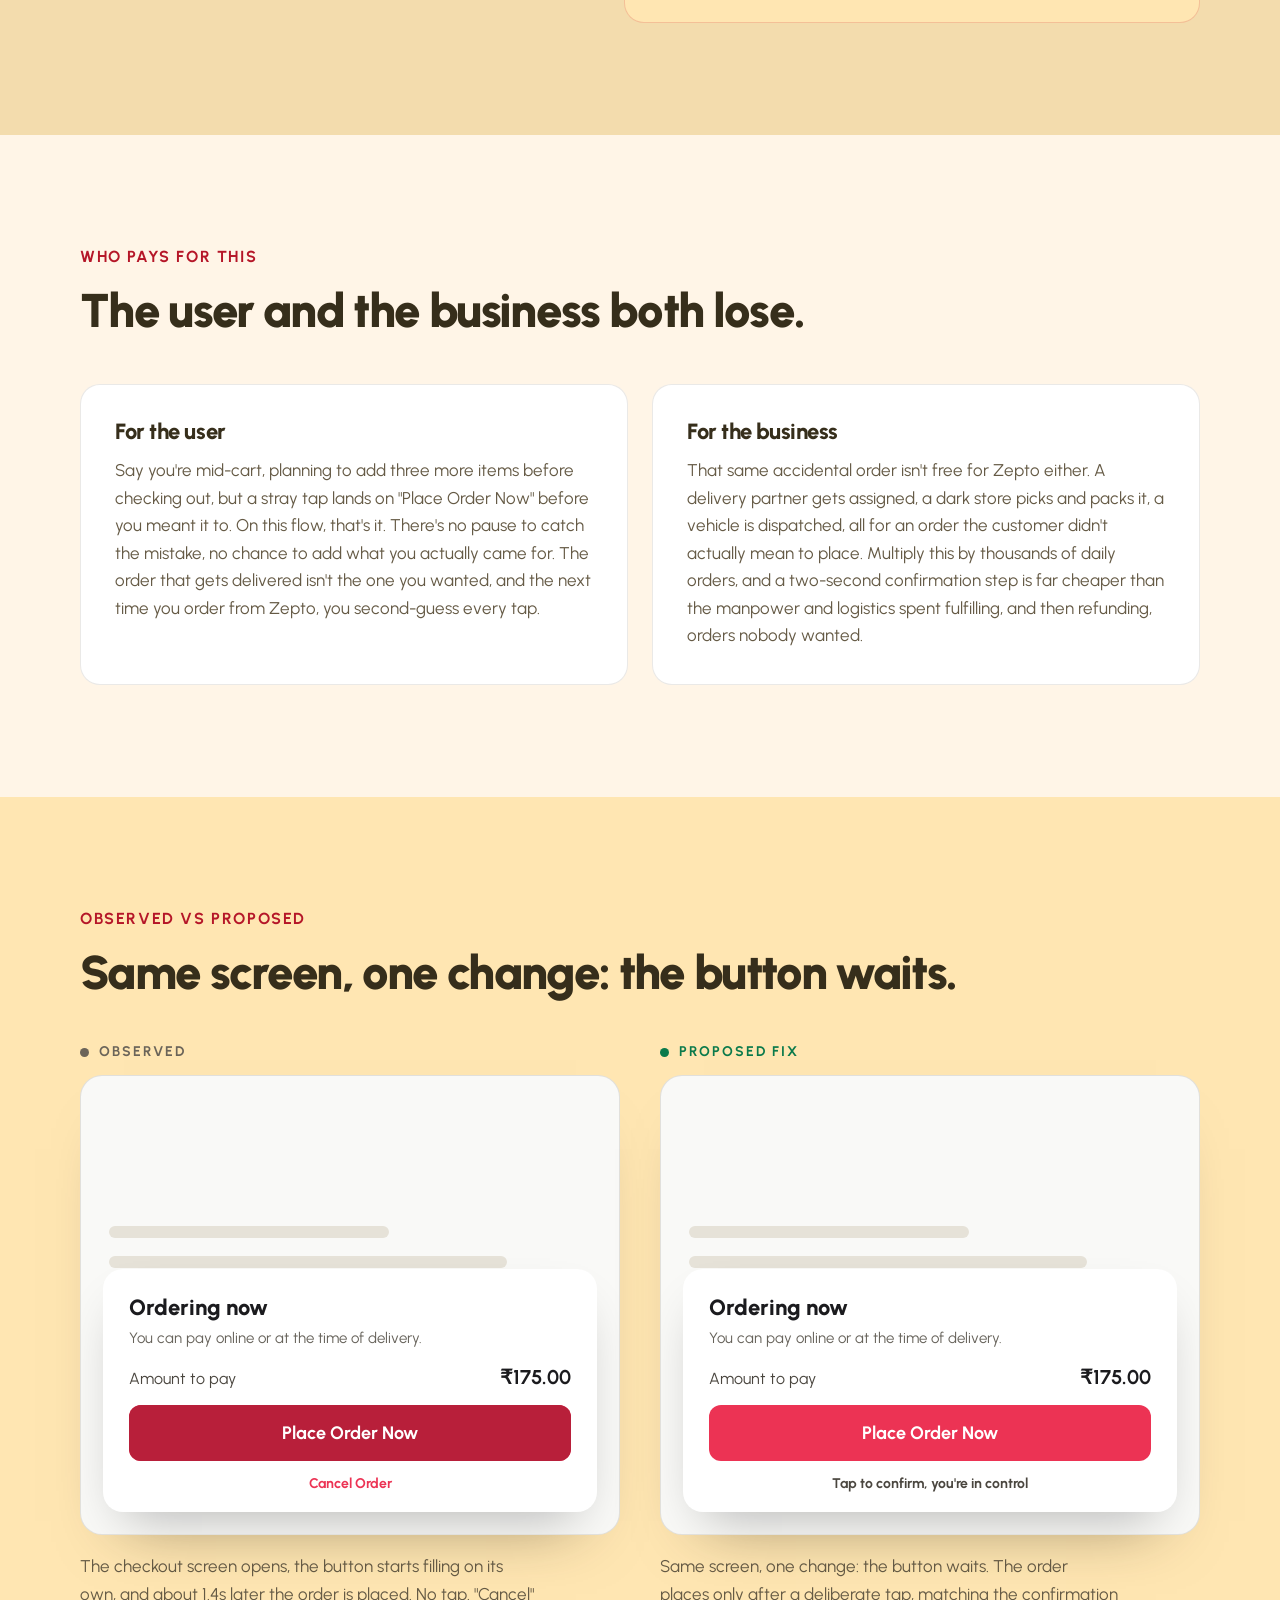
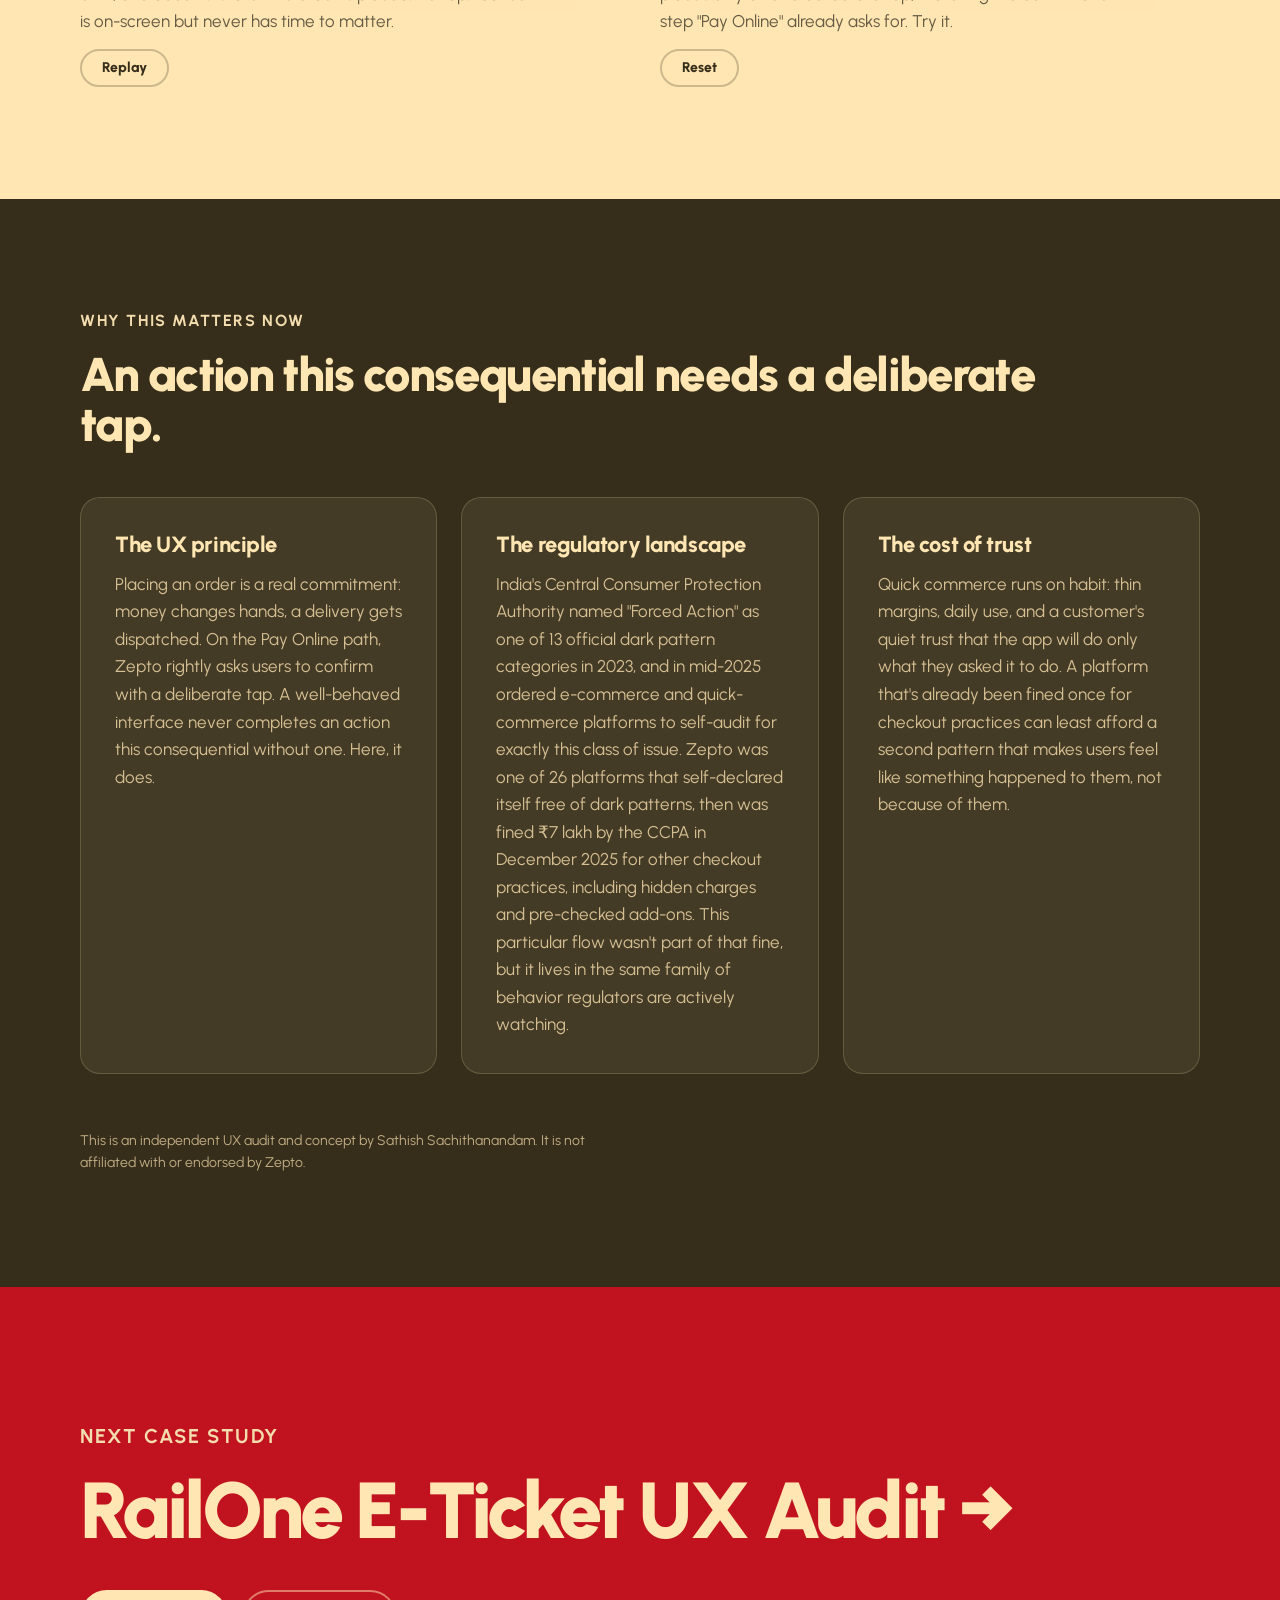
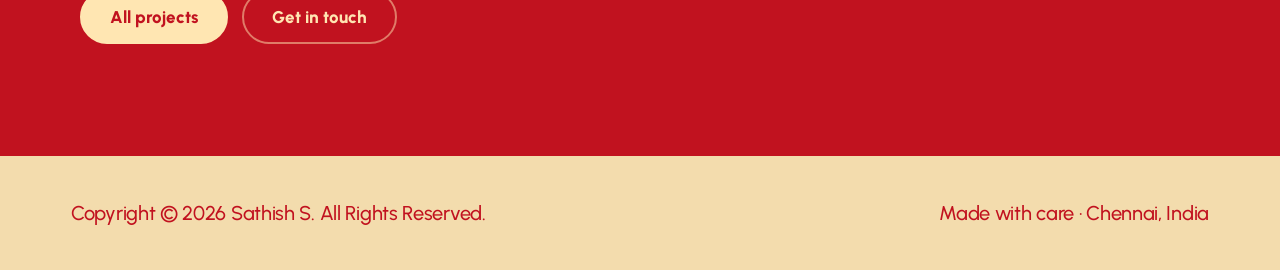
<file: projects/zepto.html>
<!DOCTYPE html>
<html lang="en">
<head>
  <meta charset="UTF-8" />
  <meta name="viewport" content="width=device-width, initial-scale=1.0" />
  <title>Zepto Checkout UX Audit | Case Study | Sathish S</title>
  <meta name="description" content="A UX audit of Zepto&#x27;s cash and UPI on delivery checkout, where the Place Order button fills itself and orders without a tap, and a small fix." />
  <meta name="author" content="Sathish Sachithanandam" />
  <meta name="robots" content="index, follow" />
  <link rel="canonical" href="https://www.uxbysathish.com/projects/zepto" />
  <meta property="og:locale" content="en_IN" />
  <meta property="og:type" content="article" />
  <meta property="og:title" content="Zepto Checkout UX Audit | Case Study | Sathish S" />
  <meta property="og:description" content="A UX audit of Zepto&#x27;s cash and UPI on delivery checkout, where the Place Order button fills itself and orders without a tap, and a small fix." />
  <meta property="og:url" content="https://www.uxbysathish.com/projects/zepto" />
  <meta property="og:image" content="https://www.uxbysathish.com/assets/case-studies/zepto/og.jpg?v=2" />
  <meta property="og:image:width" content="1200" />
  <meta property="og:image:height" content="630" />
  <meta property="og:image:alt" content="Zepto Checkout UX Audit by Sathish Sachithanandam" />
  <meta property="og:site_name" content="Sathish Sachithanandam, Portfolio" />
  <meta name="twitter:card" content="summary_large_image" />
  <meta name="twitter:title" content="Zepto Checkout UX Audit | Case Study | Sathish S" />
  <meta name="twitter:description" content="A UX audit of Zepto&#x27;s cash and UPI on delivery checkout, where the Place Order button fills itself and orders without a tap, and a small fix." />
  <meta name="twitter:image" content="https://www.uxbysathish.com/assets/case-studies/zepto/og.jpg?v=2" />
  <meta name="twitter:image:alt" content="Zepto Checkout UX Audit by Sathish Sachithanandam" />
  <meta name="twitter:site" content="@im_super18" />
  <link rel="icon" href="/favicon.ico" sizes="any" />
  <link rel="icon" type="image/png" sizes="512x512" href="/assets/images/favicon-avatar.png" />
  <link rel="apple-touch-icon" sizes="180x180" href="/assets/images/favicon-avatar.png" />
  <link rel="preconnect" href="https://fonts.googleapis.com" />
  <link rel="preconnect" href="https://fonts.gstatic.com" crossorigin />
  <link href="https://fonts.googleapis.com/css2?family=Urbanist:ital,wght@0,300;0,400;0,500;0,600;0,700;0,800;0,900;1,400;1,600&family=Oswald:wght@400;700&family=Space+Grotesk:wght@500;700&family=Epilogue:wght@900&family=ZCOOL+KuaiLe&display=swap" rel="stylesheet" />
  <link rel="stylesheet" href="/style.css?v=115" />
  <link rel="stylesheet" href="/case-study.css?v=6" />
  
  <script type="application/ld+json">[{"@context": "https://schema.org", "@type": "CreativeWork", "name": "Zepto Checkout UX Audit | Case Study | Sathish S", "headline": "Zepto's \"Place Order\" button doesn't wait to place the order.", "description": "A UX audit of Zepto's cash and UPI on delivery checkout, where the Place Order button fills itself and orders without a tap, and a small fix.", "url": "https://www.uxbysathish.com/projects/zepto", "image": "https://www.uxbysathish.com/assets/case-studies/zepto/og.jpg?v=2", "inLanguage": "en", "dateCreated": "2026", "author": {"@type": "Person", "name": "Sathish Sachithanandam", "url": "https://www.uxbysathish.com"}, "isPartOf": {"@type": "WebSite", "name": "Sathish Sachithanandam Portfolio", "url": "https://www.uxbysathish.com"}}, {"@context": "https://schema.org", "@type": "BreadcrumbList", "itemListElement": [{"@type": "ListItem", "position": 1, "name": "Home", "item": "https://www.uxbysathish.com/"}, {"@type": "ListItem", "position": 2, "name": "Projects", "item": "https://www.uxbysathish.com/projects"}, {"@type": "ListItem", "position": 3, "name": "Zepto Checkout UX Audit", "item": "https://www.uxbysathish.com/projects/zepto"}]}]</script>
  <script type="text/javascript">
      (function(c,l,a,r,i,t,y){
          c[a]=c[a]||function(){(c[a].q=c[a].q||[]).push(arguments)};
          t=l.createElement(r);t.async=1;t.src="https://www.clarity.ms/tag/"+i;
          y=l.getElementsByTagName(r)[0];y.parentNode.insertBefore(t,y);
      })(window, document, "clarity", "script", "xpxjy56sfj");
  </script>
</head>
<body class="cs-page">
  <a class="skip-to-main" href="#main">Skip to main content</a>
  <nav class="navbar">
      <div class="navbar-inner">
        <a class="logo" href="/" aria-label="Sathish S, Home">SS</a>
        <button class="hamburger" aria-label="Menu" aria-expanded="false">
          <span></span><span></span><span></span>
        </button>
        <ul class="nav-links">
          <li><a href="/">Home</a></li>
          <li><a href="/#about">About</a></li>
          <li><a href="/projects">Projects</a></li>
          <li><a href="/#blog">Blog</a></li>
          <li><a href="/#contact">Contact</a></li>
        </ul>
      </div>
    </nav>
  <main id="main">
    <header class="cs-hero">
      <div class="cs-wrap">
        <div class="cs-hero-grid">
          <div class="cs-hero-copy">
            <a class="cs-back" href="/projects"><span aria-hidden="true">&larr;</span> All projects</a>
            <p class="cs-eyebrow">UX CASE STUDY</p>
            <h1 class="cs-title">Zepto's "Place Order" button doesn't wait to place the order.</h1>
            <p class="cs-lede">A live walkthrough of Zepto's Cash / UPI-on-delivery checkout, and a small, deliberate fix that puts the tap back where it belongs: with the user.</p>
            <dl class="cs-meta"><div><dt>Product</dt><dd>Zepto</dd></div><div><dt>Type</dt><dd>UX Audit + Redesign</dd></div><div><dt>Year</dt><dd>2026</dd></div></dl>
            
          </div>
          <div class="cs-hero-art tilt portrait"><img src="/assets/case-studies/zepto/cover.webp" alt="Case study cover: a giant &quot;1.4s to place an order. Zero taps.&quot; above two Zepto checkout screens, one labelled No tap, order placed and one labelled Tap to confirm." width="1000" height="1266" decoding="async" fetchpriority="high"></div>
        </div>
      </div>
    </header>
<section class="cs-sec tan" id="problem"><div class="cs-wrap"><p class="cs-kicker cs-rv">THE PROBLEM</p><h2 class="cs-h2 cs-rv">The interface had already decided for me.</h2><div class="cs-split" style="margin-top:36px"><div class="cs-prose cs-rv"><p>On a routine grocery order, I picked "Pay Cash/UPI on delivery", expecting the same kind of confirmation "Pay Online" gives. Instead, the checkout screen appeared with a "Place Order Now" button that was already filling itself in, like a countdown I hadn't started.</p><p>By the time I'd read the amount, the screen was gone and the order was placed. There was no moment to reconsider the item, check the address, or simply catch up with what had just happened. The interface had already decided for me.</p></div><div><div class="cs-stats cs-rv" style="margin-top:0;grid-template-columns:1fr"><div class="cs-stat"><b>~1.4s</b><span>from the checkout screen appearing to the order being placed</span></div><div class="cs-stat"><b>0</b><span>taps required to confirm the purchase</span></div><div class="cs-stat"><b>1 of 2</b><span>payment paths on checkout behave this way</span></div></div></div></div></div></section>
<section class="cs-sec "><div class="cs-wrap"><p class="cs-kicker cs-rv">WHO PAYS FOR THIS</p><h2 class="cs-h2 cs-rv">The user and the business both lose.</h2><div class="cs-grid g2 cs-rv"><div class="cs-card "><h3>For the user</h3><p>Say you're mid-cart, planning to add three more items before checking out, but a stray tap lands on "Place Order Now" before you meant it to. On this flow, that's it. There's no pause to catch the mistake, no chance to add what you actually came for. The order that gets delivered isn't the one you wanted, and the next time you order from Zepto, you second-guess every tap.</p></div><div class="cs-card "><h3>For the business</h3><p>That same accidental order isn't free for Zepto either. A delivery partner gets assigned, a dark store picks and packs it, a vehicle is dispatched, all for an order the customer didn't actually mean to place. Multiply this by thousands of daily orders, and a two-second confirmation step is far cheaper than the manpower and logistics spent fulfilling, and then refunding, orders nobody wanted.</p></div></div></div></section>
<section class="cs-sec cream"><div class="cs-wrap"><p class="cs-kicker cs-rv">OBSERVED VS PROPOSED</p><h2 class="cs-h2 cs-rv">Same screen, one change: the button waits.</h2><div class="zp cs-rv" data-zepto><figure class="zp-col" data-mode="auto"><p class="zp-tag"><i></i>OBSERVED</p><div class="zp-screen"><div class="zp-skel" aria-hidden="true"><span></span><span></span></div><div class="zp-sheet"><h4>Ordering now</h4><p>You can pay online or at the time of delivery.</p><div class="zp-row"><span>Amount to pay</span><b>&#8377;175.00</b></div><button class="zp-btn" type="button"><span class="fill"></span><span class="lbl">Place Order Now</span></button><small class="zp-sub">Cancel Order</small><div class="zp-done" aria-live="polite"><b>&#10003; Order placed</b><span class="zp-note"></span></div></div></div><figcaption>The checkout screen opens, the button starts filling on its own, and about 1.4s later the order is placed. No tap. "Cancel" is on-screen but never has time to matter.</figcaption><button class="zp-replay" type="button">Replay</button></figure><figure class="zp-col" data-mode="tap"><p class="zp-tag good"><i></i>PROPOSED FIX</p><div class="zp-screen"><div class="zp-skel" aria-hidden="true"><span></span><span></span></div><div class="zp-sheet"><h4>Ordering now</h4><p>You can pay online or at the time of delivery.</p><div class="zp-row"><span>Amount to pay</span><b>&#8377;175.00</b></div><button class="zp-btn" type="button"><span class="fill"></span><span class="lbl">Place Order Now</span></button><small class="zp-sub">Tap to confirm, you're in control</small><div class="zp-done" aria-live="polite"><b>&#10003; Order placed</b><span class="zp-note"></span></div></div></div><figcaption>Same screen, one change: the button waits. The order places only after a deliberate tap, matching the confirmation step "Pay Online" already asks for. Try it.</figcaption><button class="zp-replay" type="button">Reset</button></figure></div></div></section>
<section class="cs-sec dark"><div class="cs-wrap"><p class="cs-kicker cs-rv">WHY THIS MATTERS NOW</p><h2 class="cs-h2 cs-rv">An action this consequential needs a deliberate tap.</h2><div class="cs-grid g3 cs-rv"><div class="cs-card "><h3>The UX principle</h3><p>Placing an order is a real commitment: money changes hands, a delivery gets dispatched. On the Pay Online path, Zepto rightly asks users to confirm with a deliberate tap. A well-behaved interface never completes an action this consequential without one. Here, it does.</p></div><div class="cs-card "><h3>The regulatory landscape</h3><p>India's Central Consumer Protection Authority named "Forced Action" as one of 13 official dark pattern categories in 2023, and in mid-2025 ordered e-commerce and quick-commerce platforms to self-audit for exactly this class of issue. Zepto was one of 26 platforms that self-declared itself free of dark patterns, then was fined ₹7 lakh by the CCPA in December 2025 for other checkout practices, including hidden charges and pre-checked add-ons. This particular flow wasn't part of that fine, but it lives in the same family of behavior regulators are actively watching.</p></div><div class="cs-card "><h3>The cost of trust</h3><p>Quick commerce runs on habit: thin margins, daily use, and a customer's quiet trust that the app will do only what they asked it to do. A platform that's already been fined once for checkout practices can least afford a second pattern that makes users feel like something happened to them, not because of them.</p></div></div><p class="cs-note cs-rv" style="color:rgba(255,230,178,.7)">This is an independent UX audit and concept by Sathish Sachithanandam. It is not affiliated with or endorsed by Zepto.</p></div></section>
    <section class="cs-next">
      <div class="cs-wrap">
        <p class="cs-kicker cs-rv">NEXT CASE STUDY</p>
        <a class="big cs-rv" href="/projects/railone">RailOne E-Ticket UX Audit <span aria-hidden="true">&rarr;</span></a>
        <div class="links cs-rv">
          <a class="cs-btn" href="/projects">All projects</a>
          <a class="cs-btn ghost" href="/#contact">Get in touch</a>
        </div>
      </div>
    </section>
  </main>
  <footer class="footer">
    <span>Copyright &copy; 2026 Sathish S. All Rights Reserved.</span>
    <span>Made with care &middot; Chennai, India</span>
  </footer>
  <script src="/case-study.js?v=2"></script>
</body>
</html>
</file>
<file: style.css>
/* ═══════════════════════════════════════════════════════════
   SATHISH S — Portfolio  |  style.css
   Breakpoints: 1440px (desktop), 768px (tablet), 375px (mobile)
   ═══════════════════════════════════════════════════════════ */

/* ─── Reset ─────────────────────────────────────────────── */
*, *::before, *::after { box-sizing: border-box; margin: 0; padding: 0; }
html { scroll-behavior: smooth; background: #c1121f; } /* red shows on top overscroll */
body {
  font-family: 'Urbanist', sans-serif;
  background: #f3dcad; /* tan shows on bottom overscroll */
  color: #362e1b;
  overflow-x: hidden;
}
img { display: block; max-width: 100%; }
a { text-decoration: none; color: inherit; }
ul { list-style: none; }

/* ─── Colours ────────────────────────────────────────────── */
:root {
  --red:      #c1121f;
  --red-dark: #b51628;
  --cream:    #ffe6b2;
  --cream-bg: #fff5e7;
  --tan:      #f3dcad;
  --white:    #ffffff;
  --dark:     #362e1b;
  --muted:    #655a45;
  --light-red:#ffefee;
}

/* ─── Page layout ────────────────────────────────────────── */
/* Every section has 80px left/right gutter on desktop */
.section-hero,
.section-about-experience,
.section-projects,
.section-gallery,
.section-blog,
.section-testimonials,
.section-contact,
.footer {
  width: 100%;
}

/* ══════════════════════════════════════════════════════════
   NAVBAR
   ══════════════════════════════════════════════════════════ */
.navbar {
  position: fixed;
  top: 0; left: 0; right: 0;
  z-index: 1000;
  padding: 20px 80px;
  max-width: 1440px;
  margin: 0 auto;
  transition: transform .42s cubic-bezier(.16,1,.3,1);
  will-change: transform;
}
/* Auto-hide: slides up out of view; revealed on scroll-up or top-edge hover (JS). */
.navbar.nav-hidden { transform: translateY(-140%); }
/* Once scrolled off the hero, lift the pill so it reads over light sections. */
.navbar.is-stuck .navbar-inner { box-shadow: 0 10px 30px rgba(0,0,0,.22); }
/* Anchor jumps land below the fixed header, not under it. */
section[id] { scroll-margin-top: 96px; }
@media (max-width: 767px) { section[id] { scroll-margin-top: 68px; } }

/* Semantic landmark — no visual impact */
main { display: block; margin: 0; padding: 0; }

/* Skip-to-content link (keyboard accessibility) */
.skip-to-main {
  position: absolute;
  width: 1px;
  height: 1px;
  padding: 0;
  margin: -1px;
  overflow: hidden;
  clip: rect(0,0,0,0);
  white-space: nowrap;
  border: 0;
}
.skip-to-main:focus {
  position: fixed;
  top: 16px;
  left: 50%;
  transform: translateX(-50%);
  width: auto;
  height: auto;
  padding: 12px 24px;
  background: #362e1b;
  color: #f3dcad;
  border-radius: 8px;
  font-size: 16px;
  text-decoration: none;
  white-space: nowrap;
}
.navbar-inner {
  display: flex;
  align-items: center;
  justify-content: space-between;
  background: var(--red);
  border-radius: 12px;
  padding: 10px 24px;
}
.logo {
  background: var(--cream);
  color: var(--red);
  font-family: 'ZCOOL KuaiLe', sans-serif;
  font-size: 26px;
  letter-spacing: 2px;
  border-radius: 8px;
  padding: 6px 12px;
  line-height: 1.5;
  flex-shrink: 0;
  text-decoration: none;
}
.nav-links {
  display: flex;
  gap: 48px;
}
.nav-links a {
  font-size: 24px;
  font-weight: 400;
  color: var(--cream);
}
.hamburger {
  display: none;
  flex-direction: column;
  gap: 5px;
  background: none;
  border: none;
  cursor: pointer;
  padding: 12px; /* Fitts's Law: was 4px, expanded tap area to ~50px */
}
.hamburger span {
  display: block;
  width: 26px;
  height: 2px;
  background: var(--cream);
  border-radius: 2px;
  transition: transform 0.3s, opacity 0.3s;
}

/* ══════════════════════════════════════════════════════════
   HERO
   ══════════════════════════════════════════════════════════ */
/* ── HERO: ONE fluid system for the WHOLE range (320–2301px) ──
   Same layout at every width (centred avatar, name behind, button-left,
   follow-right). Every value is clamp(min, calc(A·vw + B), max) tuned to
   pass through the approved mobile/tablet/desktop looks, so the avatar &
   type scale gradually with the window — no system-swap, no size jump.   */
.section-hero {
  position: relative;
  background: var(--red);
  height: clamp(380px, calc(42.07vw + 214px), 820px);
  min-height: 380px;
  overflow: hidden;
}
.hero-content {
  position: relative;
  z-index: 2;          /* paint above about-card's z-index:1 so avatar stands on card */
  width: 100%;
  height: 100%;
  max-width: 1440px;
  margin: 0 auto;
}

/* Avatar centred (slight right bias). */
.hero-avatar {
  position: absolute;
  left: 50%;
  transform: translateX(calc(-50% + clamp(0px, 12.3vw - 31.5px, 40px)));
  top: 78px;
  bottom: auto;
  width: auto;
  height: clamp(302px, calc(42.07vw + 136px), 742px);
  max-height: none;
  object-fit: contain;
  object-position: bottom center;
  pointer-events: none;
  z-index: 4;
}

/* Main content: headline near top, button pinned to the BOTTOM so it lines
   up with the Follow-me block (both share the same bottom anchor). z-index 3. */
.hero-main {
  position: absolute;
  /* Headline sits below the navbar, lower on wider/web views (matches design). */
  top: clamp(135px, calc(6.2vw + 86px), 200px);
  /* Button/follow sit at the avatar's waist on mobile/tablet (~55px@mobile,
     ~118px@tablet); the cap (130px) keeps the row low enough on desktop that
     the tall "Follow me" label clears the huge SATHISH S headline. */
  bottom: clamp(55px, calc(19.3vw - 30px), 130px);
  left: 0;
  right: 0;
  z-index: 3;
  padding-left: clamp(18px, calc(21.9vw - 68px), 115px);
  padding-right: clamp(14px, calc(24.6vw - 224px), 130px);
  display: flex;
  flex-direction: column;
  justify-content: space-between;
}

/* Text block — Welcome above SATHISH S, both in flow */
.hero-name-block {
  color: var(--cream);
  pointer-events: none;
  user-select: none;
}
.hero-sub {
  font-family: 'Oswald', sans-serif;
  font-size: clamp(14px, calc(1.87vw + 7.6px), 40px);
  font-weight: 400;
  white-space: nowrap;
  line-height: 1.4;
  letter-spacing: clamp(2px, 0.5vw, 4px);
  text-transform: uppercase;
}
.hero-name {
  font-family: 'Oswald', sans-serif;
  font-size: clamp(60px, 19.4vw, 280px);
  font-weight: 700;
  line-height: 1;
  white-space: nowrap;
  color: var(--cream);
}

/* Resume button — left, below the name */
.hero-resume-col {
  display: flex;
  align-items: flex-start;
}
.btn-resume {
  display: flex;
  align-items: center;
  gap: clamp(3px, 0.8vw, 10px);
  border: 1px solid var(--cream);
  border-radius: 60px;
  height: clamp(30px, calc(2.67vw + 19.5px), 56px);
  padding: 0 clamp(10px, 2.6vw, 40px);
  color: var(--cream);
  font-size: clamp(9px, calc(1vw + 5px), 20px);
  letter-spacing: -0.3px;
  white-space: nowrap;
  text-decoration: none;
}
.btn-resume img {
  width: clamp(12px, calc(1.87vw + 4.6px), 28px);
  height: clamp(12px, calc(1.87vw + 4.6px), 28px);
}

/* Follow me — absolute, scales toward the lower-right as the hero grows.
   z-index 5 (always above the avatar). */
.hero-follow {
  position: absolute;
  /* Anchored to the SAME bottom line as the button so the social icons and
     the Download Resume button always sit on one row at every width. */
  top: auto;
  bottom: clamp(55px, calc(19.3vw - 30px), 130px);
  right: clamp(16px, calc(19.25vw - 37.8px), 90px);
  z-index: 5;
  display: flex;
  flex-direction: column;
  align-items: flex-start;
}
.follow-label {
  font-family: 'Oswald', sans-serif;
  font-size: clamp(18px, calc(2.14vw + 9.6px), 48px);
  color: var(--cream);
  line-height: normal;
  margin-bottom: clamp(6px, 1vw, 8px);
}
.social-icons {
  display: flex;
  gap: clamp(6px, 1vw, 14px);
}
.social-icons img {
  width: clamp(18px, calc(2.14vw + 9.6px), 50px);
  height: clamp(18px, calc(2.14vw + 9.6px), 50px);
}
/* Fitts's Law: expand social icon tap areas to 44px without changing icon size */
.social-icons a {
  display: flex;
  align-items: center;
  justify-content: center;
  min-width: 44px;
  min-height: 44px;
}

/* ══════════════════════════════════════════════════════════
   ABOUT & EXPERIENCE
   ══════════════════════════════════════════════════════════ */
.section-about-experience {
  background: var(--red);
  padding: 0 80px 0;
  position: relative;
  min-height: 1460px;
}

/* About me white card */
.about-card {
  position: absolute;
  top: 0;
  left: 268px;  /* 188px + 80px section padding */
  right: 196px;
  background: var(--white);
  border-radius: 32px;
  padding: 118px 60px;
  overflow: hidden;
}
.about-label {
  font-size: 16px;
  font-weight: 700;
  color: var(--red-dark);
  letter-spacing: 1.6px;
  line-height: 24px;
  margin-bottom: 8px;
}
.about-heading {
  font-family: 'Urbanist', sans-serif;
  font-size: clamp(56px, 6.7vw, 96px);
  font-weight: 900;
  color: var(--dark);
  letter-spacing: -4.8px;
  line-height: 1;
  margin-bottom: 35px;
}
.about-profile {
  display: flex;
  align-items: center;
  gap: 21px;
  margin-bottom: 35px;
  width: 422px;
  max-width: 100%;
}
.profile-photo-wrap {
  width: 95px;
  height: 106px;
  border-radius: 77px;
  overflow: hidden;
  flex-shrink: 0;
}
.profile-photo {
  width: 100%;
  height: 100%;
  object-fit: cover;
}
.profile-info {
  display: flex;
  flex-direction: column;
  gap: 4px;
}
.profile-name {
  font-size: 24px;
  font-weight: 600;
  letter-spacing: 1.68px;
  color: #262626;
}
.profile-title {
  font-size: 16px;
  font-weight: 400;
  letter-spacing: 1.12px;
  color: #262626;
}
.about-bio {
  font-size: 20px;
  font-weight: 400;
  color: #262626;
  letter-spacing: 1.4px;
  line-height: 1.47;
}

/* Experience red card */
.experience-card {
  position: absolute;
  top: 870px;
  left: 291px;
  right: 247px;
  background: var(--red);
  border-bottom: 2px solid var(--cream);
  border-radius: 24px;
  padding: 32px 60px;
  overflow: hidden;
  touch-action: pan-y; /* let browser scroll vertically; JS handles horizontal swipe */
}
.exp-inner {
  display: flex;
  flex-direction: column;
  gap: 61px;
}
.exp-heading {
  font-family: 'Urbanist', sans-serif;
  font-size: clamp(36px, 3.75vw, 54px);
  font-weight: 900;
  color: var(--cream);
  text-transform: uppercase;
  line-height: 1;
}
/* Path & Practice carousel — entries cross-fade in place (auto-rotates via JS) */
.exp-entries { position: relative; }
.exp-entry {
  display: flex; flex-direction: column; gap: 12px;
  position: absolute; top: 0; left: 0; right: 0;
  opacity: 0; transform: translateY(14px);
  transition: opacity .6s ease, transform .7s cubic-bezier(.16,1,.3,1);
  pointer-events: none;
}
.exp-entry.active { opacity: 1; transform: none; pointer-events: auto; }
.experience-card .dot { cursor: pointer; transition: width .3s ease, background .3s ease; }
.exp-row {
  display: flex;
  justify-content: space-between;
  align-items: center;
  color: var(--cream);
}
.exp-role { font-size: 24px; font-weight: 600; }
.exp-date { font-size: 16px; font-weight: 400; }
.exp-company { font-size: 20px; font-weight: 300; color: var(--cream); letter-spacing: 1.4px; }
.exp-desc { font-size: 20px; font-weight: 400; color: var(--cream); letter-spacing: 1.4px; line-height: 1.47; }
.dots {
  display: flex;
  align-items: center;
  gap: 10px;
  justify-content: center;
}
.dot {
  width: 15px; height: 15px;
  border-radius: 20px;
  background: #e4e7ec;
  flex-shrink: 0;
}
.dot-active {
  width: 60px;
  background: var(--cream);
}

/* ══════════════════════════════════════════════════════════
   PROJECTS
   ══════════════════════════════════════════════════════════ */
.section-projects {
  background: var(--red);
  padding: 0 80px;
}
.projects-inner {
  background: var(--cream);
  border-radius: 32px;
  padding: 128px 60px;
  display: flex;
  flex-direction: column;
  gap: 80px;
}
.section-header {
  display: flex;
  align-items: flex-end;
  justify-content: space-between;
}
.section-header-left { flex: 1; }
.eyebrow {
  font-size: 16px;
  font-weight: 700;
  color: var(--red-dark);
  letter-spacing: 1.6px;
  line-height: 24px;
  margin-bottom: 8px;
}
.section-title {
  font-family: 'Urbanist', sans-serif;
  font-size: clamp(56px, 6.7vw, 96px);
  font-weight: 900;
  color: var(--dark);
  letter-spacing: -4.8px;
  line-height: 1;
}
.section-header-right {
  flex: 1;
  max-width: 448px;
  font-size: 20px;
  color: var(--muted);
  line-height: 28px;
}

/* Projects grid — 12-column */
.projects-grid {
  display: grid;
  grid-template-columns: repeat(12, 1fr);
  grid-template-rows: 704px 704px;
  gap: 48px;
}
.proj-card { display: flex; flex-direction: column; gap: 32px; }
.proj-large {
  grid-column: span 8;
}
.proj-small {
  grid-column: span 4;
}
/* Row 1 positioning */
.proj-card:nth-child(1) { grid-column: 1 / span 8; grid-row: 1; align-self: start; }
.proj-card:nth-child(2) { grid-column: 9 / span 4; grid-row: 1; align-self: start; padding-top: 96px; }
.proj-card:nth-child(3) { grid-column: 1 / span 4; grid-row: 2; align-self: start; }
.proj-card:nth-child(4) { grid-column: 5 / span 8; grid-row: 2; align-self: start; }

.proj-img-wrap {
  border-radius: 16px;
  overflow: hidden;
  flex: 1;
  min-height: 400px;
  position: relative;
}
.proj-card:nth-child(1) .proj-img-wrap { height: 600px; flex: none; }
.proj-card:nth-child(4) .proj-img-wrap { height: 600px; flex: none; }
/* Absolutely fill the box, with a little vertical overflow so the image can
   parallax (slide) within the frame on scroll (set via JS). */
.proj-img { position: absolute; left: 0; right: 0; top: -12%; width: 100%; height: 124%; object-fit: cover; }
.proj-dark  { background: #060709; }
.proj-warm  { background: #f7e6c6; }
.proj-dark-gray { background: #3f4348; }
.proj-meta {
  display: flex;
  align-items: flex-start;
  justify-content: space-between;
}
.proj-name {
  font-size: 36px;
  font-weight: 900;
  color: var(--dark);
  line-height: 40px;
}
.proj-card:nth-child(2) .proj-name,
.proj-card:nth-child(3) .proj-name { font-size: 30px; line-height: 36px; }
.proj-type {
  font-size: 16px;
  font-weight: 700;
  color: var(--muted);
  letter-spacing: 1.6px;
  line-height: 24px;
  margin-top: 7.5px;
}
.proj-num {
  font-family: 'Space Grotesk', sans-serif;
  font-size: 24px;
  font-weight: 700;
  color: #b9ac92;
  line-height: 32px;
}
/* Desktop bento: only the large cards (01, 04) are numbered. The 02/03 on the
   small cards show in the tablet/mobile equal grid (see ≤991 rule). */
.proj-small .proj-num { display: none; }

/* ══════════════════════════════════════════════════════════
   GALLERY
   ══════════════════════════════════════════════════════════ */
.section-gallery {
  background: var(--red);
  padding: 0 80px;
}
.gallery-inner {
  background: var(--red-dark);
  border-radius: 32px;
  padding: 128px 84px;
  overflow: hidden;
  display: flex;
  flex-direction: column;
  gap: 64px;
}
.gallery-header {
  display: flex;
  align-items: center;
  justify-content: space-between;
}
.gallery-title {
  font-family: 'Urbanist', sans-serif;
  font-size: clamp(40px, 5vw, 72px);
  font-weight: 900;
  color: #ffefee;
  letter-spacing: -1.8px;
  line-height: 1;
}
.gallery-eyebrow {
  font-size: 16px;
  font-weight: 700;
  color: var(--white);
  letter-spacing: 8px;
  text-transform: uppercase;
}
.gallery-grid {
  display: flex;
  flex-direction: column;
  gap: 16px;          /* vertical gap between the two rows */
  height: 758px;
}
.gallery-row {
  display: flex;
  flex: 1;
  gap: 16px;          /* horizontal gap between images (was 0 — the missing gap) */
  min-height: 0;      /* lets both rows shrink to equal height (images crop via cover) */
}
.gallery-img-wrap {
  flex: 1;
  min-width: 0;
  overflow: hidden;
  border-radius: 12px;
  position: relative;
}
.gallery-img-wrap img {
  position: absolute;
  left: 0; right: 0; top: -12%;
  width: 100%;
  height: 124%;        /* vertical overflow for scroll parallax */
  object-fit: cover;
}
.gallery-img-wrap { cursor: zoom-in; }

/* ── Lightbox (gallery image preview) ───────────────────────── */
/* Full-viewport layer just dims the page and centres the panel + catches
   outside clicks; the visible popup is the fixed-size .lb-panel. */
.lightbox {
  position: fixed;
  inset: 0;
  z-index: 2000;
  display: flex;
  align-items: center;
  justify-content: center;
  background: rgba(20, 14, 6, 0.55);
  opacity: 0;
  visibility: hidden;
  transition: opacity .3s ease, visibility .3s ease;
}
.lightbox.open { opacity: 1; visibility: visible; }

/* The popup itself — sized to the gallery image area, never bigger than the
   viewport. Desktop/laptop default; tablet & phone overrides below. */
.lb-panel {
  position: relative;
  width: 1112px;
  height: 758px;
  max-width: calc(100vw - 32px);
  max-height: calc(100vh - 32px);
  background: rgba(20, 14, 6, 0.96);
  border-radius: 16px;
  box-shadow: 0 30px 80px rgba(0,0,0,0.5);
  overflow: hidden;
  transform: scale(.96);
  transition: transform .3s cubic-bezier(.16,1,.3,1);
}
.lightbox.open .lb-panel { transform: scale(1); }
.lb-stage {
  margin: 0;
  width: 100%;
  height: 100%;
  display: flex;
  align-items: center;
  justify-content: center;
  padding: 18px;
}
.lb-img {
  max-width: 100%;
  max-height: 100%;
  width: auto;
  height: auto;
  object-fit: contain;
  border-radius: 8px;
}
.lb-count {
  position: absolute;
  bottom: 14px;
  left: 0; right: 0;
  text-align: center;
  font-family: 'Urbanist', sans-serif;
  font-size: 14px;
  letter-spacing: 2px;
  color: var(--cream);
  opacity: .8;
  pointer-events: none;
}
.lb-close, .lb-nav {
  position: absolute;
  border: none;
  background: rgba(255,255,255,0.12);
  color: var(--cream);
  cursor: pointer;
  display: flex;
  align-items: center;
  justify-content: center;
  border-radius: 50%;
  transition: background .2s ease, transform .2s ease;
  z-index: 1;
}
.lb-close { top: 14px; right: 14px; width: 42px; height: 42px; font-size: 26px; line-height: 1; background: rgba(20,14,6,0.75); color: #fff; border: 1.5px solid rgba(255,255,255,0.35); }
.lb-nav { top: 50%; transform: translateY(-50%); width: 46px; height: 46px; font-size: 28px; line-height: 1; }
.lb-prev { left: 14px; }
.lb-next { right: 14px; }
@media (hover: hover) and (pointer: fine) {
  .lb-close:hover { background: rgba(20,14,6,0.92); transform: scale(1.08); }
  .lb-nav:hover { background: rgba(255,255,255,0.24); transform: translateY(-50%) scale(1.08); }
}
.lb-close:active { transform: scale(.94); }
.lb-nav:active { transform: translateY(-50%) scale(.94); }

/* Tablet */
@media (max-width: 991px) {
  .lb-panel { width: 704px; height: 455px; }
}
/* Phone */
@media (max-width: 767px) {
  .lb-panel { width: 329px; height: 217px; }
  .lb-stage { padding: 10px; }
  .lb-close { width: 34px; height: 34px; font-size: 22px; top: 8px; right: 8px; }
  .lb-nav { width: 36px; height: 36px; font-size: 22px; }
  .lb-prev { left: 8px; } .lb-next { right: 8px; }
  .lb-count { bottom: 8px; font-size: 12px; }
}

/* ══════════════════════════════════════════════════════════
   BLOG
   ══════════════════════════════════════════════════════════ */
.section-blog {
  background: var(--red);
  padding: 0 80px;
}
.blog-inner {
  background: var(--cream-bg);
  border-radius: 32px;
  padding: 128px 60px;
  display: flex;
  gap: 64px;
  align-items: flex-start;
}
.blog-sidebar {
  width: 344px;
  flex-shrink: 0;
  display: flex;
  flex-direction: column;
  gap: 16px;
}
.blog-title {
  font-family: 'Urbanist', sans-serif;
  font-size: clamp(36px, 3.33vw, 48px);
  font-weight: 900;
  color: var(--dark);
  line-height: 1;
}
.blog-desc {
  font-size: 16px;
  color: var(--muted);
  line-height: 24px;
}
.blog-see-all {
  display: flex;
  align-items: center;
  gap: 8px;
  font-size: 16px;
  font-weight: 700;
  color: var(--red-dark);
}
.blog-list {
  flex: 1;
  border-top: 1px solid rgba(185,172,146,0.2);
}
.blog-item {
  display: flex;
  align-items: center;
  justify-content: space-between;
  padding: 48px 16px;
  border-bottom: 1px solid rgba(185,172,146,0.2);
  gap: 24px;
}
.blog-item-left { display: flex; flex-direction: column; gap: 8px; }
.blog-date {
  font-size: 12px;
  font-weight: 700;
  color: var(--muted);
  letter-spacing: 1.2px;
  text-transform: uppercase;
  line-height: 16px;
}
.blog-item-title {
  font-size: 30px;
  font-weight: 700;
  color: var(--dark);
  line-height: 36px;
}
.blog-arrow { flex-shrink: 0; }

/* ══════════════════════════════════════════════════════════
   TESTIMONIALS
   ══════════════════════════════════════════════════════════ */
.section-testimonials {
  background: var(--red);
  padding: 0 80px;
}
.testimonials-inner {
  padding: 64px 32px;
  display: flex;
  flex-direction: column;
  gap: 40px;
}
.testimonials-header {
  display: flex;
  align-items: flex-end;
  justify-content: space-between;
}
.testimonials-header-left { display: flex; flex-direction: column; gap: 8px; }
.eyebrow-light {
  font-size: 16px;
  font-weight: 700;
  color: rgba(255,230,178,0.75);
  letter-spacing: 1.6px;
}
.testimonials-title {
  font-family: 'Urbanist', sans-serif;
  font-size: clamp(48px, 6.7vw, 96px);
  font-weight: 900;
  color: var(--white);
  letter-spacing: -4.8px;
  line-height: 1;
  text-transform: capitalize;
}
.testimonials-header-right {
  max-width: 448px;
  font-size: 20px;
  color: var(--white);
  line-height: 28px;
}

/* Main row: featured + side */
.testimonials-main-row {
  display: flex;
  gap: 32px;
  height: 506px;
  align-items: flex-start;
  padding-top: 24px;
  overflow: visible;
}
.test-card {
  background: rgba(255,255,255,0.8);
  backdrop-filter: blur(6px);
  border: 1px solid rgba(199,196,215,0.3);
  border-radius: 32px;
  box-shadow: 0 4px 20px rgba(0,0,0,0.03);
  padding: 65px;
  position: relative;
  color: inherit;
  text-decoration: none;
}
.test-featured {
  width: 696px;
  height: 100%;
  flex-shrink: 0;
  display: flex;
  flex-direction: column;
  justify-content: space-between;
}
.test-side-col {
  flex: 1;
  display: flex;
  flex-direction: column;
  gap: 32px;
  height: 100%;
}
.test-small {
  flex: 1 1 0;        /* equal heights — both fill the column to match the featured card */
  min-height: 0;
  padding: 36px;
  border-radius: 24px;
  display: flex;
  flex-direction: column;
  justify-content: center;
  gap: 16px;
}
.test-quote-large {
  font-size: 32px;
  font-weight: 600;
  font-style: italic;
  color: #0d1c2d;
  letter-spacing: -0.32px;
  line-height: 44px;
  quotes: none;
}
.test-quote-small {
  font-size: 16px;
  font-weight: 400;
  font-style: italic;
  color: #464554;
  line-height: 24px;
  quotes: none;
}
.test-person {
  display: flex;
  align-items: center;
  gap: 24px;
}
.test-person-top { gap: 16px; }
.test-name {
  font-size: 24px;
  font-weight: 600;
  color: #0d1c2d;
  line-height: 32px;
}
.test-name-sm {
  font-size: 14px;
  font-weight: 600;
  color: #0d1c2d;
  letter-spacing: 0.28px;
  line-height: 20px;
}
.test-role { font-size: 14px; font-weight: 600; color: #5c5f61; letter-spacing: 0.28px; line-height: 20px; }
.test-role-sm { font-size: 12px; font-weight: 400; color: #5c5f61; line-height: 16px; }
.verified-badge {
  position: absolute;
  top: 24px;
  right: 24px;
  display: flex;
  align-items: center;
  gap: 4px;
  background: #f0fdf4;
  border-radius: 9999px;
  padding: 4px 12px;
  font-size: 10px;
  font-weight: 700;
  color: #15803d;
  letter-spacing: 0.5px;
  text-transform: uppercase;
}
.verified-badge .vb-in { flex-shrink: 0; }
/* Lower cards lead with the quote (text starts at the top edge), so nudge it
   down to clear the top-right badge. Featured/small cards already have the
   badge sitting in their top padding, above the content. */
.test-lower .test-quote-small { padding-top: 22px; }

/* Lower row */
.testimonials-lower-row {
  display: flex;
  gap: 32px;
}
/* Carousel is tablet/mobile only — hidden on desktop */
.test-carousel,
.test-dots { display: none; }
.test-lower {
  flex: 1;
  padding: 25px;
  border-radius: 24px;
  display: flex;
  flex-direction: column;
  gap: 24px;
  min-height: 210px;
}
.test-avatar-initials {
  width: 40px;
  height: 40px;
  border-radius: 50%;
  display: flex;
  align-items: center;
  justify-content: center;
  font-size: 16px;
  font-weight: 700;
  flex-shrink: 0;
}

/* ══════════════════════════════════════════════════════════
   CONTACT
   ══════════════════════════════════════════════════════════ */
.section-contact {
  background: var(--cream);
  padding: 128px 60px;
  position: relative;
  overflow: hidden;
}
.contact-bg-text {
  position: absolute;
  top: 0; right: 48px;
  font-family: 'Epilogue', sans-serif;
  font-size: 320px;
  font-weight: 900;
  color: var(--dark);
  opacity: 0.05;
  line-height: 1;
  pointer-events: none;
  white-space: nowrap;
  user-select: none;
}
.contact-inner {
  display: flex;
  gap: 80px;
  align-items: flex-start;
  position: relative;
  z-index: 1;
}
.contact-left {
  flex: 1;
  display: flex;
  flex-direction: column;
  gap: 32px;
  padding-bottom: 87px;
}
.contact-title {
  font-family: 'Urbanist', sans-serif;
  font-size: clamp(56px, 6.7vw, 96px);
  font-weight: 900;
  color: var(--red-dark);
  letter-spacing: -4.8px;
  line-height: 1;
}
.contact-desc {
  font-size: 24px;
  color: var(--muted);
  line-height: 1.625;
}
.contact-links { display: flex; flex-direction: column; gap: 24px; }
.contact-email {
  font-family: 'Epilogue', sans-serif;
  font-size: 30px;
  font-weight: 700;
  color: var(--dark);
}
.contact-social {
  display: flex;
  gap: 32px;
  padding-top: 16px;
}
.contact-social-link {
  font-size: 18px;
  font-weight: 700;
  color: var(--dark);
  letter-spacing: 1.8px;
  text-transform: uppercase;
}
.contact-right {
  flex: 1;
}
.contact-form {
  background: var(--cream-bg);
  border-radius: 16px;
  padding: 48px;
  display: flex;
  flex-direction: column;
  gap: 24px;
  box-shadow: 0 20px 25px rgba(54,46,27,0.08);
}
.form-row {
  display: grid;
  grid-template-columns: 1fr 1fr;
  gap: 24px;
}
.form-group {
  display: flex;
  flex-direction: column;
  gap: 8px;
}
.form-group label {
  font-family: 'Urbanist', sans-serif;
  font-size: 12px;
  font-weight: 700;
  color: var(--muted);
  letter-spacing: 1.2px;
  text-transform: uppercase;
  line-height: 16px;
}
.form-group input,
.form-group textarea {
  background: var(--white);
  border: none;
  border-radius: 6px;
  padding: 17px 16px;
  font-family: 'Urbanist', sans-serif;
  font-size: 16px;
  color: #6b7280;
  outline: none;
  width: 100%;
  resize: vertical;
}
.form-group textarea { padding-top: 16px; min-height: 120px; }
.form-submit {
  background: var(--red-dark);
  color: var(--light-red);
  border: none;
  border-radius: 8px;
  padding: 24px;
  font-family: 'Urbanist', sans-serif;
  font-size: 14px;
  font-weight: 700;
  letter-spacing: 1.4px;
  text-transform: uppercase;
  cursor: pointer;
  width: 100%;
  box-shadow: 0 20px 25px -5px rgba(0,0,0,0.1), 0 8px 10px -6px rgba(0,0,0,0.1);
}

/* ══════════════════════════════════════════════════════════
   FOOTER
   ══════════════════════════════════════════════════════════ */
.footer {
  background: var(--tan);
  padding: 45px 71px;
  display: flex;
  justify-content: space-between;
  align-items: center;
  font-size: 20px;
  font-weight: 500;
  color: var(--red);
  letter-spacing: -0.3px;
  flex-wrap: wrap;
  gap: 16px;
}

/* ══════════════════════════════════════════════════════════
   SECTION SPACING (gaps between sections on red bg)
   ══════════════════════════════════════════════════════════ */
.section-about-experience { padding-bottom: 0; }
.section-projects    { padding-top: 80px; padding-bottom: 80px; }
.section-gallery     { padding-top: 80px; padding-bottom: 80px; }
.section-blog        { padding-top: 80px; padding-bottom: 80px; }
.section-testimonials{ padding-top: 80px; padding-bottom: 80px; }

/* ══════════════════════════════════════════════════════════
   TESTIMONIALS — swipe carousel for everything below 1440px
   The desktop bento (fixed 696px featured + side column) only fits at its
   1440 design width; below that the side cards overflow. So show the single-
   card swipe carousel for ≤1439px and the bento only at ≥1440px.
   ══════════════════════════════════════════════════════════ */
@media (max-width: 1439px) {
  .testimonials-main-row,
  .testimonials-lower-row { display: none; }

  .test-carousel {
    display: flex;
    overflow-x: auto;
    scroll-snap-type: x mandatory;
    -webkit-overflow-scrolling: touch;
    scrollbar-width: none;
    scroll-behavior: smooth;
    margin-top: 24px;
    gap: 16px;
    padding: 0 4px; /* small side padding so shadows aren't clipped */
    scroll-padding-inline: 4px;
  }
  .test-carousel::-webkit-scrollbar { display: none; }
  .test-slide {
    flex: 0 0 calc(100% - 8px); /* account for side padding so slide fills the view */
    scroll-snap-align: start;
    background: var(--light-red);
    border-radius: 24px;
    padding: clamp(28px, 4vw, 56px);
    display: flex;
    flex-direction: column;
    justify-content: flex-start;
    gap: 20px;
    min-height: 220px;
  }
  /* normalise the cloned card variants into one consistent slide look */
  /* Keep the verified badge visible in the carousel (matches the Figma design). */
  .test-slide .verified-badge { display: flex; top: 20px; right: 20px; }
  /* Reserve space so the centred quote never sits under the top-right badge. */
  .test-slide { padding-top: clamp(48px, 7vw, 72px); }
  .test-slide .test-quote-large,
  .test-slide .test-quote-small {
    font-size: clamp(17px, 1.6vw, 22px);
    line-height: 1.6;
    font-style: italic;
    color: var(--dark);
    order: 0;
  }
  .test-slide .test-person { margin-top: auto; }

  /* Dots match the site's design-system pagination (same as Path & Practice):
     15px #e4e7ec inactive, 60px cream pill active, 10px gap. */
  .test-dots {
    display: flex;
    align-items: center;
    justify-content: center;
    gap: 10px;
    margin-top: 24px;
  }
  .test-dot {
    width: 15px; height: 15px;
    border-radius: 20px;
    border: none;
    background: #e4e7ec;
    padding: 0;
    flex-shrink: 0;
    cursor: pointer;
    transition: width 0.3s ease, background 0.3s ease;
  }
  .test-dot.active { width: 60px; background: var(--cream); }
}

/* ══════════════════════════════════════════════════════════
   TABLET — 768px to 991px  (Figma node 59-2, 768px frame)
   Block spans ≤991px; the mobile block (≤767px) overrides within it.
   ══════════════════════════════════════════════════════════ */
@media (max-width: 991px) {

  /* ── Navbar ── */
  .navbar { padding: 16px 20px; }
  .navbar-inner { padding: 10px 16px; position: relative; }
  .nav-links {
    display: none;
    flex-direction: column;
    gap: 24px;
    position: absolute;
    top: calc(100% + 8px);
    left: 0; right: 0;
    background: var(--red);
    border-radius: 12px;
    padding: 24px;
    z-index: 200;
  }
  .nav-links.open { display: flex; }
  .nav-links a { font-size: 20px; }
  .hamburger { display: flex; }

  /* Hero is now ONE fluid system in the base rules (applies to all widths),
     so there are no per-breakpoint hero overrides here — that's what makes
     the avatar & type scale continuously with the window (no 992 jump). */

  /* ── About & Experience ── */
  .section-about-experience {
    padding: 0 20px 24px;
    position: static;
    display: block;            /* block flow so margin-top controls the overlap */
    min-height: unset;
  }
  .about-card {
    position: relative;
    z-index: 1;
    left: auto; right: auto; top: auto;
    margin: 0;
    border-radius: 20px;
    padding: 40px 24px 72px;
  }
  /* Path & Practice: red rounded card pulled up to overlap the white card (like desktop) */
  .experience-card {
    position: relative;
    z-index: 2;
    left: auto; right: auto; top: auto;
    margin: -48px 0 0;          /* overlap the bottom of the about card */
    background: var(--red);
    border: none;
    border-bottom: 2px solid var(--cream);
    border-radius: 24px;
    padding: 32px 24px;
    overflow: hidden;
  }
  .exp-inner { gap: 32px; }
  .about-heading { font-size: clamp(48px, calc(2.35vw + 42.7px), 66px); letter-spacing: -2px; }
  .exp-heading { font-size: clamp(32px, calc(0.54vw + 31.9px), 37px); }
  .about-profile { width: 100%; }
  .profile-photo-wrap { width: 68px; height: 77px; }

  /* ── Projects — 2×2 equal grid ── */
  .section-projects { padding: 24px 20px; }
  .projects-inner { padding: 40px 24px; gap: 32px; }
  .section-title { font-size: clamp(44px, calc(3.02vw + 36.1px), 66px); letter-spacing: -2px; }
  .section-header { flex-direction: column; gap: 16px; align-items: flex-start; }
  .section-header-right { max-width: 100%; font-size: 16px; }
  .projects-grid {
    grid-template-columns: 1fr 1fr;
    grid-template-rows: auto;
    gap: 16px;
  }
  .proj-card:nth-child(1) { grid-column: span 1; grid-row: auto; }
  .proj-card:nth-child(2) { grid-column: span 1; grid-row: auto; padding-top: 0; }
  .proj-card:nth-child(3) { grid-column: span 1; grid-row: auto; }
  .proj-card:nth-child(4) { grid-column: span 1; grid-row: auto; }
  .proj-card:nth-child(1) .proj-img-wrap,
  .proj-card:nth-child(4) .proj-img-wrap { height: 208px; flex: none; }
  .proj-img-wrap { min-height: 180px; }
  .proj-name { font-size: 18px; line-height: 1.2; }
  .proj-card:nth-child(2) .proj-name,
  .proj-card:nth-child(3) .proj-name { font-size: 18px; line-height: 1.2; }
  .proj-num,
  .proj-small .proj-num { display: block; }

  /* ── Gallery — clean 3×2 equal grid (Figma: 3col × 223px rows, 17px gap) ── */
  .section-gallery { padding: 24px 20px; }
  .gallery-inner { padding: 40px 24px; gap: 24px; }
  .gallery-header { flex-direction: column; align-items: flex-start; gap: 4px; }
  .gallery-eyebrow { font-size: 13px; letter-spacing: 6px; order: -1; }
  .gallery-title { font-size: clamp(32px, calc(2.61vw + 23.7px), 50px); letter-spacing: -1px; }
  .gallery-grid {
    display: grid;
    grid-template-columns: 1fr 1fr 1fr;
    grid-template-rows: 200px 200px;
    gap: 17px;
    height: auto;
  }
  .gallery-row { display: contents; }
  /* All 6 images equal — undo any desktop spanning */
  .gallery-row:first-child .gallery-img-wrap:first-child { grid-column: auto; grid-row: auto; }
  .gallery-row:last-child .gallery-img-wrap:last-child { display: block; }

  /* ── Blog ── */
  .section-blog { padding: 24px 20px; }
  .blog-inner { flex-direction: column; padding: 40px 24px; gap: 32px; }
  .blog-sidebar { width: 100%; }
  .blog-title { font-size: clamp(36px, calc(42.64px - 0.67vw), 40px); }
  .blog-item { padding: 24px 8px; }
  .blog-item-title { font-size: 18px; line-height: 1.4; }

  /* ── Testimonials — swipeable single-card carousel (matches Figma) ── */
  .section-testimonials { padding: 24px 20px; }
  .testimonials-inner { padding: 32px 20px; gap: 32px; }
  .testimonials-title { font-size: clamp(42px, calc(3.69vw + 29.5px), 66px); letter-spacing: -2px; }
  .testimonials-header { flex-direction: column; gap: 12px; align-items: flex-start; }
  .testimonials-header-right { font-size: 15px; max-width: 100%; }

  /* Testimonials carousel switch + styling now lives in the ≤1439px block
     below (the bento only fits at its 1440 design width). */

  /* ── Contact ── */
  .section-contact { padding: 40px 20px; }
  .contact-inner { flex-direction: column; align-items: stretch; gap: 32px; }
  .contact-left { padding-bottom: 0; width: 100%; }
  .contact-right { width: 100%; }
  .contact-title { font-size: clamp(54px, calc(1.68vw + 49.4px), 66px); letter-spacing: -2px; }
  .contact-desc { font-size: 16px; }
  .contact-email { font-size: 20px; }
  .contact-bg-text { font-size: 160px; }
  .form-row { grid-template-columns: 1fr; }
  /* Figma tablet: the three social links spread across the full width */
  .contact-social { justify-content: space-between; }

  /* ── Footer ── */
  .footer { padding: 32px 24px; font-size: 14px; }
}

/* ══════════════════════════════════════════════════════════
   MOBILE — 320px to 767px  (Figma node 27-51, 394px frame)
   ══════════════════════════════════════════════════════════ */
@media (max-width: 767px) {

  /* ── Navbar ── */
  .navbar { padding: 12px 16px; }
  .navbar-inner { padding: 8px 12px; }
  .logo { font-size: 22px; padding: 5px 10px; }
  .nav-links a { font-size: 18px; }

  /* Hero is handled by the fluid ≤991 system above — it already scales
     down to 320px and passes through the approved 394px mobile look,
     so no fixed mobile overrides are needed here (avoids the 767/768 snap). */

  /* ── About + Path & Practice (layered overlap, smaller type) ── */
  .section-about-experience { padding: 0 16px 20px; }
  .about-card { padding: 32px 20px 64px; border-radius: 18px; }
  .about-profile { flex-direction: row; }
  .profile-name { font-size: 19px; letter-spacing: 0.8px; }
  .profile-title { font-size: 13px; }
  .about-bio { font-size: 16px; }
  .experience-card { margin-top: -44px; padding: 28px 20px; border-radius: 20px; }
  .exp-row { flex-direction: row; }
  .exp-role { font-size: 18px; }
  .exp-date { font-size: 13px; }
  .exp-company { font-size: 16px; }
  .exp-desc { font-size: 15px; }

  /* ── Projects — single column ── */
  .section-projects { padding: 16px; }
  .projects-inner { padding: 32px 20px; gap: 28px; }
  .projects-grid { grid-template-columns: 1fr; gap: 28px; }
  .proj-card:nth-child(1),
  .proj-card:nth-child(4) { grid-column: 1; }
  .proj-card .proj-img-wrap,
  .proj-card:nth-child(1) .proj-img-wrap,
  .proj-card:nth-child(4) .proj-img-wrap { height: 190px; min-height: 0; flex: none; }
  .proj-name { font-size: 20px; line-height: 1.2; }

  /* ── Gallery — 3×2 small grid ── */
  .section-gallery { padding: 16px; }
  .gallery-inner { padding: 32px 20px; gap: 24px; }
  .gallery-eyebrow { font-size: 11px; letter-spacing: 4px; }
  .gallery-grid { grid-template-rows: 100px 100px; gap: 10px; }

  /* ── Blog — stacked list, arrow stays on the right ── */
  .section-blog { padding: 16px; }
  .blog-inner { padding: 32px 20px; gap: 24px; }
  .blog-item {
    flex-direction: row;
    align-items: center;
    justify-content: space-between;
    gap: 16px;
    padding: 24px 4px;
  }
  .blog-item-title { font-size: 18px; line-height: 1.35; }
  .blog-arrow img { width: 26px; height: 26px; }

  /* ── Testimonials — carousel inherits ≤900 styles ── */
  .section-testimonials { padding: 16px; }
  .testimonials-inner { padding: 28px 18px; gap: 24px; }
  .test-slide { padding: 52px 20px 24px; }
  .test-slide .test-quote-large,
  .test-slide .test-quote-small { font-size: 16px; line-height: 25px; }

  /* ── Contact ── */
  .section-contact { padding: 32px 16px; }
  .contact-desc { font-size: 16px; }
  .contact-email { font-size: 22px; }
  .contact-social { gap: 18px; justify-content: flex-start; }
  .contact-social-link { font-size: 14px; letter-spacing: 1px; }
  .contact-form { padding: 24px 18px; }
  .contact-bg-text { font-size: 90px; }

  /* ── Footer — centred ── */
  .footer {
    flex-direction: column;
    align-items: center;
    text-align: center;
    gap: 8px;
    font-size: 13px;
    padding: 24px 16px;
  }
}

/* ══════════════════════════════════════════════════════════
   TABLET-LANDSCAPE / LAPTOP — 992px to 1440px  (web design, fluid)
   The fixed-px absolute About/Experience layout only lines up at
   the 1440 design width; below it the About card grows taller and
   the Experience card (pinned at top:870px) would cover the bio.
   Use a fluid centred-overlap layout here instead, so the bio is
   never hidden at any laptop / small-desktop size.
   ══════════════════════════════════════════════════════════ */
@media (min-width: 992px) and (max-width: 1440px) {
  .section-about-experience {
    position: static;
    min-height: 0;
    padding: 0 40px 48px;
    display: flex;
    flex-direction: column;
    align-items: center;
  }
  .about-card {
    position: relative;
    z-index: 1;
    left: auto; right: auto; top: auto;
    width: 100%;
    max-width: 980px;
    margin-top: 0;
    padding: 80px 60px 130px;
  }
  .experience-card {
    position: relative;
    z-index: 2;
    left: auto; right: auto; top: auto;
    width: 100%;
    max-width: 900px;
    margin: -80px 0 0;          /* overlap the bottom of the About card */
    padding: 40px 60px;
  }
}


/* ══════════════════════════════════════════════════════════
   ULTRA-WIDE — ≥1441px
   Cap content at 1440px (matches navbar/hero & the 1440 Figma)
   so the absolute About/Experience overlap is preserved and the
   whole page stays consistent on large monitors.
   ══════════════════════════════════════════════════════════ */
@media (min-width: 1441px) {
  /* Section stays full-width so red fills edge-to-edge on ultra-wide screens.
     Cards shift inward using calc() to stay visually centred on 1440px. */
  .about-card {
    left:  calc((100% - 1440px) / 2 + 268px);
    right: calc((100% - 1440px) / 2 + 196px);
  }
  .experience-card {
    left:  calc((100% - 1440px) / 2 + 291px);
    right: calc((100% - 1440px) / 2 + 247px);
  }
  /* Inner content wrappers of full-bleed sections: cap & centre */
  .projects-inner,
  .gallery-inner,
  .blog-inner,
  .testimonials-inner,
  .contact-inner {
    max-width: 1440px;
    margin-left: auto;
    margin-right: auto;
  }
}

/* ══════════════════════════════════════════════════════════
   ULTRA-NARROW PHONES — ≤378px
   At this width the avatar's torso is too wide to leave room for
   "Follow me" beside it. Drop the follow block to the bottom (the
   avatar's narrow legs level) and pull the button/follow to the
   edges, so they flank the thin legs with no overlap.
   ══════════════════════════════════════════════════════════ */
@media (max-width: 600px) {
  /* Fitts's Law min-width:44px inflates the icons row to 194px → avatar
     overlap. Reset to natural icon size. */
  .social-icons a { min-width: unset; min-height: unset; }

  /* The clamp bottom value (~55px) places Follow me at the avatar's CHEST
     level on mobile — overlap. Force bottom:26px so both the Download
     button and Follow me sit at the avatar's LEGS level where the figure
     is narrow and there is no visual overlap. */
  .hero-main   { bottom: 26px; }
  .hero-follow { bottom: 26px; right: 12px; }
}

@media (max-width: 378px) {
  /* On ultra-narrow phones keep button low and tight */
  .hero-main { padding-left: 12px; padding-right: 10px; bottom: 26px; }
  /* Raise button above avatar (z-index 4) and shrink it to fit narrow screen */
  .hero-resume-col { position: relative; z-index: 5; }
  .btn-resume {
    height: 26px;
    font-size: 8px;
    padding: 0 8px;
    gap: 4px;
    letter-spacing: 0;
  }
  .btn-resume img { width: 10px; height: 10px; }
}

/* ── 300–324px: icon-only download button ── */
@media (max-width: 324px) {
  /* Shift icon button away from the left edge, raise above avatar */
  .hero-resume-col { position: relative; z-index: 5; margin-left: 16px; }
  /* Hide text, keep only the download icon in a small circle */
  .btn-resume {
    font-size: 0;          /* hides "DOWNLOAD RESUME" text */
    width: 36px;
    height: 36px;
    padding: 0;
    border-radius: 50%;
    justify-content: center;
    gap: 0;
  }
  .btn-resume img { width: 16px; height: 16px; }
}

/* ══════════════════════════════════════════════════════════
   MOTION & POLISH  (progressive enhancement)
   Hero entrance · scroll-reveal · hover lifts · animated nav.
   All disabled under prefers-reduced-motion (see bottom).
   ══════════════════════════════════════════════════════════ */

/* --- Smooth interaction transitions --- */
.btn-resume, .form-submit, .proj-card, .gallery-img-wrap, .blog-item, .blog-arrow,
.social-icons a, .contact-social-link, .nav-links a, .blog-see-all,
.logo, .section-header-right, .test-dot, .test-card {
  transition: transform .4s cubic-bezier(.16,1,.3,1),
              box-shadow .4s ease, background-color .25s ease,
              color .25s ease, gap .3s ease;
}
/* `scale` (independent property) zooms the image without disturbing the
   parallax `transform` it carries on desktop. */
.proj-img-wrap img, .gallery-img-wrap img { transition: filter .4s ease, scale .5s cubic-bezier(.16,1,.3,1); }
.test-card { transition: scale .5s cubic-bezier(.16,1,.3,1), box-shadow .4s ease, background-color .25s ease, border-color .25s ease; }
.btn-resume img { transition: transform .3s ease; }
.blog-item-title { transition: color .25s ease; }

/* --- Base setups (needed regardless of pointer type) --- */
.proj-img-wrap, .gallery-img-wrap { overflow: hidden; }
.contact-social-link { position: relative; }
.contact-social-link::after {
  content: ''; position: absolute; left: 0; bottom: -4px;
  height: 2px; width: 0; background: var(--red-dark); transition: width .3s ease;
}
.nav-links a { position: relative; }
.nav-links a::after {
  content: ''; position: absolute; left: 0; bottom: -6px;
  height: 2px; width: 0; background: var(--cream); transition: width .3s ease;
}

/* --- Touch / press feedback (works on tap AND mouse-down) --- */
.btn-resume:active, .form-submit:active { transform: translateY(0) scale(.98); }
.proj-card:active { transform: scale(.99); }
.social-icons a:active { transform: scale(.92); }

/* --- HOVER effects: only on real pointer devices (mouse/trackpad). ---
   @media(hover:hover) stops "sticky hover" on touchscreens, where a tap
   would otherwise lock an element into its hover state. */
@media (hover: hover) and (pointer: fine) {
  .btn-resume:hover { background: rgba(255,255,255,0.10); transform: translateY(-2px); box-shadow: 0 10px 26px rgba(0,0,0,0.20); }
  .btn-resume:hover img { transform: translateY(3px); }
  .form-submit:hover { transform: translateY(-2px); box-shadow: 0 12px 28px rgba(193,18,31,0.35); filter: brightness(1.06); }

  /* Selected Cases — gentle contained zoom only (no highlight/lift). */
  .proj-card:hover .proj-img-wrap img { scale: 1.05; }

  /* Digital Playgrounds — gentle contained zoom only. */
  .gallery-img-wrap:hover img { scale: 1.06; }

  /* Peer Testimonials — same zoom feel as gallery. */
  .test-card:hover { scale: 1.03; box-shadow: 0 24px 56px rgba(0,0,0,0.15); }

  /* Random Thoughts — warm tint, nudge in, title + arrow respond. */
  .blog-item:hover { background: rgba(185,172,146,0.14); transform: translateX(6px); }
  .blog-item:hover .blog-item-title { color: var(--red-dark); }
  .blog-item:hover .blog-arrow { transform: translateX(8px); }
  .blog-see-all:hover { gap: 14px; }

  .social-icons a:hover { transform: translateY(-4px) scale(1.10); }
  .contact-social-link:hover::after { width: 100%; }
  .nav-links a:hover::after { width: 100%; }
  .logo:hover { transform: scale(1.06) rotate(-2deg); }
}

/* --- Scroll reveal (classes added by script.js → safe if JS is off) ---
   Directional variants give each section its own entrance character. */
.reveal {
  opacity: 0;
  transition: opacity .7s ease, transform .9s cubic-bezier(.16,1,.3,1);
  will-change: opacity, transform;
}
.reveal.r-up    { transform: translateY(42px); }
.reveal.r-left  { transform: translateX(-52px); }
.reveal.r-right { transform: translateX(52px); }
.reveal.r-zoom  { transform: scale(.9); }
.reveal.r-fade  { transform: none; }   /* pure fade — used where the title masks */
.reveal.is-visible { opacity: 1; transform: none; }

/* --- Signature: masked line reveal for the big headlines ---
   Each line rises from behind its own clipping mask when the section reveals
   (driven by the .is-visible class the scroll-reveal observer already adds). */
.line-mask  { display: block; overflow: hidden; padding-bottom: 0.08em; margin-bottom: -0.08em; }
.line-inner { display: block; transform: translateY(110%); transition: transform 1s cubic-bezier(.19,1,.22,1); }
.is-visible .line-inner { transform: translateY(0); }
.line-mask:nth-child(2) .line-inner { transition-delay: 0.11s; }
.line-mask:nth-child(3) .line-inner { transition-delay: 0.22s; }

/* --- Parallax-depth layer (scroll-driven by script.js) --- */
[data-parallax] { will-change: transform; }

/* --- Hero entrance (pure CSS, runs on load) --- */
@keyframes heroRise { from { opacity: 0; transform: translateY(28px); } to { opacity: 1; transform: translateY(0); } }
@keyframes heroFade { from { opacity: 0; } to { opacity: 1; } }
/* Fade-only entrance (no transform) so it never fights the sticky show/hide transform. */
.navbar         { opacity: 0; animation: heroFade .7s ease .05s forwards; }
.hero-sub       { opacity: 0; animation: heroRise .8s cubic-bezier(.16,1,.3,1) .18s forwards; min-height: 1.4em; }
.hero-resume-col{ opacity: 0; animation: heroRise .8s cubic-bezier(.16,1,.3,1) .62s forwards; }
.hero-follow    { opacity: 0; animation: heroRise .8s cubic-bezier(.16,1,.3,1) .76s forwards; }

/* HEADLINE — letters cascade up into focus (rise + de-blur), not a flat fade.
   JS splits "SATHISH S" into .char spans; pre-split it's hidden (no flash). */
.js-anim .hero-name { visibility: hidden; }
.hero-name .char {
  display: inline-block;
  opacity: 0;
  transform: translateY(48px);
  filter: blur(8px);
  animation: charRise .9s cubic-bezier(.2,.75,.25,1) forwards;
}
@keyframes charRise {
  to { opacity: 1; transform: translateY(0); filter: blur(0); }
}

/* AVATAR — rises onto the stage, then JS takes over with float + 3D parallax. */
@keyframes avatarEnter {
  0%   { opacity: 0; transform: translateX(calc(-50% + clamp(0px, 12.3vw - 31.5px, 40px))) translateY(60px) scale(.94); }
  100% { opacity: 1; transform: translateX(calc(-50% + clamp(0px, 12.3vw - 31.5px, 40px))) translateY(0)    scale(1);   }
}
.hero-avatar {
  opacity: 0;
  transform-origin: center center;
  animation: avatarEnter 1.1s cubic-bezier(.16,1,.3,1) .2s forwards;
}
/* 3D perspective on the hero so rotateX/Y look real */
.hero-content { perspective: 1400px; perspective-origin: 50% 40%; }

/* Typewriter caret for the welcome line */
.type-cursor {
  display: inline-block;
  margin-left: 2px;
  font-weight: 300;
  animation: caretBlink 1s steps(1) infinite;
}
@keyframes caretBlink { 0%, 50% { opacity: 1; } 50.01%, 100% { opacity: 0; } }

/* --- Respect reduced-motion --- */
@media (prefers-reduced-motion: reduce) {
  .reveal { opacity: 1 !important; transform: none !important; transition: none !important; }
  .navbar, .hero-sub, .hero-name, .hero-avatar, .hero-resume-col, .hero-follow {
    animation: none !important; opacity: 1 !important;
  }
  .js-anim .hero-name { visibility: visible !important; }
  .hero-name .char {
    animation: none !important; opacity: 1 !important;
    transform: none !important; filter: none !important;
  }
  .line-inner { transform: none !important; }
  *, *::before, *::after { transition: none !important; }
}


/* ══════════════════════════════════════════════════════════
   TABLET / PHONE (≤991px): continuous image parallax is OFF (JS-gated for
   smooth native touch scrolling), so the images fill their boxes normally
   instead of the oversized-for-parallax crop used on desktop.
   ══════════════════════════════════════════════════════════ */
@media (max-width: 991px) {
  .proj-img,
  .gallery-img-wrap img { top: 0; height: 100%; transform: none !important; }
}

/* ── Toast notifications ── */
.site-toast {
  position: fixed;
  top: 32px;
  left: 50%;
  transform: translateX(-50%) translateY(-24px);
  opacity: 0;
  z-index: 9999;
  display: flex;
  align-items: center;
  gap: 12px;
  padding: 16px 20px;
  border-radius: 14px;
  font-family: 'Urbanist', sans-serif;
  font-size: 15px;
  font-weight: 600;
  letter-spacing: 0.2px;
  box-shadow: 0 12px 40px rgba(54,46,27,0.18);
  transition: opacity .35s ease, transform .35s cubic-bezier(.16,1,.3,1);
  pointer-events: none;
  white-space: nowrap;
}
.site-toast.toast-visible {
  opacity: 1;
  transform: translateX(-50%) translateY(0);
  pointer-events: auto;
}

.site-toast--success { background: var(--dark); color: var(--cream); }
.site-toast--error   { background: var(--red-dark); color: var(--light-red); }
.site-toast--network { background: var(--cream); color: var(--dark); border: 1.5px solid rgba(54,46,27,0.15); }
.toast-icon {
  font-size: 16px;
  flex-shrink: 0;
}
.toast-msg { flex: 1; }
.toast-close {
  background: none;
  border: none;
  cursor: pointer;
  font-size: 18px;
  line-height: 1;
  opacity: 0.6;
  color: inherit;
  padding: 0 0 0 8px;
  flex-shrink: 0;
}
.toast-close:hover { opacity: 1; }
@media (max-width: 767px) {
  .site-toast { top: 16px; font-size: 14px; padding: 14px 16px; max-width: calc(100vw - 32px); white-space: normal; }
}

/* ── Focus styles (WCAG 2.1 AA) ── */
.form-group input:focus,
.form-group textarea:focus {
  outline: 2px solid var(--red-dark);
  outline-offset: 2px;
}
.form-submit:focus-visible,
.btn-resume:focus-visible,
.nav-links a:focus-visible {
  outline: 2px solid var(--cream);
  outline-offset: 3px;
  border-radius: 4px;
}

/* ── See all work CTA wrapper ── */
.see-all-work-wrap {
  display: flex;
  justify-content: flex-end;
  margin-top: -32px;
}

/* ── See all work CTA (after projects grid) ── */
.see-all-work {
  display: inline-flex;
  align-items: center;
  gap: 8px;
  font-size: 14px;
  font-weight: 700;
  letter-spacing: 1.6px;
  color: var(--muted);
  text-transform: uppercase;
  padding-bottom: 2px;
  border-bottom: 1.5px solid var(--muted);
  transition: color .25s ease, border-color .25s ease, gap .25s ease;
}
@media (hover: hover) and (pointer: fine) {
  .see-all-work:hover { color: var(--red-dark); border-color: var(--red-dark); gap: 14px; }
}

/* ── Active nav link (set by JS on scroll) ── */
.nav-links a.nav-active::after { width: 100%; }

/* ── Dot buttons — reset browser button styles ── */
.dot {
  border: none;
  cursor: pointer;
  padding: 0;
  /* Fitts's Law: invisible hit area expansion so tap target is ~44px */
  position: relative;
}
.dot::before {
  content: '';
  position: absolute;
  inset: -14px;
}
</file>
<file: case-study.css>
/* Case study pages. Built on the same tokens as style.css (--red, --cream, --tan, --dark, --muted). */
.cs-page { background: var(--cream-bg); color: var(--dark); }
:where(.cs-page) :is(h1, h2, h3, p, ul, ol, figure, dl, dd, blockquote) { margin: 0; padding: 0; }
.cs-wrap { width: 100%; max-width: 1360px; margin: 0 auto; padding: 0 80px; }
.cs-ease { --e: cubic-bezier(.16, 1, .3, 1); }

/* ───────── Hero ───────── */
.cs-hero { background: var(--red); color: var(--cream); padding: 150px 0 0; position: relative; overflow: hidden; }
.cs-hero::before { content: ""; position: absolute; right: -140px; top: 150px; width: 720px; height: 720px; border-radius: 50%; background: radial-gradient(closest-side, rgba(255, 230, 178, .22), transparent 70%); pointer-events: none; }
.cs-hero-grid { position: relative; display: grid; grid-template-columns: minmax(0, 1.12fr) minmax(0, .88fr); gap: 64px; align-items: center; padding-bottom: 96px; }
.cs-back { display: inline-flex; align-items: center; gap: 10px; font-size: 16px; font-weight: 700; color: var(--tan); text-decoration: none; margin-bottom: 36px; transition: gap .3s ease; }
.cs-back:hover { gap: 16px; }
.cs-eyebrow { font-size: 16px; font-weight: 700; letter-spacing: 1.6px; text-transform: uppercase; color: var(--tan); margin-bottom: 22px; }
.cs-title { font-size: clamp(38px, 4.9vw, 76px); font-weight: 900; line-height: 1.02; letter-spacing: -.035em; color: var(--cream); max-width: 15em; }
.cs-lede { margin-top: 28px; font-size: 22px; line-height: 1.55; color: rgba(255, 230, 178, .88); max-width: 34em; }
.cs-meta { margin-top: 44px; padding-top: 28px; border-top: 1px solid rgba(255, 230, 178, .32); display: grid; grid-template-columns: repeat(auto-fit, minmax(150px, 1fr)); gap: 24px 32px; }
.cs-meta dt { font-size: 13px; font-weight: 700; letter-spacing: 1.4px; text-transform: uppercase; color: var(--tan); opacity: .8; margin-bottom: 6px; }
.cs-meta dd { font-size: 19px; font-weight: 800; line-height: 1.3; color: var(--cream); }
.cs-hero-cta { margin-top: 36px; display: flex; flex-wrap: wrap; gap: 14px; }
.cs-btn { display: inline-flex; align-items: center; gap: 10px; padding: 15px 28px; border-radius: 999px; background: var(--cream); color: var(--red); font-size: 17px; font-weight: 800; text-decoration: none; border: 2px solid var(--cream); transition: transform .5s cubic-bezier(.16, 1, .3, 1), background .3s, color .3s; }
.cs-btn:hover { transform: translateY(-3px); background: var(--cream-bg); }
.cs-btn.ghost { background: transparent; color: var(--cream); border-color: rgba(255, 230, 178, .5); }
.cs-btn.ghost:hover { background: rgba(255, 230, 178, .12); }
.cs-hero-art { position: relative; }
.cs-hero-art img { display: block; width: 100%; height: auto; border-radius: 28px; box-shadow: 0 50px 90px -34px rgba(0, 0, 0, .65), 0 0 0 1.5px rgba(255, 230, 178, .35); }
.cs-hero-art.portrait img { max-width: 470px; margin-left: auto; }
.cs-hero-art.tilt img { transform: rotate(1.6deg); transition: transform .8s cubic-bezier(.16, 1, .3, 1); }
.cs-hero-art.tilt:hover img { transform: rotate(0deg) scale(1.01); }

/* ───────── Sections ───────── */
.cs-sec { padding: 112px 0; position: relative; }
.cs-sec.tan { background: var(--tan); }
.cs-sec.cream { background: var(--cream); }
.cs-sec.dark { background: var(--dark); color: var(--cream); }
.cs-kicker { font-size: 16px; font-weight: 700; letter-spacing: 1.6px; text-transform: uppercase; color: var(--red-dark); margin-bottom: 20px; }
.cs-sec.dark .cs-kicker { color: var(--tan); }
.cs-h2 { font-size: clamp(30px, 3.7vw, 56px); font-weight: 900; line-height: 1.05; letter-spacing: -.035em; color: var(--dark); max-width: 22em; }
.cs-sec.dark .cs-h2 { color: var(--cream); }
.cs-prose { margin-top: 28px; font-size: 20px; line-height: 1.7; color: var(--muted); max-width: 66ch; }
.cs-prose p + p { margin-top: 1.1em; }
.cs-sec.dark .cs-prose { color: rgba(255, 230, 178, .82); }
.cs-prose strong { color: var(--dark); font-weight: 800; }
.cs-split { display: grid; grid-template-columns: minmax(0, .9fr) minmax(0, 1.1fr); gap: 72px; align-items: start; }
.cs-split .cs-prose { margin-top: 0; }
.cs-grid { display: grid; gap: 24px; margin-top: 48px; }
.cs-grid.g2 { grid-template-columns: repeat(2, minmax(0, 1fr)); }
.cs-grid.g3 { grid-template-columns: repeat(3, minmax(0, 1fr)); }
.cs-grid.g4 { grid-template-columns: repeat(4, minmax(0, 1fr)); }
.cs-card { background: #fff; border-radius: 20px; padding: 34px; border: 1px solid rgba(54, 46, 27, .1); transition: transform .5s cubic-bezier(.16, 1, .3, 1), box-shadow .4s; }
.cs-card:hover { transform: translateY(-4px); box-shadow: 0 24px 50px -30px rgba(54, 46, 27, .55); }
.cs-sec.tan .cs-card { background: var(--cream-bg); }
.cs-sec.dark .cs-card { background: rgba(255, 230, 178, .07); border-color: rgba(255, 230, 178, .18); }
.cs-card h3 { font-size: 22px; font-weight: 800; line-height: 1.2; letter-spacing: -.02em; color: var(--dark); margin-bottom: 12px; }
.cs-sec.dark .cs-card h3 { color: var(--cream); }
.cs-card p { font-size: 17px; line-height: 1.62; color: var(--muted); }
.cs-sec.dark .cs-card p { color: rgba(255, 230, 178, .78); }
.cs-num { display: block; font-family: 'Space Grotesk', sans-serif; font-size: 15px; font-weight: 700; letter-spacing: .08em; color: var(--red); margin-bottom: 16px; }
.cs-sec.dark .cs-num { color: var(--tan); }

/* stats */
.cs-stats { display: grid; grid-template-columns: repeat(3, minmax(0, 1fr)); gap: 24px; margin-top: 56px; }
.cs-stats.s4 { grid-template-columns: repeat(4, minmax(0, 1fr)); }
.cs-stat { padding: 32px; border-radius: 20px; background: var(--cream); border: 1px solid rgba(193, 18, 31, .18); }
.cs-sec.cream .cs-stat { background: #fff; }
.cs-stat b { display: block; font-size: clamp(44px, 5vw, 76px); font-weight: 900; letter-spacing: -.045em; line-height: 1; color: var(--red); }
.cs-stat span { display: block; margin-top: 14px; font-size: 16px; line-height: 1.5; font-weight: 600; color: var(--muted); }

/* quotes */
.cs-quote { border-left: 5px solid var(--red); padding: 6px 0 6px 28px; }
.cs-quote p { font-size: 24px; font-weight: 700; line-height: 1.38; letter-spacing: -.01em; color: var(--dark); }
.cs-quote cite { display: block; margin-top: 16px; font-style: normal; font-size: 14px; font-weight: 700; letter-spacing: 1.2px; text-transform: uppercase; color: var(--muted); }
.cs-pull { margin-top: 36px; padding: 40px 44px; border-radius: 24px; background: var(--red); color: var(--cream); font-size: clamp(22px, 2.2vw, 30px); font-weight: 800; line-height: 1.35; letter-spacing: -.02em; }

/* figures */
.cs-fig { margin-top: 56px; }
.cs-fig .frame { background: #fff; border-radius: 20px; overflow: hidden; border: 1px solid rgba(54, 46, 27, .12); box-shadow: 0 34px 70px -40px rgba(54, 46, 27, .6); }
.cs-fig img { display: block; width: 100%; height: auto; }
.cs-fig figcaption { margin-top: 16px; font-size: 15px; line-height: 1.5; color: var(--muted); }
.cs-fig.narrow { max-width: 920px; }
.cs-fig.dark-frame .frame { background: #000; border-color: rgba(244, 167, 15, .4); }
.cs-figrow { display: grid; grid-template-columns: repeat(2, minmax(0, 1fr)); gap: 24px; margin-top: 56px; }
.cs-figrow .cs-fig { margin-top: 0; }

/* steps */
.cs-steps { list-style: none; display: grid; grid-template-columns: repeat(5, minmax(0, 1fr)); gap: 16px; margin-top: 48px; counter-reset: step; }
.cs-steps li { counter-increment: step; position: relative; background: #fff; border-radius: 20px; padding: 26px 22px 24px; border: 1px solid rgba(54, 46, 27, .1); }
.cs-sec.tan .cs-steps li { background: var(--cream-bg); }
.cs-steps li::before { content: counter(step); display: grid; place-items: center; width: 40px; height: 40px; border-radius: 50%; background: var(--red); color: var(--cream); font-family: 'Space Grotesk', sans-serif; font-weight: 700; font-size: 17px; margin-bottom: 18px; }
.cs-steps li h3 { font-size: 18px; font-weight: 800; line-height: 1.2; letter-spacing: -.01em; margin-bottom: 8px; }
.cs-steps li p { font-size: 15px; line-height: 1.55; color: var(--muted); }
.cs-steps.s3 { grid-template-columns: repeat(3, minmax(0, 1fr)); }

/* lists */
.cs-list { list-style: none; display: grid; gap: 14px; margin-top: 8px; }
.cs-list li { position: relative; padding-left: 34px; font-size: 18px; line-height: 1.55; color: var(--muted); }
.cs-list li::before { content: ""; position: absolute; left: 0; top: 4px; width: 20px; height: 20px; border-radius: 50%; background: var(--red); }
.cs-list li::after { content: ""; position: absolute; left: 7px; top: 9px; width: 7px; height: 4px; border-left: 2px solid var(--cream); border-bottom: 2px solid var(--cream); transform: rotate(-45deg); }
.cs-playbook { margin-top: 48px; padding: 36px 40px; border-radius: 24px; background: var(--dark); color: var(--cream); }
.cs-playbook h3 { font-size: 15px; font-weight: 700; letter-spacing: 1.4px; text-transform: uppercase; color: var(--tan); margin-bottom: 20px; }
.cs-playbook ul { list-style: none; display: grid; gap: 14px; }
.cs-playbook li { position: relative; padding-left: 26px; font-size: 17px; line-height: 1.6; color: rgba(255, 230, 178, .88); }
.cs-playbook li::before { content: ""; position: absolute; left: 0; top: 11px; width: 10px; height: 10px; border-radius: 3px; background: var(--red); }
.cs-playbook code, .cs-prose code, .cs-card code { font-family: 'Space Grotesk', ui-monospace, monospace; font-size: .88em; font-weight: 600; background: rgba(255, 230, 178, .16); padding: 2px 8px; border-radius: 6px; }
.cs-card code { background: var(--tan); color: var(--dark); }
.cs-bug .tag { display: inline-block; padding: 6px 12px; border-radius: 999px; font-size: 12px; font-weight: 800; letter-spacing: 1.2px; text-transform: uppercase; margin: 14px 0 8px; }
.cs-bug .tag.found { background: var(--light-red); color: var(--red-dark); }
.cs-bug .tag.fixed { background: #e6f4e6; color: #1d6b2f; }
.cs-bug h3 { margin-bottom: 0; }
.cs-note { margin-top: 56px; font-size: 14px; line-height: 1.6; color: var(--muted); max-width: 64ch; }

/* vaulta */
.cs-swatches { display: grid; grid-template-columns: repeat(4, minmax(0, 1fr)); gap: 20px; margin-top: 48px; }
.cs-swatch { border-radius: 22px; padding: 22px; min-height: 190px; display: flex; flex-direction: column; justify-content: flex-end; font-weight: 800; letter-spacing: -.01em; box-shadow: 0 24px 50px -32px rgba(0, 0, 0, .6); }
.cs-swatch b { font-size: 22px; }
.cs-swatch span { font-family: 'Space Grotesk', sans-serif; font-size: 15px; font-weight: 700; letter-spacing: .06em; opacity: .85; margin-top: 4px; }
.cs-gallery { display: grid; grid-template-columns: repeat(3, minmax(0, 1fr)); gap: 20px; margin-top: 48px; }
.cs-gallery figure { background: #fff; border-radius: 20px; overflow: hidden; border: 1px solid rgba(54, 46, 27, .12); transition: transform .5s cubic-bezier(.16, 1, .3, 1), box-shadow .4s; }
.cs-gallery figure:hover { transform: translateY(-5px); box-shadow: 0 30px 60px -34px rgba(54, 46, 27, .6); }
.cs-gallery img { display: block; width: 100%; height: auto; }
.cs-gallery figcaption { padding: 14px 18px 16px; font-size: 15px; font-weight: 700; color: var(--dark); border-top: 1px solid rgba(54, 46, 27, .08); }

/* next */
.cs-next { background: var(--red); color: var(--cream); padding: 112px 0; }
.cs-next .cs-kicker { color: var(--tan); }
.cs-next a.big { display: block; text-decoration: none; font-size: clamp(40px, 6.2vw, 104px); font-weight: 900; line-height: 1; letter-spacing: -.045em; color: var(--cream); transition: letter-spacing .5s cubic-bezier(.16, 1, .3, 1); }
.cs-next a.big span { display: inline-block; transition: transform .5s cubic-bezier(.16, 1, .3, 1); }
.cs-next a.big:hover span { transform: translateX(14px); }
.cs-next p { margin-top: 22px; font-size: 20px; line-height: 1.5; color: rgba(255, 230, 178, .82); max-width: 40ch; }
.cs-next .links { margin-top: 40px; display: flex; flex-wrap: wrap; gap: 14px; }

/* reveal */
.cs-js .cs-rv { opacity: 0; transform: translateY(26px); transition: opacity .8s cubic-bezier(.16, 1, .3, 1), transform .8s cubic-bezier(.16, 1, .3, 1); }
.cs-js .cs-rv.in { opacity: 1; transform: none; }

/* ───────── Responsive ───────── */
@media (max-width: 1100px) {
  .cs-wrap { padding: 0 40px; }
  .cs-hero-grid { grid-template-columns: 1fr; gap: 48px; }
  .cs-hero-art.portrait img { margin: 0 auto; }
  .cs-split { grid-template-columns: 1fr; gap: 32px; }
  .cs-grid.g4, .cs-stats.s4 { grid-template-columns: repeat(2, minmax(0, 1fr)); }
  .cs-steps { grid-template-columns: repeat(2, minmax(0, 1fr)); }
  .cs-gallery { grid-template-columns: repeat(2, minmax(0, 1fr)); }
  .cs-swatches { grid-template-columns: repeat(2, minmax(0, 1fr)); }
  .cs-sec { padding: 88px 0; }
}
@media (max-width: 767px) {
  .cs-wrap { padding: 0 24px; }
  .cs-hero { padding-top: 112px; }
  .cs-hero-grid { padding-bottom: 64px; }
  .cs-lede { font-size: 19px; }
  .cs-grid.g2, .cs-grid.g3, .cs-grid.g4, .cs-stats, .cs-stats.s4, .cs-figrow, .cs-steps, .cs-steps.s3, .cs-gallery { grid-template-columns: 1fr; }
  .cs-swatches { grid-template-columns: repeat(2, minmax(0, 1fr)); }
  .cs-card, .cs-stat { padding: 26px; }
  .cs-prose { font-size: 18px; }
  .cs-quote p { font-size: 20px; }
  .cs-pull { padding: 28px; }
  .cs-playbook { padding: 28px 24px; }
  .cs-sec { padding: 72px 0; }
  .cs-next { padding: 80px 0; }
  .cs-fig, .cs-figrow { margin-top: 36px; }
  .cs-fig .frame { overflow-x: auto; }
}
@media (prefers-reduced-motion: reduce) {
  .cs-js .cs-rv { opacity: 1; transform: none; transition: none; }
  .cs-hero-art.tilt img, .cs-card, .cs-gallery figure { transition: none; }
}

/* extras */
.cs-split .cs-fig { margin-top: 0; }
.cs-figrow .cs-fig.narrow { max-width: 380px; }
.cs-sec.dark .cs-stat { background: rgba(255, 230, 178, .07); border-color: rgba(255, 230, 178, .2); }
.cs-sec.dark .cs-stat b { color: var(--cream); }
.cs-sec.dark .cs-stat span { color: rgba(255, 230, 178, .8); }
.cs-fig.dark-frame .frame { background: #000; }
@media (max-width: 767px) { .cs-figrow .cs-fig.narrow { max-width: none; } }

/* ═══════════ v3: native figures (no cropped screenshots) ═══════════ */
.cs-page img { max-width: 100%; height: auto; }
.cs-fig .frame { overflow: visible; padding: clamp(14px, 2.4vw, 32px); }
.cs-fig .frame img { border-radius: 12px; }
:root { --card-line: rgba(54, 46, 27, .12); --card-shadow: 0 30px 60px -44px rgba(54, 46, 27, .55); }

/* Habitly design tokens (live text and swatches) */
.cs-tokens { margin-top: 48px; display: grid; gap: 24px; font-family: 'Inter', 'Urbanist', sans-serif; }
.tk-card { background: #fff; border: 1px solid var(--card-line); border-radius: 22px; padding: 28px 32px 32px; box-shadow: var(--card-shadow); min-width: 0; }
.tk-label { font: 700 13px/1 'Urbanist', sans-serif; letter-spacing: .14em; color: #71717A; margin-bottom: 22px; }
.tk-colors { display: grid; grid-template-columns: repeat(auto-fit, minmax(118px, 1fr)); gap: 18px 16px; }
.tok .sw { display: block; height: 88px; border-radius: 12px; border: 1px solid rgba(0, 0, 0, .08); margin-bottom: 12px; }
.tok b { display: block; font: 700 15px/1.25 'Inter', sans-serif; color: #1B1B1E; }
.tok i { display: block; font: 500 13px/1.4 'Inter', sans-serif; font-style: normal; color: #71717A; margin-top: 4px; }
.tk-row { display: grid; grid-template-columns: minmax(0, 1fr) minmax(0, 1fr); gap: 24px; }
.tk-spacing { display: grid; gap: 10px; }
.sp { display: grid; grid-template-columns: 44px minmax(0, 1fr) auto; align-items: center; gap: 14px; min-height: 34px; }
.sp span { display: block; height: 22px; border-radius: 6px; background: #059669; max-width: 100%; }
.sp b { font: 500 14px/1 'Inter', sans-serif; color: #71717A; }
.sp i { font: 500 14px/1 'Inter', sans-serif; font-style: normal; color: #71717A; }
.tk-type { display: grid; gap: 6px; }
.ty { display: grid; grid-template-columns: 44px minmax(0, 1fr) auto; align-items: baseline; gap: 14px; }
.ty i { font: 500 14px/1 'Inter', sans-serif; font-style: normal; color: #71717A; }
.ty b { font-family: 'Inter', sans-serif; font-weight: 700; color: #1B1B1E; line-height: 1.25; letter-spacing: -.01em; }
.ty em { font: 500 14px/1 'Inter', sans-serif; font-style: normal; color: #71717A; }

/* Habitly components */
.cs-comps { margin-top: 48px; display: grid; gap: 24px; }
.cs-comp { display: grid; grid-template-columns: minmax(0, 1.15fr) minmax(0, 1fr); gap: 48px; align-items: center; background: #fff; border: 1px solid var(--card-line); border-radius: 24px; padding: 28px; box-shadow: var(--card-shadow); }
.cs-comp-art { background: #f1f6f3; border-radius: 16px; padding: 36px; display: grid; place-items: center; min-height: 200px; }
.cs-comp-art img { width: 100%; max-width: 440px; border-radius: 14px; box-shadow: 0 18px 34px -18px rgba(5, 80, 60, .35); }
.cs-comp-copy h3 { font-size: clamp(26px, 2.6vw, 36px); font-weight: 900; letter-spacing: -.03em; color: var(--dark); margin: 4px 0 14px; }
.cs-comp-copy p { font-size: 18px; line-height: 1.65; color: var(--muted); max-width: 40ch; }

/* Habitly product screens */
.cs-shots { margin-top: 48px; display: grid; grid-template-columns: repeat(2, minmax(0, 1fr)); gap: 56px 40px; }
.cs-shot { margin: 0; }
.cs-shot-img { background: #fff; border: 1px solid var(--card-line); border-radius: 22px; padding: 14px; box-shadow: var(--card-shadow); transition: transform .6s cubic-bezier(.16, 1, .3, 1); }
.cs-shot:hover .cs-shot-img { transform: translateY(-4px); }
.cs-shot-img img { display: block; width: 100%; border-radius: 12px; }
.cs-shot figcaption h3 { font-size: 24px; font-weight: 800; letter-spacing: -.02em; color: var(--dark); margin: 22px 0 8px; }
.cs-shot figcaption p { font-size: 17px; line-height: 1.6; color: var(--muted); max-width: 46ch; }
.cs-shot figcaption a { display: inline-block; margin-top: 12px; font-weight: 800; font-size: 15px; color: var(--red-dark); text-decoration: none; border-bottom: 1.5px solid currentColor; word-break: break-all; }

/* Responsive devices */
.cs-devices { margin-top: 48px; display: grid; grid-template-columns: 94fr 237fr 416fr; gap: 32px; align-items: end; }
.dv { margin: 0; min-width: 0; }
.dv-img { background: #fff; border: 1px solid var(--card-line); border-radius: 18px; padding: 10px; box-shadow: var(--card-shadow); }
.dv-img img { display: block; width: 100%; border-radius: 10px; }
.dv figcaption { margin-top: 14px; text-align: center; font: 700 14px/1 'Space Grotesk', sans-serif; letter-spacing: .1em; color: var(--muted); }

/* RailOne comparison and flow */
.rl-compare { margin-top: 48px; display: grid; grid-template-columns: repeat(2, minmax(0, 1fr)); gap: 40px; }
.rl-col { margin: 0; }
.rl-tag, .zp-tag { display: flex; align-items: center; gap: 10px; font: 700 14px/1 'Urbanist', sans-serif; letter-spacing: .14em; color: #6b6459; margin-bottom: 16px; }
.rl-tag i, .zp-tag i { width: 9px; height: 9px; border-radius: 50%; background: currentColor; }
.rl-col.prop .rl-tag { color: #1a3fb4; }
.rl-shot { background: #fff; border: 1px solid var(--card-line); border-radius: 22px; padding: 14px; box-shadow: var(--card-shadow); }
.rl-shot img { display: block; width: 100%; border-radius: 12px; }
.rl-col figcaption { margin-top: 18px; font-size: 17px; line-height: 1.6; color: var(--muted); max-width: 46ch; }
.rf { margin-top: 20px; display: grid; grid-template-columns: 1fr auto 1fr auto 1fr auto 1fr; gap: 12px; align-items: center; }
.rf-step { margin: 0; min-width: 0; }
.rf-img { position: relative; background: #fff; border: 1px solid var(--card-line); border-radius: 20px; padding: 10px; box-shadow: var(--card-shadow); }
.rf-step.is-new .rf-img { border-color: #0a45c8; box-shadow: 0 0 0 3px rgba(10, 69, 200, .16), var(--card-shadow); }
.rf-img img { display: block; width: 100%; border-radius: 12px; }
.rl-new { position: absolute; top: -12px; right: 14px; background: #0a45c8; color: #fff; font: 800 12px/1 'Urbanist', sans-serif; letter-spacing: .12em; padding: 7px 12px; border-radius: 999px; }
.rf-step figcaption { margin-top: 14px; text-align: center; font-size: 15px; font-weight: 700; color: var(--dark); }
.rf-step figcaption b { color: var(--red); margin-right: 4px; font-family: 'Space Grotesk', sans-serif; }
.rf-arrow { font-size: 28px; color: var(--muted); }

/* Zepto: live demo */
.zp { margin-top: 48px; display: grid; grid-template-columns: repeat(2, minmax(0, 1fr)); gap: 40px; }
.zp-col { margin: 0; }
.zp-tag.good { color: #0b7a4b; }
.zp-screen { position: relative; height: 460px; border-radius: 22px; background: #f9f9f7; border: 1px solid var(--card-line); overflow: hidden; box-shadow: var(--card-shadow); }
.zp-skel span { position: absolute; left: 28px; height: 12px; border-radius: 6px; background: #e6e2d8; }
.zp-skel span:first-child { top: 150px; width: 52%; }
.zp-skel span:last-child { top: 180px; width: 74%; }
.zp-sheet { position: absolute; left: 22px; right: 22px; bottom: 22px; background: #fff; border-radius: 20px; padding: 26px 26px 20px; box-shadow: 0 24px 50px -22px rgba(0, 0, 0, .3); overflow: hidden; }
.zp-sheet h4 { margin: 0 0 8px; font: 800 22px/1.2 'Urbanist', sans-serif; color: #1b1b1e; }
.zp-sheet p { margin: 0 0 18px; font-size: 15px; color: #66625a; }
.zp-row { display: flex; justify-content: space-between; align-items: baseline; margin-bottom: 16px; font-size: 16px; color: #4a463f; }
.zp-row b { font-size: 20px; color: #1b1b1e; }
.zp-btn { position: relative; width: 100%; height: 56px; border: 0; border-radius: 12px; overflow: hidden; background: #ec3354; color: #fff; font: 700 18px/1 'Urbanist', sans-serif; cursor: pointer; }
.zp-btn .fill { position: absolute; inset: 0 auto 0 0; width: 0; background: #b81f3a; }
.zp-btn .lbl { position: relative; }
.zp-col[data-mode="tap"] .zp-btn { transition: background .25s, transform .3s; }
.zp-col[data-mode="tap"] .zp-btn:hover { background: #d82a4a; transform: translateY(-1px); }
.zp-col[data-mode="auto"] .zp-btn { cursor: default; }
.zp-sub { display: block; text-align: center; margin-top: 14px; font-size: 14px; font-weight: 700; color: #ec3354; }
.zp-col[data-mode="tap"] .zp-sub { color: #4a463f; }
.zp-done { position: absolute; inset: 0; display: grid; align-content: center; justify-items: center; gap: 6px; background: rgba(255, 255, 255, .97); text-align: center; opacity: 0; pointer-events: none; transition: opacity .35s ease; }
.zp-done b { font: 800 24px/1.2 'Urbanist', sans-serif; color: #0b7a4b; }
.zp-note { font-size: 14px; color: #66625a; }
.zp-col.placed .zp-done { opacity: 1; }
.zp-col[data-mode="auto"].running .zp-btn .fill { transition: width 1.4s linear; width: 100%; }
.zp-col.static .zp-btn .fill { width: 58%; }
.zp-col figcaption { margin-top: 18px; font-size: 17px; line-height: 1.6; color: var(--muted); max-width: 46ch; }
.zp-replay { margin-top: 14px; appearance: none; background: transparent; border: 2px solid rgba(54, 46, 27, .25); color: var(--dark); font: 800 14px/1 'Urbanist', sans-serif; padding: 10px 20px; border-radius: 999px; cursor: pointer; transition: border-color .25s, background .25s; }
.zp-replay:hover { border-color: var(--dark); background: rgba(54, 46, 27, .06); }
.zp-col.static .zp-replay { display: none; }

/* Vaulta: logo system built from the separated logo parts */
.vl { display: flex; position: relative; width: 100%; }
.vl img { display: block; height: auto; max-width: none; }
.vl.v { flex-direction: column; align-items: center; }
.vl.v .sym { width: 49.6%; }
.vl.v .word { width: 100%; margin-top: 9.95%; }
.vl.v .sub { width: 92.9%; margin-top: 7.35%; }
.vl.h { align-items: center; gap: 4%; }
.vl.h .sym { width: 24%; flex: none; }
.vl.h .txt { display: block; width: 72%; }
.vl.h .txt .word { width: 100%; }
.vl.h .txt .sub { width: 92.9%; margin: 7.35% 0 0 3.5%; }
.vl.on-light .word, .vl.on-light .sub { filter: brightness(0); }
.vl.mono-white img { filter: brightness(0) invert(1); }
.vl.mono-black img { filter: brightness(0); }
.v-pair { display: grid; grid-template-columns: repeat(2, minmax(0, 1fr)); gap: 20px; }
.v-stage { position: relative; border-radius: 22px; padding: 56px 36px 68px; display: grid; place-items: center; overflow: hidden; }
.v-stage.dark { background: radial-gradient(120% 90% at 50% 0%, #1b1710 0%, #000 62%); box-shadow: 0 0 0 1.5px rgba(244, 167, 15, .35); }
.v-stage.light, .v-stage.paper { background: #fff; border: 1px solid var(--card-line); box-shadow: var(--card-shadow); }
.v-stage .vl.v { width: min(100%, 250px); }
.v-tag { position: absolute; left: 20px; bottom: 16px; font: 700 12px/1 'Urbanist', sans-serif; letter-spacing: .14em; text-transform: uppercase; color: rgba(255, 255, 255, .55); }
.v-stage.light .v-tag, .v-stage.paper .v-tag { color: var(--muted); }
.v-gridbox, .v-grid, .v-stage.paper { background-image: linear-gradient(rgba(54, 46, 27, .13) 1px, transparent 1px), linear-gradient(90deg, rgba(54, 46, 27, .13) 1px, transparent 1px); background-size: 28px 28px; background-color: #fff; }
.v-gridbox { margin-top: 22px; border-radius: 14px; padding: 48px 36px; display: grid; place-items: center; border: 1px solid var(--card-line); }
.v-gridbox .vl.h { width: min(100%, 430px); }
.v-gridbox.tall .vl.v { width: min(100%, 230px); }
.v-grid-card { margin: 0; }
.v-grid { border-radius: 22px; padding: 52px; display: grid; place-items: center; border: 1px solid var(--card-line); box-shadow: var(--card-shadow); }
.v-grid img { width: min(100%, 340px); filter: grayscale(1) opacity(.6); }
.v-cap { margin-top: 14px; font-size: 15px; color: var(--muted); }
.v-equation { margin-top: 56px; display: flex; flex-wrap: wrap; align-items: center; justify-content: center; gap: clamp(12px, 2.4vw, 36px); background: #fff; border: 1px solid var(--card-line); border-radius: 24px; padding: 44px 28px; box-shadow: var(--card-shadow); }
.eq-item { display: grid; place-items: center; color: #a3a3a3; }
.eq-item.word img { width: clamp(130px, 16vw, 210px); filter: brightness(0) opacity(.34); }
.eq-item svg { width: clamp(70px, 9vw, 120px); height: auto; }
.eq-item.sym img { width: clamp(84px, 9vw, 132px); }
.eq-op { font: 300 clamp(30px, 3.4vw, 46px)/1 'Urbanist', sans-serif; color: #b0a58c; }
.v-safe { margin-top: 48px; display: grid; grid-template-columns: minmax(0, 1.5fr) minmax(0, 1fr); gap: 24px; }
.v-stage.paper { padding: 56px 36px 72px; place-items: center; }
.szc { container-type: inline-size; width: min(100%, 520px); }
.v-stage.narrow .szc { width: min(100%, 300px); }
.sz { position: relative; box-sizing: border-box; padding: var(--k); border: 2px dashed #F4A70F; background: rgba(244, 167, 15, .07); }
.sz::before { content: ""; position: absolute; inset: var(--k); border: 1px solid rgba(54, 46, 27, .3); pointer-events: none; }
.sz-a { position: absolute; display: grid; place-items: center; font: 700 11px/1 'Space Grotesk', sans-serif; color: #a96a00; text-transform: lowercase; pointer-events: none; }
.sz-a.t, .sz-a.b { left: 0; right: 0; height: var(--k); }
.sz-a.t { top: 0; } .sz-a.b { bottom: 0; }
.sz-a.l, .sz-a.r { top: 0; bottom: 0; width: var(--k); }
.sz-a.l { left: 0; } .sz-a.r { right: 0; }
.v-type { display: flex; align-items: center; gap: clamp(20px, 3vw, 44px); background: #fff; border: 1px solid var(--card-line); border-radius: 24px; padding: 40px 36px; box-shadow: var(--card-shadow); overflow: hidden; }
.v-type .aa { font: 300 clamp(80px, 9vw, 140px)/1 'Urbanist', sans-serif; color: #c4c4c4; }
.v-type .neon span { display: block; font: 300 clamp(44px, 5.6vw, 92px)/1.06 'Urbanist', sans-serif; letter-spacing: .06em; color: #c4c4c4; }
.v-type .neon .mid { color: #3b3b3b; }

@media (max-width: 991px) {
  .rf { grid-template-columns: repeat(2, minmax(0, 1fr)); gap: 28px 20px; }
  .rf-arrow { display: none; }
  .cs-comp { grid-template-columns: 1fr; gap: 24px; }
  .tk-row { grid-template-columns: 1fr; }
}
@media (max-width: 767px) {
  .cs-shots, .rl-compare, .zp, .v-pair, .v-safe { grid-template-columns: 1fr; }
  .cs-shots { gap: 40px; }
  .cs-devices { grid-template-columns: 94fr 237fr; gap: 20px; }
  .cs-devices .dv.desktop { grid-column: 1 / -1; }
  .zp-screen { height: 420px; }
  .tk-card { padding: 22px 20px 24px; }
  .v-stage { padding: 44px 24px 64px; }
  .v-type { flex-direction: column; align-items: flex-start; }
  .rf { gap: 22px 14px; }
}
@media (prefers-reduced-motion: reduce) {
  .zp-col[data-mode="auto"].running .zp-btn .fill, .cs-shot-img, .zp-done { transition: none; }
}
.cs-card:has(> .v-gridbox) { display: flex; flex-direction: column; }
.cs-card > .v-gridbox { flex: 1; }
</file>
<file: portfolio.css>
/* Portfolio page (portfolio.html). Reuses the hero, buttons and closing band from case-study.css. */

/* Hero art: a fan of the three newest covers (generated from data/projects.json) */
.pf-fan { position: relative; width: 100%; max-width: 520px; margin-left: auto; aspect-ratio: 1 / .96; }
.pf-fan img { position: absolute; width: 56%; aspect-ratio: 10 / 12; object-fit: cover; border-radius: 22px; box-shadow: 0 40px 80px -30px rgba(0, 0, 0, .65), 0 0 0 1.5px rgba(255, 230, 178, .35); transition: transform .8s cubic-bezier(.16, 1, .3, 1); background: #060709; }
.pf-fan .f3 { left: 0; top: 14%; transform: rotate(-8deg); }
.pf-fan .f2 { right: 0; top: 2%; transform: rotate(7deg); }
.pf-fan .f1 { left: 22%; top: 22%; transform: rotate(-1.5deg); z-index: 2; }
.pf-fan:hover .f3 { transform: rotate(-11deg) translateX(-10px); }
.pf-fan:hover .f2 { transform: rotate(10deg) translateX(10px); }
.pf-fan:hover .f1 { transform: rotate(0deg) translateY(-8px); }

/* Filter bar */
.pf-sec { background: var(--cream); padding: 72px 0 120px; }
.pf-bar { display: flex; align-items: center; justify-content: space-between; gap: 24px; flex-wrap: wrap; margin-bottom: 48px; }
.pf-chips { display: flex; flex-wrap: wrap; gap: 12px; }
.pf-chip { display: inline-flex; align-items: center; gap: 10px; padding: 12px 22px; border-radius: 999px; border: 2px solid rgba(54, 46, 27, .22); background: transparent; color: var(--dark); font: 800 16px/1 'Urbanist', sans-serif; cursor: pointer; transition: background .25s, color .25s, border-color .25s, transform .4s cubic-bezier(.16, 1, .3, 1); }
.pf-chip span { font-family: 'Space Grotesk', sans-serif; font-size: 13px; font-weight: 700; opacity: .65; }
.pf-chip:hover { border-color: var(--dark); transform: translateY(-2px); }
.pf-chip[aria-pressed="true"] { background: var(--red); border-color: var(--red); color: var(--cream); }
.pf-chip:focus-visible { outline: 3px solid var(--red); outline-offset: 3px; }
.pf-count { font-size: 16px; font-weight: 700; letter-spacing: 1.6px; text-transform: uppercase; color: var(--muted); }
.pf-count b { font-family: 'Space Grotesk', sans-serif; color: var(--red); }

/* Grid: newest project is featured (wide), the rest sit three across */
.pf-grid { display: grid; grid-template-columns: repeat(3, minmax(0, 1fr)); gap: 56px 32px; }
.pf-card[hidden] { display: none; }
.pf-link { display: flex; flex-direction: column; gap: 24px; height: 100%; text-decoration: none; color: inherit; }
.pf-img { position: relative; border-radius: 16px; overflow: hidden; aspect-ratio: 10 / 11; }
.pf-img img { position: absolute; inset: 0; width: 100%; height: 100%; object-fit: cover; transition: scale .6s cubic-bezier(.16, 1, .3, 1), filter .4s ease; }
.pf-badge, .pf-year { position: absolute; top: 16px; padding: 7px 14px; border-radius: 999px; font-size: 13px; font-weight: 800; letter-spacing: 1.4px; }
.pf-badge { left: 16px; background: var(--cream); color: var(--red); }
.pf-year { right: 16px; background: rgba(6, 7, 9, .55); color: var(--cream); backdrop-filter: blur(6px); font-family: 'Space Grotesk', sans-serif; }
.pf-body { display: flex; flex-direction: column; gap: 14px; flex: 1; }
.pf-top { display: flex; align-items: flex-start; justify-content: space-between; gap: 16px; }
.pf-name { font-size: 28px; font-weight: 900; line-height: 1.12; letter-spacing: -.02em; color: var(--dark); }
.pf-type { margin-top: 8px; font-size: 15px; font-weight: 700; letter-spacing: 1.6px; color: var(--muted); }
.pf-num { font-family: 'Space Grotesk', sans-serif; font-size: 22px; font-weight: 700; color: #b9ac92; }
.pf-sum { font-size: 17px; line-height: 1.6; color: var(--muted); max-width: 46ch; }
.pf-cta { margin-top: auto; padding-top: 4px; display: inline-flex; align-items: center; gap: 8px; align-self: flex-start; font-size: 14px; font-weight: 800; letter-spacing: 1.6px; color: var(--red); border-bottom: 1.5px solid var(--red); padding-bottom: 2px; transition: gap .3s ease; }
.pf-link:focus-visible { outline: 3px solid var(--red); outline-offset: 6px; border-radius: 12px; }

.pf-featured { grid-column: 1 / -1; }
.pf-featured .pf-link { flex-direction: row; align-items: stretch; gap: 56px; }
.pf-featured .pf-img { flex: 1.25; aspect-ratio: auto; min-height: 460px; }
.pf-featured .pf-body { flex: 1; justify-content: center; gap: 20px; }
.pf-featured .pf-name { font-size: clamp(36px, 3.6vw, 52px); }
.pf-featured .pf-sum { font-size: 20px; }
.pf-featured .pf-cta { margin-top: 8px; }

@media (hover: hover) and (pointer: fine) {
  .pf-card:hover .pf-img img { scale: 1.05; }
  .pf-card:hover .pf-cta { gap: 14px; }
}

@media (max-width: 1100px) {
  .pf-grid { grid-template-columns: repeat(2, minmax(0, 1fr)); }
  .pf-fan { margin: 0 auto; }
}
@media (max-width: 991px) {
  .pf-featured .pf-link { flex-direction: column; gap: 24px; }
  .pf-featured .pf-img { flex: none; min-height: 0; aspect-ratio: 10 / 8; }
}
@media (max-width: 767px) {
  .pf-sec { padding: 48px 0 80px; }
  .pf-grid { grid-template-columns: 1fr; gap: 44px; }
  .pf-bar { margin-bottom: 32px; }
  .pf-chip { padding: 11px 18px; font-size: 15px; }
  .pf-name { font-size: 24px; }
  .pf-featured .pf-name { font-size: 32px; }
  .pf-fan { max-width: 360px; }
}
@media (prefers-reduced-motion: reduce) {
  .pf-fan img, .pf-chip, .pf-img img { transition: none; }
}
</file>
